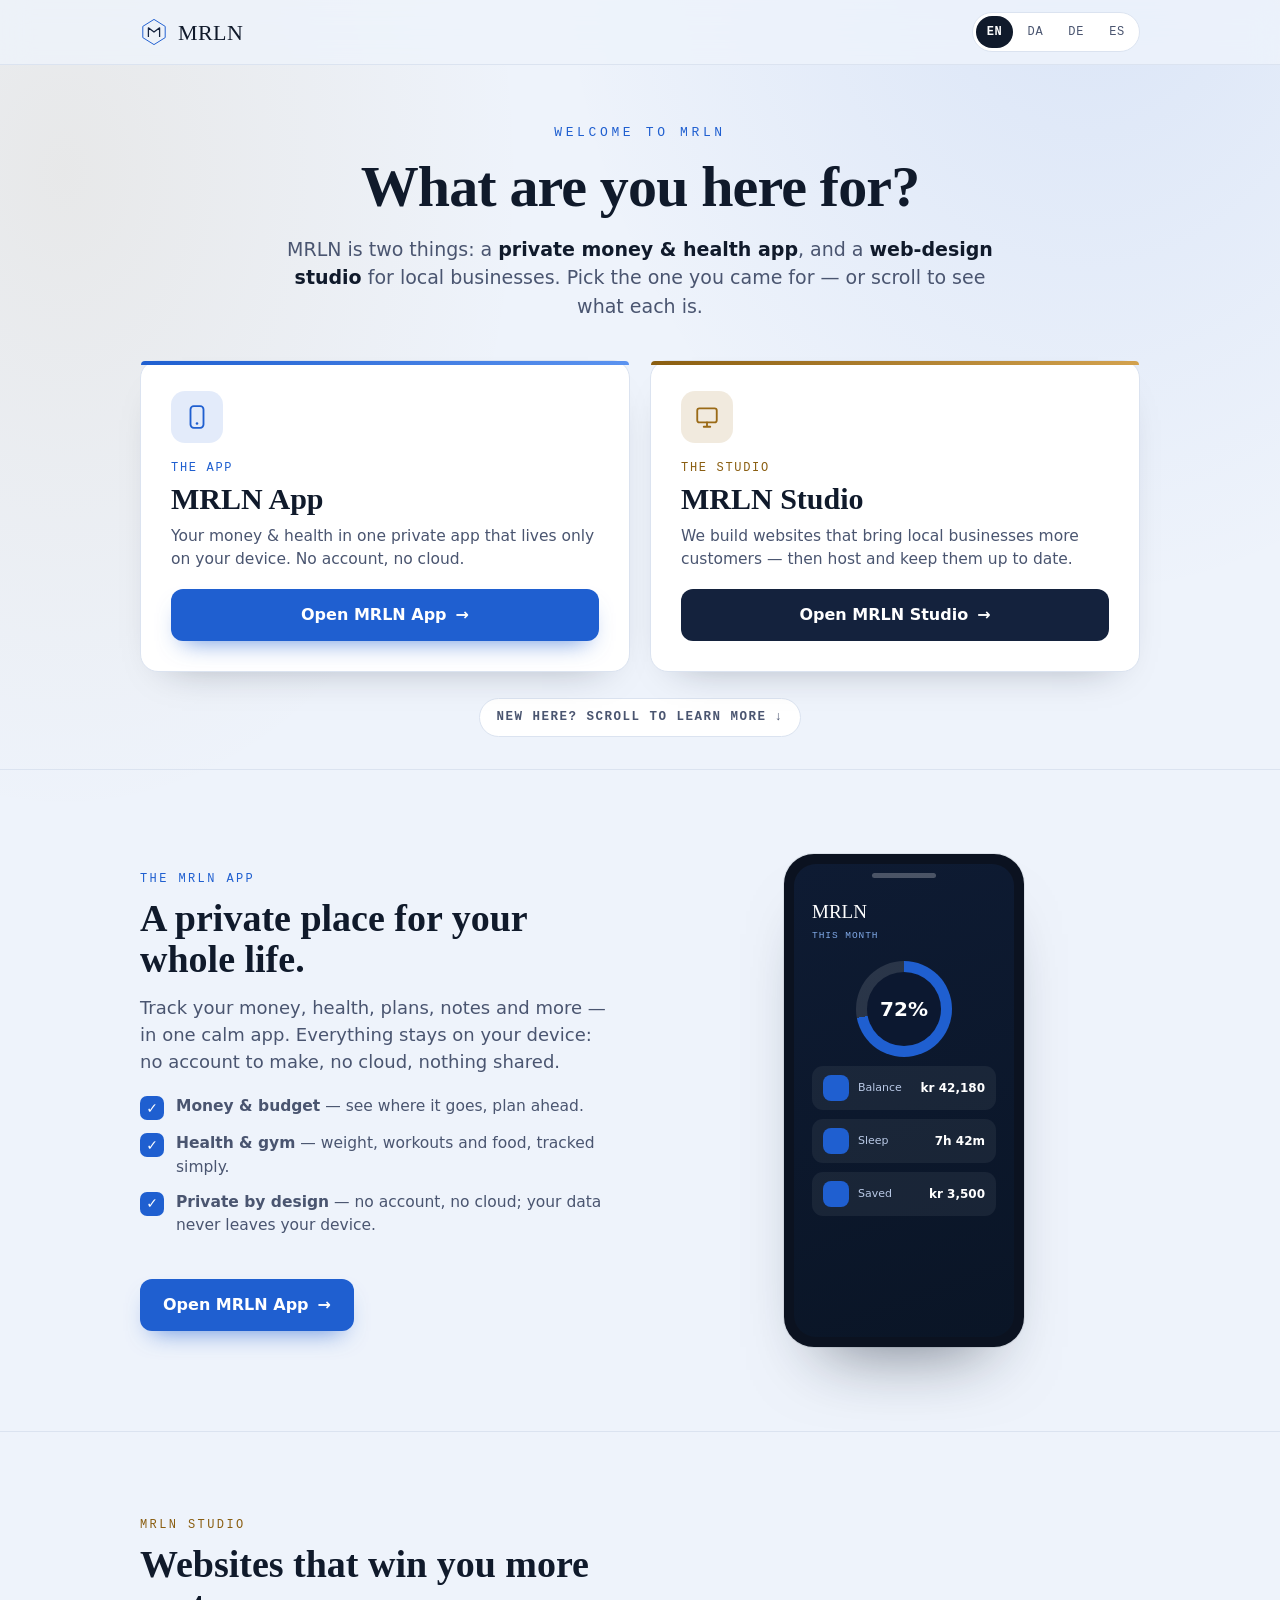
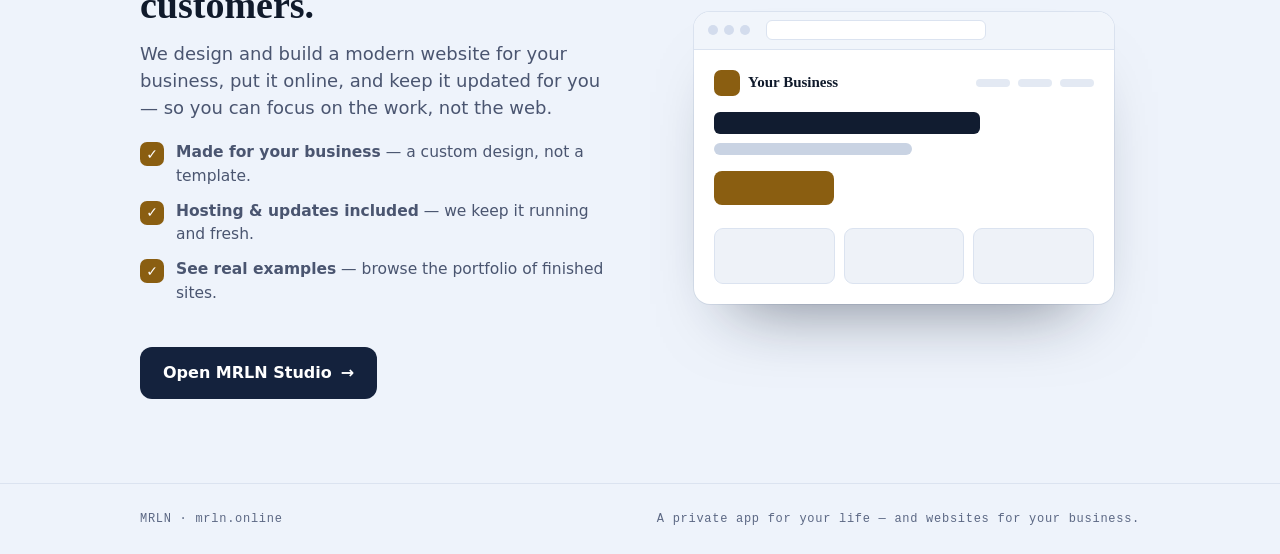
<file: index.html>
<!doctype html>
<html lang="en">
<head>
<meta charset="utf-8">
<script>
/* Installed / PWA users open the APP, not this marketing front door. */
(function(){try{
  var standalone=(window.matchMedia&&window.matchMedia('(display-mode: standalone)').matches)
    ||window.navigator.standalone===true
    ||(document.referrer||'').indexOf('android-app://')===0;
  if(standalone){ location.replace('./app.html'); }
}catch(e){}})();
</script>
<script>document.documentElement.classList.add('js')</script>
<meta name="viewport" content="width=device-width, initial-scale=1, viewport-fit=cover">
<title>MRLN</title>
<meta name="description" content="MRLN is two things: a private money & health app, and a web-design studio for local businesses. Open the app or explore the studio.">
<link rel="canonical" href="https://mrln.online/">
<style>
:root{
  --bg:#eef3fb; --card:#ffffff; --ink:#101a2b; --muted:#4a5570; --faint:#5c6884;
  --line:#dbe3f0; --app:#1f5fd0; --app-2:#1850b8; --studio:#8a5e11; --studio-2:#734d0e;
  --navy:#14223d;
  --serif:"Iowan Old Style","Palatino Linotype",Palatino,Georgia,"Times New Roman",serif;
  --sans:ui-sans-serif,system-ui,-apple-system,"Segoe UI",Roboto,Helvetica,Arial,sans-serif;
  --mono:ui-monospace,"SFMono-Regular",Menlo,Consolas,monospace;
  --ease:cubic-bezier(.22,1,.36,1); --r:18px;
}
*{box-sizing:border-box;margin:0;padding:0}
html{scroll-behavior:smooth}
body{background:var(--bg);color:var(--ink);font-family:var(--sans);-webkit-font-smoothing:antialiased;line-height:1.5;
  background-image:radial-gradient(70% 55% at 85% -5%,rgba(31,95,208,.10),transparent 60%),
                   radial-gradient(60% 50% at 5% 8%,rgba(154,106,22,.08),transparent 60%)}
a{color:inherit;text-decoration:none}
img,svg{max-width:100%;display:block}
:focus-visible{outline:3px solid var(--app);outline-offset:3px;border-radius:6px}
.wrap{max-width:1080px;margin:0 auto;padding:0 clamp(18px,5vw,40px)}

/* header */
.bar{position:sticky;top:0;z-index:20;background:rgba(238,243,251,.82);backdrop-filter:saturate(160%) blur(14px);
  border-bottom:1px solid var(--line)}
.bar .wrap{display:flex;align-items:center;justify-content:space-between;height:64px;gap:12px}
.brand{display:inline-flex;align-items:center;gap:10px;font-family:var(--serif);font-size:22px;letter-spacing:.02em;color:var(--ink)}
.brand svg{width:28px;height:28px}
.langs{display:inline-flex;gap:3px;background:#fff;border:1px solid var(--line);border-radius:999px;padding:3px}
.langs button{font:inherit;font-family:var(--mono);font-size:12px;letter-spacing:.06em;color:var(--muted);background:transparent;border:0;
  padding:7px 11px;border-radius:999px;cursor:pointer;transition:background .2s,color .2s}
.langs button:hover{color:var(--ink)}
.langs button[aria-pressed="true"]{background:var(--ink);color:#fff;font-weight:700}

/* hero */
.hero{padding:clamp(34px,6vw,58px) 0 clamp(22px,3vw,32px);text-align:center}
.eyebrow{font-family:var(--mono);font-size:13px;letter-spacing:.28em;text-transform:uppercase;color:var(--app)}
.hero h1{font-family:var(--serif);font-size:clamp(34px,6vw,58px);line-height:1.04;letter-spacing:-.015em;margin-top:14px}
.hero .lead{margin:18px auto 0;max-width:60ch;font-size:clamp(16px,1.9vw,19px);color:var(--muted)}
.hero .lead b{color:var(--ink);font-weight:700}

/* the two choices */
.choices{display:grid;grid-template-columns:1fr 1fr;gap:20px;margin-top:clamp(28px,4vw,40px);text-align:left}
@media(max-width:720px){.choices{grid-template-columns:1fr;gap:16px}}
.choice{position:relative;background:var(--card);border:1px solid var(--line);border-radius:var(--r);padding:clamp(22px,3vw,30px);
  box-shadow:0 18px 40px -28px rgba(16,26,43,.4);transition:transform .3s var(--ease),box-shadow .3s var(--ease),border-color .3s var(--ease);
  display:flex;flex-direction:column}
.choice:hover{transform:translateY(-4px);box-shadow:0 26px 54px -28px rgba(16,26,43,.5)}
.choice::before{content:"";position:absolute;left:0;top:0;height:4px;width:100%;border-radius:var(--r) var(--r) 0 0}
.choice-app::before{background:linear-gradient(90deg,var(--app),#5b93f0)}
.choice-studio::before{background:linear-gradient(90deg,var(--studio),#d3a24e)}
.choice .ic{width:52px;height:52px;border-radius:14px;display:grid;place-items:center;margin-bottom:16px}
.choice-app .ic{background:rgba(31,95,208,.12)}
.choice-studio .ic{background:rgba(154,106,22,.14)}
.choice .tag{font-family:var(--mono);font-size:12px;letter-spacing:.14em;text-transform:uppercase}
.choice-app .tag{color:var(--app)} .choice-studio .tag{color:var(--studio)}
.choice h2{font-family:var(--serif);font-size:clamp(24px,3vw,30px);margin-top:6px;line-height:1.05}
.choice p{margin-top:10px;color:var(--muted);font-size:15.5px;flex:1}
.btn{display:inline-flex;align-items:center;justify-content:center;gap:9px;min-height:52px;margin-top:18px;padding:0 22px;border-radius:12px;
  font-weight:700;font-size:16px;border:1px solid transparent;transition:transform .2s var(--ease),background .2s,box-shadow .2s;white-space:nowrap}
.btn:active{transform:translateY(1px)}
.btn .ar{transition:transform .25s var(--ease)}
.choice:hover .btn .ar{transform:translateX(4px)}
.btn-app{background:var(--app);color:#fff;box-shadow:0 12px 24px -12px rgba(31,95,208,.7)}
.btn-app:hover{background:var(--app-2)}
.btn-studio{background:var(--navy);color:#fff}
.btn-studio:hover{background:#0e1930}
.scrollcue{margin:26px auto 0;display:inline-flex;align-items:center;gap:8px;color:var(--muted);font-weight:600;font-family:var(--mono);font-size:12.5px;letter-spacing:.12em;text-transform:uppercase;padding:9px 16px;border:1px solid var(--line);border-radius:999px;background:#fff}
.scrollcue:hover{color:var(--ink);border-color:var(--app)}
.scrollcue span{animation:bob 1.8s ease-in-out infinite}
@keyframes bob{0%,100%{transform:translateY(0)}50%{transform:translateY(4px)}}
@media(prefers-reduced-motion:reduce){.scrollcue span{animation:none}}

/* explainer sections */
.section{padding:clamp(40px,7vw,84px) 0;border-top:1px solid var(--line)}
.section .wrap{display:grid;grid-template-columns:1fr 1fr;gap:clamp(28px,5vw,56px);align-items:center}
.section.flip .visual{order:2}
@media(max-width:820px){.section .wrap{grid-template-columns:1fr;gap:24px}.section.flip .visual{order:0}}
.kicker{font-family:var(--mono);font-size:12px;letter-spacing:.2em;text-transform:uppercase}
.section-app .kicker{color:var(--app)} .section-studio .kicker{color:var(--studio)}
.section h3{font-family:var(--serif);font-size:clamp(26px,3.4vw,38px);margin-top:10px;line-height:1.08}
.section p.big{margin-top:14px;font-size:clamp(16px,1.8vw,18px);color:var(--muted);max-width:46ch}
.plist{list-style:none;margin:20px 0 0;display:grid;gap:12px}
.plist li{display:flex;gap:12px;align-items:flex-start;font-size:15.5px;color:var(--ink)}
.plist .ck{flex:none;width:24px;height:24px;border-radius:7px;display:grid;place-items:center;margin-top:1px;font-size:14px;color:#fff}
.section-app .ck{background:var(--app)} .section-studio .ck{background:var(--studio)}
.plist b{font-weight:700} .plist span{color:var(--muted)}
.section .go{margin-top:24px}

/* device mockups (pure CSS/SVG, communicate app vs website instantly) */
.visual{display:flex;justify-content:center}
.phone{width:min(240px,64vw);aspect-ratio:9/18.5;background:#0b1220;border-radius:30px;padding:10px;
  box-shadow:0 40px 70px -40px rgba(16,26,43,.6),0 0 0 1px rgba(16,26,43,.08);position:relative}
.phone .scr{width:100%;height:100%;border-radius:22px;background:linear-gradient(160deg,#0e1b33,#0a1526);overflow:hidden;position:relative;color:#dfeaff}
.phone .nub{position:absolute;top:9px;left:50%;transform:translateX(-50%);width:64px;height:5px;border-radius:3px;background:rgba(255,255,255,.25);z-index:2}
.mock-pad{padding:34px 18px 18px}
.mock-h{font-family:var(--serif);font-size:19px;color:#fff}
.mock-sub{font-family:var(--mono);font-size:9.5px;letter-spacing:.1em;color:#7fa8e6;margin-top:2px;text-transform:uppercase}
.ring{width:96px;height:96px;margin:18px auto 6px;border-radius:50%;background:conic-gradient(var(--app) 0 72%,rgba(255,255,255,.12) 72% 100%);display:grid;place-items:center}
.ring i{width:74px;height:74px;border-radius:50%;background:#0c1830;display:grid;place-items:center;font-weight:800;font-size:20px;color:#fff;font-style:normal}
.mrow{display:flex;align-items:center;gap:9px;background:rgba(255,255,255,.06);border-radius:11px;padding:9px 11px;margin-top:9px}
.mrow .d{width:26px;height:26px;border-radius:8px;background:var(--app);flex:none}
.mrow .t{font-size:11px;color:#b9c9e6} .mrow .v{margin-left:auto;font-weight:700;font-size:12px;color:#fff}
.browser{width:min(420px,86vw);background:#fff;border-radius:16px;overflow:hidden;box-shadow:0 40px 70px -40px rgba(16,26,43,.55),0 0 0 1px var(--line)}
.browser .top{height:38px;background:#f1f5fb;border-bottom:1px solid var(--line);display:flex;align-items:center;gap:6px;padding:0 14px}
.browser .top i{width:10px;height:10px;border-radius:50%;background:#d3dced;display:block}
.browser .top .url{margin-left:10px;height:20px;flex:1;max-width:220px;background:#fff;border:1px solid var(--line);border-radius:6px}
.site{padding:20px}
.site .snav{display:flex;align-items:center;gap:8px;margin-bottom:16px}
.site .logo{width:26px;height:26px;border-radius:7px;background:var(--studio)}
.site .snav b{font-family:var(--serif);font-size:15px}
.site .snav .sp{margin-left:auto;display:flex;gap:8px}
.site .snav .sp i{width:34px;height:8px;border-radius:4px;background:#e3e9f3;display:block}
.site .hh{height:22px;width:70%;border-radius:6px;background:#111c30;margin-bottom:9px}
.site .hl{height:12px;width:52%;border-radius:6px;background:#c9d3e3;margin-bottom:16px}
.site .pill{display:inline-block;height:34px;width:120px;border-radius:8px;background:var(--studio)}
.site .cards{display:grid;grid-template-columns:1fr 1fr 1fr;gap:9px;margin-top:16px}
.site .cards i{height:56px;border-radius:9px;background:#eef2f8;border:1px solid var(--line);display:block}

/* footer */
.foot{border-top:1px solid var(--line);padding:26px 0;color:var(--faint);font-family:var(--mono);font-size:12px;letter-spacing:.06em}
.foot .wrap{display:flex;flex-wrap:wrap;gap:12px;align-items:center;justify-content:space-between}
.foot a{color:var(--muted)}

/* gentle reveal — content is ALWAYS visible (no opacity hiding); JS only slides it up a touch */
.js .rv{transform:translateY(14px);transition:transform .7s var(--ease)}
.js .rv.in{transform:none}
@media(prefers-reduced-motion:reduce){.js .rv{transform:none!important;transition:none}}
</style>
</head>
<body>
<header class="bar">
  <div class="wrap">
    <a class="brand" href="/"><svg viewBox="0 0 40 40" aria-hidden="true"><path d="M20 2 36 12v16L20 38 4 28V12Z" fill="none" stroke="#1f5fd0" stroke-width="1.4"/><path d="M12 27V14l8 6 8-6v13" fill="none" stroke="#14223d" stroke-width="1.8" stroke-linejoin="round"/></svg>MRLN</a>
    <div class="langs" role="group" aria-label="Language">
      <button type="button" data-lang="en" aria-pressed="true">EN</button>
      <button type="button" data-lang="da" aria-pressed="false">DA</button>
      <button type="button" data-lang="de" aria-pressed="false">DE</button>
      <button type="button" data-lang="es" aria-pressed="false">ES</button>
    </div>
  </div>
</header>

<main>
  <section class="hero">
    <div class="wrap">
      <p class="eyebrow" data-i18n="eyebrow">Welcome to MRLN</p>
      <h1 data-i18n="h1">What are you here for?</h1>
      <p class="lead" data-i18n-html="lead">MRLN is two things: a <b>private money &amp; health app</b>, and a <b>web-design studio</b> for local businesses. Pick the one you came for &mdash; or scroll to see what each is.</p>

      <div class="choices">
        <div class="choice choice-app rv">
          <div class="ic" aria-hidden="true"><svg width="26" height="26" viewBox="0 0 24 24" fill="none"><rect x="6" y="2" width="12" height="20" rx="3" stroke="#1f5fd0" stroke-width="1.7"/><circle cx="12" cy="18" r="1.2" fill="#1f5fd0"/></svg></div>
          <span class="tag" data-i18n="app_tag">The App</span>
          <h2 data-i18n="app_h">MRLN App</h2>
          <p data-i18n="app_p">Your money &amp; health in one private app that lives only on your device. No account, no cloud.</p>
          <a class="btn btn-app" href="mrln.html"><span data-i18n="app_cta">Open MRLN App</span> <span class="ar" aria-hidden="true">&rarr;</span></a>
        </div>
        <div class="choice choice-studio rv">
          <div class="ic" aria-hidden="true"><svg width="26" height="26" viewBox="0 0 24 24" fill="none"><rect x="3" y="4" width="18" height="13" rx="2" stroke="#9a6a16" stroke-width="1.7"/><path d="M9 21h6M12 17v4" stroke="#9a6a16" stroke-width="1.7" stroke-linecap="round"/></svg></div>
          <span class="tag" data-i18n="studio_tag">The Studio</span>
          <h2 data-i18n="studio_h">MRLN Studio</h2>
          <p data-i18n="studio_p">We build websites that bring local businesses more customers &mdash; then host and keep them up to date.</p>
          <a class="btn btn-studio" href="portfolio.html"><span data-i18n="studio_cta">Open MRLN Studio</span> <span class="ar" aria-hidden="true">&rarr;</span></a>
        </div>
      </div>

      <a class="scrollcue" href="#app"><span data-i18n="scrollcue">New here? Scroll to learn more</span> <span aria-hidden="true">&darr;</span></a>
    </div>
  </section>

  <section class="section section-app" id="app">
    <div class="wrap">
      <div class="text rv">
        <p class="kicker" data-i18n="app_kicker">The MRLN App</p>
        <h3 data-i18n="app_title">A private place for your whole life.</h3>
        <p class="big" data-i18n="app_lead">Track your money, health, plans, notes and more &mdash; in one calm app. Everything stays on your device: no account to make, no cloud, nothing shared.</p>
        <ul class="plist">
          <li><span class="ck" aria-hidden="true">&check;</span><span><b data-i18n="app_f1b">Money &amp; budget</b> &mdash; <span data-i18n="app_f1">see where it goes, plan ahead.</span></span></li>
          <li><span class="ck" aria-hidden="true">&check;</span><span><b data-i18n="app_f2b">Health &amp; gym</b> &mdash; <span data-i18n="app_f2">weight, workouts and food, tracked simply.</span></span></li>
          <li><span class="ck" aria-hidden="true">&check;</span><span><b data-i18n="app_f3b">Private by design</b> &mdash; <span data-i18n="app_f3">no account, no cloud; your data never leaves your device.</span></span></li>
        </ul>
        <div class="go"><a class="btn btn-app" href="mrln.html"><span data-i18n="app_cta2">Open MRLN App</span> <span class="ar" aria-hidden="true">&rarr;</span></a></div>
      </div>
      <div class="visual rv" aria-hidden="true">
        <div class="phone"><div class="scr"><span class="nub"></span>
          <div class="mock-pad">
            <div class="mock-h">MRLN</div><div class="mock-sub">This month</div>
            <div class="ring"><i>72%</i></div>
            <div class="mrow"><span class="d"></span><span class="t">Balance</span><span class="v">kr 42,180</span></div>
            <div class="mrow"><span class="d"></span><span class="t">Sleep</span><span class="v">7h 42m</span></div>
            <div class="mrow"><span class="d"></span><span class="t">Saved</span><span class="v">kr 3,500</span></div>
          </div>
        </div></div>
      </div>
    </div>
  </section>

  <section class="section section-studio flip" id="studio">
    <div class="wrap">
      <div class="text rv">
        <p class="kicker" data-i18n="studio_kicker">MRLN Studio</p>
        <h3 data-i18n="studio_title">Websites that win you more customers.</h3>
        <p class="big" data-i18n="studio_lead">We design and build a modern website for your business, put it online, and keep it updated for you &mdash; so you can focus on the work, not the web.</p>
        <ul class="plist">
          <li><span class="ck" aria-hidden="true">&check;</span><span><b data-i18n="studio_f1b">Made for your business</b> &mdash; <span data-i18n="studio_f1">a custom design, not a template.</span></span></li>
          <li><span class="ck" aria-hidden="true">&check;</span><span><b data-i18n="studio_f2b">Hosting &amp; updates included</b> &mdash; <span data-i18n="studio_f2">we keep it running and fresh.</span></span></li>
          <li><span class="ck" aria-hidden="true">&check;</span><span><b data-i18n="studio_f3b">See real examples</b> &mdash; <span data-i18n="studio_f3">browse the portfolio of finished sites.</span></span></li>
        </ul>
        <div class="go"><a class="btn btn-studio" href="portfolio.html"><span data-i18n="studio_cta2">Open MRLN Studio</span> <span class="ar" aria-hidden="true">&rarr;</span></a></div>
      </div>
      <div class="visual rv" aria-hidden="true">
        <div class="browser">
          <div class="top"><i></i><i></i><i></i><span class="url"></span></div>
          <div class="site">
            <div class="snav"><span class="logo"></span><b>Your Business</b><span class="sp"><i></i><i></i><i></i></span></div>
            <div class="hh"></div><div class="hl"></div><span class="pill"></span>
            <div class="cards"><i></i><i></i><i></i></div>
          </div>
        </div>
      </div>
    </div>
  </section>
</main>

<footer class="foot">
  <div class="wrap">
    <span>MRLN &middot; mrln.online</span>
    <span data-i18n="foot">A private app for your life &mdash; and websites for your business.</span>
  </div>
</footer>

<script>
var L10N = {
  en:{eyebrow:"Welcome to MRLN", h1:"What are you here for?",
      lead:"MRLN is two things: a <b>private money &amp; health app</b>, and a <b>web-design studio</b> for local businesses. Pick the one you came for &mdash; or scroll to see what each is.",
      app_tag:"The App", app_h:"MRLN App", app_p:"Your money & health in one private app that lives only on your device. No account, no cloud.", app_cta:"Open MRLN App", app_cta2:"Open MRLN App",
      studio_tag:"The Studio", studio_h:"MRLN Studio", studio_p:"We build websites that bring local businesses more customers — then host and keep them up to date.", studio_cta:"Open MRLN Studio", studio_cta2:"Open MRLN Studio",
      scrollcue:"New here? Scroll to learn more",
      app_kicker:"The MRLN App", app_title:"A private place for your whole life.", app_lead:"Track your money, health, plans, notes and more — in one calm app. Everything stays on your device: no account to make, no cloud, nothing shared.",
      app_f1b:"Money & budget", app_f1:"see where it goes, plan ahead.", app_f2b:"Health & gym", app_f2:"weight, workouts and food, tracked simply.", app_f3b:"Private by design", app_f3:"no account, no cloud; your data never leaves your device.",
      studio_kicker:"MRLN Studio", studio_title:"Websites that win you more customers.", studio_lead:"We design and build a modern website for your business, put it online, and keep it updated for you — so you can focus on the work, not the web.",
      studio_f1b:"Made for your business", studio_f1:"a custom design, not a template.", studio_f2b:"Hosting & updates included", studio_f2:"we keep it running and fresh.", studio_f3b:"See real examples", studio_f3:"browse the portfolio of finished sites.",
      foot:"A private app for your life — and websites for your business."},
  da:{eyebrow:"Velkommen til MRLN", h1:"Hvad er du her for?",
      lead:"MRLN er to ting: en <b>privat økonomi- og sundhedsapp</b>, og et <b>webdesign-studie</b> for lokale virksomheder. Vælg det, du kom efter &mdash; eller scroll for at se hvad hver især er.",
      app_tag:"Appen", app_h:"MRLN App", app_p:"Din økonomi og sundhed i én privat app, der kun findes på din egen enhed. Ingen konto, ingen sky.", app_cta:"Åbn MRLN App", app_cta2:"Åbn MRLN App",
      studio_tag:"Studiet", studio_h:"MRLN Studio", studio_p:"Vi bygger hjemmesider, der giver lokale virksomheder flere kunder &mdash; og hoster og holder dem opdateret.", studio_cta:"Åbn MRLN Studio", studio_cta2:"Åbn MRLN Studio",
      scrollcue:"Ny her? Scroll for at læse mere",
      app_kicker:"MRLN App", app_title:"Et privat sted til hele dit liv.", app_lead:"Hold styr på din økonomi, sundhed, planer, noter og mere &mdash; i én rolig app. Alt bliver på din enhed: ingen konto, ingen sky, intet deles.",
      app_f1b:"Økonomi & budget", app_f1:"se hvor pengene går, planlæg frem.", app_f2b:"Sundhed & træning", app_f2:"vægt, træning og mad, simpelt registreret.", app_f3b:"Privat af design", app_f3:"ingen konto, ingen sky; dine data forlader aldrig din enhed.",
      studio_kicker:"MRLN Studio", studio_title:"Hjemmesider der giver dig flere kunder.", studio_lead:"Vi designer og bygger en moderne hjemmeside til din virksomhed, sætter den online og holder den opdateret for dig &mdash; så du kan fokusere på arbejdet, ikke på nettet.",
      studio_f1b:"Lavet til din virksomhed", studio_f1:"et unikt design, ikke en skabelon.", studio_f2b:"Hosting & opdateringer inkluderet", studio_f2:"vi holder den kørende og frisk.", studio_f3b:"Se rigtige eksempler", studio_f3:"gennemse porteføljen af færdige sider.",
      foot:"En privat app til dit liv &mdash; og hjemmesider til din virksomhed."},
  de:{eyebrow:"Willkommen bei MRLN", h1:"Wofür sind Sie hier?",
      lead:"MRLN ist zweierlei: eine <b>private Finanz- & Gesundheits-App</b> und ein <b>Webdesign-Studio</b> für lokale Unternehmen. Wählen Sie, wofür Sie gekommen sind &mdash; oder scrollen Sie, um beides zu sehen.",
      app_tag:"Die App", app_h:"MRLN App", app_p:"Ihre Finanzen und Gesundheit in einer privaten App, die nur auf Ihrem Gerät lebt. Kein Konto, keine Cloud.", app_cta:"MRLN App öffnen", app_cta2:"MRLN App öffnen",
      studio_tag:"Das Studio", studio_h:"MRLN Studio", studio_p:"Wir bauen Websites, die lokalen Unternehmen mehr Kunden bringen &mdash; und hosten und pflegen sie.", studio_cta:"MRLN Studio öffnen", studio_cta2:"MRLN Studio öffnen",
      scrollcue:"Neu hier? Scrollen für mehr",
      app_kicker:"Die MRLN App", app_title:"Ein privater Ort für Ihr ganzes Leben.", app_lead:"Verfolgen Sie Ihre Finanzen, Gesundheit, Pläne, Notizen und mehr &mdash; in einer ruhigen App. Alles bleibt auf Ihrem Gerät: kein Konto, keine Cloud, nichts geteilt.",
      app_f1b:"Finanzen & Budget", app_f1:"sehen, wohin es geht, vorausplanen.", app_f2b:"Gesundheit & Fitness", app_f2:"Gewicht, Training und Essen, einfach erfasst.", app_f3b:"Privat by Design", app_f3:"kein Konto, keine Cloud; Ihre Daten verlassen nie Ihr Gerät.",
      studio_kicker:"MRLN Studio", studio_title:"Websites, die Ihnen mehr Kunden bringen.", studio_lead:"Wir gestalten und bauen eine moderne Website für Ihr Unternehmen, bringen sie online und halten sie aktuell &mdash; damit Sie sich auf die Arbeit konzentrieren können.",
      studio_f1b:"Für Ihr Unternehmen gemacht", studio_f1:"ein individuelles Design, keine Vorlage.", studio_f2b:"Hosting & Updates inklusive", studio_f2:"wir halten sie am Laufen und frisch.", studio_f3b:"Echte Beispiele ansehen", studio_f3:"durchstöbern Sie das Portfolio fertiger Seiten.",
      foot:"Eine private App für Ihr Leben &mdash; und Websites für Ihr Unternehmen."},
  es:{eyebrow:"Bienvenido a MRLN", h1:"¿A qué vienes?",
      lead:"MRLN es dos cosas: una <b>app privada de finanzas y salud</b>, y un <b>estudio de diseño web</b> para negocios locales. Elige lo que buscas &mdash; o desplázate para ver cada una.",
      app_tag:"La App", app_h:"MRLN App", app_p:"Tus finanzas y salud en una app privada que vive solo en tu dispositivo. Sin cuenta, sin nube.", app_cta:"Abrir MRLN App", app_cta2:"Abrir MRLN App",
      studio_tag:"El Estudio", studio_h:"MRLN Studio", studio_p:"Creamos sitios web que atraen más clientes a negocios locales &mdash; y los alojamos y mantenemos actualizados.", studio_cta:"Abrir MRLN Studio", studio_cta2:"Abrir MRLN Studio",
      scrollcue:"¿Nuevo aquí? Desplázate para saber más",
      app_kicker:"La MRLN App", app_title:"Un lugar privado para toda tu vida.", app_lead:"Controla tu dinero, salud, planes, notas y más &mdash; en una app tranquila. Todo se queda en tu dispositivo: sin cuenta, sin nube, nada compartido.",
      app_f1b:"Dinero y presupuesto", app_f1:"ve a dónde va, planifica con antelación.", app_f2b:"Salud y gimnasio", app_f2:"peso, entrenos y comida, registrados fácil.", app_f3b:"Privado por diseño", app_f3:"sin cuenta, sin nube; tus datos nunca salen de tu dispositivo.",
      studio_kicker:"MRLN Studio", studio_title:"Sitios web que te dan más clientes.", studio_lead:"Diseñamos y creamos un sitio web moderno para tu negocio, lo publicamos y lo mantenemos actualizado &mdash; para que te centres en tu trabajo, no en la web.",
      studio_f1b:"Hecho para tu negocio", studio_f1:"un diseño a medida, no una plantilla.", studio_f2b:"Alojamiento y actualizaciones incluidos", studio_f2:"lo mantenemos funcionando y fresco.", studio_f3b:"Mira ejemplos reales", studio_f3:"explora el portafolio de sitios terminados.",
      foot:"Una app privada para tu vida &mdash; y sitios web para tu negocio."}
};
var lang="en";
function applyLang(l){ if(!L10N[l])l="en"; lang=l; var t=L10N[l];
  document.querySelectorAll("[data-i18n]").forEach(function(el){ var k=el.getAttribute("data-i18n"); if(t[k]!=null) el.textContent=t[k]; });
  document.querySelectorAll("[data-i18n-html]").forEach(function(el){ var k=el.getAttribute("data-i18n-html"); if(t[k]!=null) el.innerHTML=t[k]; });
  document.documentElement.lang=l;
  document.querySelectorAll(".langs button").forEach(function(b){ b.setAttribute("aria-pressed", b.getAttribute("data-lang")===l?"true":"false"); });
  try{ localStorage.setItem("mrln_lang",l); }catch(e){}
}
document.querySelectorAll(".langs button").forEach(function(b){ b.addEventListener("click",function(){ applyLang(b.getAttribute("data-lang")); }); });
(function(){ var s; try{ s=localStorage.getItem("mrln_lang"); }catch(e){}
  if(!s){ var n=(navigator.language||"en").slice(0,2).toLowerCase(); if(L10N[n])s=n; }
  if(s&&s!=="en") applyLang(s); })();

/* gentle reveal on scroll (content already visible without JS) */
(function(){
  if(matchMedia("(prefers-reduced-motion:reduce)").matches){ document.querySelectorAll(".rv").forEach(function(e){e.classList.add("in");}); return; }
  if(!("IntersectionObserver" in window)){ document.querySelectorAll(".rv").forEach(function(e){e.classList.add("in");}); return; }
  var io=new IntersectionObserver(function(es){ es.forEach(function(en){ if(en.isIntersecting){ en.target.classList.add("in"); io.unobserve(en.target); } }); },{threshold:.14});
  document.querySelectorAll(".rv").forEach(function(e){ io.observe(e); });
  /* safety settle: nothing stays offset if the observer never fires for a section */
  setTimeout(function(){ document.querySelectorAll(".rv").forEach(function(e){ e.classList.add("in"); }); }, 1100);
})();
</script>
</body>
</html>
</file>
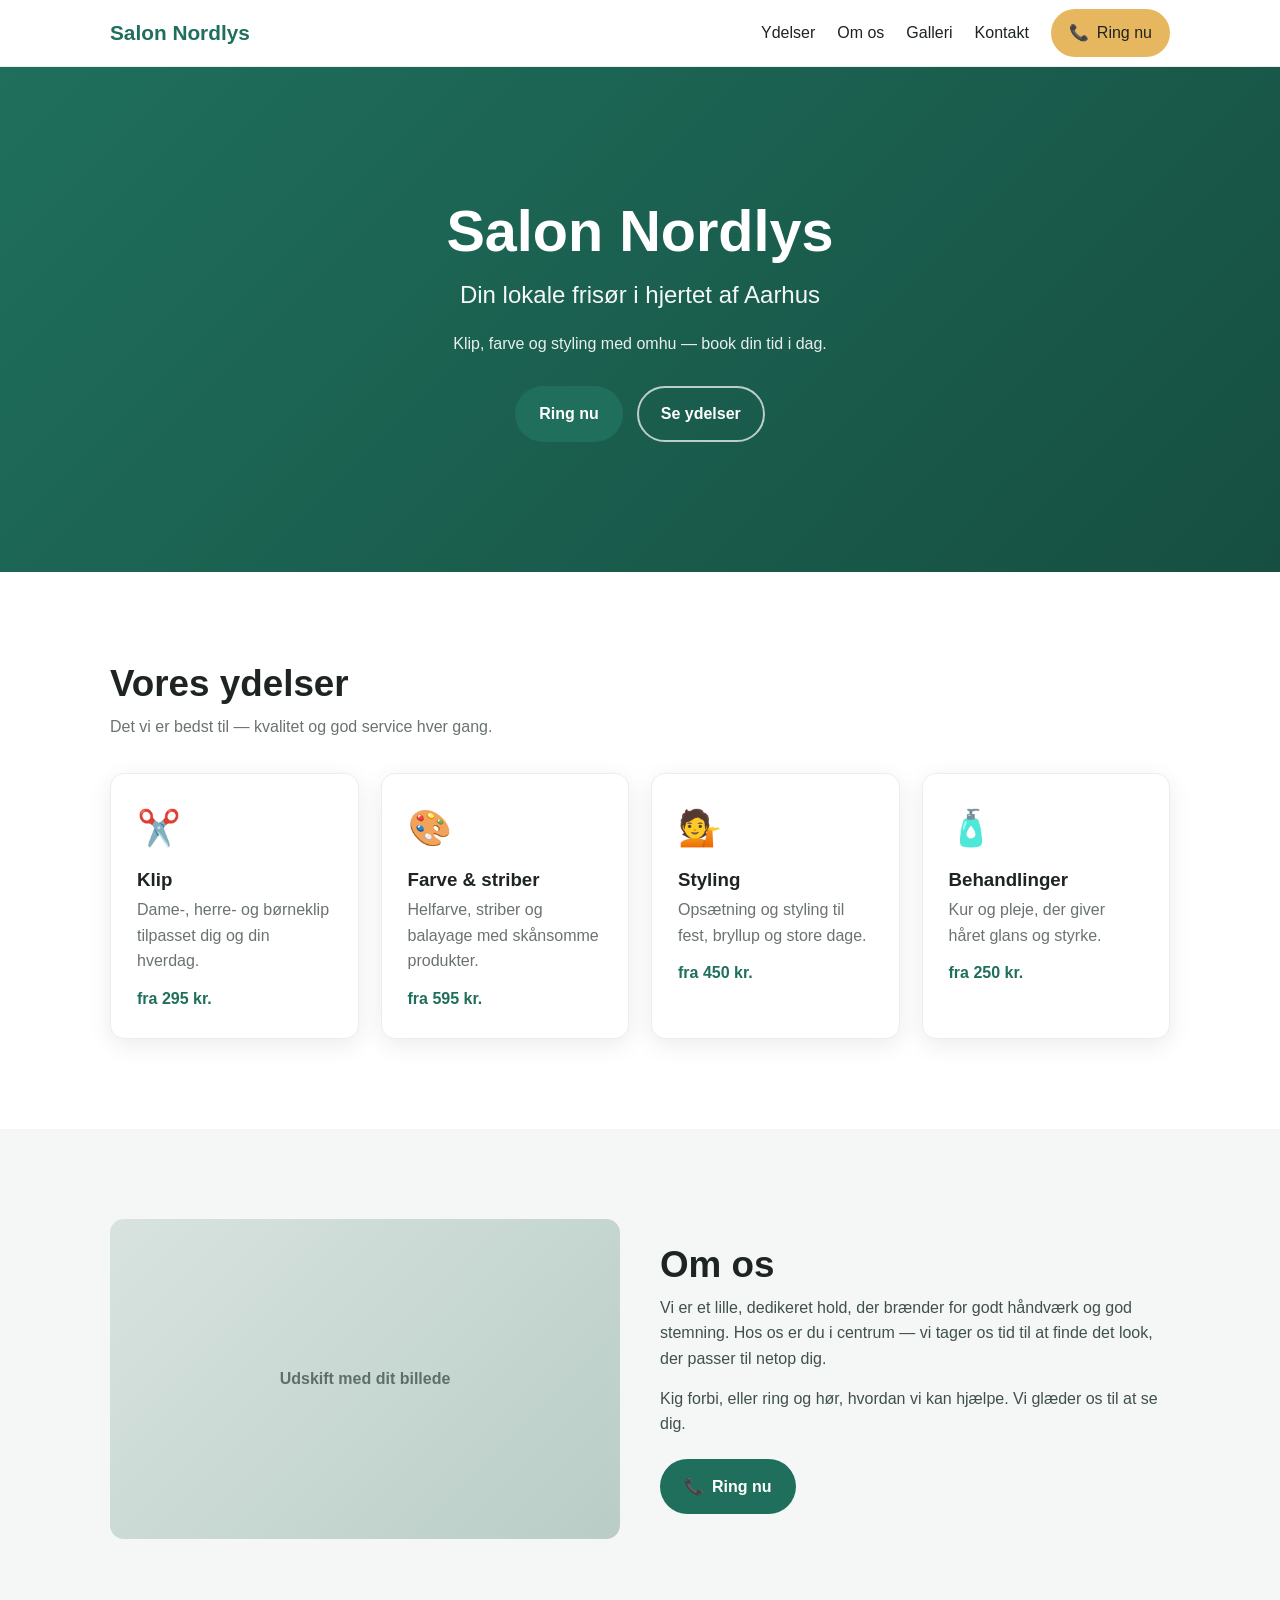
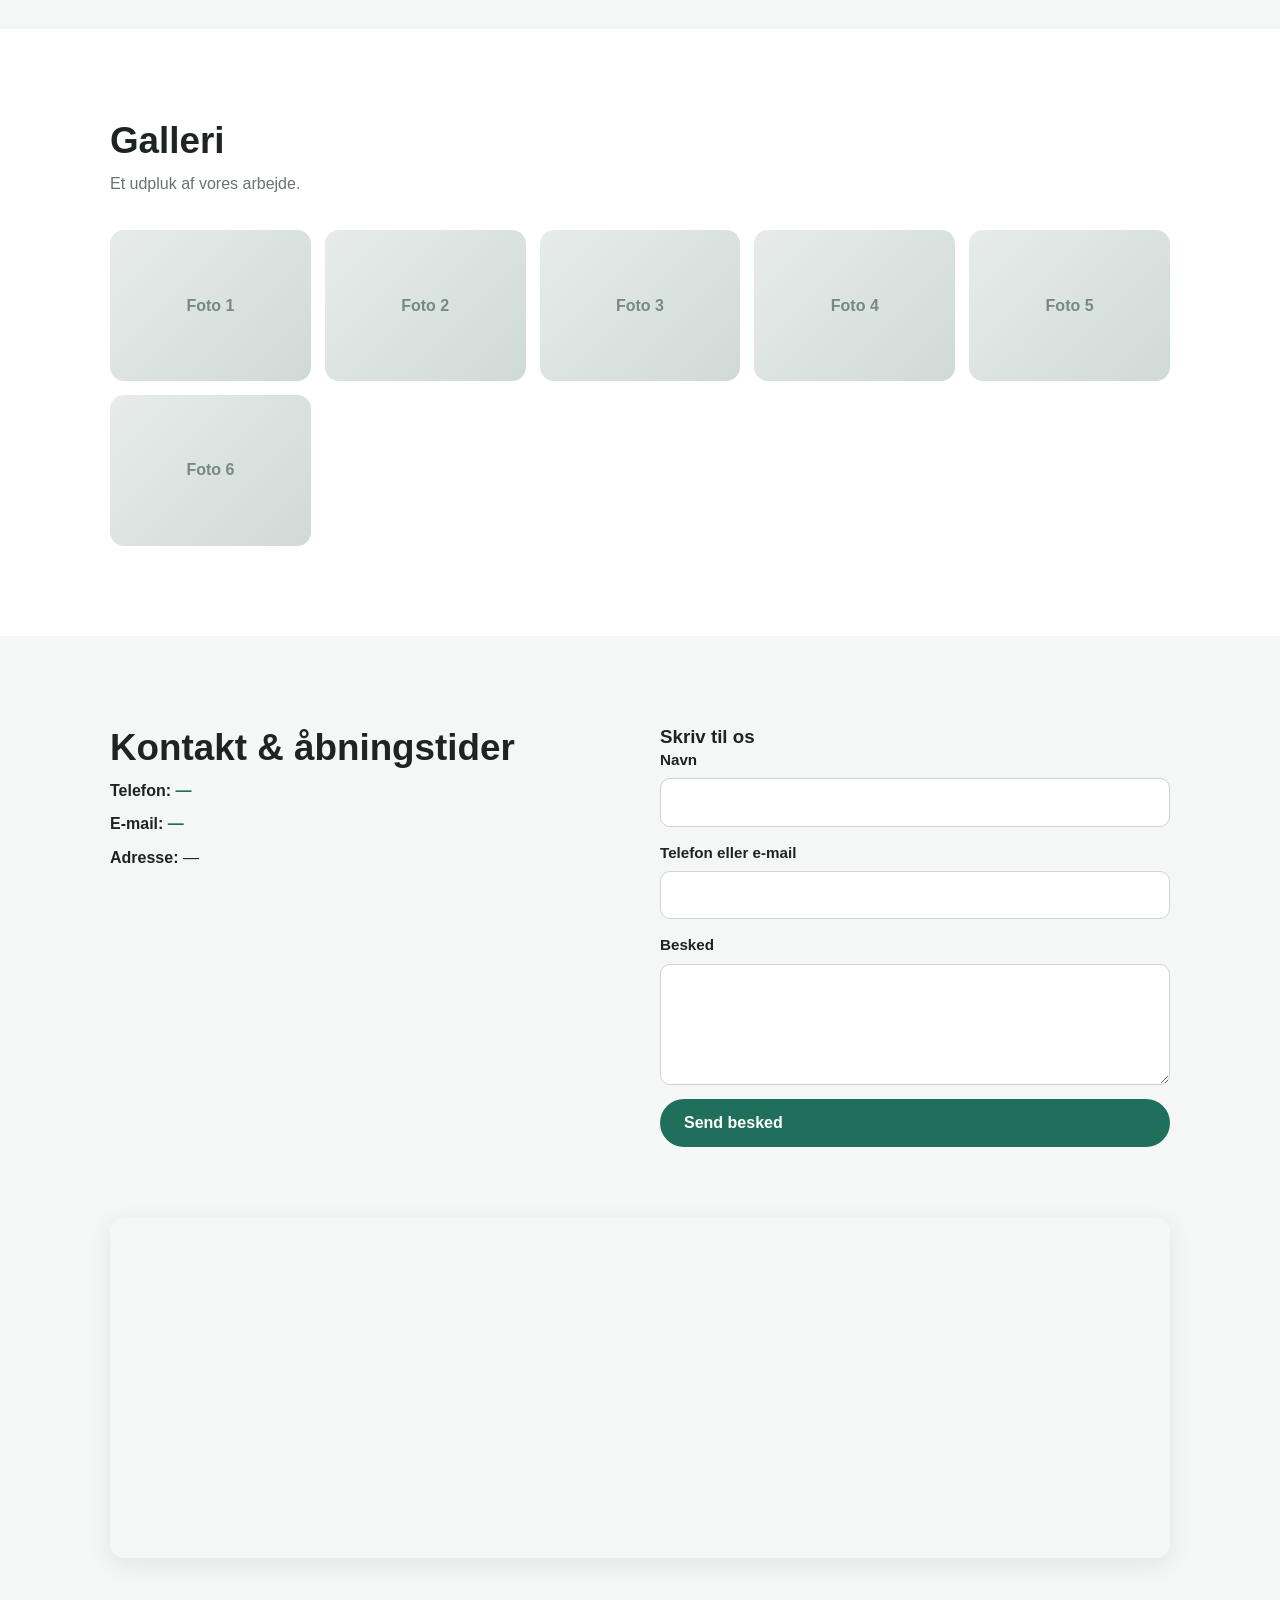
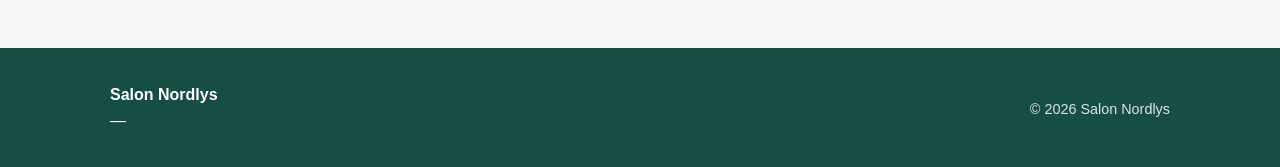
<file: template/index.html>
<!DOCTYPE html>
<html lang="da">
<head>
  <meta charset="UTF-8" />
  <meta name="viewport" content="width=device-width, initial-scale=1.0" />

  <!-- SEO: edit the description for each client (1-2 sentences with town + service) -->
  <title>Salon Nordlys – Frisør i Aarhus</title>
  <meta name="description"
        content="Salon Nordlys er din lokale frisør i Aarhus. Klip, farve og styling. Ring og book tid i dag." />

  <!-- Social sharing preview -->
  <meta property="og:title" content="Salon Nordlys – Frisør i Aarhus" />
  <meta property="og:description" content="Din lokale frisør i hjertet af Aarhus. Ring og book tid." />
  <meta property="og:type" content="website" />

  <link rel="stylesheet" href="styles.css" />
</head>
<body>

  <!-- ===================== HEADER ===================== -->
  <header class="site-header" id="top">
    <div class="container header-inner">
      <a href="#top" class="brand" data-cfg="businessName">Salon Nordlys</a>

      <nav class="nav" id="nav">
        <a href="#services">Ydelser</a>
        <a href="#about">Om os</a>
        <a href="#gallery">Galleri</a>
        <a href="#contact">Kontakt</a>
        <a class="btn btn-call nav-call" data-tel href="tel:">
          📞 <span data-cfg="phoneDisplay">Ring nu</span>
        </a>
      </nav>

      <button class="nav-toggle" id="navToggle" aria-label="Menu">☰</button>
    </div>
  </header>

  <!-- ===================== HERO ===================== -->
  <section class="hero">
    <div class="container hero-inner">
      <h1 data-cfg="businessName">Salon Nordlys</h1>
      <p class="tagline" data-cfg="tagline">Din lokale frisør i hjertet af Aarhus</p>
      <p class="hero-sub" data-cfg="heroSubtitle">
        Klip, farve og styling med omhu — book din tid i dag.
      </p>
      <div class="hero-cta">
        <a class="btn btn-primary" data-tel href="tel:">
          <span data-cfg="primaryCtaText">Ring og book tid</span>
        </a>
        <a class="btn btn-ghost" href="#services" data-cfg="secondaryCtaText">Se ydelser</a>
      </div>
    </div>
  </section>

  <!-- ===================== SERVICES =====================
       EDIT THESE CARDS per client: icon (emoji), title, text, optional price.
       Add or remove .service-card blocks as needed. -->
  <section class="section" id="services">
    <div class="container">
      <h2>Vores ydelser</h2>
      <p class="section-lead">Det vi er bedst til — kvalitet og god service hver gang.</p>

      <div class="cards">
        <div class="service-card">
          <div class="icon">✂️</div>
          <h3>Klip</h3>
          <p>Dame-, herre- og børneklip tilpasset dig og din hverdag.</p>
          <span class="price">fra 295 kr.</span>
        </div>
        <div class="service-card">
          <div class="icon">🎨</div>
          <h3>Farve & striber</h3>
          <p>Helfarve, striber og balayage med skånsomme produkter.</p>
          <span class="price">fra 595 kr.</span>
        </div>
        <div class="service-card">
          <div class="icon">💁</div>
          <h3>Styling</h3>
          <p>Opsætning og styling til fest, bryllup og store dage.</p>
          <span class="price">fra 450 kr.</span>
        </div>
        <div class="service-card">
          <div class="icon">🧴</div>
          <h3>Behandlinger</h3>
          <p>Kur og pleje, der giver håret glans og styrke.</p>
          <span class="price">fra 250 kr.</span>
        </div>
      </div>
    </div>
  </section>

  <!-- ===================== ABOUT ===================== -->
  <section class="section section-alt" id="about">
    <div class="container about-grid">
      <div class="about-photo" aria-hidden="true">
        <!-- Replace with a real photo: put it in /assets and set as background in styles.css (.about-photo) -->
        <span>Udskift med dit billede</span>
      </div>
      <div class="about-text">
        <h2>Om os</h2>
        <p>
          Vi er et lille, dedikeret hold, der brænder for godt håndværk og god
          stemning. Hos os er du i centrum — vi tager os tid til at finde det
          look, der passer til netop dig.
        </p>
        <p>
          Kig forbi, eller ring og hør, hvordan vi kan hjælpe. Vi glæder os til
          at se dig.
        </p>
        <a class="btn btn-primary" data-tel href="tel:">
          📞 <span data-cfg="phoneDisplay">Ring nu</span>
        </a>
      </div>
    </div>
  </section>

  <!-- ===================== GALLERY =====================
       Swap each placeholder for a real photo (see CUSTOMIZE.md). -->
  <section class="section" id="gallery">
    <div class="container">
      <h2>Galleri</h2>
      <p class="section-lead">Et udpluk af vores arbejde.</p>
      <div class="gallery">
        <div class="gallery-item"><span>Foto 1</span></div>
        <div class="gallery-item"><span>Foto 2</span></div>
        <div class="gallery-item"><span>Foto 3</span></div>
        <div class="gallery-item"><span>Foto 4</span></div>
        <div class="gallery-item"><span>Foto 5</span></div>
        <div class="gallery-item"><span>Foto 6</span></div>
      </div>
    </div>
  </section>

  <!-- ===================== CONTACT ===================== -->
  <section class="section section-alt" id="contact">
    <div class="container contact-grid">

      <div class="contact-info">
        <h2>Kontakt & åbningstider</h2>

        <p class="contact-line">
          <strong>Telefon:</strong>
          <a data-tel href="tel:"><span data-cfg="phoneDisplay">—</span></a>
        </p>
        <p class="contact-line">
          <strong>E-mail:</strong>
          <a data-email href="mailto:"><span data-cfg="email">—</span></a>
        </p>
        <p class="contact-line">
          <strong>Adresse:</strong>
          <span data-cfg="addressFull">—</span>
        </p>

        <table class="hours" id="hoursTable" aria-label="Åbningstider">
          <!-- filled in by app.js from config.js -->
        </table>
      </div>

      <div class="contact-form-wrap">
        <h3>Skriv til os</h3>
        <form id="contactForm" class="contact-form">
          <label>Navn
            <input type="text" name="name" required />
          </label>
          <label>Telefon eller e-mail
            <input type="text" name="contact" required />
          </label>
          <label>Besked
            <textarea name="message" rows="4" required></textarea>
          </label>
          <button type="submit" class="btn btn-primary">Send besked</button>
          <p class="form-status" id="formStatus" role="status"></p>
        </form>
      </div>
    </div>

    <div class="container">
      <div class="map-wrap">
        <iframe
          id="mapFrame"
          title="Kort"
          loading="lazy"
          referrerpolicy="no-referrer-when-downgrade"
          src="">
        </iframe>
      </div>
    </div>
  </section>

  <!-- ===================== FOOTER ===================== -->
  <footer class="site-footer">
    <div class="container footer-inner">
      <div>
        <strong data-cfg="businessName">Salon Nordlys</strong><br />
        <span data-cfg="addressFull">—</span>
      </div>
      <div class="footer-social" id="footerSocial"></div>
      <div class="footer-meta">
        <span id="cvrLine"></span>
        <span>© <span id="year"></span> <span data-cfg="businessName">Salon Nordlys</span></span>
      </div>
    </div>
  </footer>

  <!-- Floating "call" button (mobile) -->
  <a class="float-call" data-tel href="tel:" aria-label="Ring nu">📞</a>

  <script src="config.js"></script>
  <script src="app.js"></script>
</body>
</html>
</file>
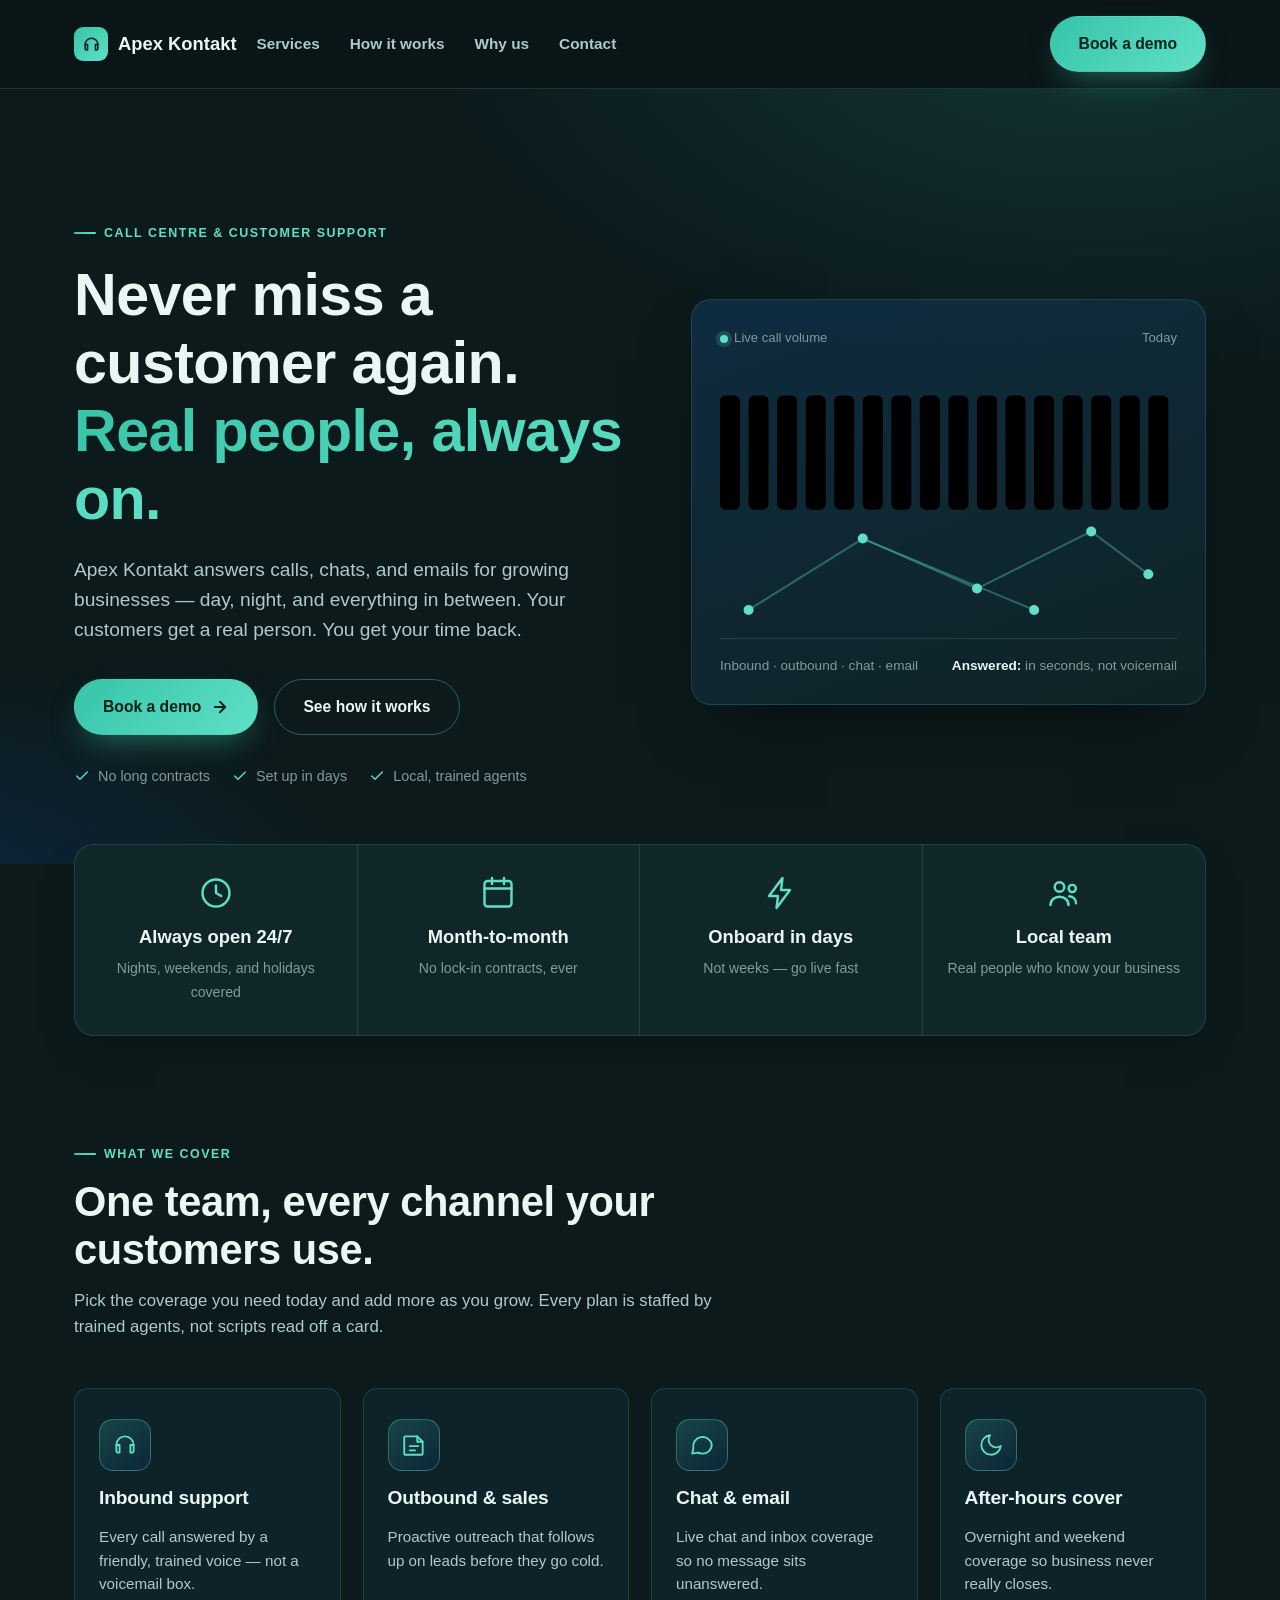
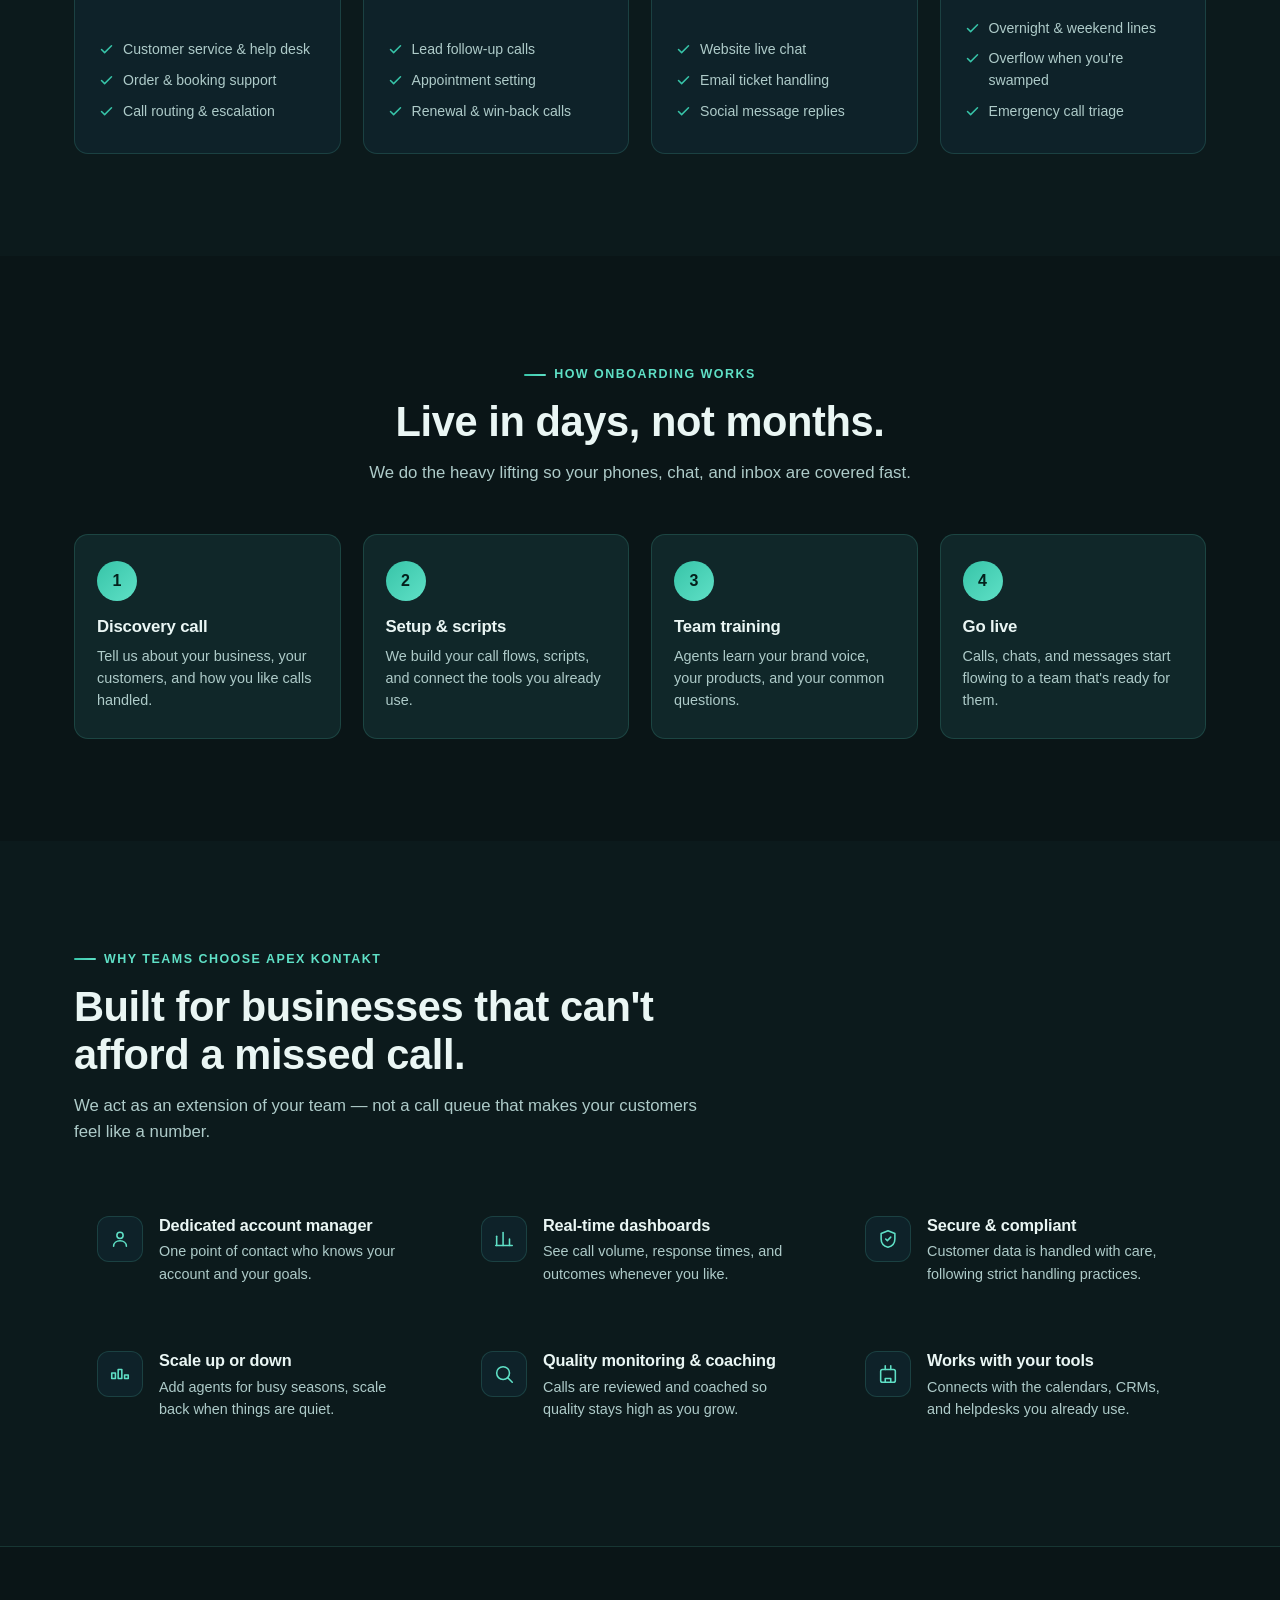
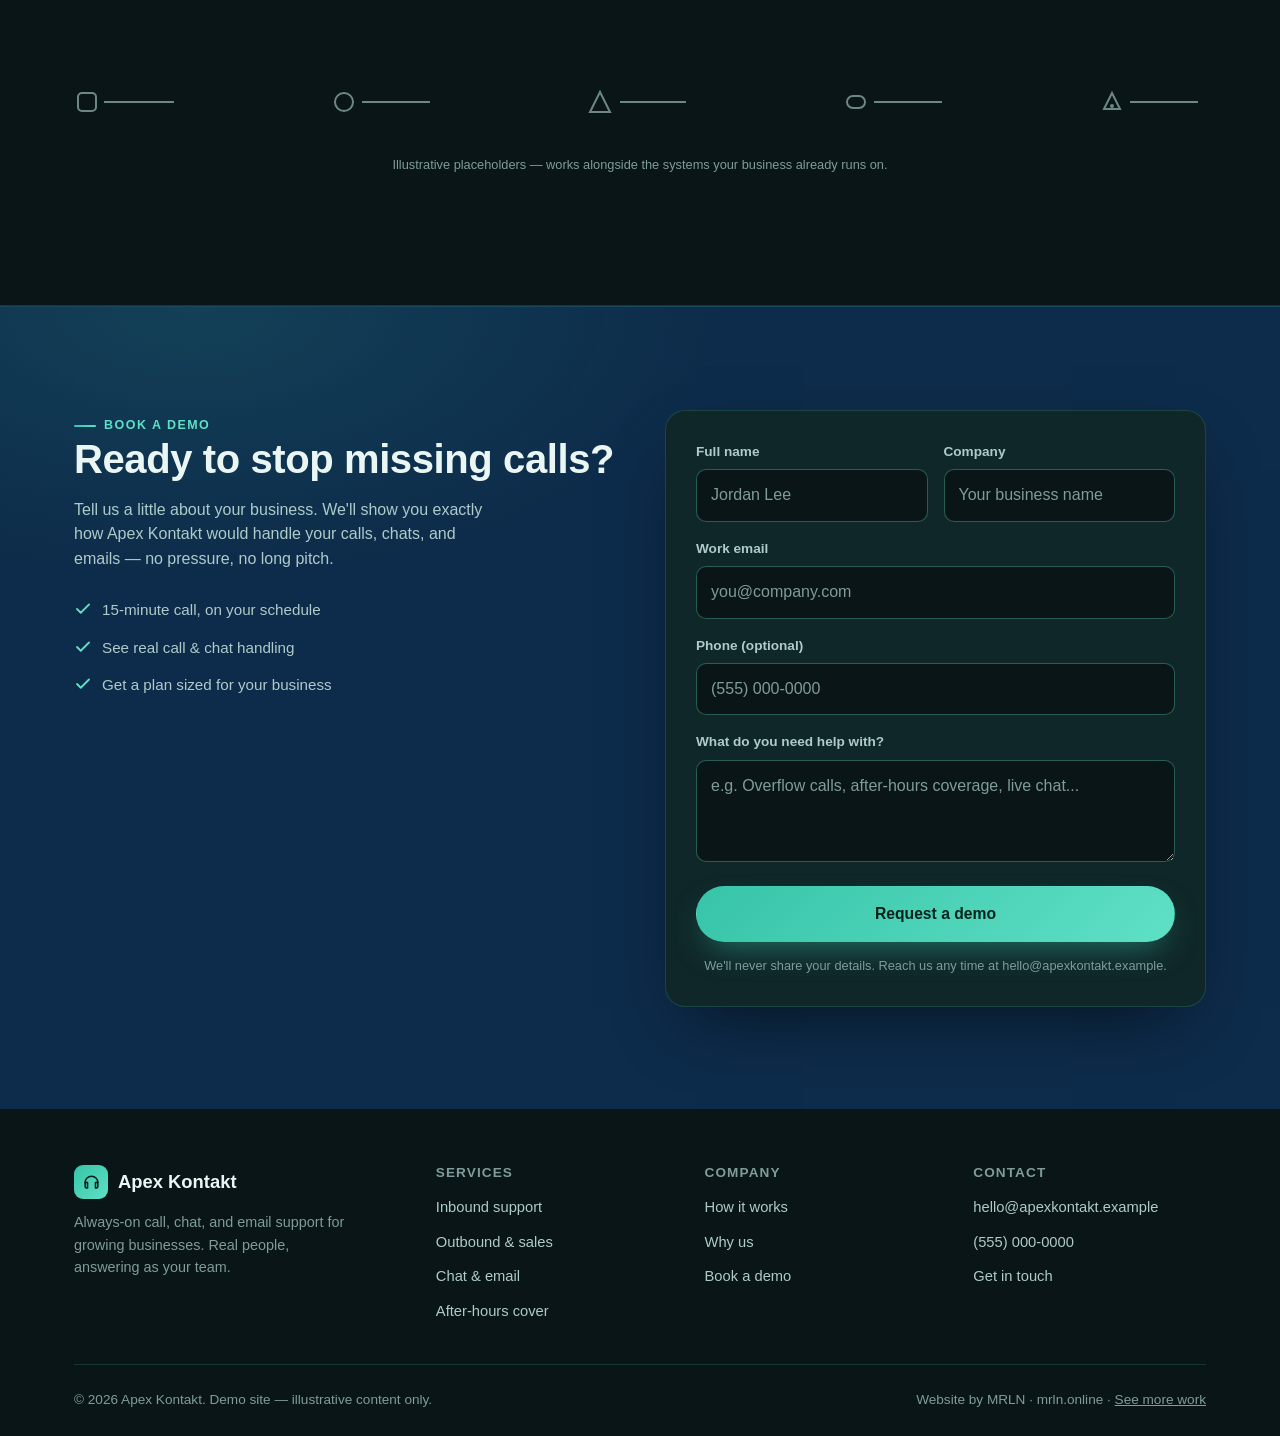
<file: callcenter.html>
<!doctype html>
<html lang="en">
<head>
<meta charset="utf-8">
<meta name="viewport" content="width=device-width, initial-scale=1">
<title>Apex Kontakt &mdash; Call Centre &amp; Customer Support Team</title>
<meta name="description" content="Apex Kontakt provides always-on inbound support, outbound sales, chat &amp; email, and after-hours cover for growing businesses. Book a demo today.">
<style>
  /* ---------- Reset ---------- */
  *, *::before, *::after { box-sizing: border-box; }
  html { scroll-behavior: smooth; }
  @media (prefers-reduced-motion: reduce) {
    html { scroll-behavior: auto; }
  }
  body, h1, h2, h3, h4, p, ul, ol, figure { margin: 0; }
  ul, ol { padding: 0; list-style: none; }
  img, svg { display: block; max-width: 100%; }
  button, input, textarea, select { font: inherit; color: inherit; }
  a { color: inherit; }

  /* ---------- Tokens ---------- */
  :root {
    --bg: #0c1a1c;
    --bg-alt: #0a1517;
    --panel: #102729;
    --panel-2: #0e2229;
    --navy: #0d2b4a;
    --navy-2: #123a5e;
    --border: rgba(95, 224, 198, 0.16);
    --border-strong: rgba(95, 224, 198, 0.35);
    --teal: #37c4a8;
    --teal-light: #5fe0c6;
    --grad: linear-gradient(135deg, #37c4a8 0%, #5fe0c6 100%);
    --text: #eaf6f4;
    --text-dim: #aecbc9;
    --text-mute: #7f9c9a;
    --radius-lg: 20px;
    --radius-md: 14px;
    --radius-sm: 10px;
    --shadow-lg: 0 30px 70px -30px rgba(0,0,0,0.65);
    --shadow-md: 0 16px 40px -20px rgba(0,0,0,0.55);
    --maxw: 1180px;
    --dur: 0.5s;
  }

  @media (prefers-reduced-motion: reduce) {
    :root { --dur: 0.001s; }
  }

  body {
    background: var(--bg);
    color: var(--text);
    font-family: -apple-system, BlinkMacSystemFont, "Segoe UI", Roboto, Helvetica, Arial, sans-serif;
    line-height: 1.55;
    -webkit-font-smoothing: antialiased;
  }

  .container {
    width: 100%;
    max-width: var(--maxw);
    margin: 0 auto;
    padding: 0 24px;
  }

  .skip-link {
    position: absolute;
    left: -9999px;
    top: 0;
    background: var(--teal);
    color: #04211c;
    padding: 12px 18px;
    border-radius: 0 0 10px 0;
    font-weight: 700;
    z-index: 999;
  }
  .skip-link:focus {
    left: 0;
  }

  a:focus-visible,
  button:focus-visible,
  input:focus-visible,
  textarea:focus-visible,
  label:focus-visible {
    outline: 2px solid var(--teal-light);
    outline-offset: 3px;
  }

  h1, h2, h3, h4 {
    font-weight: 800;
    letter-spacing: -0.01em;
    line-height: 1.15;
  }

  .eyebrow {
    display: inline-flex;
    align-items: center;
    gap: 8px;
    font-size: 0.78rem;
    font-weight: 700;
    letter-spacing: 0.12em;
    text-transform: uppercase;
    color: var(--teal-light);
  }
  .eyebrow::before {
    content: "";
    width: 22px;
    height: 2px;
    background: var(--grad);
    border-radius: 2px;
  }

  .section-head {
    max-width: 640px;
    margin: 0 0 48px;
  }
  .section-head h2 {
    font-size: clamp(1.9rem, 3.4vw, 2.6rem);
    margin: 14px 0 14px;
  }
  .section-head p {
    color: var(--text-dim);
    font-size: 1.05rem;
  }
  .section-head.center {
    margin-left: auto;
    margin-right: auto;
    text-align: center;
  }

  section {
    padding: clamp(56px, 8vw, 108px) 0;
  }

  /* ---------- Buttons ---------- */
  .btn {
    display: inline-flex;
    align-items: center;
    justify-content: center;
    gap: 10px;
    padding: 15px 28px;
    border-radius: 999px;
    font-weight: 700;
    font-size: 0.98rem;
    text-decoration: none;
    border: 1px solid transparent;
    cursor: pointer;
    transition: transform var(--dur) ease, box-shadow var(--dur) ease, background var(--dur) ease, border-color var(--dur) ease;
    white-space: nowrap;
  }
  .btn-primary {
    background: var(--grad);
    color: #04211c;
    box-shadow: 0 14px 32px -12px rgba(55, 196, 168, 0.55);
  }
  .btn-primary:hover {
    transform: translateY(-2px);
    box-shadow: 0 20px 40px -14px rgba(95, 224, 198, 0.7);
  }
  .btn-ghost {
    background: transparent;
    color: var(--text);
    border-color: var(--border-strong);
  }
  .btn-ghost:hover {
    border-color: var(--teal-light);
    background: rgba(95, 224, 198, 0.08);
  }
  .btn-block { width: 100%; }

  /* ---------- Header ---------- */
  .site-header {
    position: sticky;
    top: 0;
    z-index: 100;
    background: rgba(10, 21, 23, 0.82);
    backdrop-filter: blur(14px);
    -webkit-backdrop-filter: blur(14px);
    border-bottom: 1px solid var(--border);
  }
  .nav-wrap {
    display: flex;
    align-items: center;
    justify-content: space-between;
    gap: 20px;
    padding: 16px 24px;
  }
  .logo {
    display: flex;
    align-items: center;
    gap: 10px;
    font-weight: 800;
    font-size: 1.15rem;
    text-decoration: none;
    color: var(--text);
    flex-shrink: 0;
  }
  .logo-mark {
    width: 34px;
    height: 34px;
    border-radius: 9px;
    background: var(--grad);
    display: flex;
    align-items: center;
    justify-content: center;
    flex-shrink: 0;
  }
  .logo-mark svg { width: 19px; height: 19px; }

  .nav-toggle-input { position: absolute; opacity: 0; pointer-events: none; }
  .nav-toggle-label {
    display: none;
    width: 42px;
    height: 42px;
    border-radius: 10px;
    border: 1px solid var(--border-strong);
    align-items: center;
    justify-content: center;
    cursor: pointer;
    flex-shrink: 0;
  }
  .nav-toggle-label svg { width: 20px; height: 20px; }

  .primary-nav {
    display: flex;
    align-items: center;
    gap: 30px;
    flex-wrap: wrap;
  }
  .primary-nav a {
    text-decoration: none;
    font-size: 0.96rem;
    font-weight: 600;
    color: var(--text-dim);
    transition: color var(--dur) ease;
  }
  .primary-nav a:hover { color: var(--teal-light); }
  .nav-actions { display: flex; align-items: center; gap: 20px; margin-left: auto; }

  @media (max-width: 880px) {
    .nav-toggle-label { display: flex; }
    .nav-actions { margin-left: 0; }
    .primary-nav {
      order: 5;
      width: 100%;
      flex-direction: column;
      align-items: flex-start;
      gap: 4px;
      max-height: 0;
      overflow: hidden;
      transition: max-height var(--dur) ease;
    }
    .primary-nav a {
      width: 100%;
      padding: 12px 4px;
      border-bottom: 1px solid var(--border);
    }
    .nav-toggle-input:checked ~ .primary-nav { max-height: 400px; }
    .nav-wrap { flex-wrap: wrap; }
    .nav-toggle-input:checked ~ .nav-toggle-label .icon-burger { display: none; }
    .nav-toggle-input:not(:checked) ~ .nav-toggle-label .icon-close { display: none; }
  }
  @media (min-width: 881px) {
    .icon-close { display: none; }
  }

  /* ---------- Hero ---------- */
  .hero {
    position: relative;
    padding: clamp(64px, 10vw, 128px) 0 clamp(40px, 6vw, 80px);
    overflow: hidden;
    background:
      radial-gradient(1100px 600px at 85% -10%, rgba(55,196,168,0.16), transparent 60%),
      radial-gradient(900px 500px at -10% 110%, rgba(13,43,74,0.9), transparent 55%),
      var(--bg);
  }
  .hero-grid {
    display: grid;
    grid-template-columns: 1.05fr 0.95fr;
    gap: 48px;
    align-items: center;
  }
  @media (max-width: 940px) {
    .hero-grid { grid-template-columns: 1fr; }
  }
  .hero h1 {
    font-size: clamp(2.3rem, 5.4vw, 3.7rem);
    margin: 18px 0 22px;
  }
  .hero h1 .accent {
    background: var(--grad);
    -webkit-background-clip: text;
    background-clip: text;
    color: transparent;
  }
  .hero p.lead {
    font-size: clamp(1.05rem, 1.6vw, 1.2rem);
    color: var(--text-dim);
    max-width: 52ch;
    margin-bottom: 34px;
  }
  .hero-ctas {
    display: flex;
    flex-wrap: wrap;
    gap: 16px;
    margin-bottom: 30px;
  }
  .hero-microcopy {
    display: flex;
    flex-wrap: wrap;
    gap: 22px;
    font-size: 0.9rem;
    color: var(--text-mute);
  }
  .hero-microcopy li { display: flex; align-items: center; gap: 8px; }
  .hero-microcopy svg { width: 16px; height: 16px; color: var(--teal-light); flex-shrink: 0; }

  /* Hero motif */
  .hero-motif {
    position: relative;
    border-radius: var(--radius-lg);
    border: 1px solid var(--border);
    background: linear-gradient(160deg, rgba(18,58,94,0.55), rgba(16,39,41,0.75));
    box-shadow: var(--shadow-lg);
    padding: 28px;
    min-height: 340px;
    display: flex;
    flex-direction: column;
    justify-content: space-between;
  }
  .motif-top {
    display: flex;
    justify-content: space-between;
    align-items: center;
    font-size: 0.82rem;
    color: var(--text-mute);
    margin-bottom: 18px;
  }
  .motif-dot {
    display: inline-flex;
    align-items: center;
    gap: 6px;
  }
  .motif-dot::before {
    content: "";
    width: 8px;
    height: 8px;
    border-radius: 50%;
    background: var(--teal-light);
    box-shadow: 0 0 0 4px rgba(95,224,198,0.18);
  }
  .waveform {
    display: flex;
    align-items: flex-end;
    gap: 5px;
    height: 96px;
    margin: 10px 0 20px;
  }
  .waveform rect {
    fill: url(#barGrad);
  }
  .waveform-svg {
    width: 100%;
    height: 100%;
    overflow: visible;
  }
  .wave-bar {
    transform-box: fill-box;
    transform-origin: bottom;
    animation: barPulse 1.8s ease-in-out infinite;
  }
  @keyframes barPulse {
    0%, 100% { transform: scaleY(0.35); }
    50% { transform: scaleY(1); }
  }
  @media (prefers-reduced-motion: reduce) {
    .wave-bar { animation: none; transform: scaleY(0.7); }
  }

  .node-net { width: 100%; height: auto; }
  .node-line {
    stroke: rgba(95,224,198,0.35);
    stroke-width: 1.4;
  }
  .node-dot {
    fill: var(--teal-light);
    animation: nodePulse 2.6s ease-in-out infinite;
  }
  @keyframes nodePulse {
    0%, 100% { opacity: 0.55; r: 3.2; }
    50% { opacity: 1; r: 4.6; }
  }
  @media (prefers-reduced-motion: reduce) {
    .node-dot { animation: none; opacity: 0.9; }
  }

  .motif-caption {
    font-size: 0.85rem;
    color: var(--text-mute);
    border-top: 1px solid var(--border);
    padding-top: 16px;
    display: flex;
    justify-content: space-between;
    gap: 10px;
    flex-wrap: wrap;
  }
  .motif-caption strong { color: var(--text); }

  /* ---------- Metrics band ---------- */
  .metrics {
    padding: 0;
    margin-top: -20px;
    position: relative;
    z-index: 2;
  }
  .metrics-inner {
    background: var(--panel);
    border: 1px solid var(--border);
    border-radius: var(--radius-lg);
    box-shadow: var(--shadow-md);
    display: grid;
    grid-template-columns: repeat(4, 1fr);
  }
  @media (max-width: 800px) {
    .metrics-inner { grid-template-columns: repeat(2, 1fr); }
  }
  .metric-tile {
    padding: 30px 24px;
    text-align: center;
    border-right: 1px solid var(--border);
  }
  .metric-tile:last-child { border-right: none; }
  @media (max-width: 800px) {
    .metric-tile:nth-child(2n) { border-right: none; }
    .metric-tile:nth-child(-n+2) { border-bottom: 1px solid var(--border); }
  }
  .metric-tile .metric-icon {
    width: 36px;
    height: 36px;
    margin: 0 auto 12px;
    color: var(--teal-light);
  }
  .metric-tile strong {
    display: block;
    font-size: 1.15rem;
    font-weight: 800;
    margin-bottom: 4px;
  }
  .metric-tile span {
    font-size: 0.88rem;
    color: var(--text-mute);
  }

  /* ---------- Service tiers ---------- */
  .tiers-grid {
    display: grid;
    grid-template-columns: repeat(4, 1fr);
    gap: 22px;
  }
  @media (max-width: 1020px) {
    .tiers-grid { grid-template-columns: repeat(2, 1fr); }
  }
  @media (max-width: 620px) {
    .tiers-grid { grid-template-columns: 1fr; }
  }
  .tier-card {
    background: var(--panel-2);
    border: 1px solid var(--border);
    border-radius: var(--radius-md);
    padding: 30px 24px;
    display: flex;
    flex-direction: column;
    gap: 16px;
    transition: transform var(--dur) ease, border-color var(--dur) ease, box-shadow var(--dur) ease;
  }
  .tier-card:hover {
    transform: translateY(-4px);
    border-color: var(--border-strong);
    box-shadow: var(--shadow-md);
  }
  .tier-icon {
    width: 52px;
    height: 52px;
    border-radius: 14px;
    background: linear-gradient(145deg, rgba(55,196,168,0.22), rgba(13,43,74,0.5));
    border: 1px solid var(--border-strong);
    display: flex;
    align-items: center;
    justify-content: center;
  }
  .tier-icon svg { width: 26px; height: 26px; color: var(--teal-light); }
  .tier-card h3 { font-size: 1.2rem; }
  .tier-card p { color: var(--text-dim); font-size: 0.95rem; }
  .tier-list { display: flex; flex-direction: column; gap: 9px; margin-top: auto; padding-top: 6px; }
  .tier-list li {
    display: flex;
    align-items: flex-start;
    gap: 9px;
    font-size: 0.88rem;
    color: var(--text-dim);
  }
  .tier-list svg { width: 15px; height: 15px; color: var(--teal); flex-shrink: 0; margin-top: 3px; }

  /* ---------- Onboarding steps ---------- */
  .steps {
    display: grid;
    grid-template-columns: repeat(4, 1fr);
    gap: 22px;
    position: relative;
  }
  @media (max-width: 900px) {
    .steps { grid-template-columns: repeat(2, 1fr); }
  }
  @media (max-width: 560px) {
    .steps { grid-template-columns: 1fr; }
  }
  .step-card {
    background: var(--panel);
    border: 1px solid var(--border);
    border-radius: var(--radius-md);
    padding: 26px 22px;
    position: relative;
  }
  .step-num {
    display: inline-flex;
    align-items: center;
    justify-content: center;
    width: 40px;
    height: 40px;
    border-radius: 50%;
    background: var(--grad);
    color: #04211c;
    font-weight: 800;
    margin-bottom: 16px;
  }
  .step-card h3 { font-size: 1.05rem; margin-bottom: 8px; }
  .step-card p { font-size: 0.9rem; color: var(--text-dim); }

  /* ---------- Feature grid ---------- */
  .features-grid {
    display: grid;
    grid-template-columns: repeat(3, 1fr);
    gap: 20px;
  }
  @media (max-width: 900px) {
    .features-grid { grid-template-columns: repeat(2, 1fr); }
  }
  @media (max-width: 560px) {
    .features-grid { grid-template-columns: 1fr; }
  }
  .feature-item {
    display: flex;
    gap: 16px;
    padding: 22px;
    border-radius: var(--radius-md);
    border: 1px solid transparent;
    transition: border-color var(--dur) ease, background var(--dur) ease;
  }
  .feature-item:hover {
    border-color: var(--border);
    background: rgba(95,224,198,0.04);
  }
  .feature-icon {
    width: 46px;
    height: 46px;
    border-radius: 12px;
    background: var(--panel-2);
    border: 1px solid var(--border);
    display: flex;
    align-items: center;
    justify-content: center;
    flex-shrink: 0;
  }
  .feature-icon svg { width: 22px; height: 22px; color: var(--teal-light); }
  .feature-item h3 { font-size: 1.02rem; margin-bottom: 6px; }
  .feature-item p { font-size: 0.9rem; color: var(--text-dim); }

  /* ---------- Partners ---------- */
  .partners-band {
    background: var(--bg-alt);
    border-top: 1px solid var(--border);
    border-bottom: 1px solid var(--border);
  }
  .partners-row {
    display: flex;
    flex-wrap: wrap;
    align-items: center;
    justify-content: space-between;
    gap: 28px;
    padding: 38px 0;
    opacity: 0.85;
  }
  .partner-mark {
    display: flex;
    align-items: center;
    gap: 10px;
    color: var(--text-mute);
  }
  .partner-mark svg { width: 108px; height: 30px; color: var(--text-mute); }
  .partners-note {
    text-align: center;
    font-size: 0.8rem;
    color: var(--text-mute);
    padding-bottom: 28px;
  }

  /* ---------- Final CTA ---------- */
  .cta-final {
    background:
      radial-gradient(900px 460px at 15% 0%, rgba(55,196,168,0.14), transparent 60%),
      var(--navy);
    border-top: 1px solid var(--border);
  }
  .cta-grid {
    display: grid;
    grid-template-columns: 1fr 1fr;
    gap: 50px;
    align-items: start;
  }
  @media (max-width: 900px) {
    .cta-grid { grid-template-columns: 1fr; }
  }
  .cta-final h2 { font-size: clamp(1.9rem, 3.6vw, 2.5rem); margin-bottom: 16px; }
  .cta-final p.lead { color: var(--text-dim); max-width: 46ch; margin-bottom: 26px; }
  .cta-points { display: flex; flex-direction: column; gap: 14px; }
  .cta-points li { display: flex; gap: 10px; align-items: flex-start; font-size: 0.95rem; color: var(--text-dim); }
  .cta-points svg { width: 18px; height: 18px; color: var(--teal-light); flex-shrink: 0; margin-top: 2px; }

  .demo-form {
    background: var(--panel);
    border: 1px solid var(--border);
    border-radius: var(--radius-lg);
    padding: 30px;
    box-shadow: var(--shadow-lg);
  }
  .form-row { margin-bottom: 16px; }
  .form-row label {
    display: block;
    font-size: 0.85rem;
    font-weight: 700;
    margin-bottom: 7px;
    color: var(--text-dim);
  }
  .form-row input,
  .form-row textarea {
    width: 100%;
    padding: 13px 14px;
    background: var(--bg-alt);
    border: 1px solid var(--border-strong);
    border-radius: var(--radius-sm);
    color: var(--text);
  }
  .form-row input::placeholder,
  .form-row textarea::placeholder { color: var(--text-mute); }
  .form-two { display: grid; grid-template-columns: 1fr 1fr; gap: 16px; }
  @media (max-width: 480px) { .form-two { grid-template-columns: 1fr; } }
  .form-note {
    font-size: 0.8rem;
    color: var(--text-mute);
    margin-top: 14px;
    text-align: center;
  }
  .form-success {
    display: none;
    background: rgba(95,224,198,0.1);
    border: 1px solid var(--border-strong);
    border-radius: var(--radius-sm);
    padding: 16px;
    font-size: 0.92rem;
    margin-bottom: 16px;
  }
  .form-success.is-visible { display: block; }
  .demo-form.is-submitted .form-fields { display: none; }

  /* ---------- Footer ---------- */
  .site-footer {
    background: var(--bg-alt);
    padding: 56px 0 26px;
  }
  .footer-grid {
    display: grid;
    grid-template-columns: 1.4fr 1fr 1fr 1fr;
    gap: 36px;
    padding-bottom: 40px;
    border-bottom: 1px solid var(--border);
  }
  @media (max-width: 800px) {
    .footer-grid { grid-template-columns: 1fr 1fr; }
  }
  @media (max-width: 480px) {
    .footer-grid { grid-template-columns: 1fr; }
  }
  .footer-brand p {
    color: var(--text-mute);
    font-size: 0.9rem;
    margin-top: 12px;
    max-width: 34ch;
  }
  .footer-col h4 {
    font-size: 0.85rem;
    text-transform: uppercase;
    letter-spacing: 0.08em;
    color: var(--text-mute);
    margin-bottom: 14px;
  }
  .footer-col ul { display: flex; flex-direction: column; gap: 10px; }
  .footer-col a {
    text-decoration: none;
    color: var(--text-dim);
    font-size: 0.92rem;
  }
  .footer-col a:hover { color: var(--teal-light); }
  .footer-bottom {
    display: flex;
    flex-wrap: wrap;
    justify-content: space-between;
    gap: 14px;
    padding-top: 24px;
    font-size: 0.85rem;
    color: var(--text-mute);
  }
  .footer-bottom a { text-decoration: underline; color: var(--text-mute); }
  .footer-bottom a:hover { color: var(--teal-light); }

  .visually-hidden {
    position: absolute;
    width: 1px; height: 1px;
    overflow: hidden;
    clip: rect(0 0 0 0);
    white-space: nowrap;
  }
</style>
</head>
<body>
<a class="skip-link" href="#main">Skip to content</a>

<header class="site-header">
  <div class="nav-wrap container">
    <a href="#top" class="logo">
      <span class="logo-mark" aria-hidden="true">
        <svg viewBox="0 0 24 24" fill="none" stroke="#04211c" stroke-width="2" stroke-linecap="round" stroke-linejoin="round"><path d="M4 12a8 8 0 0 1 16 0"/><path d="M4 12v5a2 2 0 0 0 2 2h1v-7H4Z"/><path d="M20 12v5a2 2 0 0 1-2 2h-1v-7h3Z"/></svg>
      </span>
      Apex Kontakt
    </a>

    <input type="checkbox" id="nav-toggle" class="nav-toggle-input">
    <label for="nav-toggle" class="nav-toggle-label" aria-label="Toggle menu">
      <svg class="icon-burger" viewBox="0 0 24 24" fill="none" stroke="currentColor" stroke-width="2" stroke-linecap="round"><line x1="4" y1="7" x2="20" y2="7"/><line x1="4" y1="12" x2="20" y2="12"/><line x1="4" y1="17" x2="20" y2="17"/></svg>
      <svg class="icon-close" viewBox="0 0 24 24" fill="none" stroke="currentColor" stroke-width="2" stroke-linecap="round"><line x1="6" y1="6" x2="18" y2="18"/><line x1="18" y1="6" x2="6" y2="18"/></svg>
    </label>

    <nav class="primary-nav" aria-label="Primary">
      <a href="#services">Services</a>
      <a href="#how-it-works">How it works</a>
      <a href="#why-us">Why us</a>
      <a href="#demo">Contact</a>
    </nav>

    <div class="nav-actions">
      <a href="#demo" class="btn btn-primary">Book a demo</a>
    </div>
  </div>
</header>

<main id="main">

  <!-- HERO -->
  <section class="hero" id="top">
    <div class="container hero-grid">
      <div class="hero-copy">
        <span class="eyebrow">Call centre &amp; customer support</span>
        <h1>Never miss a customer again.<br><span class="accent">Real people, always on.</span></h1>
        <p class="lead">Apex Kontakt answers calls, chats, and emails for growing businesses &mdash; day, night, and everything in between. Your customers get a real person. You get your time back.</p>
        <div class="hero-ctas">
          <a href="#demo" class="btn btn-primary">
            Book a demo
            <svg viewBox="0 0 24 24" width="18" height="18" fill="none" stroke="currentColor" stroke-width="2.4" stroke-linecap="round" stroke-linejoin="round"><line x1="5" y1="12" x2="19" y2="12"/><polyline points="12 5 19 12 12 19"/></svg>
          </a>
          <a href="#how-it-works" class="btn btn-ghost">See how it works</a>
        </div>
        <ul class="hero-microcopy">
          <li><svg viewBox="0 0 24 24" fill="none" stroke="currentColor" stroke-width="2" stroke-linecap="round" stroke-linejoin="round"><path d="M20 6 9 17l-5-5"/></svg>No long contracts</li>
          <li><svg viewBox="0 0 24 24" fill="none" stroke="currentColor" stroke-width="2" stroke-linecap="round" stroke-linejoin="round"><path d="M20 6 9 17l-5-5"/></svg>Set up in days</li>
          <li><svg viewBox="0 0 24 24" fill="none" stroke="currentColor" stroke-width="2" stroke-linecap="round" stroke-linejoin="round"><path d="M20 6 9 17l-5-5"/></svg>Local, trained agents</li>
        </ul>
      </div>

      <div class="hero-motif" aria-hidden="true">
        <div class="motif-top">
          <span class="motif-dot">Live call volume</span>
          <span>Today</span>
        </div>

        <svg class="waveform-svg" viewBox="0 0 320 100" preserveAspectRatio="none">
          <defs>
            <linearGradient id="barGrad" x1="0" y1="1" x2="0" y2="0">
              <stop offset="0%" stop-color="#37c4a8"/>
              <stop offset="100%" stop-color="#5fe0c6"/>
            </linearGradient>
          </defs>
          <g>
            <rect class="wave-bar" x="0"   y="20" width="14" height="80" rx="4" style="animation-delay:0s"/>
            <rect class="wave-bar" x="20"  y="20" width="14" height="80" rx="4" style="animation-delay:0.12s"/>
            <rect class="wave-bar" x="40"  y="20" width="14" height="80" rx="4" style="animation-delay:0.24s"/>
            <rect class="wave-bar" x="60"  y="20" width="14" height="80" rx="4" style="animation-delay:0.36s"/>
            <rect class="wave-bar" x="80"  y="20" width="14" height="80" rx="4" style="animation-delay:0.48s"/>
            <rect class="wave-bar" x="100" y="20" width="14" height="80" rx="4" style="animation-delay:0.6s"/>
            <rect class="wave-bar" x="120" y="20" width="14" height="80" rx="4" style="animation-delay:0.72s"/>
            <rect class="wave-bar" x="140" y="20" width="14" height="80" rx="4" style="animation-delay:0.84s"/>
            <rect class="wave-bar" x="160" y="20" width="14" height="80" rx="4" style="animation-delay:0.96s"/>
            <rect class="wave-bar" x="180" y="20" width="14" height="80" rx="4" style="animation-delay:1.08s"/>
            <rect class="wave-bar" x="200" y="20" width="14" height="80" rx="4" style="animation-delay:1.2s"/>
            <rect class="wave-bar" x="220" y="20" width="14" height="80" rx="4" style="animation-delay:1.32s"/>
            <rect class="wave-bar" x="240" y="20" width="14" height="80" rx="4" style="animation-delay:1.44s"/>
            <rect class="wave-bar" x="260" y="20" width="14" height="80" rx="4" style="animation-delay:1.56s"/>
            <rect class="wave-bar" x="280" y="20" width="14" height="80" rx="4" style="animation-delay:1.68s"/>
            <rect class="wave-bar" x="300" y="20" width="14" height="80" rx="4" style="animation-delay:1.8s"/>
          </g>
        </svg>

        <svg class="node-net" viewBox="0 0 320 90">
          <line class="node-line" x1="20" y1="70" x2="100" y2="20"/>
          <line class="node-line" x1="100" y1="20" x2="180" y2="55"/>
          <line class="node-line" x1="180" y1="55" x2="260" y2="15"/>
          <line class="node-line" x1="260" y1="15" x2="300" y2="45"/>
          <line class="node-line" x1="100" y1="20" x2="220" y2="70"/>
          <circle class="node-dot" cx="20" cy="70" r="3.5" style="animation-delay:0s"/>
          <circle class="node-dot" cx="100" cy="20" r="3.5" style="animation-delay:0.4s"/>
          <circle class="node-dot" cx="180" cy="55" r="3.5" style="animation-delay:0.8s"/>
          <circle class="node-dot" cx="260" cy="15" r="3.5" style="animation-delay:1.2s"/>
          <circle class="node-dot" cx="300" cy="45" r="3.5" style="animation-delay:1.6s"/>
          <circle class="node-dot" cx="220" cy="70" r="3.5" style="animation-delay:2s"/>
        </svg>

        <div class="motif-caption">
          <span>Inbound &middot; outbound &middot; chat &middot; email</span>
          <span><strong>Answered:</strong> in seconds, not voicemail</span>
        </div>
      </div>
    </div>
  </section>

  <!-- METRICS BAND -->
  <section class="metrics">
    <div class="container">
      <div class="metrics-inner">
        <div class="metric-tile">
          <svg class="metric-icon" viewBox="0 0 24 24" fill="none" stroke="currentColor" stroke-width="1.6" stroke-linecap="round" stroke-linejoin="round"><circle cx="12" cy="12" r="9"/><polyline points="12 7 12 12 15.5 14"/></svg>
          <strong>Always open 24/7</strong>
          <span>Nights, weekends, and holidays covered</span>
        </div>
        <div class="metric-tile">
          <svg class="metric-icon" viewBox="0 0 24 24" fill="none" stroke="currentColor" stroke-width="1.6" stroke-linecap="round" stroke-linejoin="round"><rect x="3" y="4" width="18" height="17" rx="2"/><line x1="3" y1="9" x2="21" y2="9"/><line x1="8" y1="2" x2="8" y2="6"/><line x1="16" y1="2" x2="16" y2="6"/></svg>
          <strong>Month-to-month</strong>
          <span>No lock-in contracts, ever</span>
        </div>
        <div class="metric-tile">
          <svg class="metric-icon" viewBox="0 0 24 24" fill="none" stroke="currentColor" stroke-width="1.6" stroke-linecap="round" stroke-linejoin="round"><path d="M13 2 4 14h6l-1 8 9-12h-6l1-8Z"/></svg>
          <strong>Onboard in days</strong>
          <span>Not weeks &mdash; go live fast</span>
        </div>
        <div class="metric-tile">
          <svg class="metric-icon" viewBox="0 0 24 24" fill="none" stroke="currentColor" stroke-width="1.6" stroke-linecap="round" stroke-linejoin="round"><circle cx="9" cy="8" r="3.2"/><path d="M3 20c0-3.3 2.7-5.5 6-5.5s6 2.2 6 5.5"/><circle cx="17.5" cy="9" r="2.4"/><path d="M15.5 14.2c2.5.2 4.5 2 4.5 4.6"/></svg>
          <strong>Local team</strong>
          <span>Real people who know your business</span>
        </div>
      </div>
    </div>
  </section>

  <!-- SERVICE TIERS -->
  <section id="services">
    <div class="container">
      <div class="section-head">
        <span class="eyebrow">What we cover</span>
        <h2>One team, every channel your customers use.</h2>
        <p>Pick the coverage you need today and add more as you grow. Every plan is staffed by trained agents, not scripts read off a card.</p>
      </div>

      <div class="tiers-grid">
        <article class="tier-card">
          <div class="tier-icon" aria-hidden="true">
            <svg viewBox="0 0 24 24" fill="none" stroke="currentColor" stroke-width="1.7" stroke-linecap="round" stroke-linejoin="round"><path d="M4 12a8 8 0 0 1 16 0"/><path d="M4 12v5a2 2 0 0 0 2 2h1v-7H4Z"/><path d="M20 12v5a2 2 0 0 1-2 2h-1v-7h3Z"/></svg>
          </div>
          <h3>Inbound support</h3>
          <p>Every call answered by a friendly, trained voice &mdash; not a voicemail box.</p>
          <ul class="tier-list">
            <li><svg viewBox="0 0 24 24" fill="none" stroke="currentColor" stroke-width="2.4" stroke-linecap="round" stroke-linejoin="round"><path d="M20 6 9 17l-5-5"/></svg>Customer service &amp; help desk</li>
            <li><svg viewBox="0 0 24 24" fill="none" stroke="currentColor" stroke-width="2.4" stroke-linecap="round" stroke-linejoin="round"><path d="M20 6 9 17l-5-5"/></svg>Order &amp; booking support</li>
            <li><svg viewBox="0 0 24 24" fill="none" stroke="currentColor" stroke-width="2.4" stroke-linecap="round" stroke-linejoin="round"><path d="M20 6 9 17l-5-5"/></svg>Call routing &amp; escalation</li>
          </ul>
        </article>

        <article class="tier-card">
          <div class="tier-icon" aria-hidden="true">
            <svg viewBox="0 0 24 24" fill="none" stroke="currentColor" stroke-width="1.7" stroke-linecap="round" stroke-linejoin="round"><path d="M4 4h11l5 5v11a1 1 0 0 1-1 1H4a1 1 0 0 1-1-1V5a1 1 0 0 1 1-1Z"/><path d="M15 4v5h5"/><line x1="8" y1="13" x2="16" y2="13"/><line x1="8" y1="17" x2="13" y2="17"/></svg>
          </div>
          <h3>Outbound &amp; sales</h3>
          <p>Proactive outreach that follows up on leads before they go cold.</p>
          <ul class="tier-list">
            <li><svg viewBox="0 0 24 24" fill="none" stroke="currentColor" stroke-width="2.4" stroke-linecap="round" stroke-linejoin="round"><path d="M20 6 9 17l-5-5"/></svg>Lead follow-up calls</li>
            <li><svg viewBox="0 0 24 24" fill="none" stroke="currentColor" stroke-width="2.4" stroke-linecap="round" stroke-linejoin="round"><path d="M20 6 9 17l-5-5"/></svg>Appointment setting</li>
            <li><svg viewBox="0 0 24 24" fill="none" stroke="currentColor" stroke-width="2.4" stroke-linecap="round" stroke-linejoin="round"><path d="M20 6 9 17l-5-5"/></svg>Renewal &amp; win-back calls</li>
          </ul>
        </article>

        <article class="tier-card">
          <div class="tier-icon" aria-hidden="true">
            <svg viewBox="0 0 24 24" fill="none" stroke="currentColor" stroke-width="1.7" stroke-linecap="round" stroke-linejoin="round"><path d="M21 11.5a8.4 8.4 0 0 1-8.9 8.4c-1.3 0-2.5-.3-3.6-.8L3 20l1-4.9A8.4 8.4 0 1 1 21 11.5Z"/></svg>
          </div>
          <h3>Chat &amp; email</h3>
          <p>Live chat and inbox coverage so no message sits unanswered.</p>
          <ul class="tier-list">
            <li><svg viewBox="0 0 24 24" fill="none" stroke="currentColor" stroke-width="2.4" stroke-linecap="round" stroke-linejoin="round"><path d="M20 6 9 17l-5-5"/></svg>Website live chat</li>
            <li><svg viewBox="0 0 24 24" fill="none" stroke="currentColor" stroke-width="2.4" stroke-linecap="round" stroke-linejoin="round"><path d="M20 6 9 17l-5-5"/></svg>Email ticket handling</li>
            <li><svg viewBox="0 0 24 24" fill="none" stroke="currentColor" stroke-width="2.4" stroke-linecap="round" stroke-linejoin="round"><path d="M20 6 9 17l-5-5"/></svg>Social message replies</li>
          </ul>
        </article>

        <article class="tier-card">
          <div class="tier-icon" aria-hidden="true">
            <svg viewBox="0 0 24 24" fill="none" stroke="currentColor" stroke-width="1.7" stroke-linecap="round" stroke-linejoin="round"><path d="M21 12.8A9 9 0 1 1 11.2 3a7 7 0 0 0 9.8 9.8Z"/></svg>
          </div>
          <h3>After-hours cover</h3>
          <p>Overnight and weekend coverage so business never really closes.</p>
          <ul class="tier-list">
            <li><svg viewBox="0 0 24 24" fill="none" stroke="currentColor" stroke-width="2.4" stroke-linecap="round" stroke-linejoin="round"><path d="M20 6 9 17l-5-5"/></svg>Overnight &amp; weekend lines</li>
            <li><svg viewBox="0 0 24 24" fill="none" stroke="currentColor" stroke-width="2.4" stroke-linecap="round" stroke-linejoin="round"><path d="M20 6 9 17l-5-5"/></svg>Overflow when you're swamped</li>
            <li><svg viewBox="0 0 24 24" fill="none" stroke="currentColor" stroke-width="2.4" stroke-linecap="round" stroke-linejoin="round"><path d="M20 6 9 17l-5-5"/></svg>Emergency call triage</li>
          </ul>
        </article>
      </div>
    </div>
  </section>

  <!-- HOW IT WORKS -->
  <section id="how-it-works" style="background: var(--bg-alt);">
    <div class="container">
      <div class="section-head center">
        <span class="eyebrow">How onboarding works</span>
        <h2>Live in days, not months.</h2>
        <p>We do the heavy lifting so your phones, chat, and inbox are covered fast.</p>
      </div>

      <div class="steps">
        <div class="step-card">
          <span class="step-num">1</span>
          <h3>Discovery call</h3>
          <p>Tell us about your business, your customers, and how you like calls handled.</p>
        </div>
        <div class="step-card">
          <span class="step-num">2</span>
          <h3>Setup &amp; scripts</h3>
          <p>We build your call flows, scripts, and connect the tools you already use.</p>
        </div>
        <div class="step-card">
          <span class="step-num">3</span>
          <h3>Team training</h3>
          <p>Agents learn your brand voice, your products, and your common questions.</p>
        </div>
        <div class="step-card">
          <span class="step-num">4</span>
          <h3>Go live</h3>
          <p>Calls, chats, and messages start flowing to a team that's ready for them.</p>
        </div>
      </div>
    </div>
  </section>

  <!-- WHY US -->
  <section id="why-us">
    <div class="container">
      <div class="section-head">
        <span class="eyebrow">Why teams choose Apex Kontakt</span>
        <h2>Built for businesses that can't afford a missed call.</h2>
        <p>We act as an extension of your team &mdash; not a call queue that makes your customers feel like a number.</p>
      </div>

      <div class="features-grid">
        <div class="feature-item">
          <div class="feature-icon" aria-hidden="true"><svg viewBox="0 0 24 24" fill="none" stroke="currentColor" stroke-width="1.7" stroke-linecap="round" stroke-linejoin="round"><circle cx="12" cy="8" r="3.4"/><path d="M5 20c0-3.6 3.1-6 7-6s7 2.4 7 6"/></svg></div>
          <div>
            <h3>Dedicated account manager</h3>
            <p>One point of contact who knows your account and your goals.</p>
          </div>
        </div>
        <div class="feature-item">
          <div class="feature-icon" aria-hidden="true"><svg viewBox="0 0 24 24" fill="none" stroke="currentColor" stroke-width="1.7" stroke-linecap="round" stroke-linejoin="round"><path d="M4 19V9"/><path d="M11 19V5"/><path d="M18 19v-7"/><path d="M3 19h18"/></svg></div>
          <div>
            <h3>Real-time dashboards</h3>
            <p>See call volume, response times, and outcomes whenever you like.</p>
          </div>
        </div>
        <div class="feature-item">
          <div class="feature-icon" aria-hidden="true"><svg viewBox="0 0 24 24" fill="none" stroke="currentColor" stroke-width="1.7" stroke-linecap="round" stroke-linejoin="round"><path d="M12 3 4.5 6v6c0 4.4 3.2 7.9 7.5 9 4.3-1.1 7.5-4.6 7.5-9V6L12 3Z"/><path d="m9.5 12 1.8 1.8L15 10"/></svg></div>
          <div>
            <h3>Secure &amp; compliant</h3>
            <p>Customer data is handled with care, following strict handling practices.</p>
          </div>
        </div>
        <div class="feature-item">
          <div class="feature-icon" aria-hidden="true"><svg viewBox="0 0 24 24" fill="none" stroke="currentColor" stroke-width="1.7" stroke-linecap="round" stroke-linejoin="round"><path d="M3 17h4v-6H3v6Z"/><path d="M10 17h4V7h-4v10Z"/><path d="M17 17h4v-4h-4v4Z"/></svg></div>
          <div>
            <h3>Scale up or down</h3>
            <p>Add agents for busy seasons, scale back when things are quiet.</p>
          </div>
        </div>
        <div class="feature-item">
          <div class="feature-icon" aria-hidden="true"><svg viewBox="0 0 24 24" fill="none" stroke="currentColor" stroke-width="1.7" stroke-linecap="round" stroke-linejoin="round"><circle cx="11" cy="11" r="7"/><line x1="16.2" y1="16.2" x2="21" y2="21"/></svg></div>
          <div>
            <h3>Quality monitoring &amp; coaching</h3>
            <p>Calls are reviewed and coached so quality stays high as you grow.</p>
          </div>
        </div>
        <div class="feature-item">
          <div class="feature-icon" aria-hidden="true"><svg viewBox="0 0 24 24" fill="none" stroke="currentColor" stroke-width="1.7" stroke-linecap="round" stroke-linejoin="round"><path d="M9 3v4"/><path d="M15 3v4"/><rect x="4" y="7" width="16" height="14" rx="2"/><path d="M9 21v-4h6v4"/></svg></div>
          <div>
            <h3>Works with your tools</h3>
            <p>Connects with the calendars, CRMs, and helpdesks you already use.</p>
          </div>
        </div>
      </div>
    </div>
  </section>

  <!-- PARTNERS / TRUST -->
  <section class="partners-band">
    <div class="container">
      <div class="partners-row" aria-hidden="true">
        <span class="partner-mark"><svg viewBox="0 0 108 30" fill="none" stroke="currentColor" stroke-width="2"><rect x="4" y="6" width="18" height="18" rx="4"/><line x1="30" y1="15" x2="100" y2="15"/></svg></span>
        <span class="partner-mark"><svg viewBox="0 0 108 30" fill="none" stroke="currentColor" stroke-width="2"><circle cx="14" cy="15" r="9"/><line x1="32" y1="15" x2="100" y2="15"/></svg></span>
        <span class="partner-mark"><svg viewBox="0 0 108 30" fill="none" stroke="currentColor" stroke-width="2"><polygon points="14,5 24,25 4,25"/><line x1="34" y1="15" x2="100" y2="15"/></svg></span>
        <span class="partner-mark"><svg viewBox="0 0 108 30" fill="none" stroke="currentColor" stroke-width="2"><rect x="5" y="9" width="18" height="12" rx="6"/><line x1="32" y1="15" x2="100" y2="15"/></svg></span>
        <span class="partner-mark"><svg viewBox="0 0 108 30" fill="none" stroke="currentColor" stroke-width="2"><path d="M6 22 14 6l8 16Z"/><circle cx="14" cy="19" r="2" fill="currentColor" stroke="none"/><line x1="32" y1="15" x2="100" y2="15"/></svg></span>
      </div>
      <p class="partners-note">Illustrative placeholders &mdash; works alongside the systems your business already runs on.</p>
    </div>
  </section>

  <!-- FINAL CTA -->
  <section class="cta-final" id="demo">
    <div class="container cta-grid">
      <div>
        <span class="eyebrow">Book a demo</span>
        <h2>Ready to stop missing calls?</h2>
        <p class="lead">Tell us a little about your business. We'll show you exactly how Apex Kontakt would handle your calls, chats, and emails &mdash; no pressure, no long pitch.</p>
        <ul class="cta-points">
          <li><svg viewBox="0 0 24 24" fill="none" stroke="currentColor" stroke-width="2.4" stroke-linecap="round" stroke-linejoin="round"><path d="M20 6 9 17l-5-5"/></svg>15-minute call, on your schedule</li>
          <li><svg viewBox="0 0 24 24" fill="none" stroke="currentColor" stroke-width="2.4" stroke-linecap="round" stroke-linejoin="round"><path d="M20 6 9 17l-5-5"/></svg>See real call &amp; chat handling</li>
          <li><svg viewBox="0 0 24 24" fill="none" stroke="currentColor" stroke-width="2.4" stroke-linecap="round" stroke-linejoin="round"><path d="M20 6 9 17l-5-5"/></svg>Get a plan sized for your business</li>
        </ul>
      </div>

      <form class="demo-form" id="demoForm" action="#demo" method="get" novalidate>
        <div class="form-success" id="formSuccess" role="status">
          <strong>Thanks &mdash; we got it.</strong> A member of the Apex Kontakt team will reach out shortly to schedule your demo.
        </div>
        <div class="form-fields">
          <div class="form-row form-two">
            <div>
              <label for="fullName">Full name</label>
              <input type="text" id="fullName" name="fullName" placeholder="Jordan Lee" required autocomplete="name">
            </div>
            <div>
              <label for="company">Company</label>
              <input type="text" id="company" name="company" placeholder="Your business name" autocomplete="organization">
            </div>
          </div>
          <div class="form-row">
            <label for="email">Work email</label>
            <input type="email" id="email" name="email" placeholder="you@company.com" required autocomplete="email">
          </div>
          <div class="form-row">
            <label for="phone">Phone (optional)</label>
            <input type="tel" id="phone" name="phone" placeholder="(555) 000-0000" autocomplete="tel">
          </div>
          <div class="form-row">
            <label for="message">What do you need help with?</label>
            <textarea id="message" name="message" rows="3" placeholder="e.g. Overflow calls, after-hours coverage, live chat..."></textarea>
          </div>
          <button type="submit" class="btn btn-primary btn-block">Request a demo</button>
          <p class="form-note">We'll never share your details. Reach us any time at <span style="white-space:nowrap;">hello@apexkontakt.example</span>.</p>
        </div>
      </form>
    </div>
  </section>

</main>

<footer class="site-footer">
  <div class="container">
    <div class="footer-grid">
      <div class="footer-brand">
        <a href="#top" class="logo">
          <span class="logo-mark" aria-hidden="true">
            <svg viewBox="0 0 24 24" fill="none" stroke="#04211c" stroke-width="2" stroke-linecap="round" stroke-linejoin="round"><path d="M4 12a8 8 0 0 1 16 0"/><path d="M4 12v5a2 2 0 0 0 2 2h1v-7H4Z"/><path d="M20 12v5a2 2 0 0 1-2 2h-1v-7h3Z"/></svg>
          </span>
          Apex Kontakt
        </a>
        <p>Always-on call, chat, and email support for growing businesses. Real people, answering as your team.</p>
      </div>

      <div class="footer-col">
        <h4>Services</h4>
        <ul>
          <li><a href="#services">Inbound support</a></li>
          <li><a href="#services">Outbound &amp; sales</a></li>
          <li><a href="#services">Chat &amp; email</a></li>
          <li><a href="#services">After-hours cover</a></li>
        </ul>
      </div>

      <div class="footer-col">
        <h4>Company</h4>
        <ul>
          <li><a href="#how-it-works">How it works</a></li>
          <li><a href="#why-us">Why us</a></li>
          <li><a href="#demo">Book a demo</a></li>
        </ul>
      </div>

      <div class="footer-col">
        <h4>Contact</h4>
        <ul>
          <li><a href="mailto:hello@apexkontakt.example">hello@apexkontakt.example</a></li>
          <li><a href="tel:+10000000000">(555) 000-0000</a></li>
          <li><a href="#demo">Get in touch</a></li>
        </ul>
      </div>
    </div>

    <div class="footer-bottom">
      <span>&copy; 2026 Apex Kontakt. Demo site &mdash; illustrative content only.</span>
      <span>Website by MRLN &middot; mrln.online &middot; <a href="/portfolio.html">See more work</a></span>
    </div>
  </div>
</footer>

<script>
(function () {
  "use strict";

  // Mobile nav: keep aria-expanded in sync as a JS-only enhancement.
  var navToggle = document.getElementById('nav-toggle');
  var navLabel = document.querySelector('.nav-toggle-label');
  if (navToggle && navLabel) {
    navLabel.setAttribute('aria-expanded', 'false');
    navToggle.addEventListener('change', function () {
      navLabel.setAttribute('aria-expanded', navToggle.checked ? 'true' : 'false');
    });
  }

  // Demo form: enhance with an inline thank-you instead of a page reload.
  var form = document.getElementById('demoForm');
  var success = document.getElementById('formSuccess');
  if (form && success) {
    form.addEventListener('submit', function (evt) {
      evt.preventDefault();
      var nameField = document.getElementById('fullName');
      var emailField = document.getElementById('email');
      if (nameField && !nameField.value.trim()) { nameField.focus(); return; }
      if (emailField && !emailField.value.trim()) { emailField.focus(); return; }
      form.classList.add('is-submitted');
      success.classList.add('is-visible');
      success.setAttribute('tabindex', '-1');
      success.focus();
    });
  }
})();
</script>

</body>
</html>
</file>
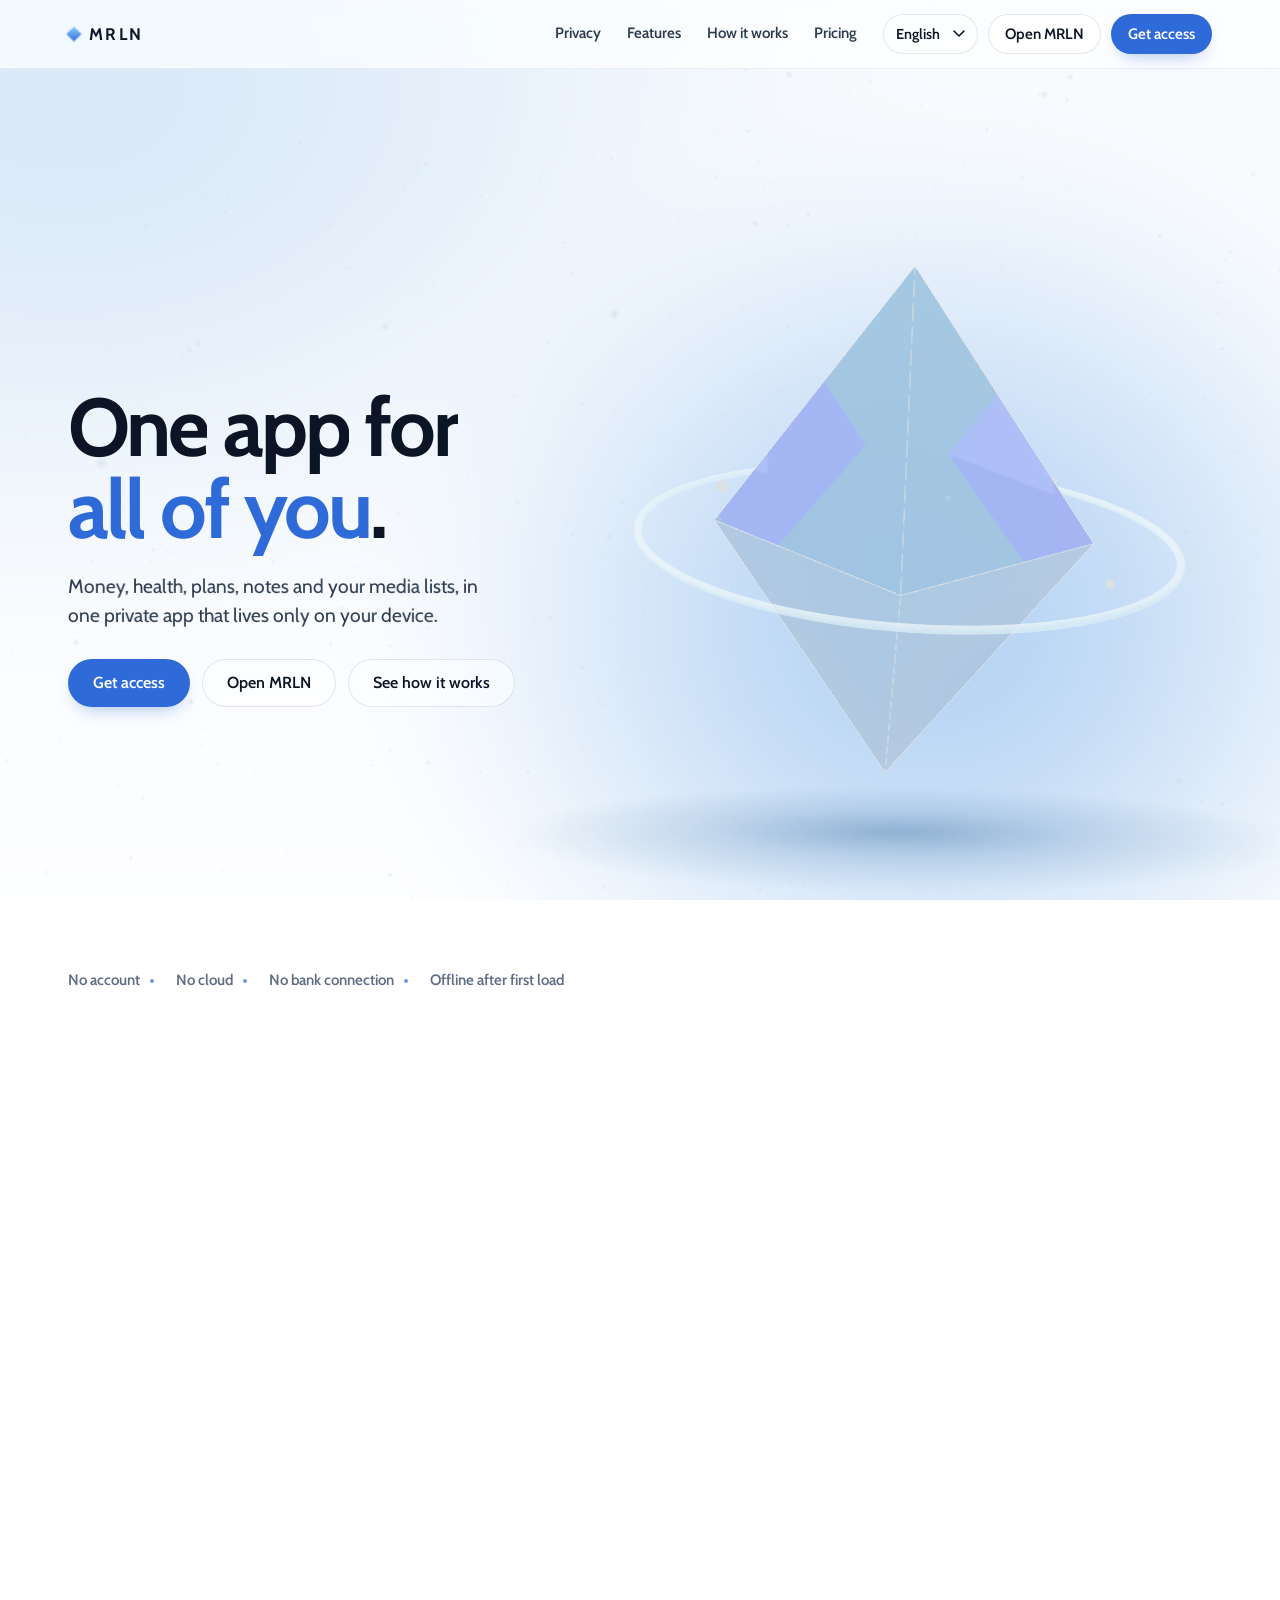
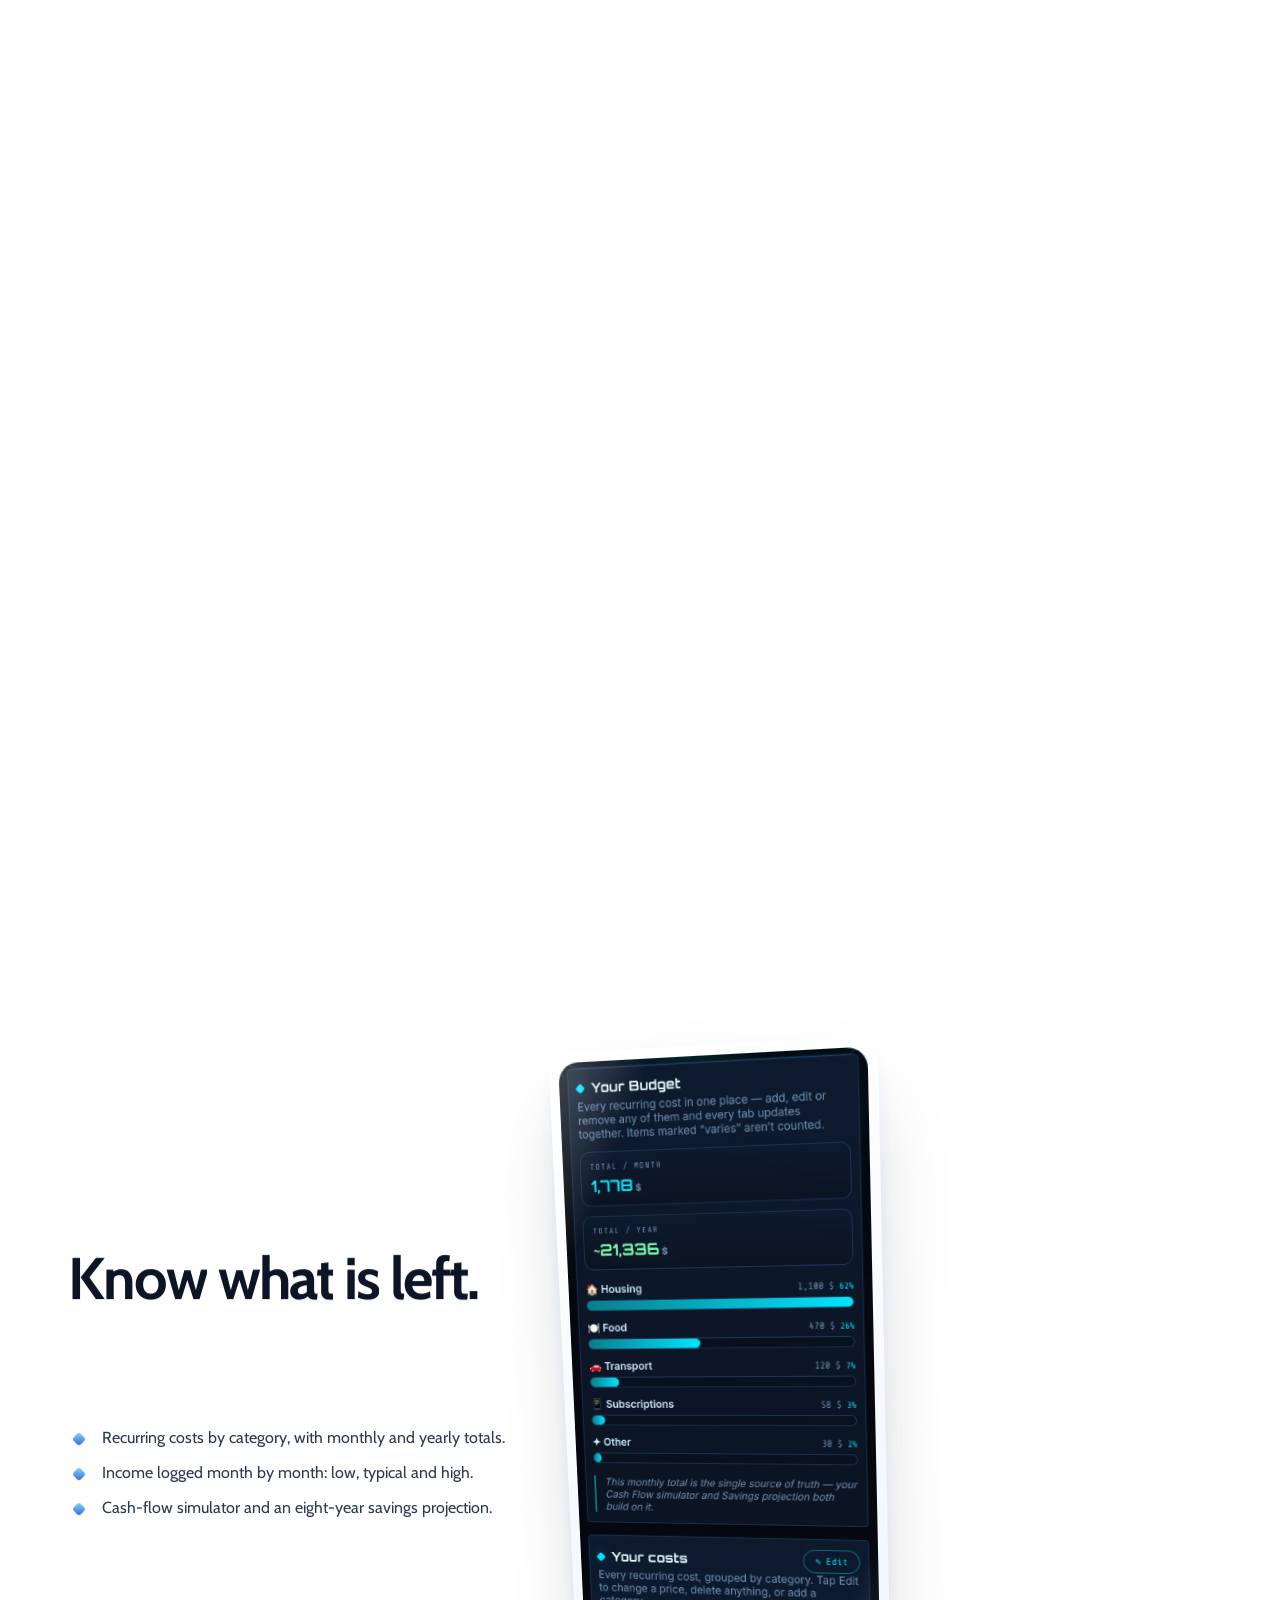
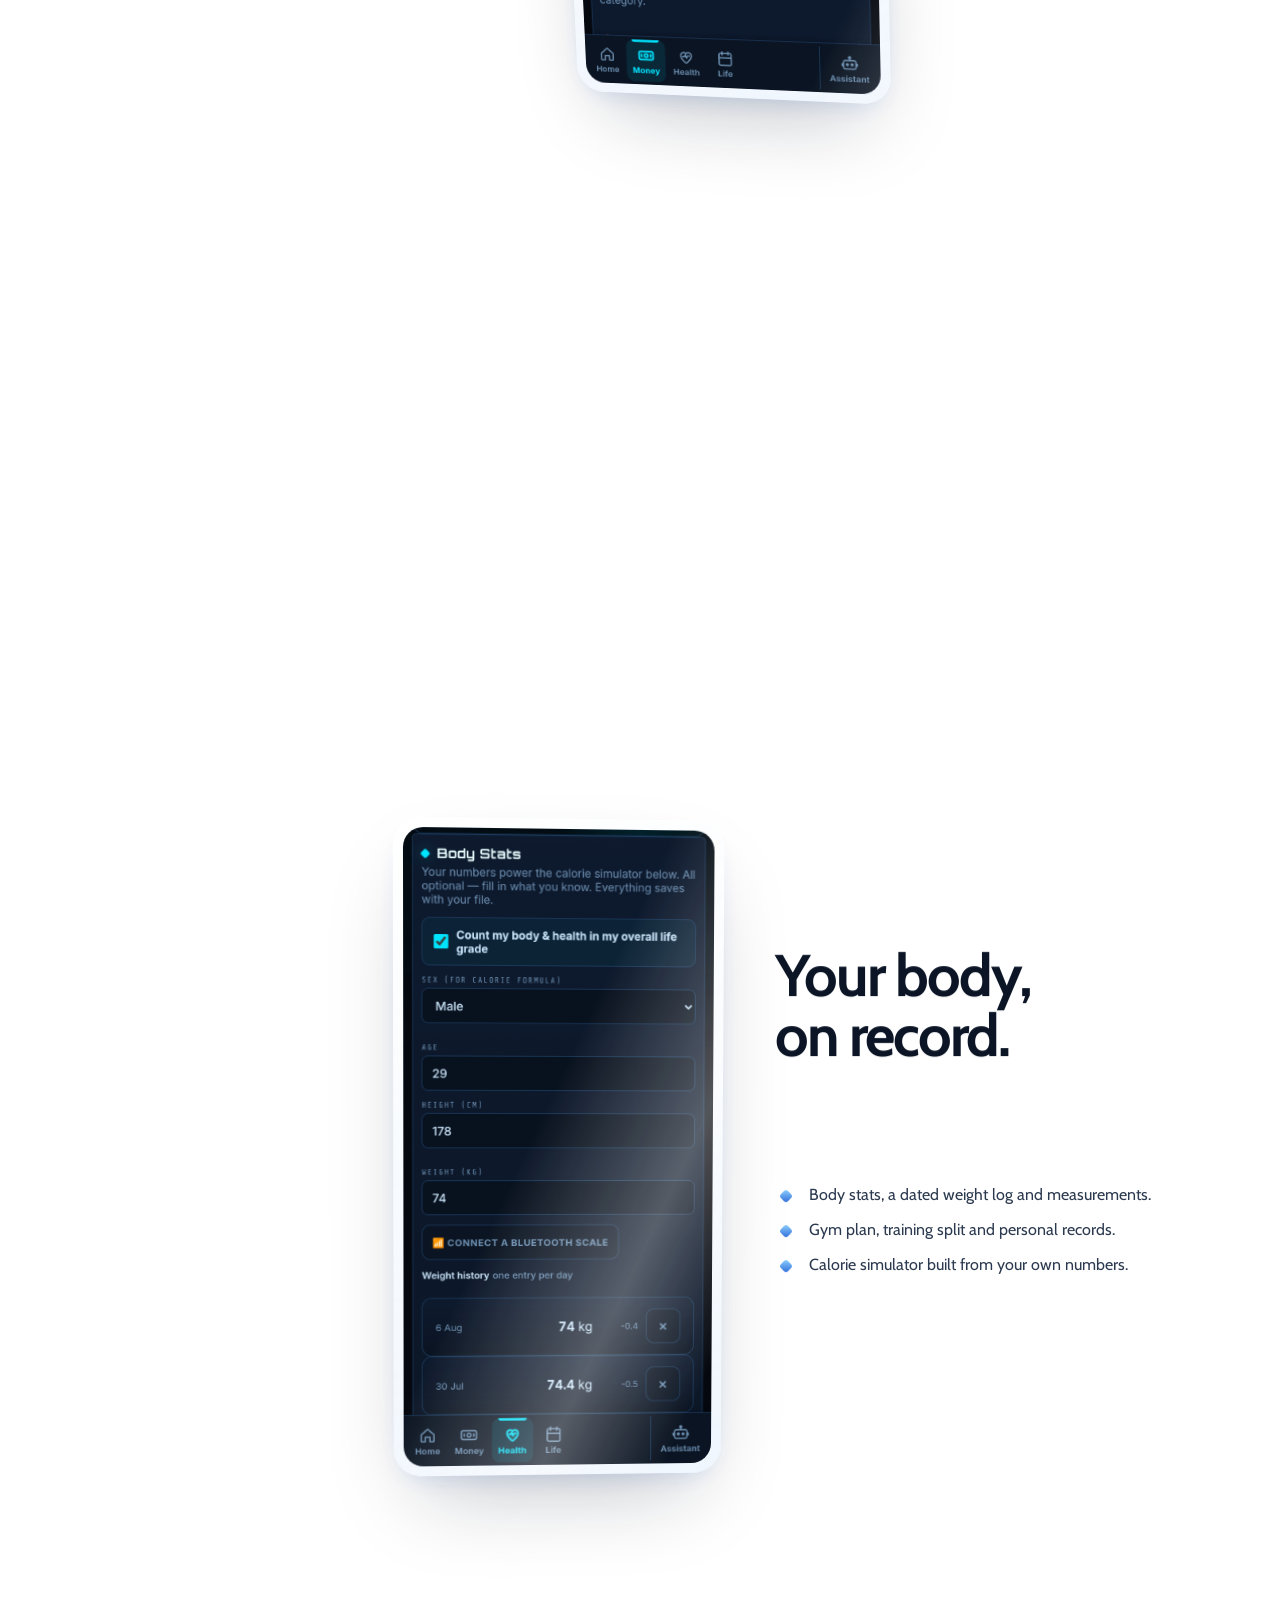
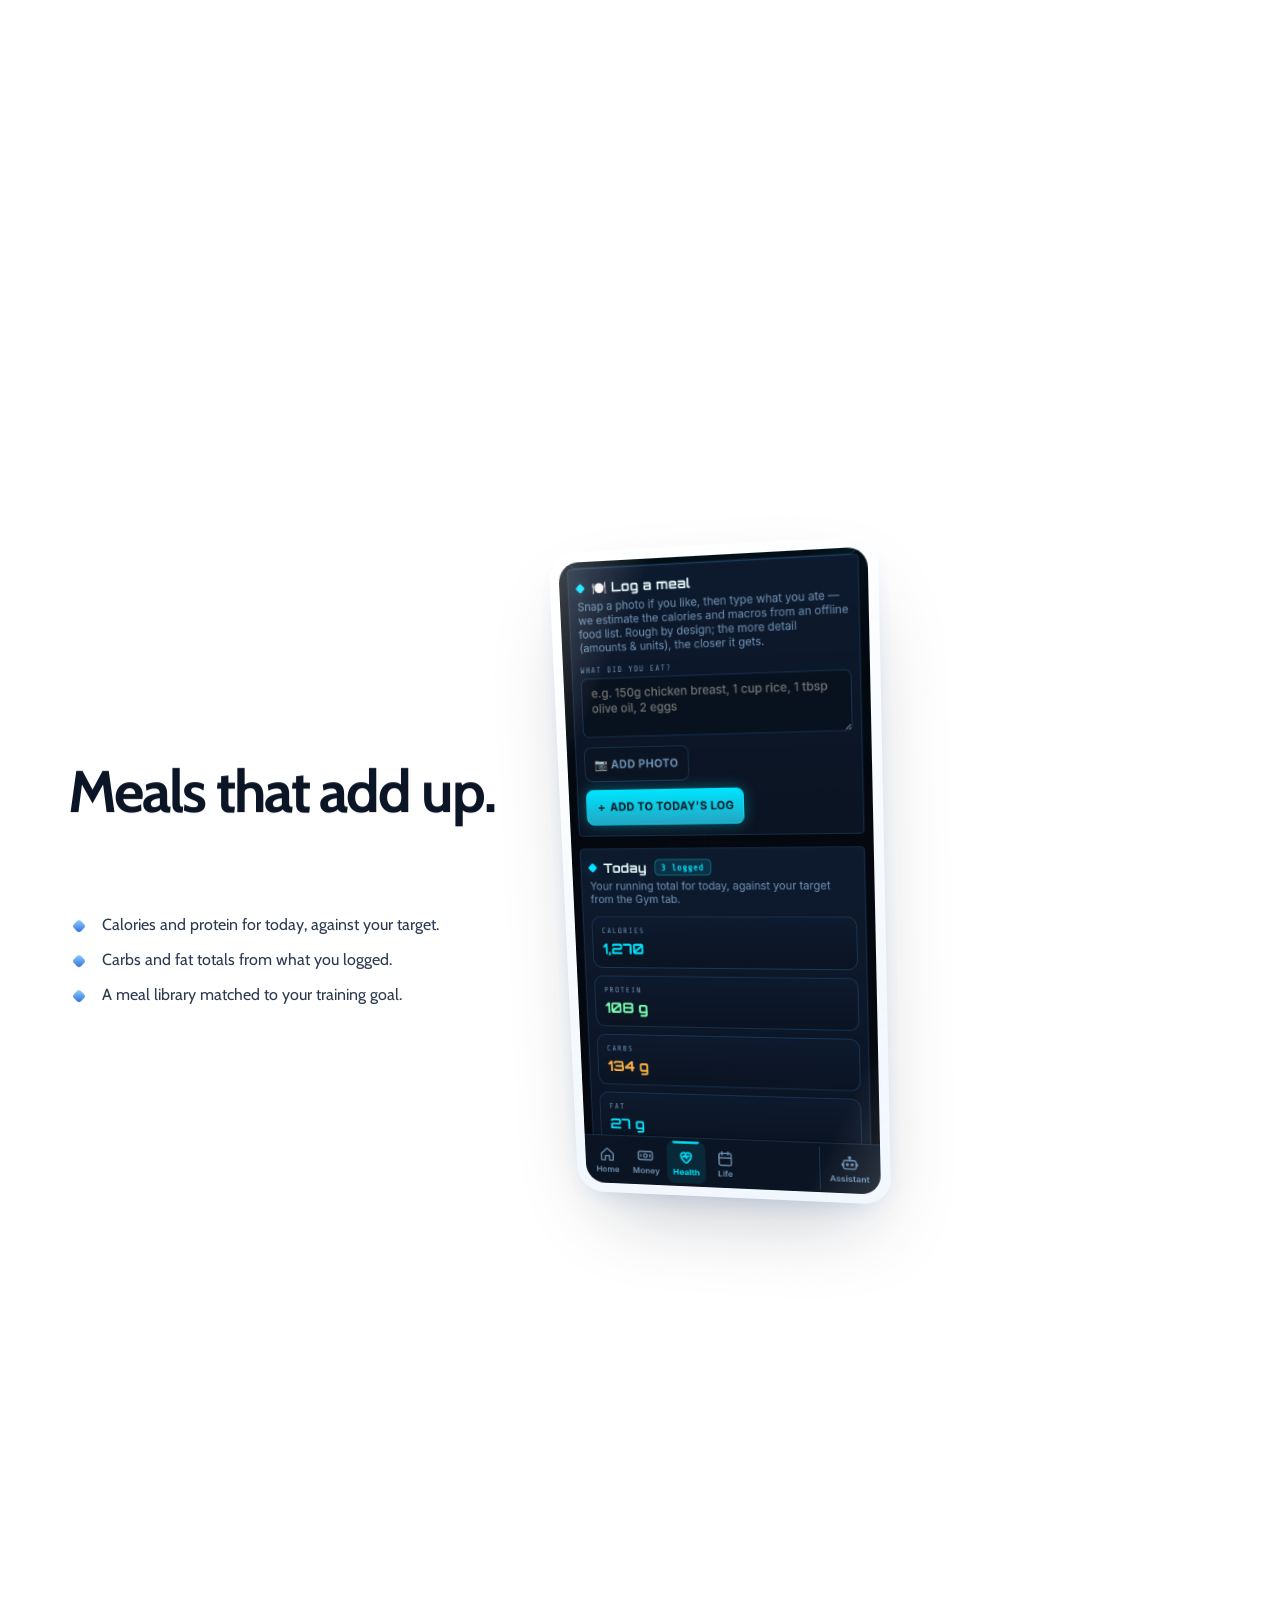
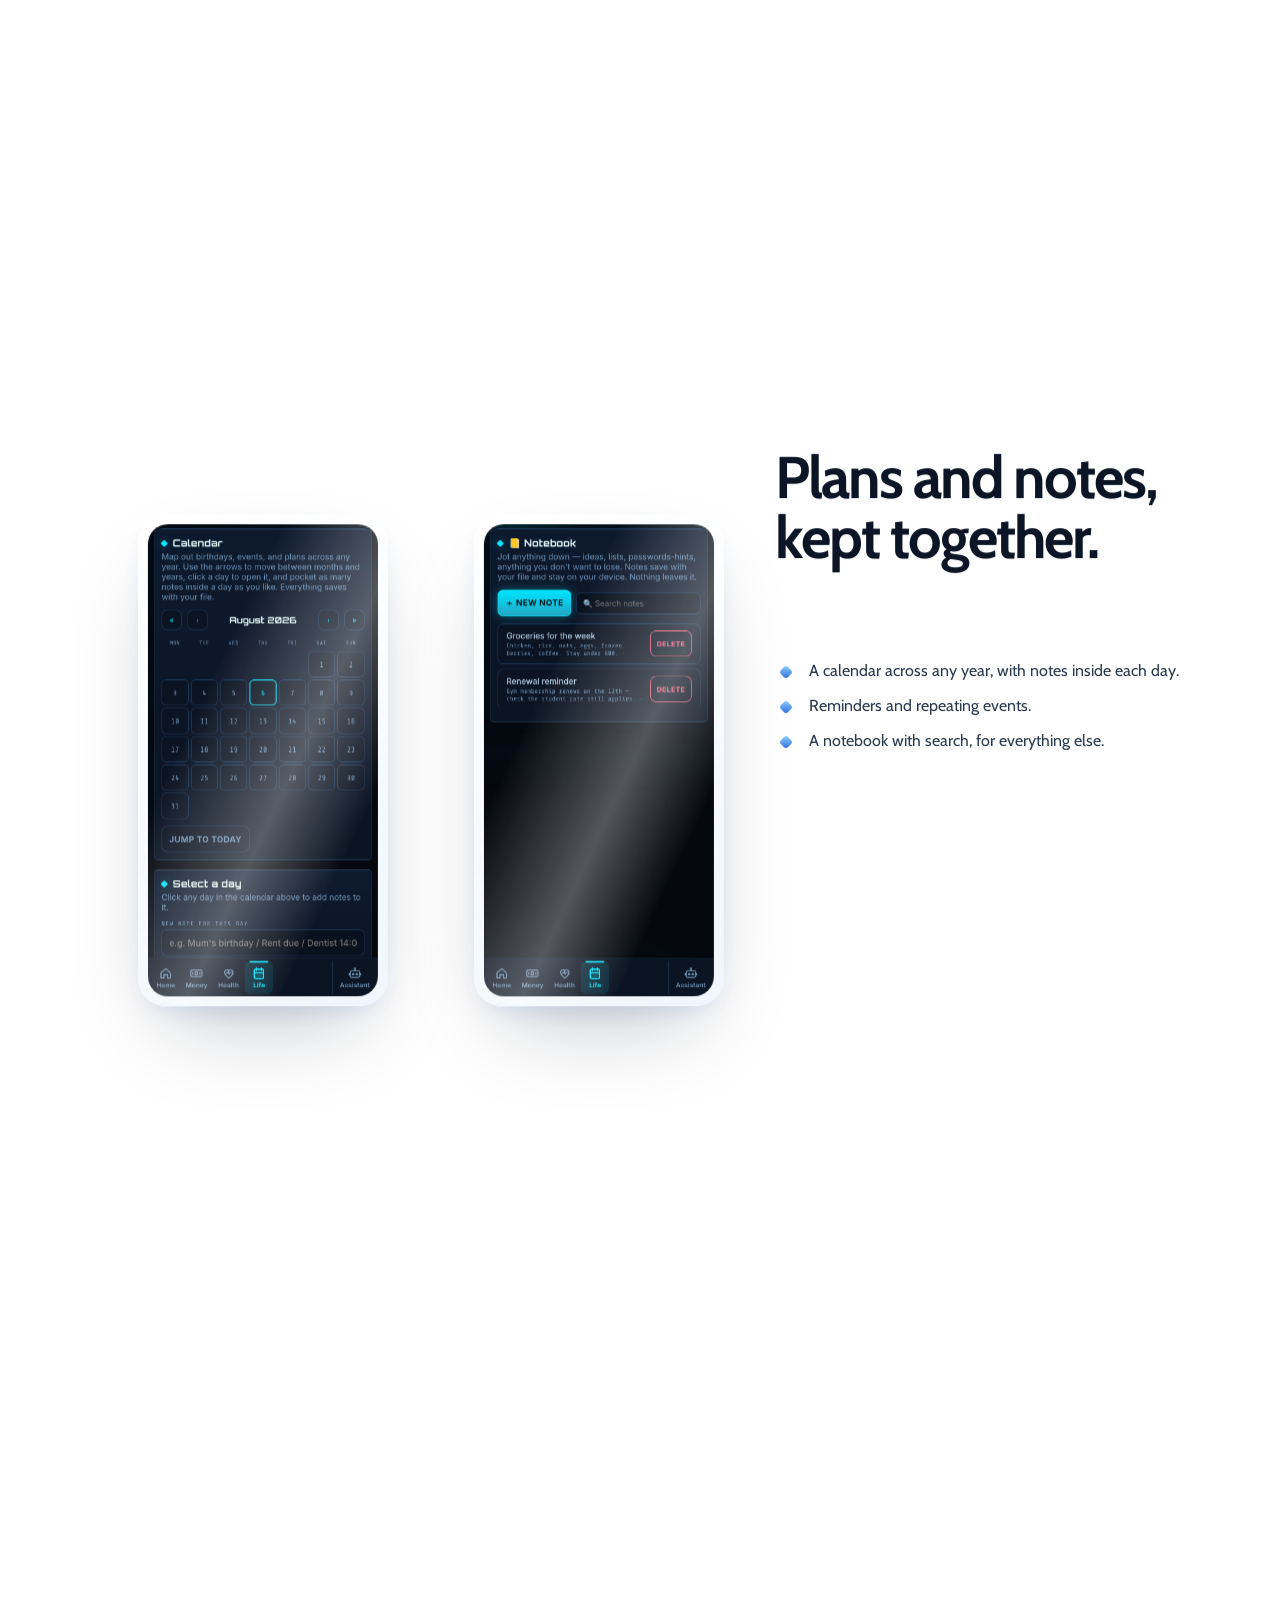
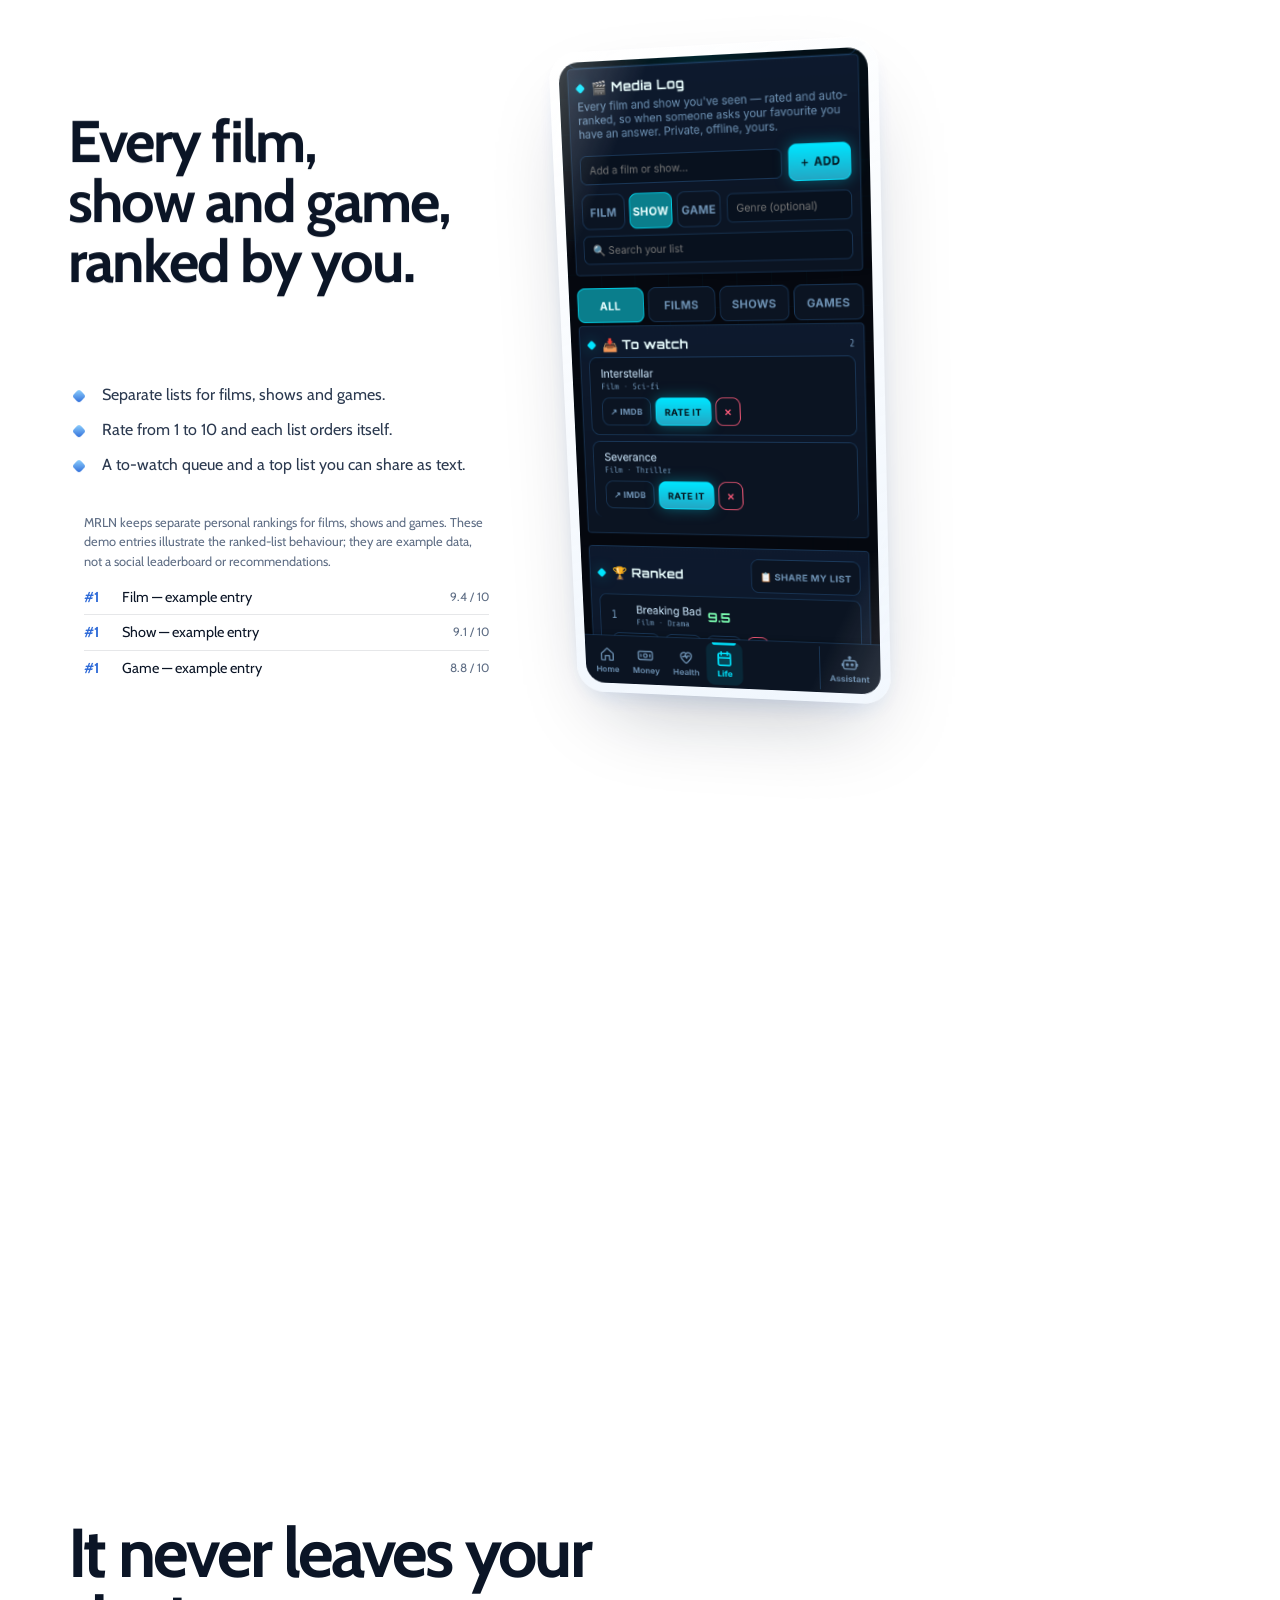
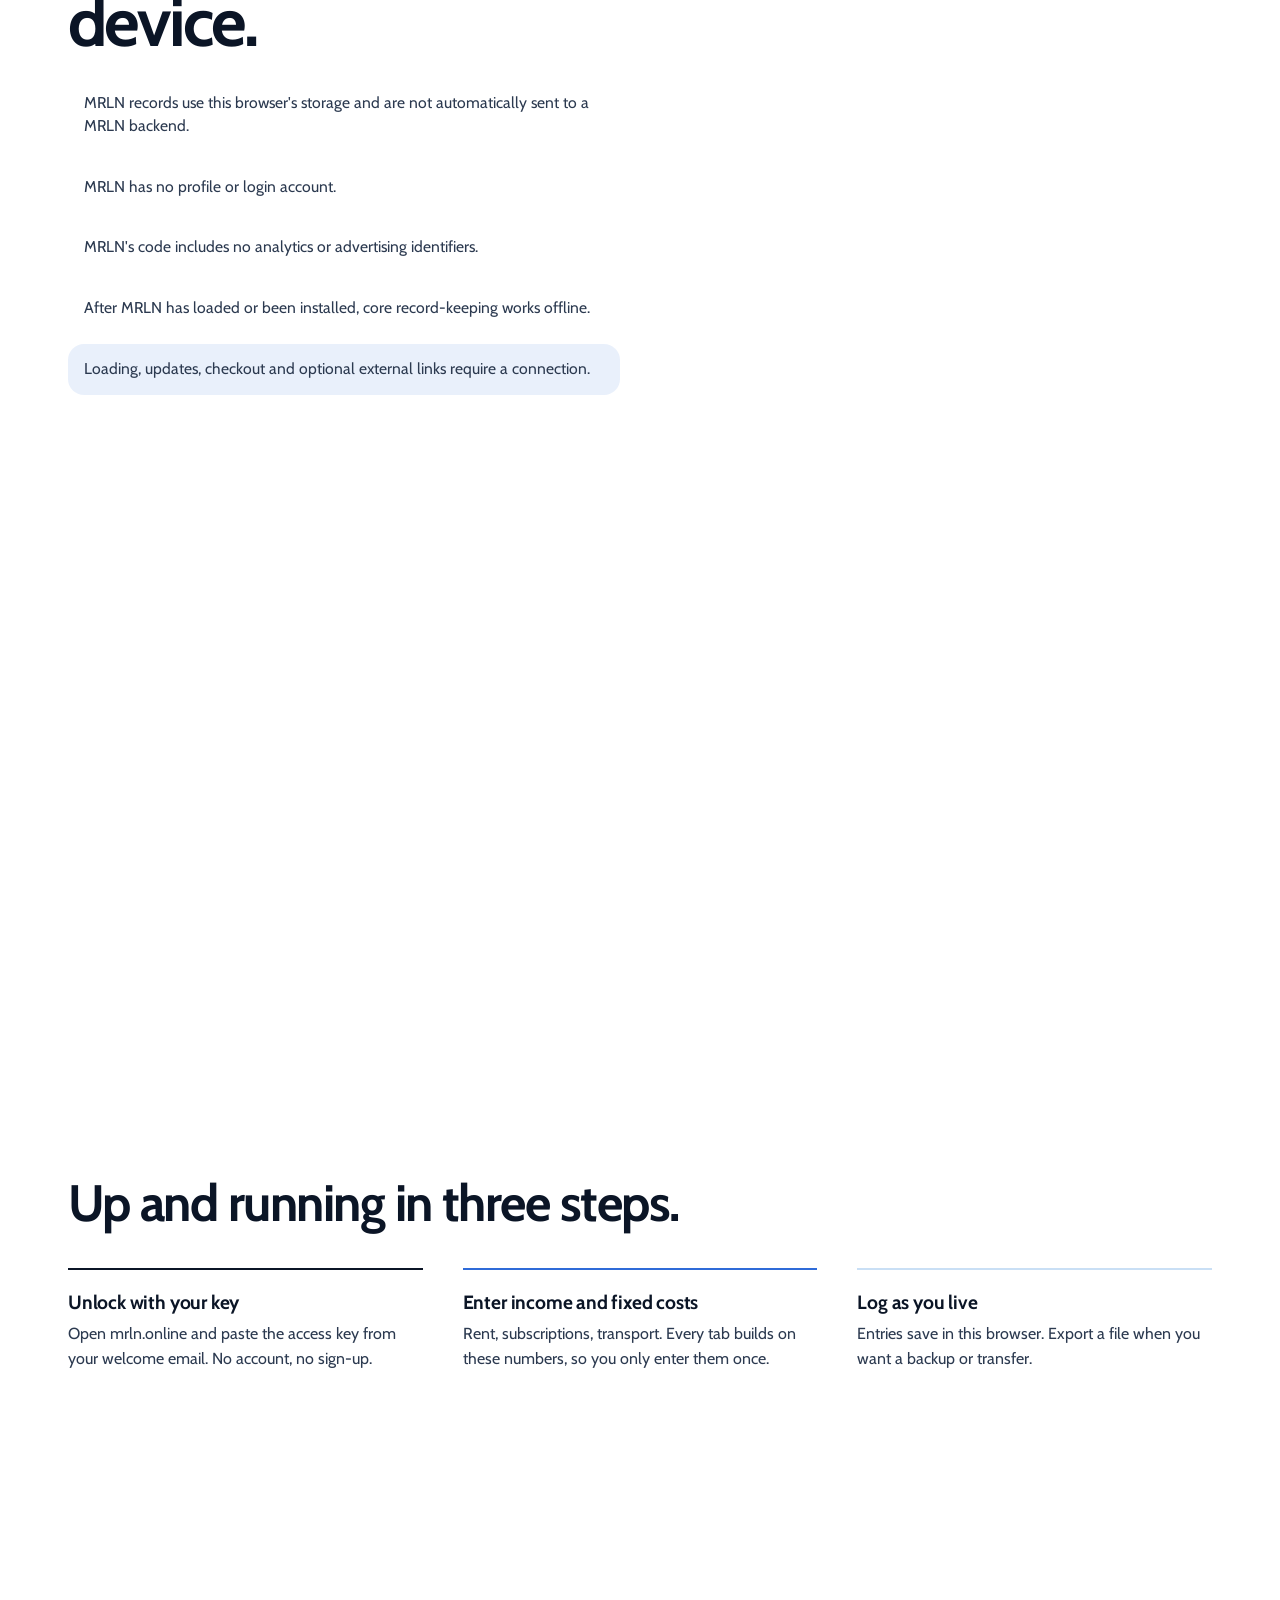
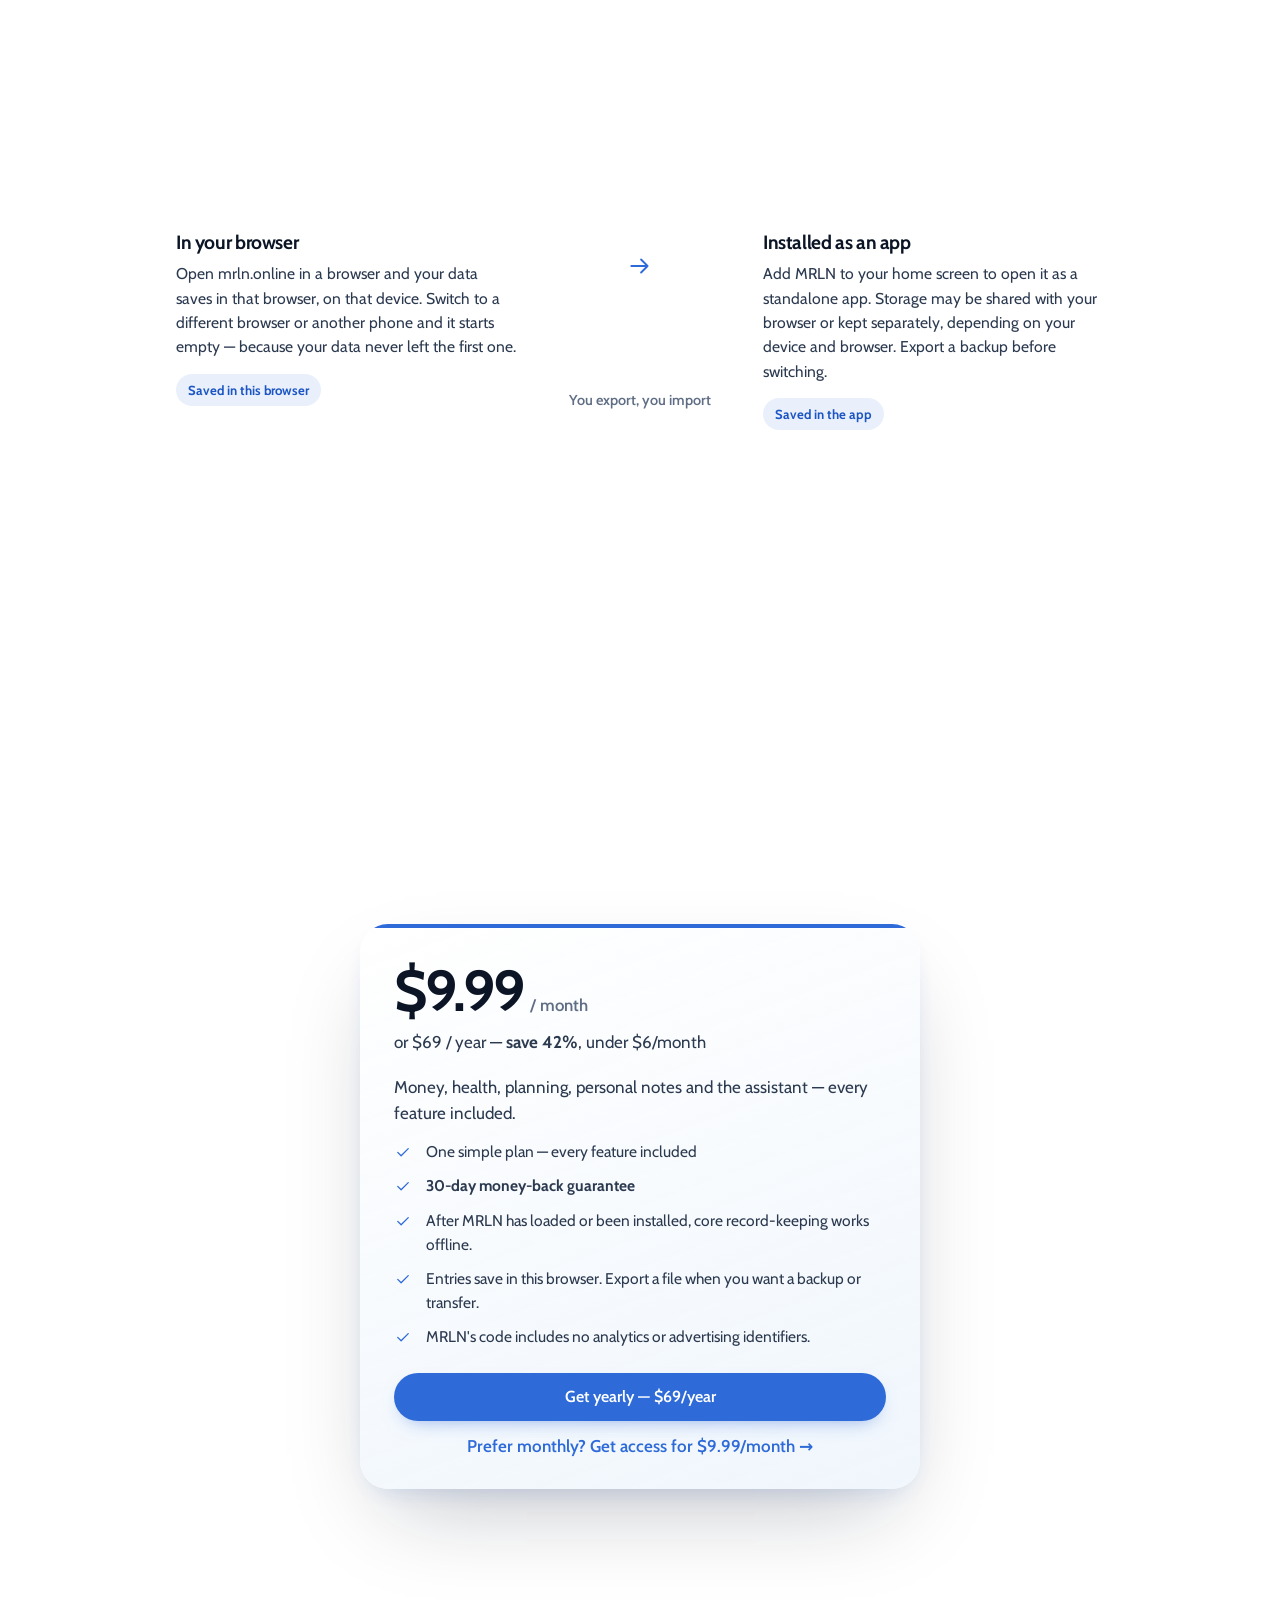
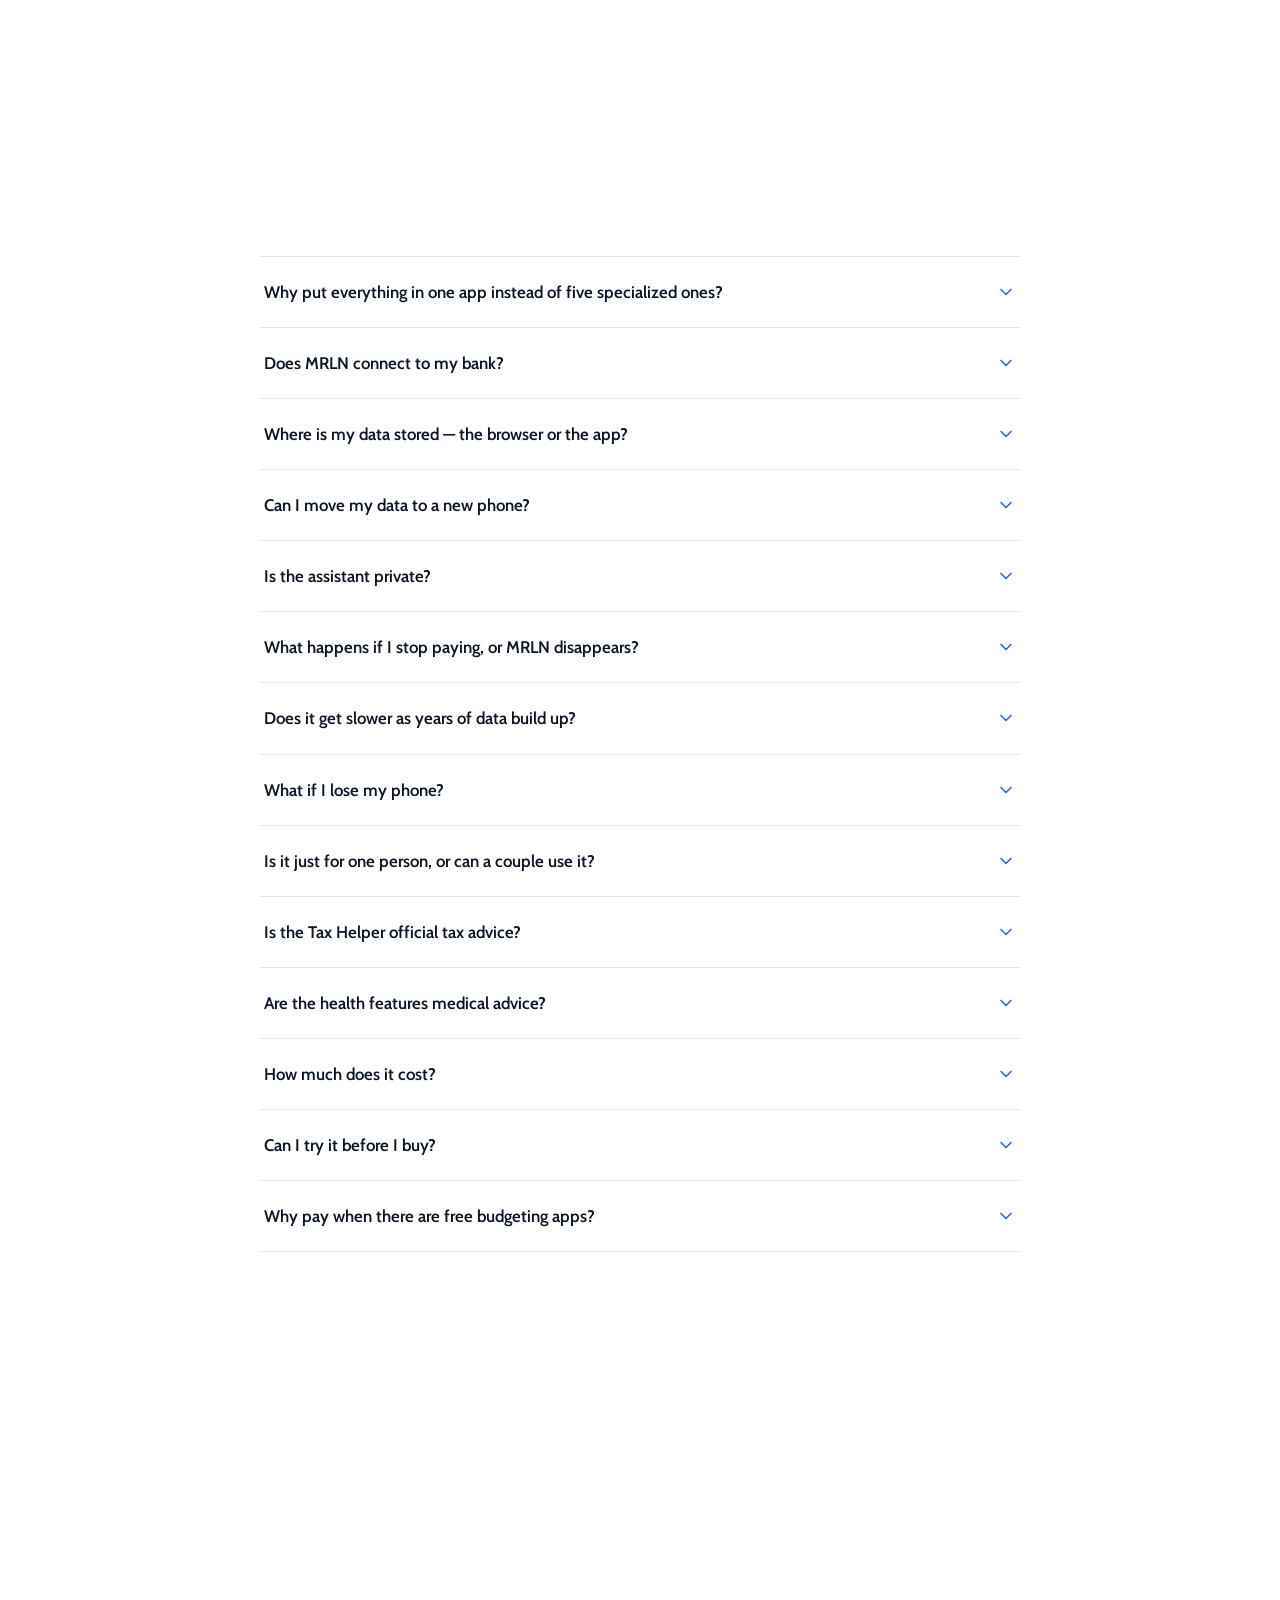
<file: landing.html>
<!doctype html>
<html lang="en">
<head>
<meta charset="utf-8">
<title>MRLN</title>
<link rel="canonical" href="https://mrln.online/">
<meta http-equiv="refresh" content="0; url=/mrln.html">
<script>location.replace("/mrln.html");</script>
</head>
<body>
<p>MRLN has moved here: <a href="/">mrln.online</a></p>
</body>
</html>
</file>
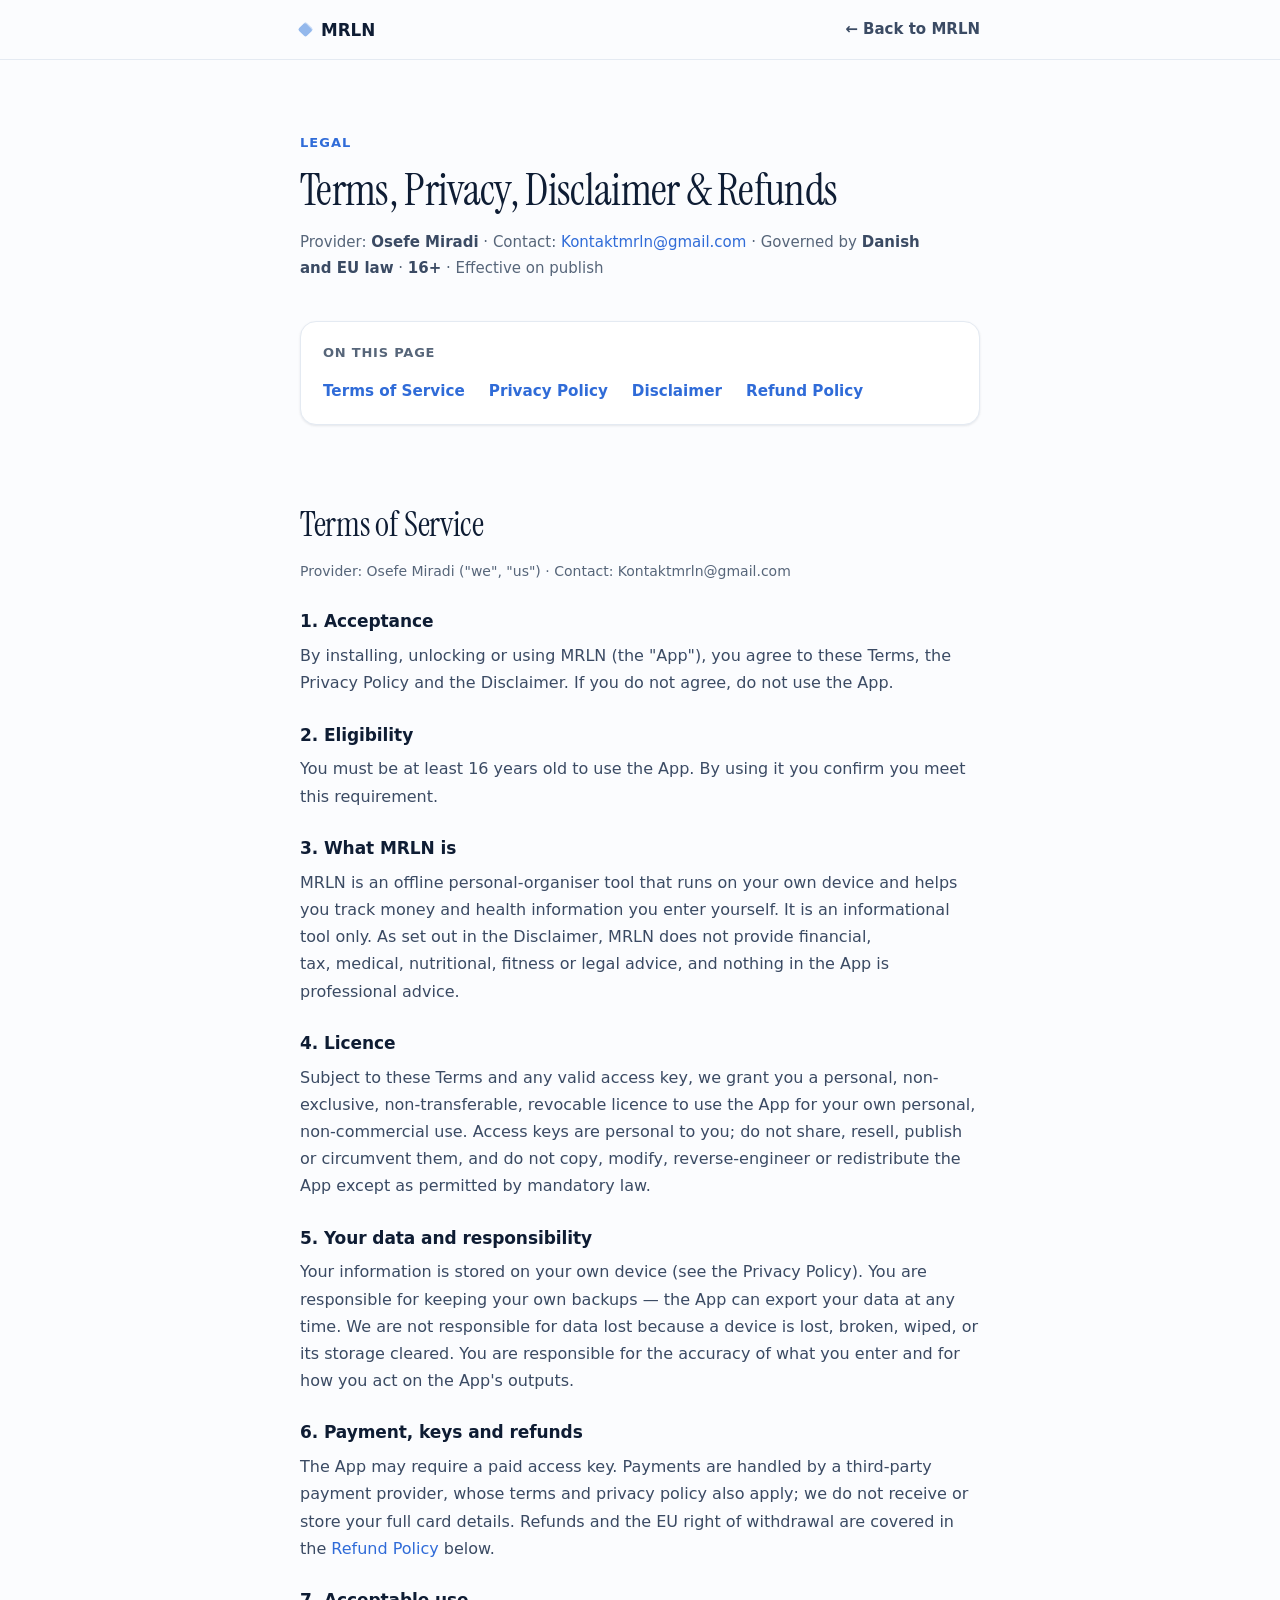
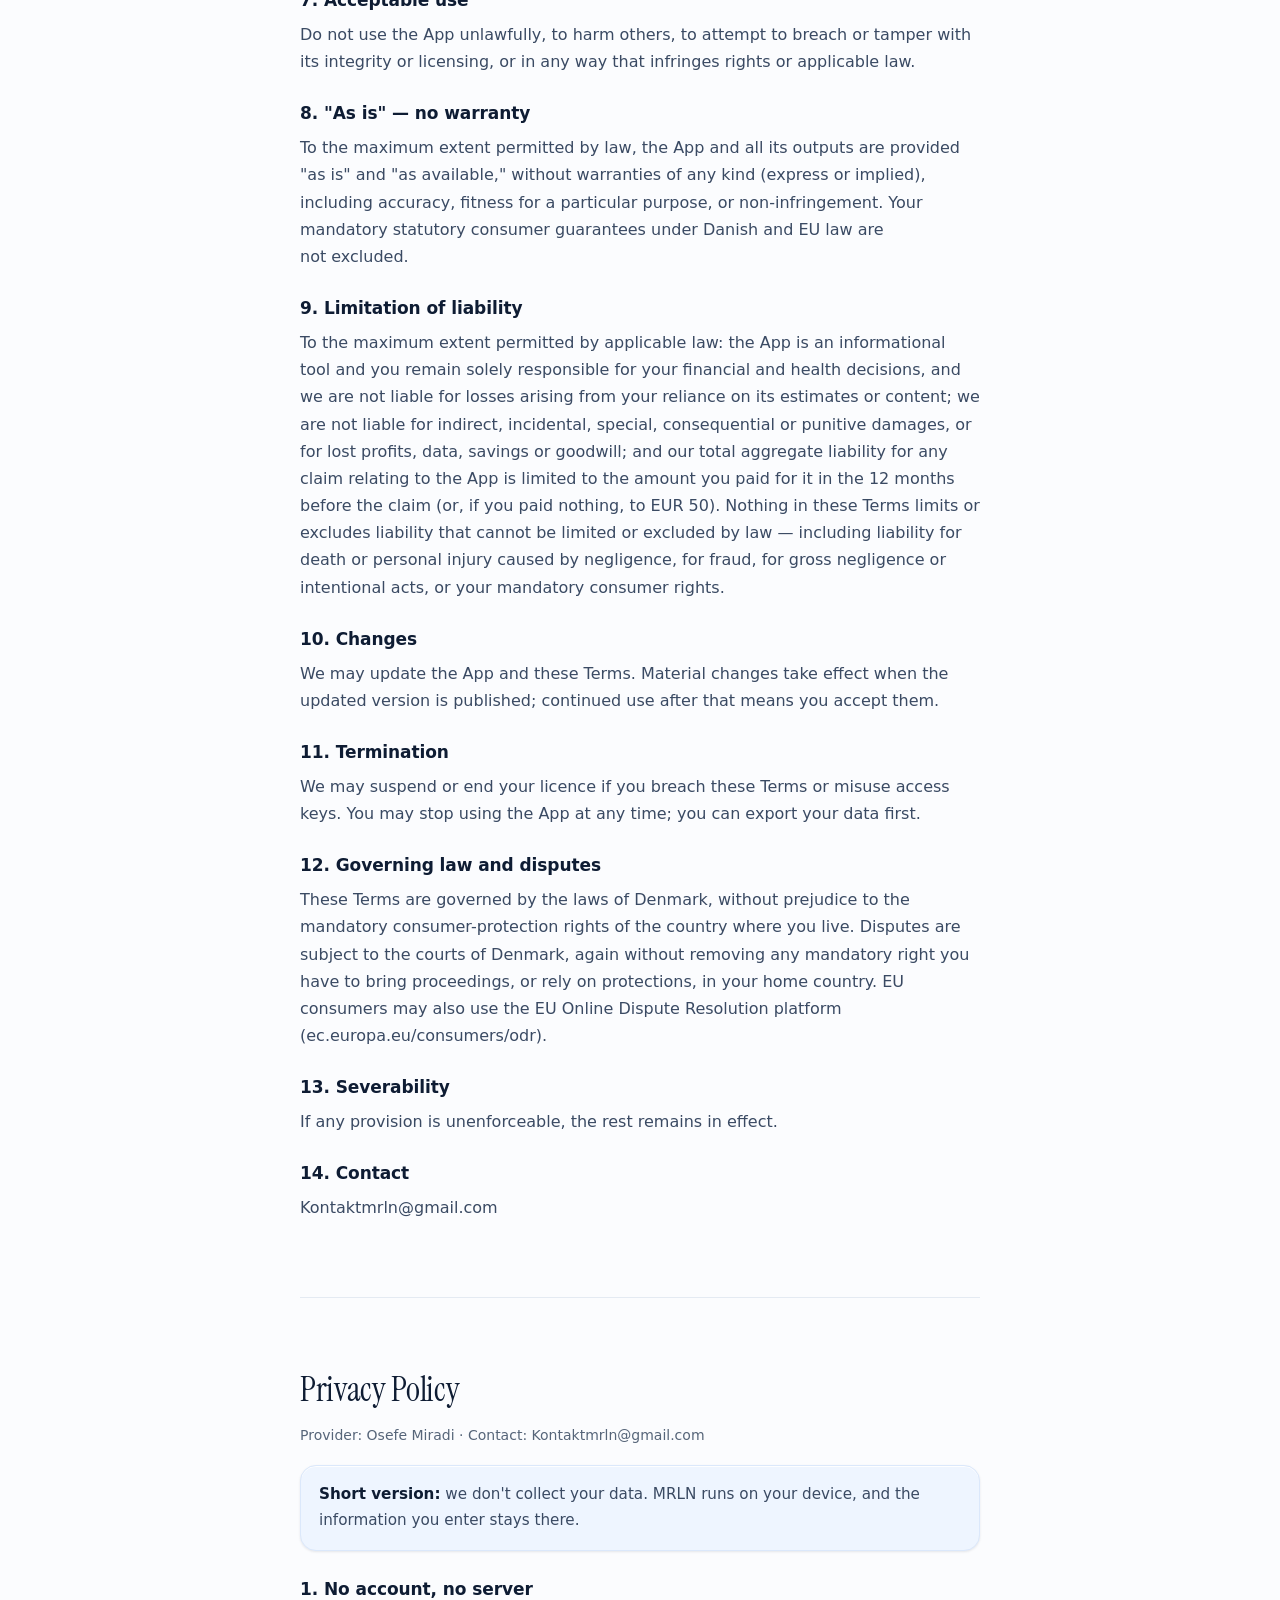
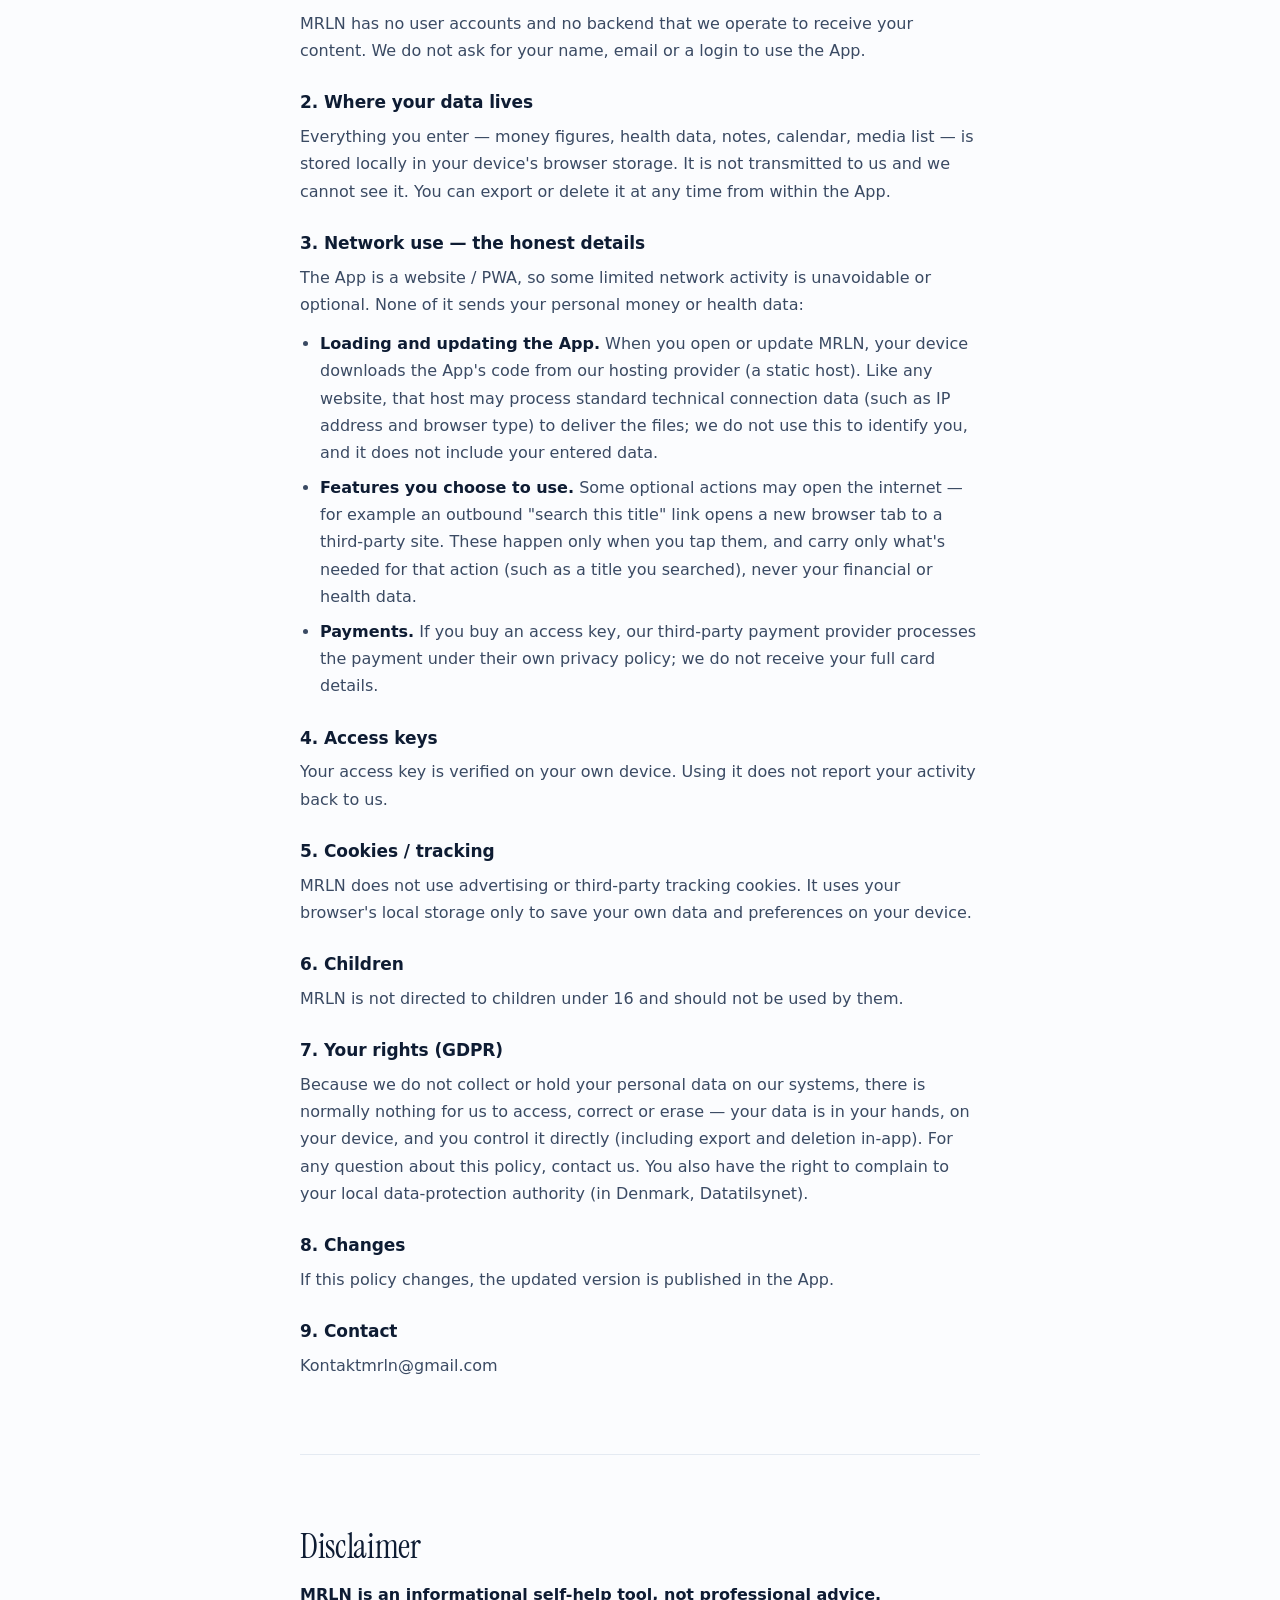
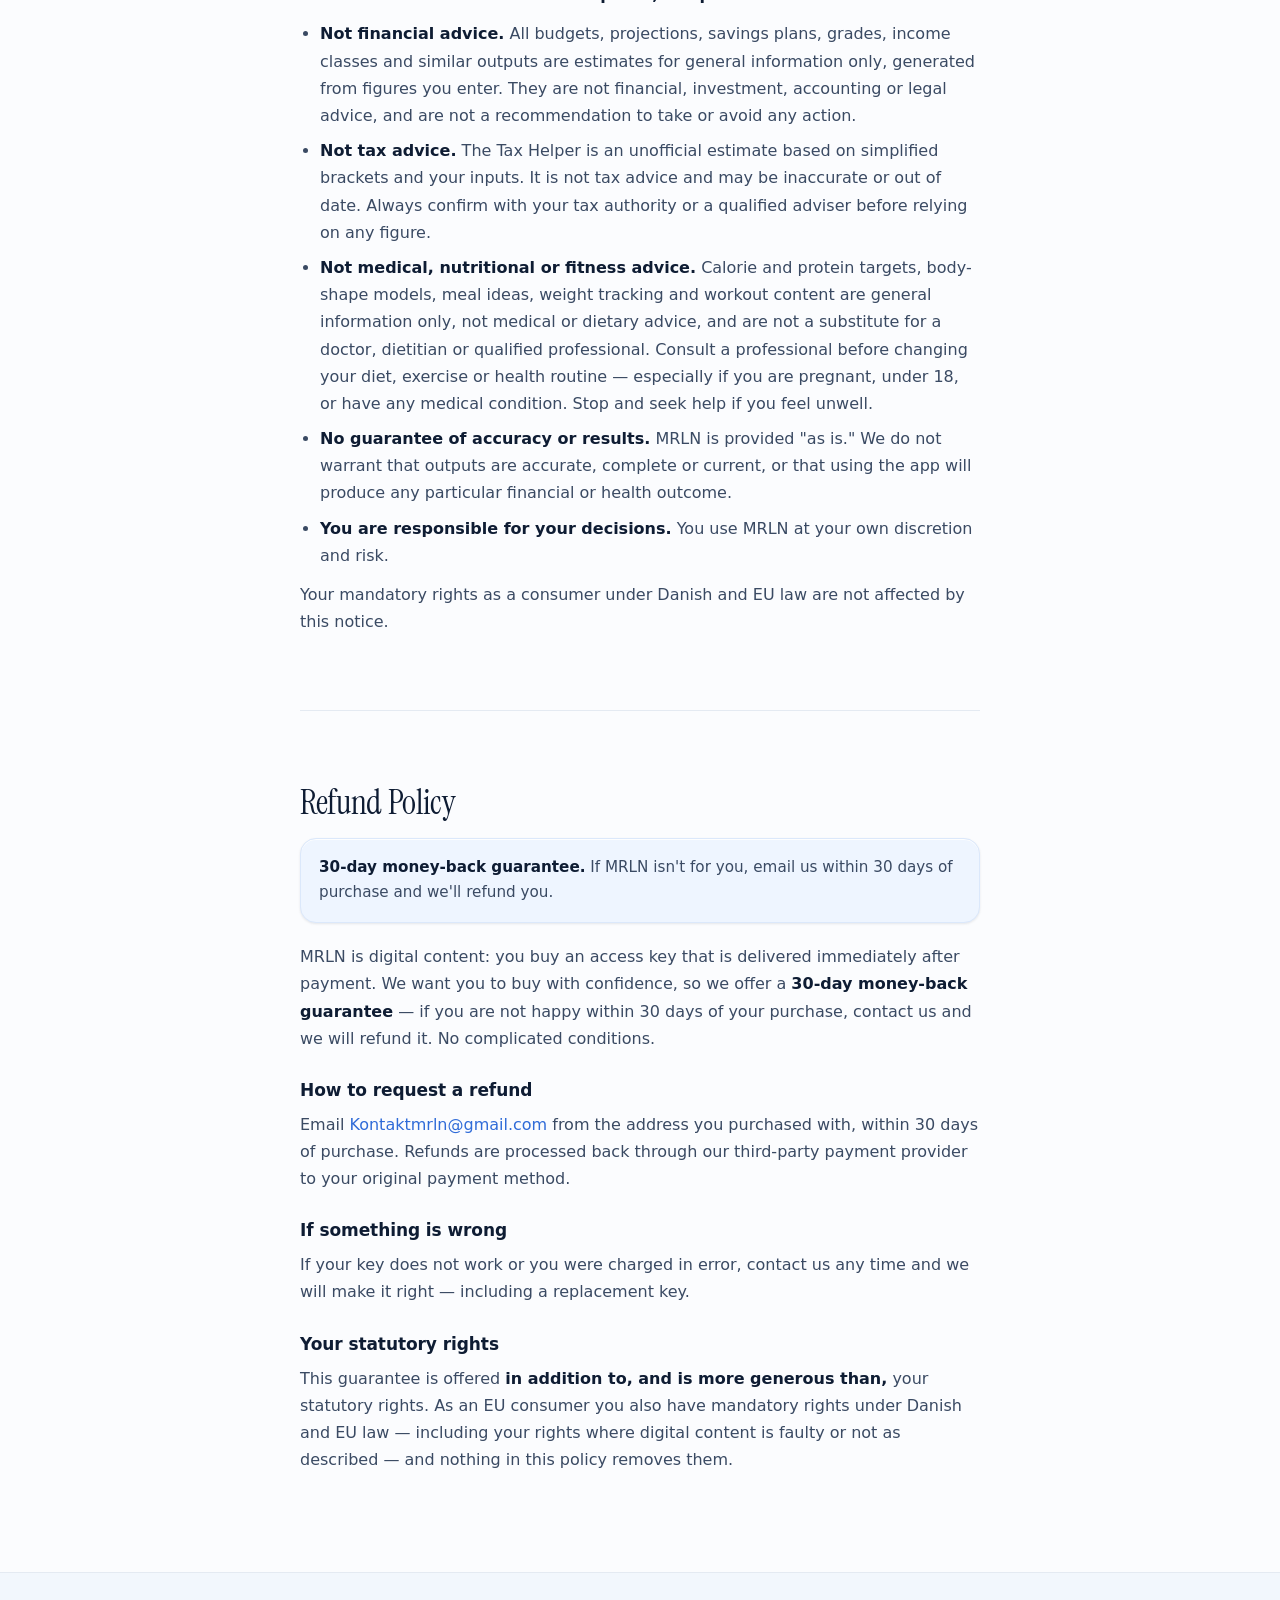
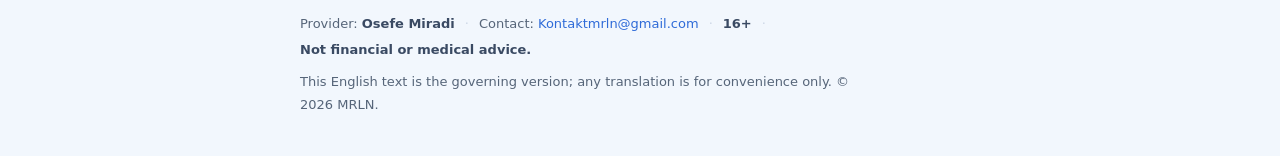
<file: legal.html>
<!doctype html>
<html lang="en">
<head>
<meta charset="utf-8">
<script>if(location.hostname==='mrln.online'&&location.protocol==='http:')location.replace(location.href.replace(/^http:/,'https:'));</script>
<meta name="viewport" content="width=device-width, initial-scale=1">
<title>MRLN — Terms, Privacy, Disclaimer & Refunds</title>
<meta name="description" content="MRLN legal: Terms of Service, Privacy Policy, Disclaimer and Refund Policy. Governed by Danish and EU law. Provider: Osefe Miradi.">
<meta property="og:type" content="website">
<meta property="og:site_name" content="MRLN">
<meta property="og:url" content="https://mrln.online/legal.html">
<meta property="og:title" content="MRLN — Terms, Privacy, Disclaimer & Refunds">
<meta property="og:description" content="MRLN legal: Terms, Privacy, Disclaimer and Refund Policy. Governed by Danish and EU law.">
<meta name="color-scheme" content="light">
<meta name="theme-color" content="#FBFCFE">
<link rel="icon" type="image/png" href="icon-192.png">
<link rel="apple-touch-icon" href="icon-192.png">
<style>
  :root{
    --bg:#FBFCFE; --surface:#FFFFFF; --bg-tint:#F2F7FD;
    --blue-50:#EEF5FF; --blue-100:#DBE8FB; --blue-200:#BFD6F5; --blue-300:#93B8EC; --accent-text:#2F6BD8;
    --cta:#2F6BD8; --cta-hover:#255BBE;
    --ink:#0E1C33; --ink-body:#3A4A63; --ink-muted:#566579;
    --line:#E4EAF2; --line-strong:#CDD7E6;
    --sh-sm:0 1px 2px rgba(16,28,51,.04), 0 1px 3px rgba(16,28,51,.06);
    --r-md:16px; --r-pill:999px;
    --maxw-text:760px; --gutter:clamp(20px,5vw,40px);
    --serif:ui-serif, Georgia, "Times New Roman", Cambria, serif;
    --sans:system-ui, -apple-system, "Segoe UI", Roboto, Helvetica, Arial, sans-serif;
  }
  *,*::before,*::after{box-sizing:border-box}
  html,body{overflow-x:hidden; max-width:100%}
  html{scroll-behavior:smooth}
  body{margin:0; background:var(--bg); color:var(--ink-body); font-family:var(--sans); font-size:1rem; line-height:1.7; -webkit-font-smoothing:antialiased}
  a{color:var(--accent-text); text-decoration:none} a:hover{text-decoration:underline}
  :focus-visible{outline:3px solid rgba(91,141,239,.5); outline-offset:2px; border-radius:4px}
  .skip{position:absolute; left:-9999px; top:0; background:var(--cta); color:#fff; padding:10px 16px; border-radius:0 0 8px 0; z-index:100; font-weight:600}
  .skip:focus{left:0; text-decoration:none}

  header.top{position:sticky; top:0; z-index:50; height:60px; background:rgba(251,252,254,.85); backdrop-filter:blur(12px); -webkit-backdrop-filter:blur(12px); border-bottom:1px solid var(--line)}
  .top-inner{max-width:var(--maxw-text); margin:0 auto; padding:0 var(--gutter); height:60px; display:flex; align-items:center; justify-content:space-between; gap:16px}
  .brand{display:inline-flex; align-items:center; gap:10px; font-weight:700; font-size:1.05rem; color:var(--ink)}
  .brand:hover{text-decoration:none}
  .diamond{width:11px; height:11px; background:var(--blue-300); border-radius:2px; transform:rotate(45deg); display:inline-block}
  .back{font-weight:600; font-size:.9375rem; color:var(--ink-body)}

  .wrap{max-width:var(--maxw-text); margin:0 auto; padding:0 var(--gutter)}
  .head{padding:clamp(48px,8vh,88px) 0 8px}
  .eyebrow{font-size:.8125rem; font-weight:600; letter-spacing:.08em; text-transform:uppercase; color:var(--accent-text); margin:0}
  h1{font-family:var(--serif); font-weight:500; font-size:clamp(2rem,4vw,2.75rem); letter-spacing:-.015em; line-height:1.1; color:var(--ink); margin:12px 0 0}
  .meta{margin:16px 0 0; font-size:.9375rem; color:var(--ink-muted)}
  .meta strong{color:var(--ink-body); font-weight:600}

  nav.toc{margin:32px 0 8px; padding:20px 22px; background:var(--surface); border:1px solid var(--line); border-radius:var(--r-md); box-shadow:var(--sh-sm)}
  nav.toc h2{font-size:.8125rem; font-weight:600; letter-spacing:.06em; text-transform:uppercase; color:var(--ink-muted); margin:0 0 12px}
  nav.toc ul{list-style:none; margin:0; padding:0; display:flex; flex-wrap:wrap; gap:10px 24px}
  nav.toc a{font-weight:600; font-size:.95rem}

  section.doc{padding:clamp(40px,7vh,72px) 0; border-top:1px solid var(--line)}
  section.doc:first-of-type{border-top:none}
  h2.doc-title{font-family:var(--serif); font-weight:500; font-size:clamp(1.6rem,3vw,2.1rem); letter-spacing:-.01em; color:var(--ink); margin:0 0 6px; scroll-margin-top:76px}
  .eff{font-size:.875rem; color:var(--ink-muted); margin:0 0 18px}
  h3{font-family:var(--sans); font-size:1.0625rem; font-weight:600; color:var(--ink); margin:24px 0 6px; letter-spacing:-.005em}
  p{margin:0 0 12px; max-width:68ch}
  ul.body{margin:0 0 12px; padding-left:20px} ul.body li{margin-bottom:8px; max-width:66ch}
  strong{color:var(--ink); font-weight:600}
  .lead-note{background:var(--blue-50); border:1px solid var(--blue-100); border-radius:var(--r-md); padding:16px 18px; font-size:.95rem; color:var(--ink-body); margin:0 0 20px}
  .lead-note strong{color:var(--ink)}

  footer{border-top:1px solid var(--line); background:var(--bg-tint); margin-top:24px}
  .foot-inner{max-width:var(--maxw-text); margin:0 auto; padding:40px var(--gutter); font-size:.8125rem; color:var(--ink-muted); line-height:1.7}
  .foot-inner .row{display:flex; flex-wrap:wrap; gap:4px 10px; margin-bottom:10px}
  .foot-inner strong{color:var(--ink-body); font-weight:600}
  .sep{color:var(--line-strong)}

  @font-face{ font-family:"Instrument Serif"; font-style:normal; font-weight:400; font-display:swap;
    src:url("[data-uri]") format("woff2"); }
  :root{
    --ease-quart:cubic-bezier(.25,1,.5,1);
    --grain:url("data:image/svg+xml,%3Csvg xmlns='http://www.w3.org/2000/svg' width='140' height='140'%3E%3Cfilter id='n'%3E%3CfeTurbulence type='fractalNoise' baseFrequency='0.9' numOctaves='2' stitchTiles='stitch'/%3E%3C/filter%3E%3Crect width='100%25' height='100%25' filter='url(%23n)'/%3E%3C/svg%3E");
    --serif:"Instrument Serif", ui-serif, Georgia, Cambria, "Times New Roman", serif;
  }
  h1,.doc-title{ font-weight:400; text-wrap:balance; }
  .grain{ position:fixed; inset:0; z-index:9999; pointer-events:none; background-image:var(--grain); background-size:140px 140px; opacity:.045; mix-blend-mode:soft-light; }
  header.top{ transition:height .2s var(--ease-quart), box-shadow .2s, border-color .2s, backdrop-filter .2s; }
  .diamond{ box-shadow:inset 0 1px 0 rgba(255,255,255,.5); }
  nav.toc,.lead-note{ box-shadow:var(--sh-sm), inset 0 1px 0 rgba(255,255,255,.9); }
  p{ text-wrap:pretty; }
  
  .js .pre-reveal{ opacity:0; transform:translateY(12px); }
  .js .pre-reveal.is-in{ opacity:1; transform:none; transition:opacity .5s var(--ease-quart), transform .5s var(--ease-quart); }
  @media (prefers-reduced-motion:reduce){ .js .pre-reveal{ opacity:1!important; transform:none!important; } }

</style>
</head>
<body>
<div class="grain" aria-hidden="true"></div>
<a class="skip" href="#main">Skip to content</a>

<header class="top">
  <div class="top-inner">
    <a class="brand" href="./mrln.html"><span class="diamond" aria-hidden="true"></span>MRLN</a>
    <a class="back" href="./mrln.html">← Back to MRLN</a>
  </div>
</header>

<main id="main">
  <div class="wrap">
    <div class="head">
      <p class="eyebrow">Legal</p>
      <h1>Terms, Privacy, Disclaimer &amp; Refunds</h1>
      <p class="meta">Provider: <strong>Osefe Miradi</strong> · Contact: <a href="mailto:Kontaktmrln@gmail.com">Kontaktmrln@gmail.com</a> · Governed by <strong>Danish and EU law</strong> · <strong>16+</strong> · Effective on publish</p>
    </div>

    <nav class="toc" aria-label="On this page">
      <h2>On this page</h2>
      <ul>
        <li><a href="#terms">Terms of Service</a></li>
        <li><a href="#privacy">Privacy Policy</a></li>
        <li><a href="#disclaimer">Disclaimer</a></li>
        <li><a href="#refunds">Refund Policy</a></li>
      </ul>
    </nav>

    <section class="doc pre-reveal" aria-labelledby="terms">
      <h2 class="doc-title" id="terms">Terms of Service</h2>
      <p class="eff">Provider: Osefe Miradi ("we", "us") · Contact: Kontaktmrln@gmail.com</p>

      <h3>1. Acceptance</h3>
      <p>By installing, unlocking or using MRLN (the "App"), you agree to these Terms, the Privacy Policy and the Disclaimer. If you do not agree, do not use the App.</p>
      <h3>2. Eligibility</h3>
      <p>You must be at least 16 years old to use the App. By using it you confirm you meet this requirement.</p>
      <h3>3. What MRLN is</h3>
      <p>MRLN is an offline personal-organiser tool that runs on your own device and helps you track money and health information you enter yourself. It is an informational tool only. As set out in the Disclaimer, MRLN does not provide financial, tax, medical, nutritional, fitness or legal advice, and nothing in the App is professional advice.</p>
      <h3>4. Licence</h3>
      <p>Subject to these Terms and any valid access key, we grant you a personal, non-exclusive, non-transferable, revocable licence to use the App for your own personal, non-commercial use. Access keys are personal to you; do not share, resell, publish or circumvent them, and do not copy, modify, reverse-engineer or redistribute the App except as permitted by mandatory law.</p>
      <h3>5. Your data and responsibility</h3>
      <p>Your information is stored on your own device (see the Privacy Policy). You are responsible for keeping your own backups — the App can export your data at any time. We are not responsible for data lost because a device is lost, broken, wiped, or its storage cleared. You are responsible for the accuracy of what you enter and for how you act on the App's outputs.</p>
      <h3>6. Payment, keys and refunds</h3>
      <p>The App may require a paid access key. Payments are handled by a third-party payment provider, whose terms and privacy policy also apply; we do not receive or store your full card details. Refunds and the EU right of withdrawal are covered in the <a href="#refunds">Refund Policy</a> below.</p>
      <h3>7. Acceptable use</h3>
      <p>Do not use the App unlawfully, to harm others, to attempt to breach or tamper with its integrity or licensing, or in any way that infringes rights or applicable law.</p>
      <h3>8. "As is" — no warranty</h3>
      <p>To the maximum extent permitted by law, the App and all its outputs are provided "as is" and "as available," without warranties of any kind (express or implied), including accuracy, fitness for a particular purpose, or non-infringement. Your mandatory statutory consumer guarantees under Danish and EU law are not excluded.</p>
      <h3>9. Limitation of liability</h3>
      <p>To the maximum extent permitted by applicable law: the App is an informational tool and you remain solely responsible for your financial and health decisions, and we are not liable for losses arising from your reliance on its estimates or content; we are not liable for indirect, incidental, special, consequential or punitive damages, or for lost profits, data, savings or goodwill; and our total aggregate liability for any claim relating to the App is limited to the amount you paid for it in the 12 months before the claim (or, if you paid nothing, to EUR 50). Nothing in these Terms limits or excludes liability that cannot be limited or excluded by law — including liability for death or personal injury caused by negligence, for fraud, for gross negligence or intentional acts, or your mandatory consumer rights.</p>
      <h3>10. Changes</h3>
      <p>We may update the App and these Terms. Material changes take effect when the updated version is published; continued use after that means you accept them.</p>
      <h3>11. Termination</h3>
      <p>We may suspend or end your licence if you breach these Terms or misuse access keys. You may stop using the App at any time; you can export your data first.</p>
      <h3>12. Governing law and disputes</h3>
      <p>These Terms are governed by the laws of Denmark, without prejudice to the mandatory consumer-protection rights of the country where you live. Disputes are subject to the courts of Denmark, again without removing any mandatory right you have to bring proceedings, or rely on protections, in your home country. EU consumers may also use the EU Online Dispute Resolution platform (ec.europa.eu/consumers/odr).</p>
      <h3>13. Severability</h3>
      <p>If any provision is unenforceable, the rest remains in effect.</p>
      <h3>14. Contact</h3>
      <p>Kontaktmrln@gmail.com</p>
    </section>

    <section class="doc pre-reveal" aria-labelledby="privacy">
      <h2 class="doc-title" id="privacy">Privacy Policy</h2>
      <p class="eff">Provider: Osefe Miradi · Contact: Kontaktmrln@gmail.com</p>
      <div class="lead-note"><strong>Short version:</strong> we don't collect your data. MRLN runs on your device, and the information you enter stays there.</div>

      <h3>1. No account, no server</h3>
      <p>MRLN has no user accounts and no backend that we operate to receive your content. We do not ask for your name, email or a login to use the App.</p>
      <h3>2. Where your data lives</h3>
      <p>Everything you enter — money figures, health data, notes, calendar, media list — is stored locally in your device's browser storage. It is not transmitted to us and we cannot see it. You can export or delete it at any time from within the App.</p>
      <h3>3. Network use — the honest details</h3>
      <p>The App is a website / PWA, so some limited network activity is unavoidable or optional. None of it sends your personal money or health data:</p>
      <ul class="body">
        <li><strong>Loading and updating the App.</strong> When you open or update MRLN, your device downloads the App's code from our hosting provider (a static host). Like any website, that host may process standard technical connection data (such as IP address and browser type) to deliver the files; we do not use this to identify you, and it does not include your entered data.</li>
        <li><strong>Features you choose to use.</strong> Some optional actions may open the internet — for example an outbound "search this title" link opens a new browser tab to a third-party site. These happen only when you tap them, and carry only what's needed for that action (such as a title you searched), never your financial or health data.</li>
        <li><strong>Payments.</strong> If you buy an access key, our third-party payment provider processes the payment under their own privacy policy; we do not receive your full card details.</li>
      </ul>
      <h3>4. Access keys</h3>
      <p>Your access key is verified on your own device. Using it does not report your activity back to us.</p>
      <h3>5. Cookies / tracking</h3>
      <p>MRLN does not use advertising or third-party tracking cookies. It uses your browser's local storage only to save your own data and preferences on your device.</p>
      <h3>6. Children</h3>
      <p>MRLN is not directed to children under 16 and should not be used by them.</p>
      <h3>7. Your rights (GDPR)</h3>
      <p>Because we do not collect or hold your personal data on our systems, there is normally nothing for us to access, correct or erase — your data is in your hands, on your device, and you control it directly (including export and deletion in-app). For any question about this policy, contact us. You also have the right to complain to your local data-protection authority (in Denmark, Datatilsynet).</p>
      <h3>8. Changes</h3>
      <p>If this policy changes, the updated version is published in the App.</p>
      <h3>9. Contact</h3>
      <p>Kontaktmrln@gmail.com</p>
    </section>

    <section class="doc pre-reveal" aria-labelledby="disclaimer">
      <h2 class="doc-title" id="disclaimer">Disclaimer</h2>
      <p><strong>MRLN is an informational self-help tool, not professional advice.</strong></p>
      <ul class="body">
        <li><strong>Not financial advice.</strong> All budgets, projections, savings plans, grades, income classes and similar outputs are estimates for general information only, generated from figures you enter. They are not financial, investment, accounting or legal advice, and are not a recommendation to take or avoid any action.</li>
        <li><strong>Not tax advice.</strong> The Tax Helper is an unofficial estimate based on simplified brackets and your inputs. It is not tax advice and may be inaccurate or out of date. Always confirm with your tax authority or a qualified adviser before relying on any figure.</li>
        <li><strong>Not medical, nutritional or fitness advice.</strong> Calorie and protein targets, body-shape models, meal ideas, weight tracking and workout content are general information only, not medical or dietary advice, and are not a substitute for a doctor, dietitian or qualified professional. Consult a professional before changing your diet, exercise or health routine — especially if you are pregnant, under 18, or have any medical condition. Stop and seek help if you feel unwell.</li>
        <li><strong>No guarantee of accuracy or results.</strong> MRLN is provided "as is." We do not warrant that outputs are accurate, complete or current, or that using the app will produce any particular financial or health outcome.</li>
        <li><strong>You are responsible for your decisions.</strong> You use MRLN at your own discretion and risk.</li>
      </ul>
      <p>Your mandatory rights as a consumer under Danish and EU law are not affected by this notice.</p>
    </section>

    <section class="doc pre-reveal" aria-labelledby="refunds">
      <h2 class="doc-title" id="refunds">Refund Policy</h2>
      <div class="lead-note"><strong>30-day money-back guarantee.</strong> If MRLN isn't for you, email us within 30 days of purchase and we'll refund you.</div>
      <p>MRLN is digital content: you buy an access key that is delivered immediately after payment. We want you to buy with confidence, so we offer a <strong>30-day money-back guarantee</strong> — if you are not happy within 30 days of your purchase, contact us and we will refund it. No complicated conditions.</p>
      <h3>How to request a refund</h3>
      <p>Email <a href="mailto:Kontaktmrln@gmail.com">Kontaktmrln@gmail.com</a> from the address you purchased with, within 30 days of purchase. Refunds are processed back through our third-party payment provider to your original payment method.</p>
      <h3>If something is wrong</h3>
      <p>If your key does not work or you were charged in error, contact us any time and we will make it right — including a replacement key.</p>
      <h3>Your statutory rights</h3>
      <p>This guarantee is offered <strong>in addition to, and is more generous than,</strong> your statutory rights. As an EU consumer you also have mandatory rights under Danish and EU law — including your rights where digital content is faulty or not as described — and nothing in this policy removes them.</p>
    </section>
  </div>
</main>

<footer>
  <div class="foot-inner">
    <div class="row">
      <span>Provider: <strong>Osefe Miradi</strong></span><span class="sep">·</span>
      <span>Contact: <a href="mailto:Kontaktmrln@gmail.com">Kontaktmrln@gmail.com</a></span><span class="sep">·</span>
      <span><strong>16+</strong></span><span class="sep">·</span>
      <span><strong>Not financial or medical advice.</strong></span>
    </div>
    <p style="margin:0">This English text is the governing version; any translation is for convenience only. © <span id="yr">2026</span> MRLN.</p>
  </div>
</footer>

<script>
  (function(){ var y=document.getElementById('yr'); if(y) y.textContent=new Date().getFullYear(); })();
</script>
<script>
(function(){document.documentElement.classList.add('js');
 var reduce=window.matchMedia&&window.matchMedia('(prefers-reduced-motion: reduce)').matches;
 var els=[].slice.call(document.querySelectorAll('.pre-reveal'));
 if(reduce||!('IntersectionObserver'in window)){els.forEach(function(e){e.classList.add('is-in');});return;}
 var io=new IntersectionObserver(function(en){en.forEach(function(x){if(x.isIntersecting){x.target.classList.add('is-in');io.unobserve(x.target);}});},{threshold:0.12});
 els.forEach(function(e){io.observe(e);});})();
</script>
</body>
</html>
</file>
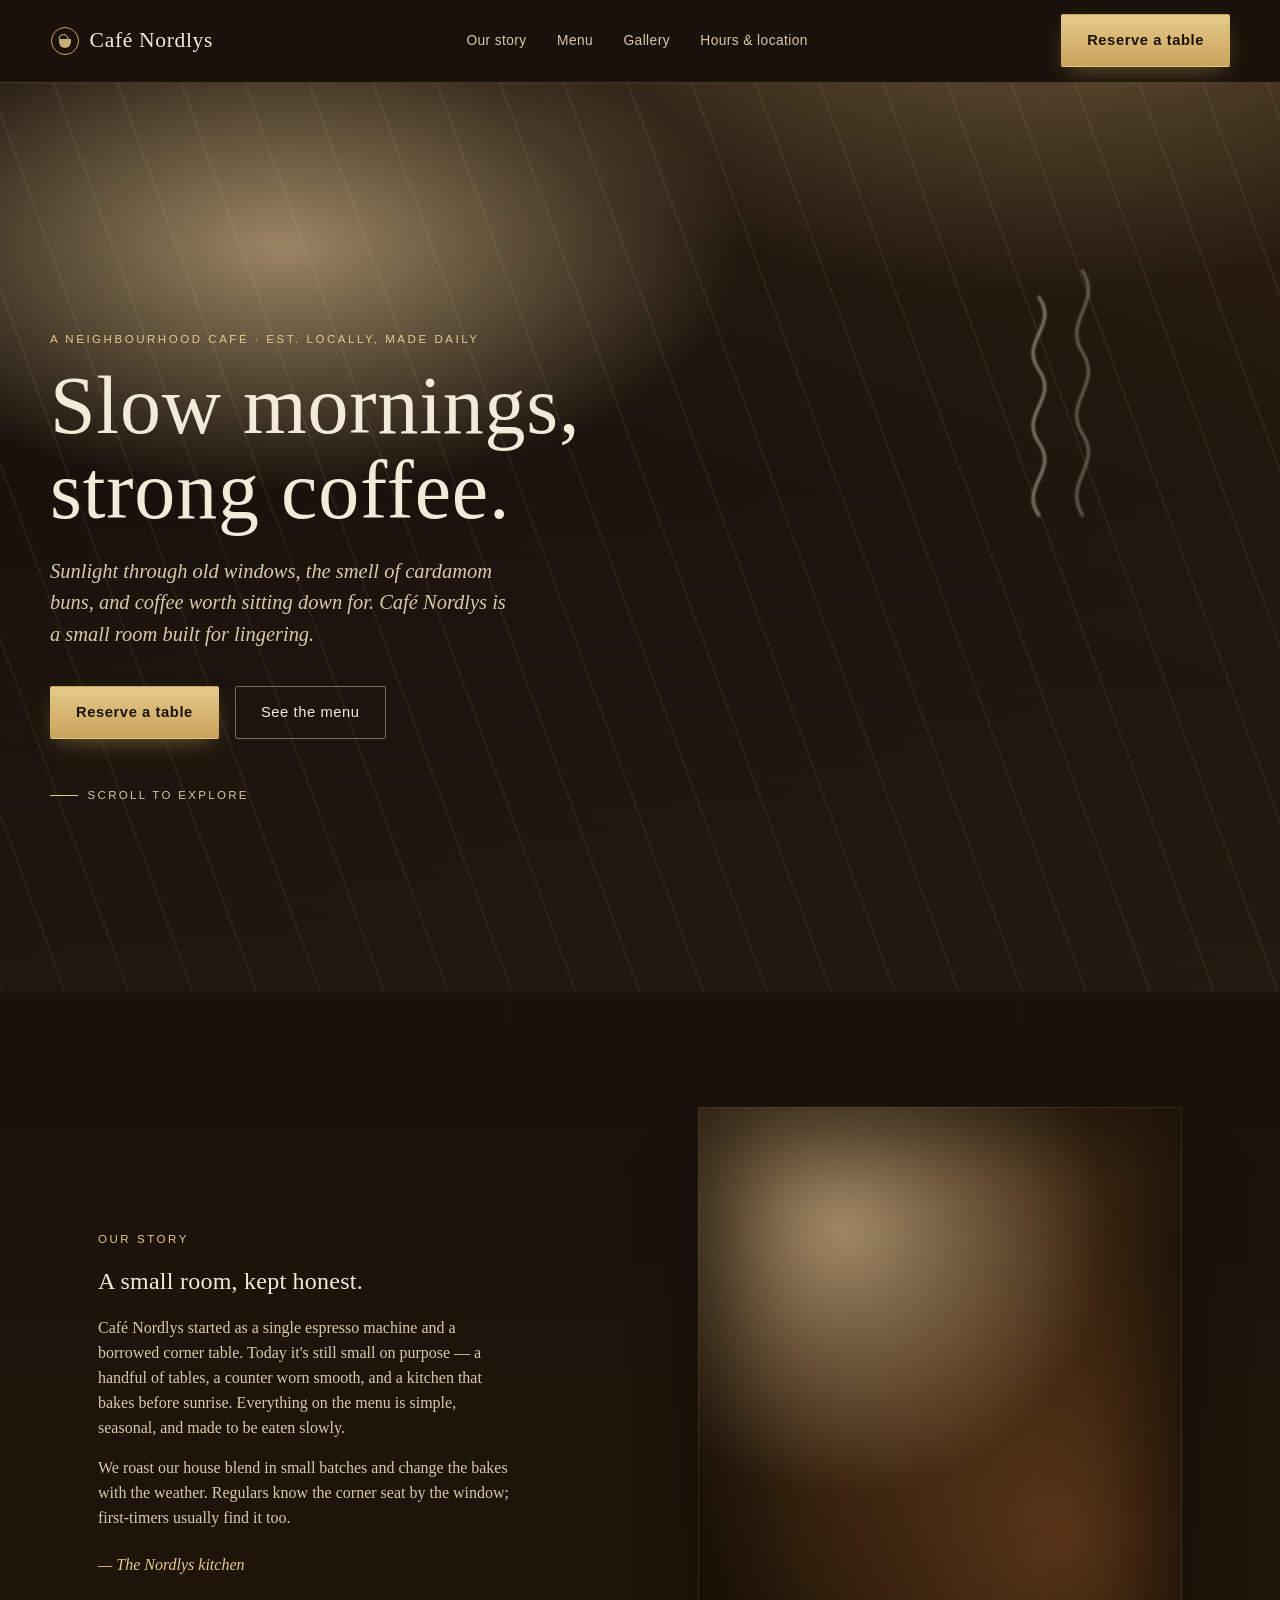
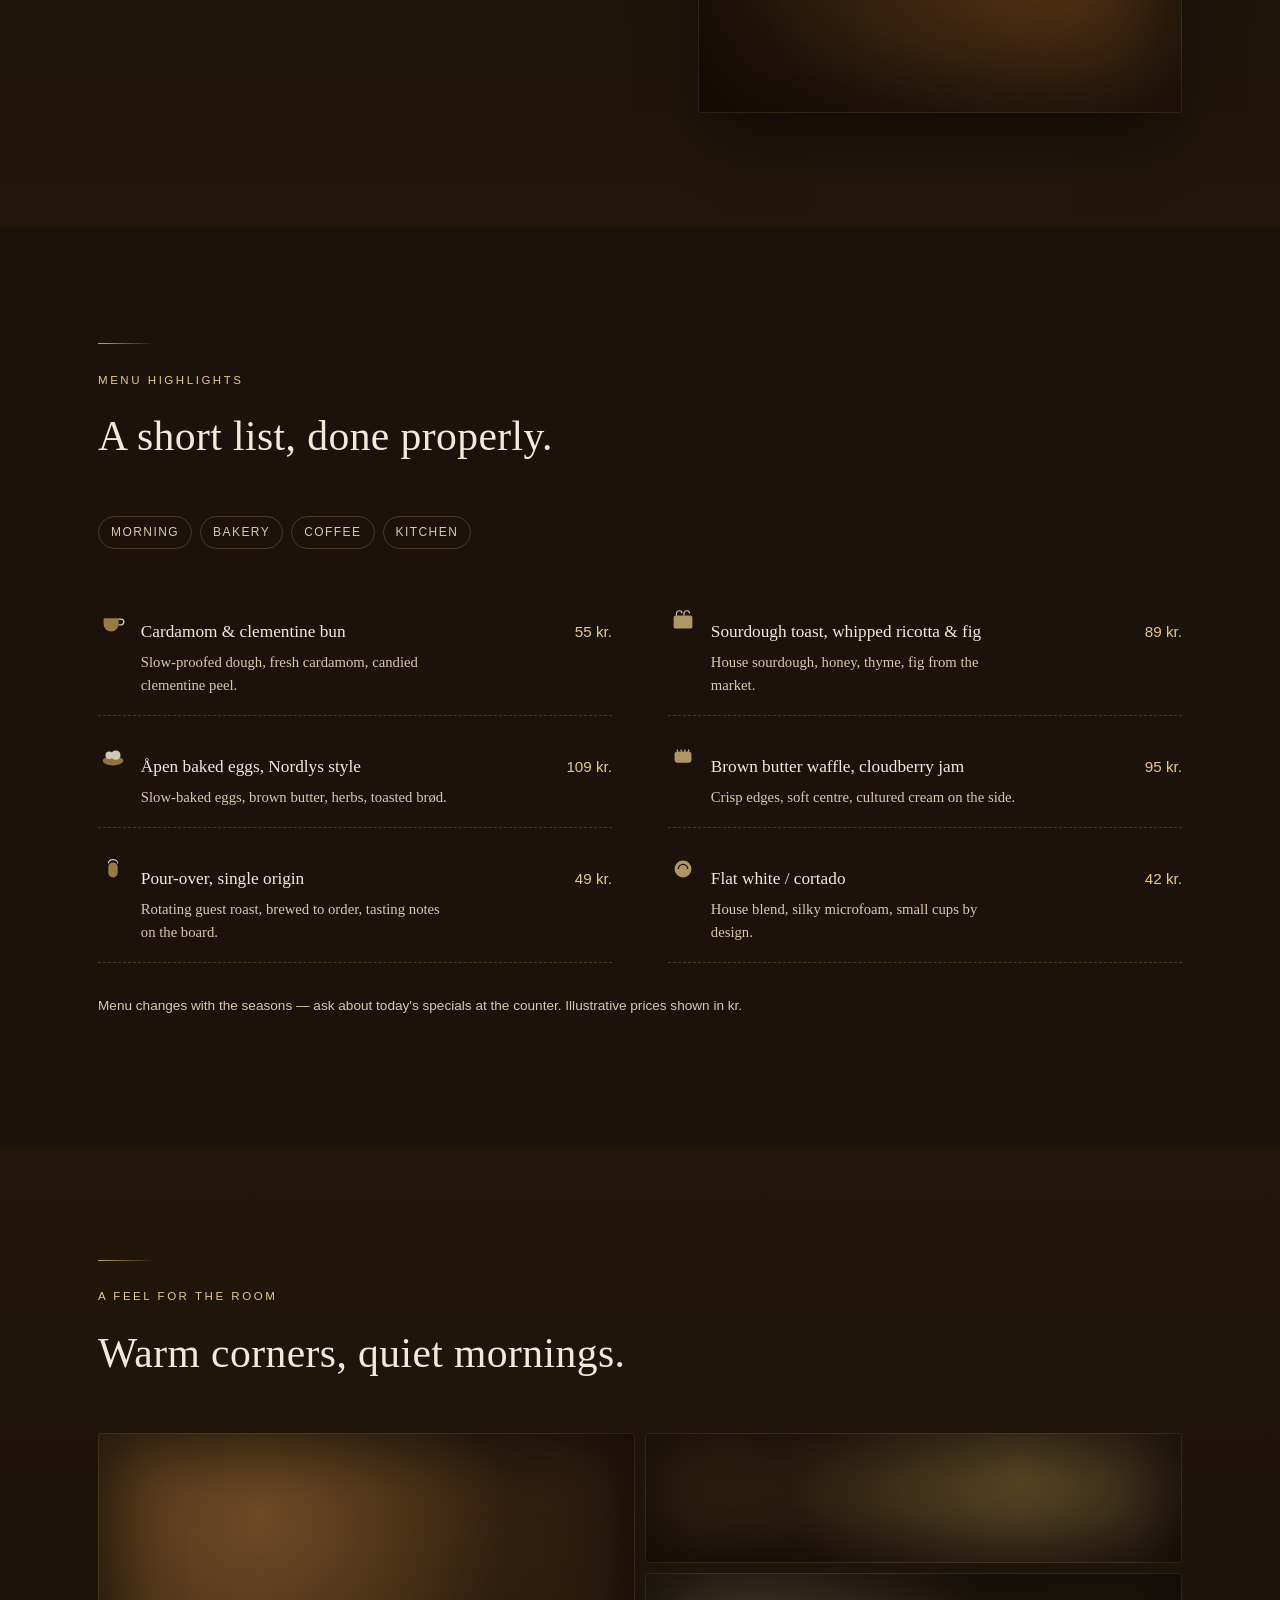
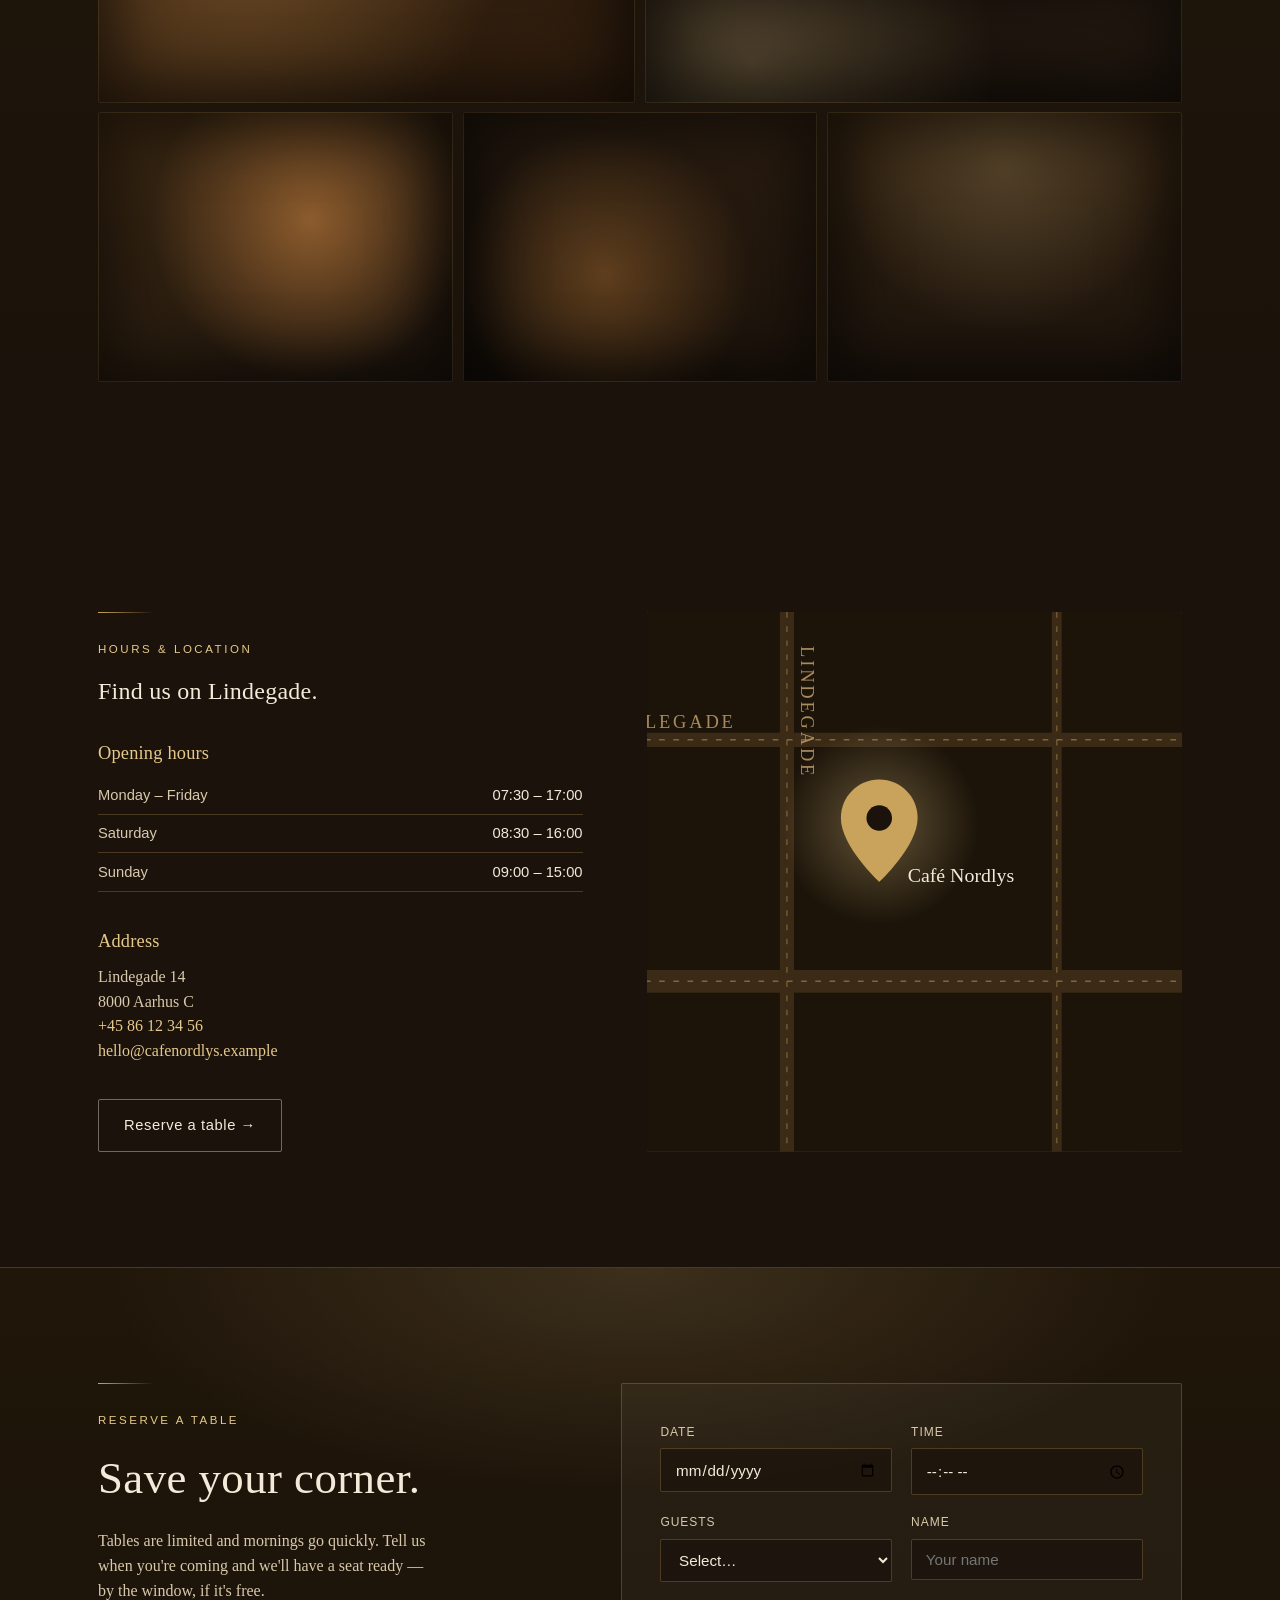
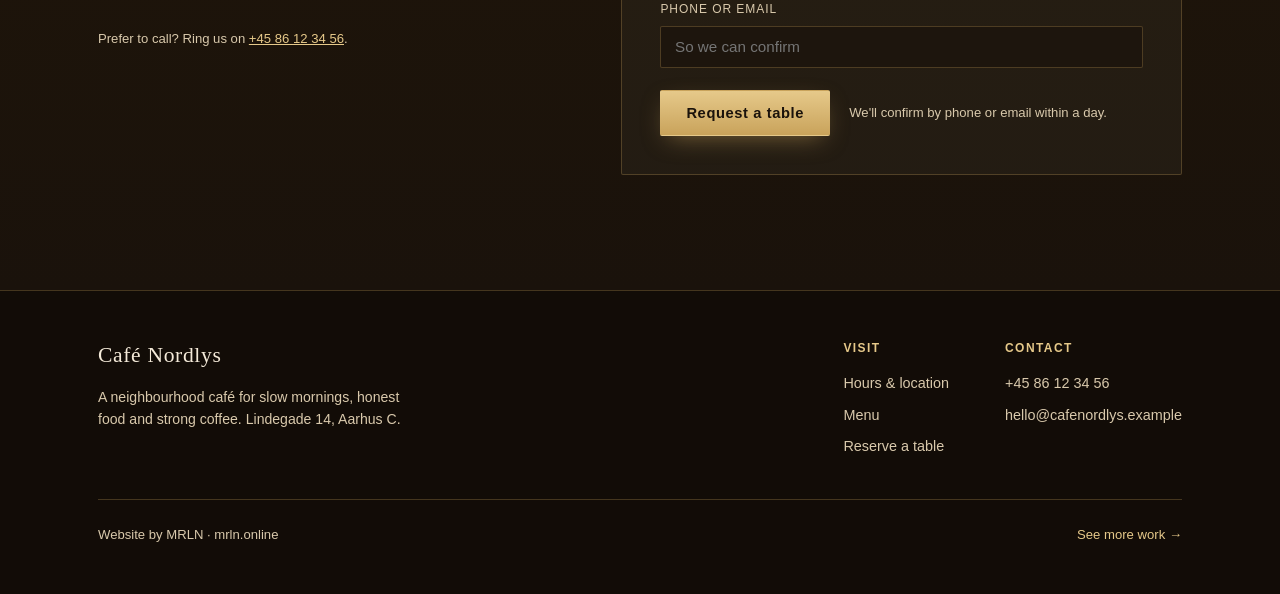
<file: local.html>
<!doctype html>
<html lang="en">
<head>
<meta charset="utf-8">
<meta name="viewport" content="width=device-width, initial-scale=1">
<title>Caf&eacute;&#32;Nordlys &mdash; Slow mornings, strong coffee</title>
<meta name="description" content="Caf&eacute; Nordlys &mdash; a neighbourhood caf&eacute; for slow mornings, honest food and strong coffee. See the menu, hours and how to reserve a table.">
<style>
  :root{
    --ink:#1a120b;
    --ink-2:#241a10;
    --gold:#c9a35b;
    --gold-2:#e6c98a;
    --cream:#f4ead9;
    --cream-dim:#d9c9ac;
    --line: rgba(201,163,91,0.28);
    --serif: "Iowan Old Style","Palatino Linotype",Palatino,Georgia,serif;
    --sans: -apple-system, BlinkMacSystemFont, "Segoe UI", Roboto, Helvetica, Arial, sans-serif;
    --maxw: 1180px;
    --radius: 2px;
  }

  *,*::before,*::after{ box-sizing: border-box; }
  html{ scroll-behavior: smooth; }
  @media (prefers-reduced-motion: reduce){
    html{ scroll-behavior: auto; }
    *,*::before,*::after{ animation-duration: 0.001ms !important; animation-iteration-count: 1 !important; transition-duration: 0.001ms !important; scroll-behavior: auto !important; }
  }

  body{
    margin:0;
    background: var(--ink);
    color: var(--cream);
    font-family: var(--serif);
    line-height: 1.55;
    -webkit-font-smoothing: antialiased;
  }

  img{ max-width:100%; }

  a{ color: inherit; }

  .wrap{
    max-width: var(--maxw);
    margin: 0 auto;
    padding: 0 clamp(1.25rem, 4vw, 3rem);
  }

  h1,h2,h3{
    font-family: var(--serif);
    font-weight: 400;
    letter-spacing: 0.01em;
    margin: 0;
    color: var(--cream);
  }

  .eyebrow{
    font-family: var(--sans);
    text-transform: uppercase;
    letter-spacing: 0.22em;
    font-size: 0.72rem;
    color: var(--gold-2);
    display:inline-block;
    margin: 0 0 0.9rem;
  }

  .btn{
    display:inline-flex;
    align-items:center;
    gap: 0.6em;
    font-family: var(--sans);
    font-size: 0.92rem;
    letter-spacing: 0.04em;
    padding: 0.95em 1.7em;
    border-radius: var(--radius);
    text-decoration: none;
    border: 1px solid transparent;
    cursor: pointer;
    transition: transform 0.25s ease, background 0.25s ease, color 0.25s ease, border-color 0.25s ease;
  }
  .btn:active{ transform: translateY(1px); }
  .btn-primary{
    background: linear-gradient(180deg, var(--gold-2), var(--gold));
    color: #1a120b;
    font-weight: 600;
    box-shadow: 0 8px 24px -8px rgba(201,163,91,0.55);
  }
  .btn-primary:hover{ filter: brightness(1.06); transform: translateY(-1px); }
  .btn-ghost{
    background: transparent;
    color: var(--cream);
    border-color: rgba(244,234,217,0.4);
  }
  .btn-ghost:hover{ border-color: var(--gold-2); color: var(--gold-2); }

  /* ============ Skip link ============ */
  .skip-link{
    position:absolute; left:-999px; top:auto;
    background: var(--gold-2); color:#1a120b; padding: 0.8em 1.2em;
    font-family: var(--sans); z-index: 999; border-radius: var(--radius);
  }
  .skip-link:focus{ left: 1rem; top: 1rem; }

  /* ============ Header / nav ============ */
  header.site{
    position: sticky; top:0; z-index: 500;
    background: linear-gradient(180deg, rgba(26,18,11,0.96), rgba(26,18,11,0.86));
    backdrop-filter: blur(6px);
    border-bottom: 1px solid var(--line);
  }
  .nav-row{
    display:flex; align-items:center; justify-content:space-between;
    padding: 0.9rem 0;
  }
  .brand{
    font-family: var(--serif);
    font-size: 1.35rem;
    letter-spacing: 0.03em;
    text-decoration:none;
    color: var(--cream);
    display:flex; align-items:center; gap:0.6rem;
  }
  .brand .mark{ display:block; }
  .brand .mark svg{ display:block; }

  nav.primary{ display:flex; align-items:center; gap: 2rem; }
  nav.primary ul{
    list-style:none; display:flex; gap: 1.9rem; margin:0; padding:0;
    font-family: var(--sans); font-size: 0.86rem; letter-spacing: 0.03em;
  }
  nav.primary a.navlink{ text-decoration:none; color: var(--cream-dim); padding: 0.3rem 0; border-bottom: 1px solid transparent; }
  nav.primary a.navlink:hover{ color: var(--gold-2); border-color: var(--gold-2); }

  .nav-toggle{ display:none; }
  .nav-toggle-label{
    display:none;
    width: 42px; height: 42px;
    border: 1px solid var(--line);
    border-radius: var(--radius);
    align-items:center; justify-content:center;
    cursor: pointer;
  }
  .nav-toggle-label span, .nav-toggle-label span::before, .nav-toggle-label span::after{
    content:""; display:block; width: 18px; height: 1px; background: var(--cream);
    position:relative; transition: transform 0.25s ease, opacity 0.25s ease;
  }
  .nav-toggle-label span::before{ position:absolute; top:-6px; }
  .nav-toggle-label span::after{ position:absolute; top:6px; }

  @media (max-width: 880px){
    nav.primary{
      position: fixed; inset: 64px 0 auto 0;
      background: var(--ink-2);
      flex-direction:column; align-items: stretch;
      max-height: 0; overflow:hidden;
      transition: max-height 0.35s ease;
      border-bottom: 1px solid var(--line);
    }
    nav.primary ul{ flex-direction:column; gap:0; padding: 0.5rem clamp(1.25rem,4vw,3rem) 1rem; }
    nav.primary ul li{ border-bottom: 1px solid var(--line); }
    nav.primary a.navlink{ display:block; padding: 1rem 0; }
    nav.primary .nav-cta{ padding: 1rem clamp(1.25rem,4vw,3rem) 1.4rem; }
    .nav-toggle:checked ~ nav.primary{ max-height: 70vh; overflow-y:auto; }
    .nav-toggle-label{ display:flex; }
    .nav-cta-desktop{ display:none; }
  }
  @media (min-width: 881px){
    .nav-cta-mobile{ display:none; }
  }

  /* ============ Grain overlay (inline SVG data-uri, no network) ============ */
  .grain{
    position:absolute; inset:0;
    background-image: url("data:image/svg+xml;utf8,<svg xmlns='http://www.w3.org/2000/svg' width='120' height='120'><filter id='n'><feTurbulence type='fractalNoise' baseFrequency='0.85' numOctaves='2' stitchTiles='stitch'/><feColorMatrix type='matrix' values='0 0 0 0 1  0 0 0 0 1  0 0 0 0 1  0 0 0 0.05 0'/></filter><rect width='100%25' height='100%25' filter='url(%23n)'/></svg>");
    opacity: 0.5;
    mix-blend-mode: overlay;
    pointer-events:none;
  }

  /* ============ Hero ============ */
  .hero{
    position:relative;
    min-height: 92vh;
    display:flex; align-items:flex-end;
    overflow:hidden;
    isolation:isolate;
  }
  .hero-bg{
    position:absolute; inset:0; z-index:-2;
    background:
      radial-gradient(ellipse 60% 45% at 22% 18%, rgba(255,224,168,0.55), transparent 60%),
      radial-gradient(ellipse 80% 60% at 80% -10%, rgba(230,201,138,0.30), transparent 55%),
      linear-gradient(200deg, #2b1d10 0%, #1a120b 45%, #120c07 100%);
  }
  .hero-beams{
    position:absolute; inset:0; z-index:-1;
    background:
      repeating-linear-gradient(70deg, rgba(255,236,190,0.10) 0px, rgba(255,236,190,0.10) 2px, transparent 2px, transparent 60px),
      linear-gradient(0deg, rgba(26,18,11,0.9), rgba(26,18,11,0) 55%);
    mix-blend-mode: screen;
    opacity:0.55;
  }
  .hero-steam{
    position:absolute; right: 8%; top: 14%; width: 220px; height: 320px; z-index:-1;
    opacity:0.5; filter: blur(1px);
  }
  .hero-inner{
    position:relative; z-index:1;
    width:100%;
    padding: 8rem 0 4.5rem;
  }
  .hero h1{
    font-size: clamp(2.6rem, 6.4vw, 5.2rem);
    line-height: 1.04;
    max-width: 16ch;
    text-wrap: balance;
  }
  .hero .lede{
    font-family: var(--serif);
    font-style: italic;
    color: var(--cream-dim);
    max-width: 46ch;
    font-size: clamp(1.05rem, 1.6vw, 1.3rem);
    margin: 1.4rem 0 2.2rem;
  }
  .hero .cta-row{ display:flex; flex-wrap:wrap; gap: 1rem; }
  .hero .scroll-cue{
    font-family: var(--sans); font-size: 0.72rem; letter-spacing: 0.2em; text-transform:uppercase;
    color: var(--cream-dim); margin-top: 3rem; display:inline-flex; align-items:center; gap:0.6rem;
  }
  .hero .scroll-cue .line{ width: 28px; height:1px; background: var(--gold-2); display:inline-block; }

  /* ============ Section shells ============ */
  section{ padding: clamp(4.5rem, 9vw, 7.5rem) 0; position:relative; }
  .section-head{ max-width: 640px; margin-bottom: 3rem; }
  .section-head h2{ font-size: clamp(1.9rem, 3.4vw, 2.6rem); }
  .divider{
    width:56px; height:1px; background: linear-gradient(90deg, var(--gold), transparent);
    margin: 0 0 1.4rem;
  }

  /* ============ Story ============ */
  .story{ background: linear-gradient(180deg, #1a120b, #201609); }
  .story-grid{
    display:grid; grid-template-columns: 1.05fr 0.95fr; gap: clamp(2rem,5vw,5rem); align-items:center;
  }
  .story-art{
    aspect-ratio: 4/5;
    border-radius: var(--radius);
    position:relative; overflow:hidden;
    background:
      radial-gradient(circle at 30% 20%, rgba(255,229,180,0.5), transparent 45%),
      radial-gradient(circle at 75% 70%, rgba(120,72,32,0.6), transparent 55%),
      linear-gradient(160deg, #4a3016, #241608 70%);
    box-shadow: 0 30px 60px -20px rgba(0,0,0,0.6), inset 0 0 0 1px var(--line);
  }
  .story-art::after{ content:""; position:absolute; inset:0; box-shadow: inset 0 0 90px 30px rgba(0,0,0,0.55); }
  .story p{ color: var(--cream-dim); max-width: 52ch; }
  .story .signoff{ font-style: italic; color: var(--gold-2); margin-top:1.4rem; }

  @media (max-width: 820px){
    .story-grid{ grid-template-columns: 1fr; }
    .story-art{ order:-1; aspect-ratio: 16/10; }
  }

  /* ============ Menu ============ */
  .menu{ background: var(--ink); }
  .menu-tabs{ display:flex; gap:0.5rem; flex-wrap:wrap; margin-bottom: 2.5rem; font-family: var(--sans); }
  .menu-tabs span{
    font-size: 0.75rem; letter-spacing:0.12em; text-transform:uppercase; color: var(--cream-dim);
    border: 1px solid var(--line); padding: 0.5em 1em; border-radius: 999px;
  }
  .menu-grid{
    display:grid; grid-template-columns: repeat(2, 1fr); gap: 0.5rem 3.5rem;
  }
  .dish{
    display:grid; grid-template-columns: auto 1fr auto; gap: 0 0.8rem; align-items:baseline;
    padding: 1.15rem 0; border-bottom: 1px dashed var(--line);
  }
  .dish .icon{ width: 30px; height:30px; opacity:0.85; }
  .dish .name{ font-size: 1.08rem; color: var(--cream); }
  .dish .price{ font-family: var(--sans); color: var(--gold-2); font-size:0.95rem; white-space:nowrap; }
  .dish .desc{
    grid-column: 2 / 3; color: var(--cream-dim); font-size: 0.92rem; margin-top: 0.3rem; max-width: 42ch;
  }
  @media (max-width: 780px){
    .menu-grid{ grid-template-columns: 1fr; }
  }
  .menu-note{ margin-top: 2rem; color: var(--cream-dim); font-family: var(--sans); font-size: 0.85rem; }

  /* ============ Gallery ============ */
  .gallery{ background: linear-gradient(180deg, #201609, #1a120b); }
  .gallery-grid{
    display:grid;
    grid-template-columns: repeat(6, 1fr);
    grid-auto-rows: 130px;
    gap: 0.6rem;
  }
  .tile{
    position:relative; overflow:hidden; border-radius: var(--radius);
    box-shadow: inset 0 0 0 1px var(--line);
  }
  .tile::before{ content:""; position:absolute; inset:0; box-shadow: inset 0 0 60px 18px rgba(0,0,0,0.55); z-index:2; }
  .tile .grain{ z-index:1; }
  .tile-1{ grid-column: span 3; grid-row: span 2; background: radial-gradient(circle at 30% 30%, #6b4a24, transparent 60%), radial-gradient(circle at 80% 80%, #2e1c0c, transparent 60%), linear-gradient(140deg,#4a2f16,#20140a); }
  .tile-2{ grid-column: span 3; grid-row: span 1; background: radial-gradient(circle at 70% 30%, #caa35b55, transparent 60%), linear-gradient(160deg,#33220f,#1a120b); }
  .tile-3{ grid-column: span 3; grid-row: span 1; background: radial-gradient(circle at 20% 70%, #e6c98a44, transparent 55%), linear-gradient(200deg,#241a10,#120c07); }
  .tile-4{ grid-column: span 2; grid-row: span 2; background: radial-gradient(circle at 60% 40%, #8a5a2c, transparent 60%), linear-gradient(150deg,#3a2712,#1a120b); }
  .tile-5{ grid-column: span 2; grid-row: span 2; background: radial-gradient(circle at 40% 60%, #5d3d1c, transparent 55%), linear-gradient(210deg,#2b1d10,#120c07); }
  .tile-6{ grid-column: span 2; grid-row: span 2; background: radial-gradient(circle at 50% 20%, #e6c98a33, transparent 60%), linear-gradient(180deg,#332210,#1a120b); }
  @media (max-width: 820px){
    .gallery-grid{ grid-template-columns: repeat(2, 1fr); grid-auto-rows: 150px; }
    .tile-1,.tile-2,.tile-3,.tile-4,.tile-5,.tile-6{ grid-column: span 1; grid-row: span 1; }
    .tile-1{ grid-column: span 2; grid-row: span 2; }
  }

  /* ============ Hours + location ============ */
  .find{ background: var(--ink); }
  .find-grid{ display:grid; grid-template-columns: 0.95fr 1.05fr; gap: clamp(2rem,5vw,5rem); }
  .info-block{ margin-bottom: 2.2rem; }
  .info-block h3{ font-size:1.15rem; color: var(--gold-2); margin-bottom:0.6rem; }
  .hours-table{ width:100%; border-collapse: collapse; font-family: var(--sans); font-size:0.92rem; }
  .hours-table td{ padding: 0.45rem 0; border-bottom: 1px solid var(--line); color: var(--cream-dim); }
  .hours-table td:last-child{ text-align:right; color: var(--cream); }
  address{ font-style: normal; color: var(--cream-dim); }
  address a{ color: var(--gold-2); text-decoration:none; }
  address a:hover{ text-decoration:underline; }

  .map{
    position:relative; border-radius: var(--radius); overflow:hidden; min-height: 340px;
    background: linear-gradient(160deg,#241a10,#160f08);
    box-shadow: inset 0 0 0 1px var(--line);
  }
  .map svg{ width:100%; height:100%; display:block; min-height:340px; }

  @media (max-width: 860px){ .find-grid{ grid-template-columns: 1fr; } }

  /* ============ Reserve ============ */
  .reserve{
    background:
      radial-gradient(ellipse 70% 60% at 50% 0%, rgba(230,201,138,0.14), transparent 60%),
      linear-gradient(180deg, #201609, #1a120b);
    border-top: 1px solid var(--line);
  }
  .reserve-grid{ display:grid; grid-template-columns: 0.9fr 1.1fr; gap: clamp(2rem,5vw,4.5rem); align-items:start; }
  .reserve h2{ font-size: clamp(2rem,3.6vw,2.8rem); }
  .reserve p.lede{ color: var(--cream-dim); max-width: 42ch; margin-top:1rem; }

  form.reserve-form{
    background: rgba(244,234,217,0.04);
    border: 1px solid var(--line);
    padding: clamp(1.5rem,3vw,2.4rem);
    border-radius: var(--radius);
  }
  .form-grid{ display:grid; grid-template-columns: 1fr 1fr; gap: 1.1rem 1.2rem; }
  .field{ display:flex; flex-direction:column; gap:0.45rem; }
  .field.full{ grid-column: 1 / -1; }
  label{ font-family: var(--sans); font-size: 0.75rem; letter-spacing:0.08em; text-transform:uppercase; color: var(--cream-dim); }
  input, select{
    font-family: var(--sans); font-size:0.95rem;
    background: rgba(26,18,11,0.6); color: var(--cream);
    border: 1px solid var(--line); border-radius: var(--radius);
    padding: 0.75em 0.9em;
  }
  input:focus, select:focus{ outline: 2px solid var(--gold-2); outline-offset:1px; }
  .form-actions{ margin-top:1.4rem; display:flex; align-items:center; gap:1.2rem; flex-wrap:wrap; }
  .form-note{ font-family: var(--sans); font-size:0.82rem; color: var(--cream-dim); }
  .confirm-msg{
    margin-top:1.1rem; padding: 0.9em 1.1em; border: 1px solid var(--gold); border-radius: var(--radius);
    background: rgba(201,163,91,0.1); color: var(--gold-2); font-family: var(--sans); font-size:0.9rem;
  }
  .confirm-msg[hidden]{ display:none; }
  noscript .confirm-msg{ display:none !important; }

  @media (max-width: 900px){ .reserve-grid{ grid-template-columns: 1fr; } }
  @media (max-width: 520px){ .form-grid{ grid-template-columns: 1fr; } }

  /* ============ Sticky mobile reserve button ============ */
  .sticky-reserve{
    position: fixed; left:0; right:0; bottom:0; z-index: 400;
    display:flex; justify-content:center; padding: 0.7rem;
    background: linear-gradient(0deg, rgba(18,12,7,0.96), rgba(18,12,7,0.7));
    border-top: 1px solid var(--line);
  }
  .sticky-reserve .btn{ width:100%; justify-content:center; }
  @media (min-width: 640px){ .sticky-reserve{ display:none; } }
  body{ padding-bottom: 0; }
  @media (max-width: 639px){ body{ padding-bottom: 4.4rem; } }

  /* ============ Footer ============ */
  footer.site{
    background:#120c07; border-top: 1px solid var(--line);
    padding: 3rem 0 6rem;
    font-family: var(--sans);
  }
  @media (min-width:640px){ footer.site{ padding-bottom: 3rem; } }
  .footer-grid{ display:flex; flex-wrap:wrap; gap:2.5rem; justify-content:space-between; }
  .footer-brand{ max-width: 320px; }
  .footer-brand .brand{ margin-bottom:0.8rem; }
  .footer-brand p{ color: var(--cream-dim); font-size:0.88rem; }
  .footer-cols{ display:flex; gap: 3.5rem; flex-wrap:wrap; }
  .footer-col h4{ font-family: var(--sans); font-size:0.75rem; letter-spacing:0.12em; text-transform:uppercase; color: var(--gold-2); margin:0 0 0.9rem; }
  .footer-col ul{ list-style:none; margin:0; padding:0; display:flex; flex-direction:column; gap:0.55rem; font-size:0.9rem; color: var(--cream-dim); }
  .footer-col a{ text-decoration:none; color:inherit; }
  .footer-col a:hover{ color: var(--gold-2); }
  .footer-bottom{
    margin-top: 2.6rem; padding-top: 1.6rem; border-top: 1px solid var(--line);
    display:flex; flex-wrap:wrap; gap:0.6rem 1.5rem; justify-content:space-between; align-items:center;
    font-size: 0.82rem; color: var(--cream-dim);
  }
  .footer-bottom a{ text-decoration:none; color: var(--gold-2); }
  .footer-bottom a:hover{ text-decoration:underline; }

  .visually-hidden{
    position:absolute !important; width:1px; height:1px; padding:0; margin:-1px;
    overflow:hidden; clip:rect(0,0,0,0); white-space:nowrap; border:0;
  }
</style>
</head>
<body>

<a class="skip-link" href="#main">Skip to content</a>

<header class="site">
  <div class="wrap nav-row">
    <a class="brand" href="#top">
      <span class="mark" aria-hidden="true">
        <svg width="30" height="30" viewBox="0 0 30 30" fill="none">
          <circle cx="15" cy="15" r="13.5" stroke="#c9a35b" stroke-width="1"/>
          <path d="M9 13c0-2.5 2-4.5 4.5-4.5s4.5 2 4.5 4.5" stroke="#e6c98a" stroke-width="1" fill="none"/>
          <path d="M9 13h12v3a6 6 0 0 1-6 6h0a6 6 0 0 1-6-6v-3z" fill="#e6c98a" opacity="0.85"/>
          <path d="M21 14h1.5a2 2 0 0 1 0 4H21" stroke="#1a120b" stroke-width="1" fill="none"/>
        </svg>
      </span>
      Caf&eacute; Nordlys
    </a>

    <input type="checkbox" id="nav-toggle" class="nav-toggle">
    <label for="nav-toggle" class="nav-toggle-label" aria-label="Open menu"><span></span></label>

    <nav class="primary" aria-label="Primary">
      <ul>
        <li><a class="navlink" href="#story">Our story</a></li>
        <li><a class="navlink" href="#menu">Menu</a></li>
        <li><a class="navlink" href="#gallery">Gallery</a></li>
        <li><a class="navlink" href="#find">Hours &amp; location</a></li>
      </ul>
      <div class="nav-cta nav-cta-mobile">
        <a class="btn btn-primary" href="#reserve">Reserve a table</a>
      </div>
    </nav>

    <div class="nav-cta-desktop">
      <a class="btn btn-primary" href="#reserve">Reserve a table</a>
    </div>
  </div>
</header>

<main id="main">

  <!-- ================= HERO ================= -->
  <section class="hero" id="top">
    <div class="hero-bg" aria-hidden="true"></div>
    <div class="hero-beams" aria-hidden="true"></div>
    <div class="grain" aria-hidden="true" style="position:absolute;inset:0;z-index:-1;"></div>
    <svg class="hero-steam" viewBox="0 0 120 220" aria-hidden="true">
      <path d="M40 210c-14-20 14-30 0-50s14-30 0-50s14-30 0-50" stroke="#f4ead9" stroke-width="2" fill="none" stroke-linecap="round"/>
      <path d="M70 210c-14-24 14-34 0-56s14-34 0-56s14-34 0-56" stroke="#f4ead9" stroke-width="2" fill="none" stroke-linecap="round" opacity="0.7"/>
    </svg>

    <div class="wrap hero-inner">
      <span class="eyebrow">A neighbourhood caf&eacute; &middot; Est. locally, made daily</span>
      <h1>Slow mornings,<br>strong coffee.</h1>
      <p class="lede">Sunlight through old windows, the smell of cardamom buns, and coffee worth sitting down for. Caf&eacute; Nordlys is a small room built for lingering.</p>
      <div class="cta-row">
        <a class="btn btn-primary" href="#reserve">Reserve a table</a>
        <a class="btn btn-ghost" href="#menu">See the menu</a>
      </div>
      <span class="scroll-cue"><span class="line"></span> Scroll to explore</span>
    </div>
  </section>

  <!-- ================= STORY ================= -->
  <section class="story" id="story">
    <div class="wrap story-grid">
      <div>
        <span class="eyebrow">Our story</span>
        <h2>A small room, kept honest.</h2>
        <p>Caf&eacute; Nordlys started as a single espresso machine and a borrowed corner table. Today it's still small on purpose &mdash; a handful of tables, a counter worn smooth, and a kitchen that bakes before sunrise. Everything on the menu is simple, seasonal, and made to be eaten slowly.</p>
        <p>We roast our house blend in small batches and change the bakes with the weather. Regulars know the corner seat by the window; first-timers usually find it too.</p>
        <p class="signoff">&mdash; The Nordlys kitchen</p>
      </div>
      <div class="story-art" role="img" aria-label="Warm, sunlit corner of the caf&eacute; interior, illustrative atmosphere">
        <div class="grain"></div>
      </div>
    </div>
  </section>

  <!-- ================= MENU ================= -->
  <section class="menu" id="menu">
    <div class="wrap">
      <div class="section-head">
        <div class="divider"></div>
        <span class="eyebrow">Menu highlights</span>
        <h2>A short list, done properly.</h2>
      </div>

      <div class="menu-tabs" aria-hidden="true">
        <span>Morning</span><span>Bakery</span><span>Coffee</span><span>Kitchen</span>
      </div>

      <div class="menu-grid">
        <div class="dish">
          <svg class="icon" viewBox="0 0 32 32" aria-hidden="true"><path d="M6 12h16v6a8 8 0 0 1-8 8h0a8 8 0 0 1-8-8v-6z" fill="#c9a35b" opacity="0.85"/><path d="M22 13h2.5a3 3 0 0 1 0 6H22" stroke="#f4ead9" stroke-width="1.4" fill="none"/></svg>
          <span class="name">Cardamom &amp; clementine bun</span>
          <span class="price">55 kr.</span>
          <span class="desc">Slow-proofed dough, fresh cardamom, candied clementine peel.</span>
        </div>
        <div class="dish">
          <svg class="icon" viewBox="0 0 32 32" aria-hidden="true"><rect x="6" y="9" width="20" height="14" rx="2" fill="#e6c98a" opacity="0.85"/><path d="M9 9V7a3 3 0 0 1 6 0M17 9V7a3 3 0 0 1 6 0" stroke="#f4ead9" stroke-width="1.2" fill="none"/></svg>
          <span class="name">Sourdough toast, whipped ricotta &amp; fig</span>
          <span class="price">89 kr.</span>
          <span class="desc">House sourdough, honey, thyme, fig from the market.</span>
        </div>
        <div class="dish">
          <svg class="icon" viewBox="0 0 32 32" aria-hidden="true"><ellipse cx="16" cy="20" rx="11" ry="5" fill="#c9a35b" opacity="0.8"/><circle cx="12" cy="14" r="4" fill="#f4ead9"/><circle cx="19" cy="14" r="5" fill="#f4ead9"/></svg>
          <span class="name">&Aring;pen baked eggs, Nordlys style</span>
          <span class="price">109 kr.</span>
          <span class="desc">Slow-baked eggs, brown butter, herbs, toasted br&oslash;d.</span>
        </div>
        <div class="dish">
          <svg class="icon" viewBox="0 0 32 32" aria-hidden="true"><rect x="7" y="10" width="18" height="12" rx="3" fill="#e6c98a" opacity="0.85"/><path d="M10 10v-2M14 10v-2M18 10v-2M22 10v-2" stroke="#f4ead9" stroke-width="1.2"/></svg>
          <span class="name">Brown butter waffle, cloudberry jam</span>
          <span class="price">95 kr.</span>
          <span class="desc">Crisp edges, soft centre, cultured cream on the side.</span>
        </div>
        <div class="dish">
          <svg class="icon" viewBox="0 0 32 32" aria-hidden="true"><path d="M11 14a5 5 0 0 1 10 0v6a5 5 0 0 1-10 0v-6z" fill="#c9a35b" opacity="0.85"/><path d="M11 10c0-2 2-4 5-4s5 2 5 4" stroke="#f4ead9" stroke-width="1.2" fill="none"/></svg>
          <span class="name">Pour-over, single origin</span>
          <span class="price">49 kr.</span>
          <span class="desc">Rotating guest roast, brewed to order, tasting notes on the board.</span>
        </div>
        <div class="dish">
          <svg class="icon" viewBox="0 0 32 32" aria-hidden="true"><circle cx="16" cy="16" r="9" fill="#e6c98a" opacity="0.85"/><path d="M11 16a5 5 0 0 1 10 0" stroke="#1a120b" stroke-width="1.4" fill="none"/></svg>
          <span class="name">Flat white / cortado</span>
          <span class="price">42 kr.</span>
          <span class="desc">House blend, silky microfoam, small cups by design.</span>
        </div>
      </div>

      <p class="menu-note">Menu changes with the seasons &mdash; ask about today's specials at the counter. Illustrative prices shown in kr.</p>
    </div>
  </section>

  <!-- ================= GALLERY ================= -->
  <section class="gallery" id="gallery">
    <div class="wrap">
      <div class="section-head">
        <div class="divider"></div>
        <span class="eyebrow">A feel for the room</span>
        <h2>Warm corners, quiet mornings.</h2>
      </div>
      <div class="gallery-grid">
        <div class="tile tile-1" role="img" aria-label="Warm sunlit window seat, illustrative atmosphere"><div class="grain"></div></div>
        <div class="tile tile-2" role="img" aria-label="Coffee counter with copper tones, illustrative atmosphere"><div class="grain"></div></div>
        <div class="tile tile-3" role="img" aria-label="Bakery case with golden light, illustrative atmosphere"><div class="grain"></div></div>
        <div class="tile tile-4" role="img" aria-label="Wooden table detail, illustrative atmosphere"><div class="grain"></div></div>
        <div class="tile tile-5" role="img" aria-label="Plants by a bright doorway, illustrative atmosphere"><div class="grain"></div></div>
        <div class="tile tile-6" role="img" aria-label="Evening bar glow, illustrative atmosphere"><div class="grain"></div></div>
      </div>
    </div>
  </section>

  <!-- ================= HOURS + LOCATION ================= -->
  <section class="find" id="find">
    <div class="wrap find-grid">
      <div>
        <div class="divider"></div>
        <span class="eyebrow">Hours &amp; location</span>
        <h2 style="margin-bottom:1.8rem;">Find us on Lindegade.</h2>

        <div class="info-block">
          <h3>Opening hours</h3>
          <table class="hours-table">
            <tr><td>Monday &ndash; Friday</td><td>07:30 &ndash; 17:00</td></tr>
            <tr><td>Saturday</td><td>08:30 &ndash; 16:00</td></tr>
            <tr><td>Sunday</td><td>09:00 &ndash; 15:00</td></tr>
          </table>
        </div>

        <div class="info-block">
          <h3>Address</h3>
          <address>
            Lindegade 14<br>
            8000 Aarhus C<br>
            <a href="tel:+4586123456">+45 86 12 34 56</a><br>
            <a href="mailto:hello@cafenordlys.example">hello&#64;cafenordlys.example</a>
          </address>
        </div>

        <a class="btn btn-ghost" href="#reserve">Reserve a table &rarr;</a>
      </div>

      <div class="map" role="img" aria-label="Stylised map showing Caf&eacute; Nordlys on Lindegade, near the corner of Lindegade and Skolegade">
        <svg viewBox="0 0 480 380" preserveAspectRatio="xMidYMid slice">
          <rect width="480" height="380" fill="#1c1409"/>
          <path d="M0 90 H480" stroke="#3a2a16" stroke-width="10"/>
          <path d="M0 260 H480" stroke="#3a2a16" stroke-width="16"/>
          <path d="M150 0 V380" stroke="#3a2a16" stroke-width="10"/>
          <path d="M340 0 V380" stroke="#3a2a16" stroke-width="7"/>
          <path d="M0 90 H480" stroke="#c9a35b" stroke-width="1" stroke-dasharray="4 6" opacity="0.5"/>
          <path d="M0 260 H480" stroke="#c9a35b" stroke-width="1" stroke-dasharray="4 6" opacity="0.5"/>
          <path d="M150 0 V380" stroke="#c9a35b" stroke-width="1" stroke-dasharray="4 6" opacity="0.4"/>
          <path d="M340 0 V380" stroke="#c9a35b" stroke-width="1" stroke-dasharray="4 6" opacity="0.4"/>
          <text x="18" y="82" fill="#a88a5e" font-family="Georgia, serif" font-size="13" letter-spacing="2">SKOLEGADE</text>
          <text x="160" y="24" fill="#a88a5e" font-family="Georgia, serif" font-size="13" letter-spacing="2" transform="rotate(90 160 24)">LINDEGADE</text>
          <circle cx="215" cy="150" r="70" fill="url(#glow)"/>
          <defs>
            <radialGradient id="glow" cx="50%" cy="50%" r="50%">
              <stop offset="0%" stop-color="#e6c98a" stop-opacity="0.35"/>
              <stop offset="100%" stop-color="#e6c98a" stop-opacity="0"/>
            </radialGradient>
          </defs>
          <path d="M215 118c15 0 27 12 27 27c0 20-27 45-27 45s-27-25-27-45c0-15 12-27 27-27z" fill="#c9a35b"/>
          <circle cx="215" cy="145" r="9" fill="#1a120b"/>
          <text x="235" y="190" fill="#f4ead9" font-family="Georgia, serif" font-size="14">Caf&eacute; Nordlys</text>
        </svg>
      </div>
    </div>
  </section>

  <!-- ================= RESERVE ================= -->
  <section class="reserve" id="reserve">
    <div class="wrap reserve-grid">
      <div>
        <div class="divider"></div>
        <span class="eyebrow">Reserve a table</span>
        <h2>Save your corner.</h2>
        <p class="lede">Tables are limited and mornings go quickly. Tell us when you're coming and we'll have a seat ready &mdash; by the window, if it's free.</p>
        <p class="form-note" style="margin-top:1.6rem;">Prefer to call? Ring us on <a href="tel:+4586123456" style="color:var(--gold-2);">+45 86 12 34 56</a>.</p>
      </div>

      <form class="reserve-form" id="reserve-form" method="get" action="#reserve" novalidate>
        <div class="form-grid">
          <div class="field">
            <label for="r-date">Date</label>
            <input type="date" id="r-date" name="date" required>
          </div>
          <div class="field">
            <label for="r-time">Time</label>
            <input type="time" id="r-time" name="time" required>
          </div>
          <div class="field">
            <label for="r-guests">Guests</label>
            <select id="r-guests" name="guests" required>
              <option value="">Select&hellip;</option>
              <option>1</option><option>2</option><option>3</option><option>4</option>
              <option>5</option><option>6</option><option>7+</option>
            </select>
          </div>
          <div class="field">
            <label for="r-name">Name</label>
            <input type="text" id="r-name" name="name" placeholder="Your name" required>
          </div>
          <div class="field full">
            <label for="r-contact">Phone or email</label>
            <input type="text" id="r-contact" name="contact" placeholder="So we can confirm">
          </div>
        </div>
        <div class="form-actions">
          <button class="btn btn-primary" type="submit">Request a table</button>
          <span class="form-note">We'll confirm by phone or email within a day.</span>
        </div>
        <p class="confirm-msg" id="reserve-confirm" hidden role="status">Thank you &mdash; your request has been noted. We'll be in touch shortly to confirm your table.</p>
      </form>
    </div>
  </section>

</main>

<div class="sticky-reserve">
  <a class="btn btn-primary" href="#reserve">Reserve a table</a>
</div>

<footer class="site">
  <div class="wrap">
    <div class="footer-grid">
      <div class="footer-brand">
        <a class="brand" href="#top">Caf&eacute; Nordlys</a>
        <p>A neighbourhood caf&eacute; for slow mornings, honest food and strong coffee. Lindegade 14, Aarhus C.</p>
      </div>
      <div class="footer-cols">
        <div class="footer-col">
          <h4>Visit</h4>
          <ul>
            <li><a href="#find">Hours &amp; location</a></li>
            <li><a href="#menu">Menu</a></li>
            <li><a href="#reserve">Reserve a table</a></li>
          </ul>
        </div>
        <div class="footer-col">
          <h4>Contact</h4>
          <ul>
            <li><a href="tel:+4586123456">+45 86 12 34 56</a></li>
            <li><a href="mailto:hello@cafenordlys.example">hello&#64;cafenordlys.example</a></li>
          </ul>
        </div>
      </div>
    </div>
    <div class="footer-bottom">
      <span>Website by MRLN &middot; mrln.online</span>
      <a href="/portfolio.html">See more work &rarr;</a>
    </div>
  </div>
</footer>

<script>
  (function(){
    "use strict";

    // Close mobile nav on link click (progressive enhancement; checkbox hack works without this)
    var toggle = document.getElementById('nav-toggle');
    var navLinks = document.querySelectorAll('nav.primary a.navlink, .nav-cta-mobile a');
    navLinks.forEach(function(link){
      link.addEventListener('click', function(){
        if (toggle) toggle.checked = false;
      });
    });

    // Reservation form: friendly inline confirmation instead of a real GET reload.
    // The form still works with plain HTML if JS is off (harmless anchor reload).
    var form = document.getElementById('reserve-form');
    var confirmMsg = document.getElementById('reserve-confirm');
    if (form && confirmMsg) {
      form.addEventListener('submit', function(e){
        if (typeof form.checkValidity === 'function' && !form.checkValidity()) {
          return; // let native validation messages show
        }
        e.preventDefault();
        confirmMsg.hidden = false;
        confirmMsg.setAttribute('tabindex', '-1');
        confirmMsg.focus();
      });
    }

    // Subtle steam drift on the hero, purely decorative, respects reduced motion.
    var reduceMotion = window.matchMedia && window.matchMedia('(prefers-reduced-motion: reduce)').matches;
    var steam = document.querySelector('.hero-steam');
    if (steam && !reduceMotion && 'animate' in steam) {
      steam.animate(
        [
          { transform: 'translateY(0px)', opacity: 0.5 },
          { transform: 'translateY(-12px)', opacity: 0.35 },
          { transform: 'translateY(0px)', opacity: 0.5 }
        ],
        { duration: 6000, iterations: Infinity, easing: 'ease-in-out' }
      );
    }
  })();
</script>

</body>
</html>
</file>
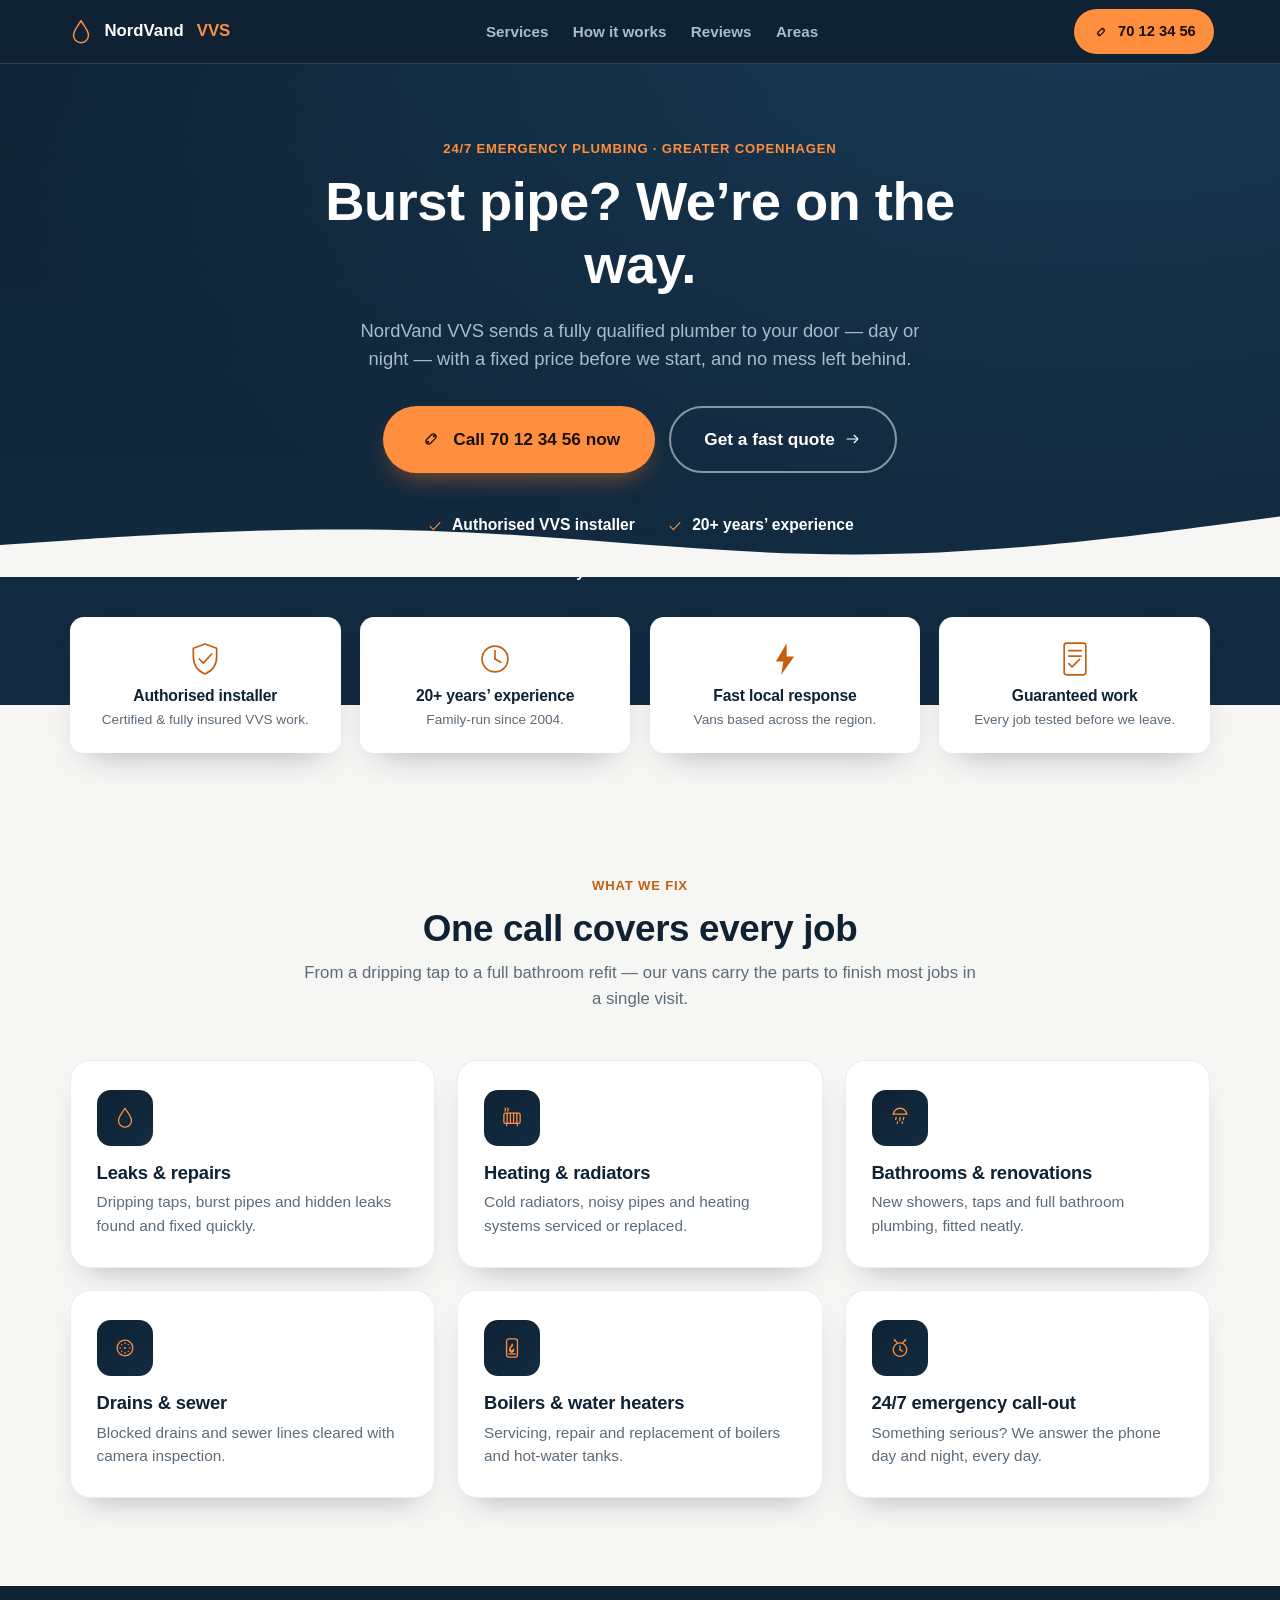
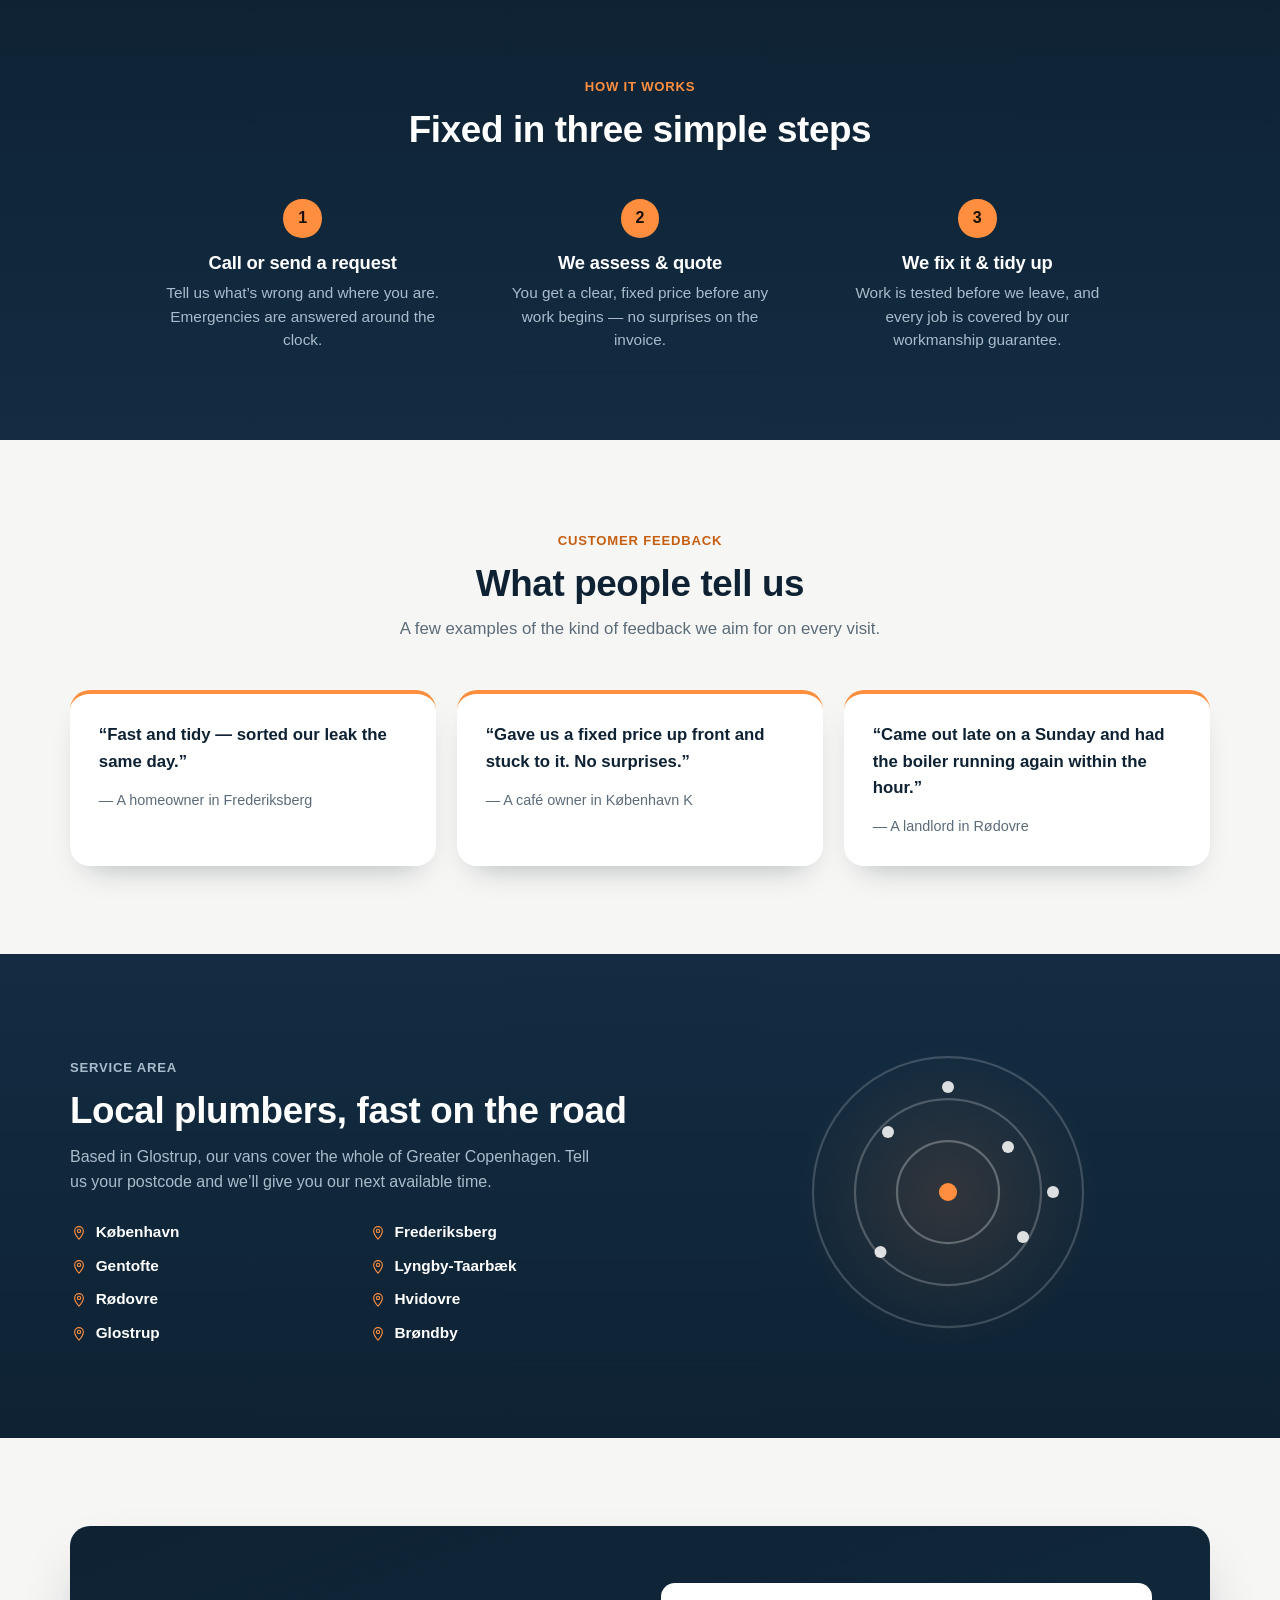
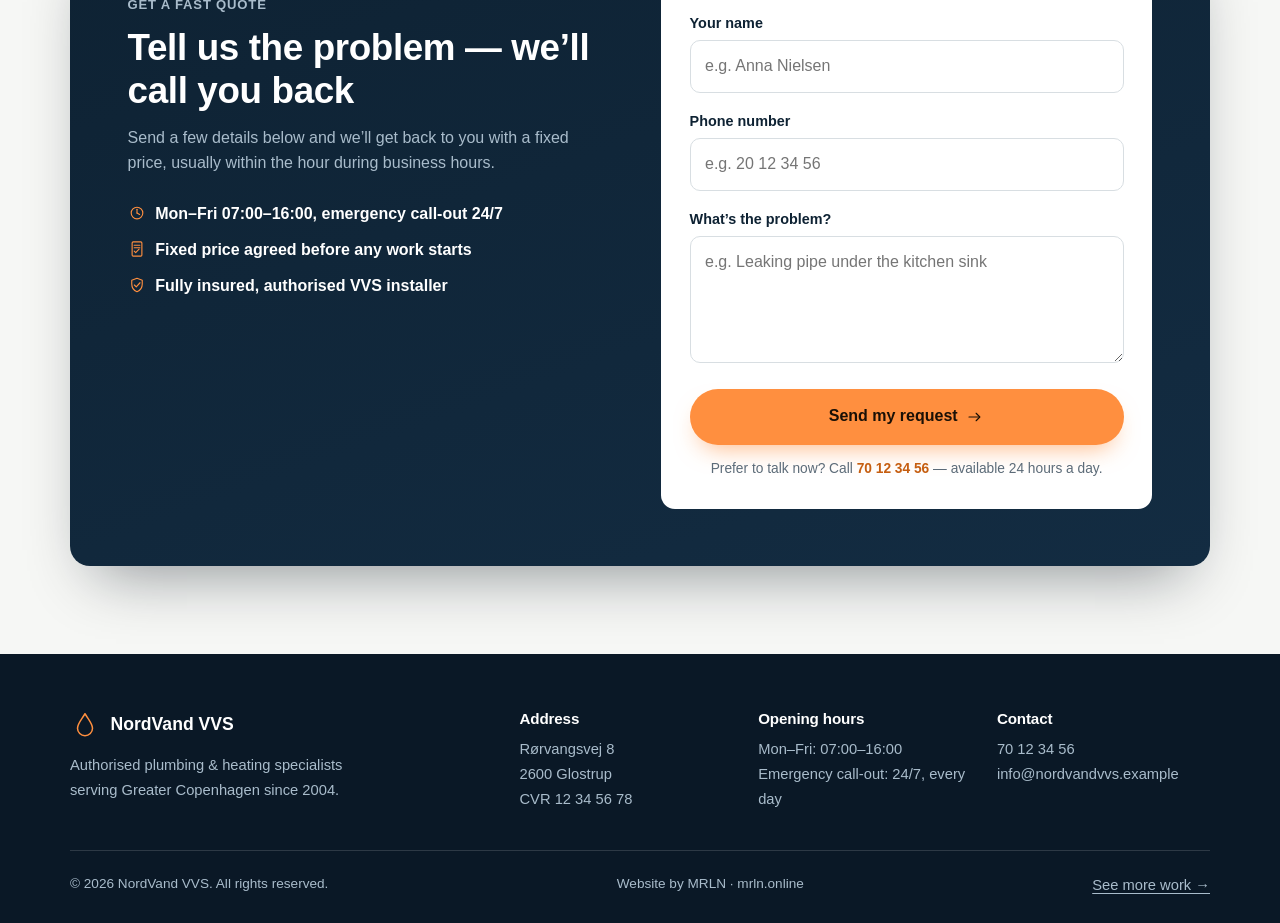
<file: plumbing.html>
<!doctype html>
<html lang="en">
<head>
<meta charset="UTF-8">
<meta name="viewport" content="width=device-width, initial-scale=1">
<title>NordVand VVS &mdash; 24/7 Emergency Plumber, Greater Copenhagen</title>
<meta name="description" content="NordVand VVS is an authorised plumbing company covering Greater Copenhagen. Leaks, heating, bathrooms, drains and boilers &mdash; fast response, fixed prices, tidy work.">
<meta name="theme-color" content="#0e2233">
<style>
  /* ---------- Reset & base ---------- */
  *,*::before,*::after{box-sizing:border-box;}
  html{-webkit-text-size-adjust:100%;}
  body,h1,h2,h3,p,ul,ol,li,figure,blockquote,form{margin:0;padding:0;}
  ul,ol{list-style:none;}
  a{color:inherit;text-decoration:none;}
  button{font:inherit;color:inherit;background:none;border:0;cursor:pointer;}
  input,textarea{font:inherit;color:inherit;}
  img{max-width:100%;display:block;}
  :root{
    --navy:#0e2233;
    --navy-2:#132c42;
    --navy-3:#183a56;
    --navy-line:rgba(255,255,255,.14);
    --paper:#f6f7f5;
    --paper-2:#ffffff;
    --ink:#0e2233;
    --muted:#5c6b78;
    --muted-light:#a9bccb;
    --orange:#ff8f3f;
    --orange-2:#ff7a1a;
    --orange-dark:#c65e10;
    --radius-lg:20px;
    --radius-md:14px;
    --radius-sm:10px;
    --shadow-lg:0 30px 60px -25px rgba(6,16,26,.45);
    --shadow-md:0 16px 32px -18px rgba(6,16,26,.35);
    --topbar-h:64px;
    --font:-apple-system,BlinkMacSystemFont,"Segoe UI",Roboto,Helvetica,Arial,sans-serif;
  }
  html{scroll-behavior:smooth;}
  @media (prefers-reduced-motion: reduce){
    html{scroll-behavior:auto;}
  }
  body{
    font-family:var(--font);
    background:var(--paper);
    color:var(--ink);
    line-height:1.55;
    padding-top:var(--topbar-h);
  }
  section, header, footer{scroll-margin-top:calc(var(--topbar-h) + 12px);}
  h1,h2,h3{line-height:1.15;font-weight:800;letter-spacing:-.01em;}
  h1{font-size:clamp(2.1rem,5.4vw,3.4rem);}
  h2{font-size:clamp(1.6rem,3.6vw,2.3rem);}
  h3{font-size:1.15rem;}
  p{color:inherit;}

  /* skip link */
  .skip-link{
    position:absolute;left:8px;top:-60px;background:var(--orange);color:var(--navy);
    padding:.7em 1.1em;border-radius:8px;font-weight:700;z-index:1000;transition:top .2s ease;
  }
  .skip-link:focus{top:8px;}

  :focus-visible{outline:3px solid var(--orange);outline-offset:2px;}

  .container{max-width:1180px;margin:0 auto;padding:0 20px;}

  /* ---------- Buttons ---------- */
  .btn{
    display:inline-flex;align-items:center;justify-content:center;gap:.55em;
    font-weight:700;border-radius:999px;padding:.85em 1.5em;
    font-size:1rem;white-space:nowrap;transition:transform .15s ease, background .15s ease, box-shadow .15s ease;
    border:2px solid transparent;
  }
  .btn--primary{background:var(--orange);color:#1a1006;box-shadow:0 12px 24px -10px rgba(255,122,26,.55);}
  .btn--primary:hover{background:var(--orange-2);transform:translateY(-1px);}
  .btn--ghost{background:transparent;color:#fff;border-color:rgba(255,255,255,.5);}
  .btn--ghost:hover{background:rgba(255,255,255,.1);border-color:#fff;}
  .btn--dark{background:var(--navy);color:#fff;}
  .btn--dark:hover{background:var(--navy-2);}
  .btn--lg{padding:1.05em 1.9em;font-size:1.08rem;}
  .btn--block{width:100%;}
  .btn--call{background:var(--orange);color:#1a1006;padding:.6em 1.1em;font-size:.92rem;}
  .btn--call:hover{background:var(--orange-2);}

  /* ---------- Icons ---------- */
  .icon{width:26px;height:26px;fill:none;stroke:currentColor;stroke-width:2.4;stroke-linecap:round;stroke-linejoin:round;flex-shrink:0;display:block;}
  .icon--sm{width:18px;height:18px;stroke-width:3;}
  .icon--lg{width:40px;height:40px;stroke-width:2;}
  .icon--brand{width:30px;height:30px;color:var(--orange);}

  /* ---------- Top bar ---------- */
  .topbar{
    position:fixed;top:0;left:0;right:0;z-index:500;
    background:var(--navy);border-bottom:1px solid var(--navy-line);
    height:var(--topbar-h);display:flex;align-items:center;
    transition:box-shadow .2s ease;
  }
  .topbar.is-scrolled{box-shadow:0 8px 24px -12px rgba(0,0,0,.5);}
  .topbar__inner{
    width:100%;max-width:1180px;margin:0 auto;padding:0 16px;
    display:flex;align-items:center;justify-content:space-between;gap:16px;color:#fff;
  }
  .brand{display:flex;align-items:center;gap:.5em;font-weight:800;font-size:1.05rem;color:#fff;}
  .brand__accent{color:var(--orange);}
  .topbar__nav{display:none;gap:1.6em;font-weight:600;font-size:.95rem;color:var(--muted-light);}
  .topbar__nav a:hover{color:#fff;}
  @media (min-width:920px){
    .topbar__nav{display:flex;}
  }

  /* ---------- Mobile sticky call bar ---------- */
  .callbar{
    position:fixed;left:0;right:0;bottom:0;z-index:499;
    background:var(--navy);border-top:1px solid var(--navy-line);
    padding:10px 14px calc(10px + env(safe-area-inset-bottom));
  }
  .callbar__btn{
    display:flex;align-items:center;justify-content:center;gap:.6em;
    background:var(--orange);color:#1a1006;font-weight:800;font-size:1.02rem;
    padding:.85em 1em;border-radius:999px;
  }
  @media (min-width:920px){
    .callbar{display:none;}
    body{padding-bottom:0;}
  }
  body{padding-bottom:78px;}
  @media (min-width:920px){body{padding-bottom:0;}}

  /* ---------- Eyebrow / section heads ---------- */
  .eyebrow{
    display:inline-block;color:var(--orange);font-weight:800;letter-spacing:.06em;
    text-transform:uppercase;font-size:.82rem;margin-bottom:.9em;
  }
  .eyebrow--dark{color:var(--orange-dark);}
  .section__head{max-width:680px;margin:0 auto 3em;text-align:center;}
  .section__head--light{color:#fff;}
  .section__lede{color:var(--muted);font-size:1.05rem;margin-top:.6em;}
  .section__head--light .section__lede{color:var(--muted-light);}
  .section{padding:5.5em 0;}

  /* ---------- Hero ---------- */
  .hero{
    position:relative;overflow:hidden;
    background:radial-gradient(1200px 600px at 85% -10%, var(--navy-3), transparent),
               linear-gradient(180deg,var(--navy) 0%, var(--navy-2) 100%);
    color:#fff;padding:4.5em 0 8em;
  }
  .hero__inner{max-width:760px;margin:0 auto;padding:0 20px;text-align:center;}
  .hero__lede{margin-top:1.1em;font-size:1.15rem;color:var(--muted-light);max-width:600px;margin-left:auto;margin-right:auto;}
  .hero__cta{display:flex;flex-wrap:wrap;gap:.9em;justify-content:center;margin-top:2em;}
  .hero__points{
    margin-top:2.6em;display:flex;flex-wrap:wrap;gap:1.4em 2em;justify-content:center;
    font-weight:600;font-size:.98rem;color:#fff;
  }
  .hero__points li{display:flex;align-items:center;gap:.5em;}
  .hero__points .icon{color:var(--orange);}
  .hero__wave{display:block;width:100%;height:auto;margin-top:-6em;position:relative;color:var(--paper);}

  /* ---------- Trust strip ---------- */
  .trust{margin-top:-5.5em;position:relative;z-index:2;padding-bottom:2em;}
  .trust__inner{
    max-width:1180px;margin:0 auto;padding:0 20px;
    display:grid;grid-template-columns:repeat(2,1fr);gap:1em;
  }
  @media (min-width:760px){
    .trust__inner{grid-template-columns:repeat(4,1fr);gap:1.2em;}
  }
  .trust__item{
    background:var(--paper-2);border-radius:var(--radius-md);padding:1.4em 1.2em;
    box-shadow:var(--shadow-md);text-align:center;
  }
  .trust__item .icon{color:var(--orange-dark);margin:0 auto .5em;}
  .trust__item h3{font-size:.98rem;margin-bottom:.25em;}
  .trust__item p{font-size:.85rem;color:var(--muted);}

  /* ---------- Services ---------- */
  .services{background:var(--paper);}
  .services__grid{
    display:grid;grid-template-columns:1fr;gap:1.4em;
  }
  @media (min-width:640px){.services__grid{grid-template-columns:repeat(2,1fr);}}
  @media (min-width:980px){.services__grid{grid-template-columns:repeat(3,1fr);}}
  .service-card{
    background:var(--paper-2);border:1px solid rgba(14,34,51,.08);border-radius:var(--radius-lg);
    padding:1.8em 1.6em;box-shadow:var(--shadow-md);
  }
  .service-card__icon{
    width:56px;height:56px;border-radius:14px;background:linear-gradient(145deg,var(--navy),var(--navy-2));
    display:flex;align-items:center;justify-content:center;color:var(--orange);margin-bottom:1em;
  }
  .service-card h3{margin-bottom:.4em;}
  .service-card p{color:var(--muted);font-size:.96rem;}

  /* ---------- How it works ---------- */
  .how{background:linear-gradient(180deg,var(--navy) 0%, var(--navy-2) 100%);color:#fff;}
  .how__steps{
    display:grid;grid-template-columns:1fr;gap:2em;max-width:980px;margin:0 auto;counter-reset:step;
  }
  @media (min-width:760px){.how__steps{grid-template-columns:repeat(3,1fr);}}
  .how__step{text-align:center;position:relative;padding:0 1em;}
  .how__num{
    display:inline-flex;align-items:center;justify-content:center;width:2.4em;height:2.4em;
    border-radius:50%;background:var(--orange);color:#1a1006;font-weight:800;margin-bottom:.9em;
  }
  .how__step h3{margin-bottom:.4em;}
  .how__step p{color:var(--muted-light);font-size:.96rem;}

  /* ---------- Testimonials ---------- */
  .reviews{background:var(--paper);}
  .reviews__grid{display:grid;grid-template-columns:1fr;gap:1.3em;}
  @media (min-width:760px){.reviews__grid{grid-template-columns:repeat(3,1fr);}}
  .review{
    background:var(--paper-2);border-radius:var(--radius-lg);padding:1.8em;
    box-shadow:var(--shadow-md);border-top:4px solid var(--orange);
  }
  .review blockquote{font-size:1.05rem;font-weight:600;color:var(--ink);}
  .review figcaption{margin-top:1em;color:var(--muted);font-size:.9rem;}

  /* ---------- Service area ---------- */
  .areas{background:linear-gradient(180deg,var(--navy-2) 0%, var(--navy) 100%);color:#fff;}
  .areas__inner{
    display:grid;grid-template-columns:1fr;gap:2.6em;align-items:center;
  }
  @media (min-width:900px){.areas__inner{grid-template-columns:1.1fr 1fr;}}
  .areas__text p{color:var(--muted-light);margin-top:.8em;max-width:520px;}
  .areas__list{
    margin-top:1.6em;display:grid;grid-template-columns:repeat(2,1fr);gap:.6em 1.4em;
  }
  .areas__list li{display:flex;align-items:center;gap:.5em;font-weight:600;font-size:.96rem;}
  .areas__list .icon{color:var(--orange);}
  .areas__map{
    position:relative;aspect-ratio:1/1;max-width:420px;margin:0 auto;
    border-radius:50%;
    background:radial-gradient(circle at center, rgba(255,143,63,.14), transparent 70%);
  }
  .areas__map svg{width:100%;height:100%;}

  /* ---------- Quote / final CTA ---------- */
  .quote{background:var(--paper);}
  .quote__inner{
    display:grid;grid-template-columns:1fr;gap:2.6em;
    background:linear-gradient(160deg,var(--navy) 0%, var(--navy-2) 100%);
    color:#fff;border-radius:var(--radius-lg);padding:3em 1.8em;box-shadow:var(--shadow-lg);
  }
  @media (min-width:900px){.quote__inner{grid-template-columns:1fr 1fr;padding:3.6em;}}
  .quote__text p{color:var(--muted-light);margin-top:.9em;max-width:460px;}
  .quote__facts{margin-top:1.6em;display:flex;flex-direction:column;gap:.7em;font-weight:600;}
  .quote__facts li{display:flex;gap:.6em;align-items:flex-start;}
  .quote__facts .icon{color:var(--orange);margin-top:.15em;}
  .quote__card{
    background:var(--paper-2);color:var(--ink);border-radius:var(--radius-md);padding:1.8em;
  }
  .field{margin-bottom:1.1em;}
  .field label{display:block;font-weight:700;font-size:.9rem;margin-bottom:.4em;}
  .field input,.field textarea{
    width:100%;padding:.8em .9em;border:1.5px solid #d8dee2;border-radius:var(--radius-sm);
    background:#fff;font-size:1rem;
  }
  .field input:focus,.field textarea:focus{border-color:var(--orange);}
  .form-note{margin-top:1em;font-size:.86rem;color:var(--muted);text-align:center;}
  .form-note a{color:var(--orange-dark);font-weight:700;}
  .form-success{
    background:#0e2233;color:#fff;border-radius:var(--radius-md);padding:1.8em;text-align:center;font-weight:600;
  }

  /* ---------- Footer ---------- */
  .site-footer{background:#0a1826;color:var(--muted-light);padding:3.5em 0 1.6em;}
  .site-footer__inner{
    display:grid;grid-template-columns:1fr;gap:2.2em;padding-bottom:2.4em;border-bottom:1px solid var(--navy-line);
  }
  @media (min-width:760px){.site-footer__inner{grid-template-columns:1.2fr 2fr;}}
  .site-footer__cols{display:grid;grid-template-columns:repeat(1,1fr);gap:1.6em;}
  @media (min-width:560px){.site-footer__cols{grid-template-columns:repeat(3,1fr);}}
  .site-footer h3{color:#fff;font-size:.95rem;margin-bottom:.6em;}
  .site-footer p,.site-footer a{font-size:.92rem;line-height:1.7;}
  .site-footer a:hover{color:#fff;}
  .site-footer__brand{display:flex;align-items:center;gap:.6em;font-weight:800;color:#fff;font-size:1.1rem;}
  .site-footer__bottom{
    padding-top:1.6em;display:flex;flex-wrap:wrap;gap:.6em 1.4em;justify-content:space-between;
    font-size:.85rem;
  }
  .site-footer__bottom a{text-decoration:underline;text-underline-offset:3px;}

  /* ---------- Progressive-enhancement animation (JS + motion allowed only) ---------- */
  @media (prefers-reduced-motion: no-preference){
    .js [data-animate]{
      opacity:0;transform:translateY(18px);
      transition:opacity .6s ease, transform .6s ease;
    }
    .js [data-animate].is-visible{opacity:1;transform:none;}
  }
</style>
</head>
<body>
<a class="skip-link" href="#main">Skip to main content</a>

<!-- Icon sprite (decorative, built with inline SVG only) -->
<svg style="position:absolute;width:0;height:0;overflow:hidden" aria-hidden="true" focusable="false">
<defs>
<symbol id="i-phone" viewBox="0 0 48 48">
  <g transform="rotate(-45 24 24)">
    <rect x="13" y="19" width="22" height="10" rx="5"></rect>
    <circle cx="16.5" cy="24" r="2.1" fill="currentColor" stroke="none"></circle>
    <circle cx="31.5" cy="24" r="2.1" fill="currentColor" stroke="none"></circle>
  </g>
</symbol>
<symbol id="i-drop" viewBox="0 0 48 48">
  <path d="M24 6c-6 10-12 16-12 23a12 12 0 0 0 24 0c0-7-6-13-12-23z"></path>
</symbol>
<symbol id="i-radiator" viewBox="0 0 48 48">
  <rect x="9" y="15" width="30" height="19" rx="3"></rect>
  <line x1="15" y1="15" x2="15" y2="34"></line>
  <line x1="21" y1="15" x2="21" y2="34"></line>
  <line x1="27" y1="15" x2="27" y2="34"></line>
  <line x1="33" y1="15" x2="33" y2="34"></line>
  <line x1="14" y1="34" x2="14" y2="38"></line>
  <line x1="34" y1="34" x2="34" y2="38"></line>
  <path d="M11 6c1.6 1.6 1.6 3.4 0 5"></path>
  <path d="M16 6c1.6 1.6 1.6 3.4 0 5"></path>
</symbol>
<symbol id="i-shower" viewBox="0 0 48 48">
  <path d="M12 17c0-6 5.4-11 12-11s12 5 12 11"></path>
  <line x1="11" y1="17" x2="37" y2="17"></line>
  <line x1="17" y1="23" x2="16" y2="27"></line>
  <line x1="24" y1="23" x2="23.3" y2="29"></line>
  <line x1="31" y1="23" x2="30" y2="27"></line>
  <line x1="19.5" y1="31" x2="19" y2="34"></line>
  <line x1="28.5" y1="31" x2="28" y2="34"></line>
</symbol>
<symbol id="i-drain" viewBox="0 0 48 48">
  <circle cx="24" cy="24" r="14.5"></circle>
  <circle cx="24" cy="24" r="2" fill="currentColor" stroke="none"></circle>
  <circle cx="24" cy="15" r="1.5" fill="currentColor" stroke="none"></circle>
  <circle cx="24" cy="33" r="1.5" fill="currentColor" stroke="none"></circle>
  <circle cx="15" cy="24" r="1.5" fill="currentColor" stroke="none"></circle>
  <circle cx="33" cy="24" r="1.5" fill="currentColor" stroke="none"></circle>
  <circle cx="18" cy="18" r="1.3" fill="currentColor" stroke="none"></circle>
  <circle cx="30" cy="18" r="1.3" fill="currentColor" stroke="none"></circle>
  <circle cx="18" cy="30" r="1.3" fill="currentColor" stroke="none"></circle>
  <circle cx="30" cy="30" r="1.3" fill="currentColor" stroke="none"></circle>
</symbol>
<symbol id="i-boiler" viewBox="0 0 48 48">
  <rect x="14" y="7" width="20" height="34" rx="4"></rect>
  <line x1="18" y1="35" x2="30" y2="35"></line>
  <path d="M24 15c3 3.2 2.8 5-0.5 7.6-2.6 2-2.4 4 0 5.9 2.3-1 3.4-2.8 3.2-4.8 1.8 2 2.3 4.8 0.6 7.2-2 2.8-6.3 2.6-8-0.3-1.8-3-0.8-6 1.1-8.7 1-1.4 2.7-3.4 3.6-6.9z" fill="currentColor" stroke="none"></path>
</symbol>
<symbol id="i-alarm" viewBox="0 0 48 48">
  <circle cx="24" cy="27" r="12.5"></circle>
  <line x1="24" y1="20" x2="24" y2="27"></line>
  <line x1="24" y1="27" x2="28.5" y2="30"></line>
  <line x1="14.5" y1="10" x2="18.5" y2="14"></line>
  <line x1="33.5" y1="10" x2="29.5" y2="14"></line>
  <circle cx="14" cy="9" r="1.8" fill="currentColor" stroke="none"></circle>
  <circle cx="34" cy="9" r="1.8" fill="currentColor" stroke="none"></circle>
</symbol>
<symbol id="i-shield" viewBox="0 0 48 48">
  <path d="M24 6l14 5.2V21c0 10.4-6 17.6-14 21-8-3.4-14-10.6-14-21v-9.8z"></path>
  <path d="M17 24l5 5 10-11"></path>
</symbol>
<symbol id="i-clock" viewBox="0 0 48 48">
  <circle cx="24" cy="24" r="15.5"></circle>
  <line x1="24" y1="24" x2="24" y2="14"></line>
  <line x1="24" y1="24" x2="31" y2="28"></line>
</symbol>
<symbol id="i-bolt" viewBox="0 0 48 48">
  <path d="M26 5 13 27h9l-2.5 16L35 21h-9z" fill="currentColor" stroke="none"></path>
</symbol>
<symbol id="i-doc" viewBox="0 0 48 48">
  <rect x="11" y="5" width="26" height="38" rx="3"></rect>
  <line x1="16.5" y1="14" x2="31.5" y2="14"></line>
  <line x1="16.5" y1="20.5" x2="31.5" y2="20.5"></line>
  <path d="M16.5 29.5l4 4 9-9"></path>
</symbol>
<symbol id="i-pin" viewBox="0 0 48 48">
  <path d="M24 43S12.5 30 12.5 21a11.5 11.5 0 0 1 23 0C35.5 30 24 43 24 43z"></path>
  <circle cx="24" cy="21" r="4.3"></circle>
</symbol>
<symbol id="i-check" viewBox="0 0 48 48">
  <path d="M11 25l8.5 8.5L37 15"></path>
</symbol>
<symbol id="i-arrow" viewBox="0 0 48 48">
  <line x1="8" y1="24" x2="36" y2="24"></line>
  <path d="M27 14l10 10-10 10"></path>
</symbol>
</defs>
</svg>

<!-- ============ TOP BAR ============ -->
<div class="topbar" id="topbar">
  <div class="topbar__inner">
    <a class="brand" href="#top" aria-label="NordVand VVS &mdash; home">
      <svg class="icon icon--brand" aria-hidden="true"><use href="#i-drop"></use></svg>
      NordVand<span class="brand__accent">&nbsp;VVS</span>
    </a>
    <nav class="topbar__nav" aria-label="Primary">
      <a href="#services">Services</a>
      <a href="#how">How it works</a>
      <a href="#reviews">Reviews</a>
      <a href="#areas">Areas</a>
    </nav>
    <a class="btn btn--call" href="tel:+4570123456">
      <svg class="icon icon--sm" aria-hidden="true"><use href="#i-phone"></use></svg>
      <span>70&nbsp;12&nbsp;34&nbsp;56</span>
    </a>
  </div>
</div>

<!-- ============ HERO ============ -->
<header class="hero" id="top">
  <div class="hero__inner">
    <p class="eyebrow">24/7 Emergency Plumbing &middot; Greater Copenhagen</p>
    <h1>Burst pipe? We&rsquo;re on the way.</h1>
    <p class="hero__lede">NordVand VVS sends a fully qualified plumber to your door &mdash; day or night &mdash; with a fixed price before we start, and no mess left behind.</p>
    <div class="hero__cta">
      <a class="btn btn--primary btn--lg" href="tel:+4570123456">
        <svg class="icon" aria-hidden="true"><use href="#i-phone"></use></svg>
        Call 70 12 34 56 now
      </a>
      <a class="btn btn--ghost btn--lg" href="#quote">
        Get a fast quote
        <svg class="icon icon--sm" aria-hidden="true"><use href="#i-arrow"></use></svg>
      </a>
    </div>
    <ul class="hero__points">
      <li><svg class="icon icon--sm" aria-hidden="true"><use href="#i-check"></use></svg> Authorised VVS installer</li>
      <li><svg class="icon icon--sm" aria-hidden="true"><use href="#i-check"></use></svg> 20+ years&rsquo; experience</li>
      <li><svg class="icon icon--sm" aria-hidden="true"><use href="#i-check"></use></svg> Usually on-site within 60 minutes</li>
    </ul>
  </div>
  <svg class="hero__wave" viewBox="0 0 1440 100" preserveAspectRatio="none" aria-hidden="true">
    <path fill="currentColor" d="M0,64L80,58.7C160,53,320,43,480,48C640,53,800,75,960,74.7C1120,75,1280,53,1360,42.7L1440,32L1440,100L0,100Z"></path>
  </svg>
</header>

<main id="main">

  <!-- ============ TRUST STRIP ============ -->
  <section class="trust" aria-label="Why customers choose NordVand VVS">
    <div class="trust__inner">
      <div class="trust__item" data-animate>
        <svg class="icon icon--lg" aria-hidden="true"><use href="#i-shield"></use></svg>
        <h3>Authorised installer</h3>
        <p>Certified &amp; fully insured VVS work.</p>
      </div>
      <div class="trust__item" data-animate>
        <svg class="icon icon--lg" aria-hidden="true"><use href="#i-clock"></use></svg>
        <h3>20+ years&rsquo; experience</h3>
        <p>Family-run since 2004.</p>
      </div>
      <div class="trust__item" data-animate>
        <svg class="icon icon--lg" aria-hidden="true"><use href="#i-bolt"></use></svg>
        <h3>Fast local response</h3>
        <p>Vans based across the region.</p>
      </div>
      <div class="trust__item" data-animate>
        <svg class="icon icon--lg" aria-hidden="true"><use href="#i-doc"></use></svg>
        <h3>Guaranteed work</h3>
        <p>Every job tested before we leave.</p>
      </div>
    </div>
  </section>

  <!-- ============ SERVICES ============ -->
  <section class="section services" id="services">
    <div class="container">
      <div class="section__head">
        <p class="eyebrow eyebrow--dark">What we fix</p>
        <h2>One call covers every job</h2>
        <p class="section__lede">From a dripping tap to a full bathroom refit &mdash; our vans carry the parts to finish most jobs in a single visit.</p>
      </div>
      <div class="services__grid">
        <article class="service-card" data-animate>
          <div class="service-card__icon"><svg class="icon" aria-hidden="true"><use href="#i-drop"></use></svg></div>
          <h3>Leaks &amp; repairs</h3>
          <p>Dripping taps, burst pipes and hidden leaks found and fixed quickly.</p>
        </article>
        <article class="service-card" data-animate>
          <div class="service-card__icon"><svg class="icon" aria-hidden="true"><use href="#i-radiator"></use></svg></div>
          <h3>Heating &amp; radiators</h3>
          <p>Cold radiators, noisy pipes and heating systems serviced or replaced.</p>
        </article>
        <article class="service-card" data-animate>
          <div class="service-card__icon"><svg class="icon" aria-hidden="true"><use href="#i-shower"></use></svg></div>
          <h3>Bathrooms &amp; renovations</h3>
          <p>New showers, taps and full bathroom plumbing, fitted neatly.</p>
        </article>
        <article class="service-card" data-animate>
          <div class="service-card__icon"><svg class="icon" aria-hidden="true"><use href="#i-drain"></use></svg></div>
          <h3>Drains &amp; sewer</h3>
          <p>Blocked drains and sewer lines cleared with camera inspection.</p>
        </article>
        <article class="service-card" data-animate>
          <div class="service-card__icon"><svg class="icon" aria-hidden="true"><use href="#i-boiler"></use></svg></div>
          <h3>Boilers &amp; water heaters</h3>
          <p>Servicing, repair and replacement of boilers and hot-water tanks.</p>
        </article>
        <article class="service-card" data-animate>
          <div class="service-card__icon"><svg class="icon" aria-hidden="true"><use href="#i-alarm"></use></svg></div>
          <h3>24/7 emergency call-out</h3>
          <p>Something serious? We answer the phone day and night, every day.</p>
        </article>
      </div>
    </div>
  </section>

  <!-- ============ HOW IT WORKS ============ -->
  <section class="section how" id="how">
    <div class="container">
      <div class="section__head section__head--light">
        <p class="eyebrow">How it works</p>
        <h2>Fixed in three simple steps</h2>
      </div>
      <ol class="how__steps">
        <li class="how__step" data-animate>
          <span class="how__num">1</span>
          <h3>Call or send a request</h3>
          <p>Tell us what&rsquo;s wrong and where you are. Emergencies are answered around the clock.</p>
        </li>
        <li class="how__step" data-animate>
          <span class="how__num">2</span>
          <h3>We assess &amp; quote</h3>
          <p>You get a clear, fixed price before any work begins &mdash; no surprises on the invoice.</p>
        </li>
        <li class="how__step" data-animate>
          <span class="how__num">3</span>
          <h3>We fix it &amp; tidy up</h3>
          <p>Work is tested before we leave, and every job is covered by our workmanship guarantee.</p>
        </li>
      </ol>
    </div>
  </section>

  <!-- ============ TESTIMONIALS ============ -->
  <section class="section reviews" id="reviews">
    <div class="container">
      <div class="section__head">
        <p class="eyebrow eyebrow--dark">Customer feedback</p>
        <h2>What people tell us</h2>
        <p class="section__lede">A few examples of the kind of feedback we aim for on every visit.</p>
      </div>
      <div class="reviews__grid">
        <figure class="review" data-animate>
          <blockquote>&ldquo;Fast and tidy &mdash; sorted our leak the same day.&rdquo;</blockquote>
          <figcaption>&mdash; A homeowner in Frederiksberg</figcaption>
        </figure>
        <figure class="review" data-animate>
          <blockquote>&ldquo;Gave us a fixed price up front and stuck to it. No surprises.&rdquo;</blockquote>
          <figcaption>&mdash; A caf&eacute; owner in K&oslash;benhavn K</figcaption>
        </figure>
        <figure class="review" data-animate>
          <blockquote>&ldquo;Came out late on a Sunday and had the boiler running again within the hour.&rdquo;</blockquote>
          <figcaption>&mdash; A landlord in R&oslash;dovre</figcaption>
        </figure>
      </div>
    </div>
  </section>

  <!-- ============ SERVICE AREA ============ -->
  <section class="section areas" id="areas">
    <div class="container areas__inner">
      <div class="areas__text">
        <p class="eyebrow">Service area</p>
        <h2>Local plumbers, fast on the road</h2>
        <p>Based in Glostrup, our vans cover the whole of Greater Copenhagen. Tell us your postcode and we&rsquo;ll give you our next available time.</p>
        <ul class="areas__list">
          <li><svg class="icon icon--sm" aria-hidden="true"><use href="#i-pin"></use></svg> K&oslash;benhavn</li>
          <li><svg class="icon icon--sm" aria-hidden="true"><use href="#i-pin"></use></svg> Frederiksberg</li>
          <li><svg class="icon icon--sm" aria-hidden="true"><use href="#i-pin"></use></svg> Gentofte</li>
          <li><svg class="icon icon--sm" aria-hidden="true"><use href="#i-pin"></use></svg> Lyngby-Taarb&aelig;k</li>
          <li><svg class="icon icon--sm" aria-hidden="true"><use href="#i-pin"></use></svg> R&oslash;dovre</li>
          <li><svg class="icon icon--sm" aria-hidden="true"><use href="#i-pin"></use></svg> Hvidovre</li>
          <li><svg class="icon icon--sm" aria-hidden="true"><use href="#i-pin"></use></svg> Glostrup</li>
          <li><svg class="icon icon--sm" aria-hidden="true"><use href="#i-pin"></use></svg> Br&oslash;ndby</li>
        </ul>
      </div>
      <div class="areas__map" aria-hidden="true">
        <svg viewBox="0 0 200 200">
          <circle cx="100" cy="100" r="90" fill="none" stroke="rgba(255,255,255,.18)" stroke-width="1.5"></circle>
          <circle cx="100" cy="100" r="62" fill="none" stroke="rgba(255,255,255,.22)" stroke-width="1.5"></circle>
          <circle cx="100" cy="100" r="34" fill="none" stroke="rgba(255,255,255,.28)" stroke-width="1.5"></circle>
          <circle cx="100" cy="100" r="6" fill="#ff8f3f"></circle>
          <circle cx="140" cy="70" r="4" fill="#ffffff" opacity=".85"></circle>
          <circle cx="60" cy="60" r="4" fill="#ffffff" opacity=".85"></circle>
          <circle cx="150" cy="130" r="4" fill="#ffffff" opacity=".85"></circle>
          <circle cx="55" cy="140" r="4" fill="#ffffff" opacity=".85"></circle>
          <circle cx="100" cy="30" r="4" fill="#ffffff" opacity=".85"></circle>
          <circle cx="170" cy="100" r="4" fill="#ffffff" opacity=".85"></circle>
        </svg>
      </div>
    </div>
  </section>

  <!-- ============ QUOTE CTA ============ -->
  <section class="section quote" id="quote">
    <div class="container">
      <div class="quote__inner">
        <div class="quote__text">
          <p class="eyebrow">Get a fast quote</p>
          <h2>Tell us the problem &mdash; we&rsquo;ll call you back</h2>
          <p>Send a few details below and we&rsquo;ll get back to you with a fixed price, usually within the hour during business hours.</p>
          <ul class="quote__facts">
            <li><svg class="icon icon--sm" aria-hidden="true"><use href="#i-clock"></use></svg> Mon&ndash;Fri 07:00&ndash;16:00, emergency call-out 24/7</li>
            <li><svg class="icon icon--sm" aria-hidden="true"><use href="#i-doc"></use></svg> Fixed price agreed before any work starts</li>
            <li><svg class="icon icon--sm" aria-hidden="true"><use href="#i-shield"></use></svg> Fully insured, authorised VVS installer</li>
          </ul>
        </div>
        <div class="quote__card">
          <form class="quote-form" id="quoteForm" action="#" method="post">
            <div class="field">
              <label for="qName">Your name</label>
              <input type="text" id="qName" name="name" autocomplete="name" placeholder="e.g. Anna Nielsen" required>
            </div>
            <div class="field">
              <label for="qPhone">Phone number</label>
              <input type="tel" id="qPhone" name="phone" autocomplete="tel" placeholder="e.g. 20 12 34 56" required>
            </div>
            <div class="field">
              <label for="qProblem">What&rsquo;s the problem?</label>
              <textarea id="qProblem" name="problem" rows="4" placeholder="e.g. Leaking pipe under the kitchen sink"></textarea>
            </div>
            <button type="submit" class="btn btn--primary btn--block">
              Send my request
              <svg class="icon icon--sm" aria-hidden="true"><use href="#i-arrow"></use></svg>
            </button>
            <p class="form-note">Prefer to talk now? Call <a href="tel:+4570123456">70 12 34 56</a> &mdash; available 24 hours a day.</p>
          </form>
          <p class="form-success" id="formSuccess" hidden>Thanks &mdash; your request has been received. We&rsquo;ll call you back shortly.</p>
        </div>
      </div>
    </div>
  </section>

</main>

<!-- ============ FOOTER ============ -->
<footer class="site-footer">
  <div class="container">
    <div class="site-footer__inner">
      <div>
        <div class="site-footer__brand">
          <svg class="icon icon--brand" aria-hidden="true"><use href="#i-drop"></use></svg>
          NordVand VVS
        </div>
        <p style="margin-top:.9em;max-width:320px;">Authorised plumbing &amp; heating specialists serving Greater Copenhagen since 2004.</p>
      </div>
      <div class="site-footer__cols">
        <div>
          <h3>Address</h3>
          <p>R&oslash;rvangsvej 8<br>2600 Glostrup<br>CVR 12 34 56 78</p>
        </div>
        <div>
          <h3>Opening hours</h3>
          <p>Mon&ndash;Fri: 07:00&ndash;16:00<br>Emergency call-out: 24/7, every day</p>
        </div>
        <div>
          <h3>Contact</h3>
          <p><a href="tel:+4570123456">70 12 34 56</a><br><a href="mailto:info@nordvandvvs.example">info@nordvandvvs.example</a></p>
        </div>
      </div>
    </div>
    <div class="site-footer__bottom">
      <span>&copy; 2026 NordVand VVS. All rights reserved.</span>
      <span>Website by MRLN &middot; mrln.online</span>
      <a href="/portfolio.html">See more work &rarr;</a>
    </div>
  </div>
</footer>

<script>
(function(){
  "use strict";

  // Mark JS as available so CSS can layer on non-essential motion.
  document.documentElement.classList.add('js');

  // Sticky top-bar shadow once the page is scrolled.
  var topbar = document.getElementById('topbar');
  if (topbar) {
    var onScroll = function(){
      if (window.scrollY > 8) { topbar.classList.add('is-scrolled'); }
      else { topbar.classList.remove('is-scrolled'); }
    };
    window.addEventListener('scroll', onScroll, { passive: true });
    onScroll();
  }

  // Subtle reveal-on-scroll, purely decorative: content is already
  // fully visible by default (see @media prefers-reduced-motion CSS),
  // this only adds a soft fade/slide when motion is allowed.
  var prefersReduced = window.matchMedia && window.matchMedia('(prefers-reduced-motion: reduce)').matches;
  if (!prefersReduced && 'IntersectionObserver' in window) {
    var targets = document.querySelectorAll('[data-animate]');
    var io = new IntersectionObserver(function(entries){
      entries.forEach(function(entry){
        if (entry.isIntersecting) {
          entry.target.classList.add('is-visible');
          io.unobserve(entry.target);
        }
      });
    }, { threshold: 0.15, rootMargin: '0px 0px -40px 0px' });
    targets.forEach(function(el){ io.observe(el); });
  } else {
    document.querySelectorAll('[data-animate]').forEach(function(el){
      el.classList.add('is-visible');
    });
  }

  // Quote form: enhance with an inline confirmation instead of a real
  // submit, since this is a self-contained demo with no backend.
  var form = document.getElementById('quoteForm');
  var success = document.getElementById('formSuccess');
  if (form && success) {
    form.addEventListener('submit', function(e){
      e.preventDefault();
      if (typeof form.reportValidity === 'function' && !form.reportValidity()) {
        return;
      }
      form.hidden = true;
      success.hidden = false;
      success.setAttribute('tabindex', '-1');
      success.focus();
    });
  }
})();
</script>
</body>
</html>
</file>
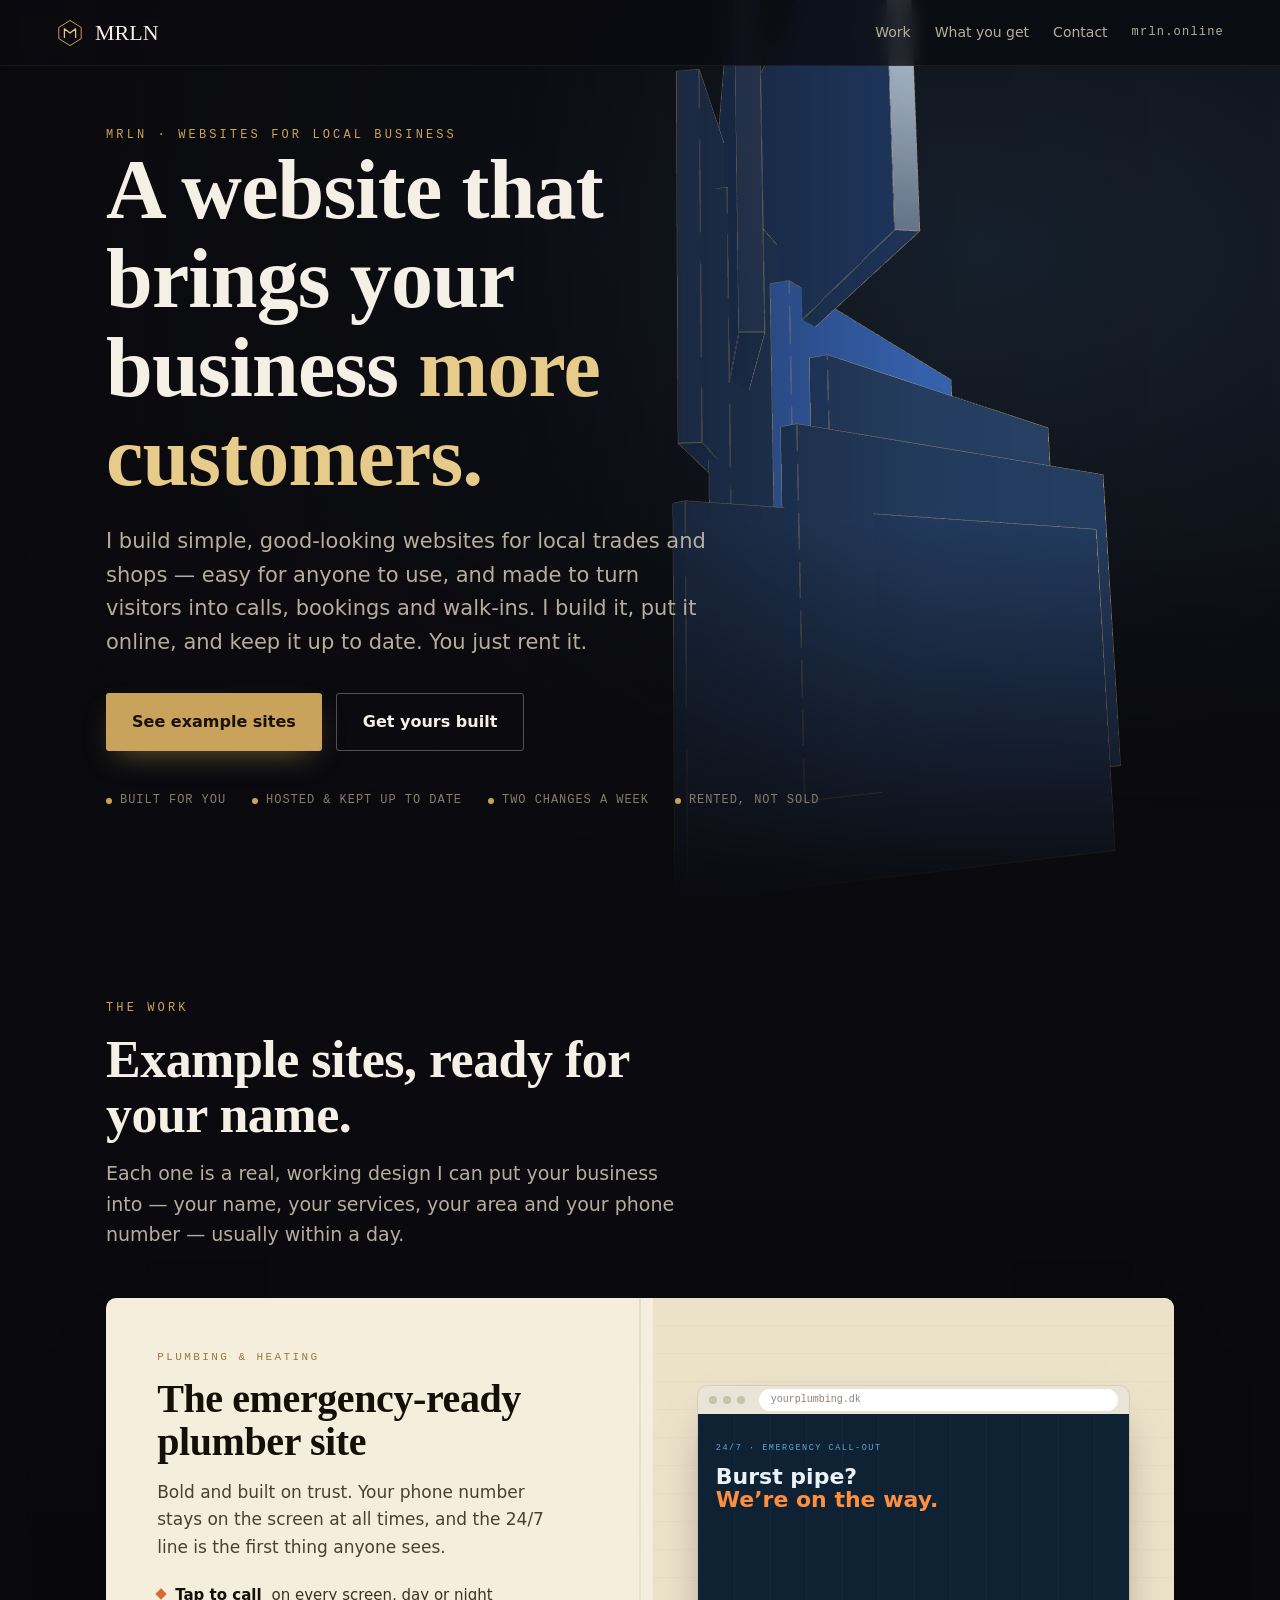
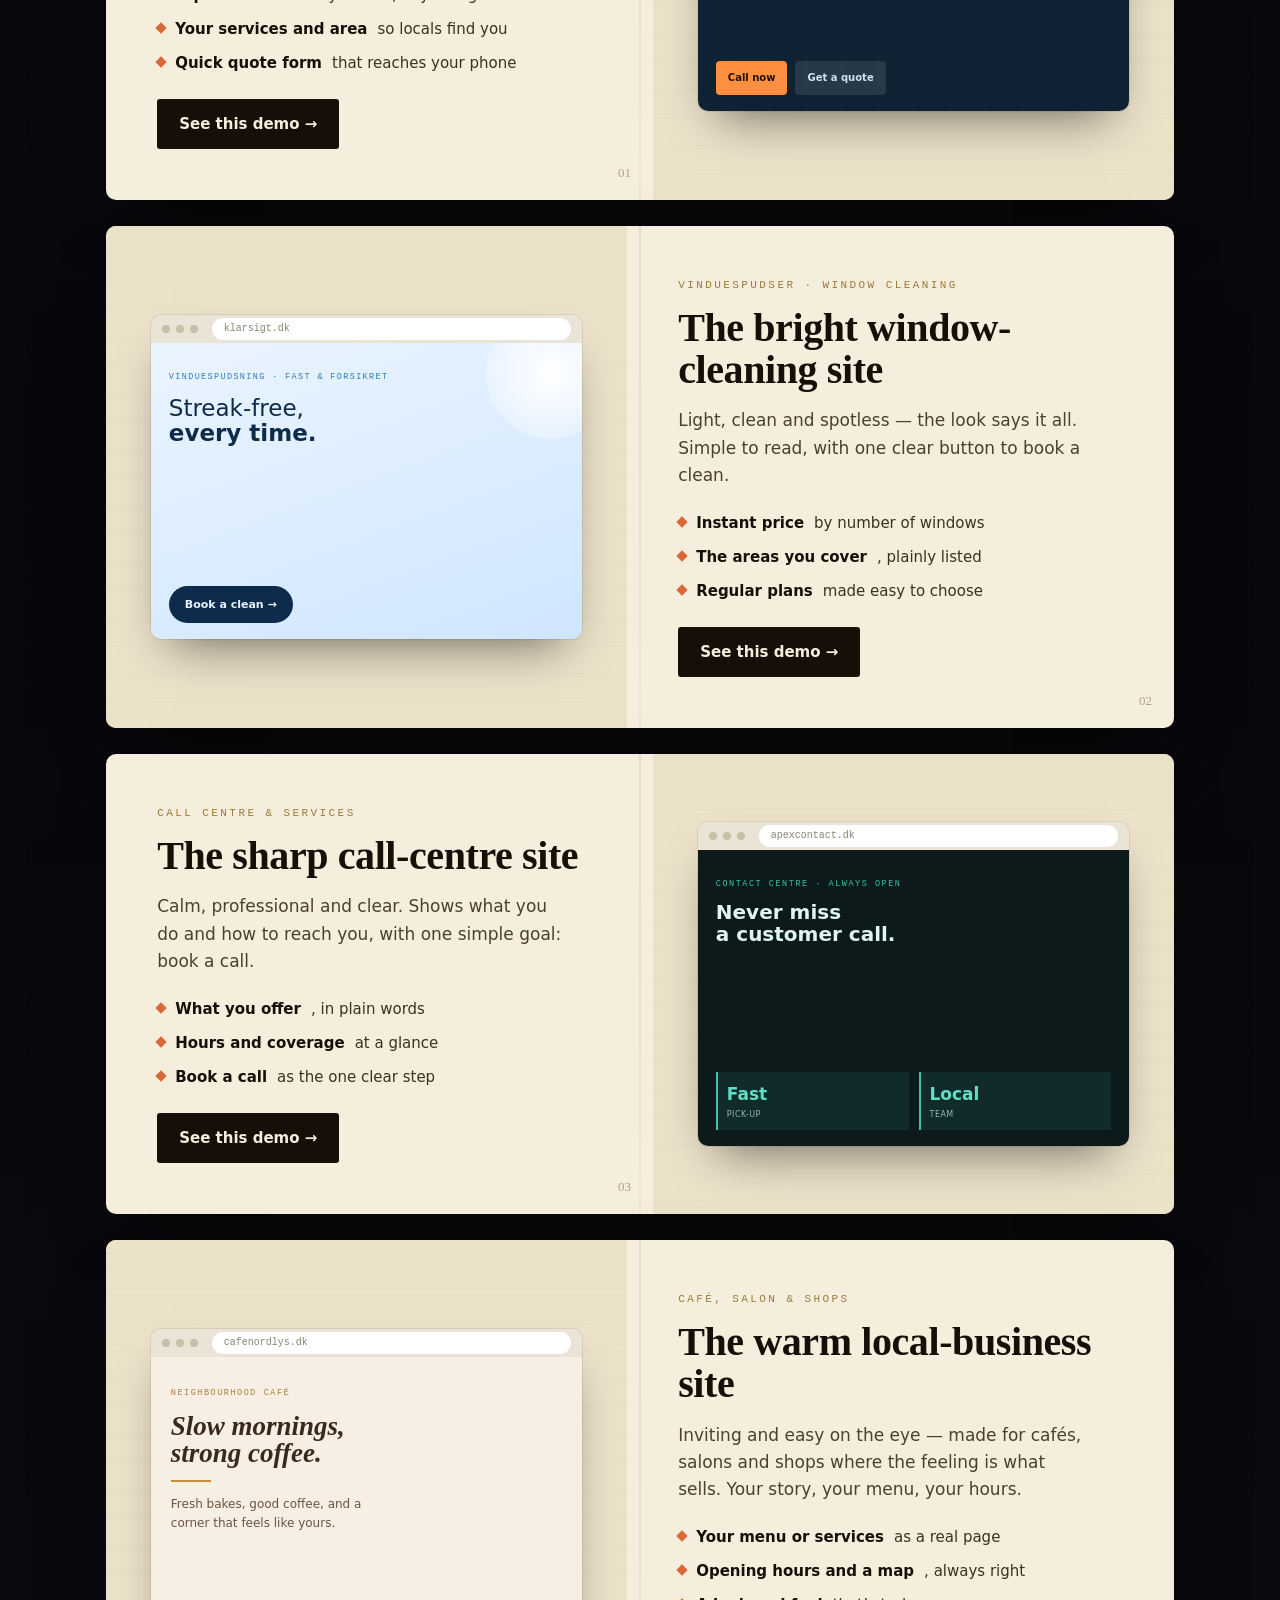
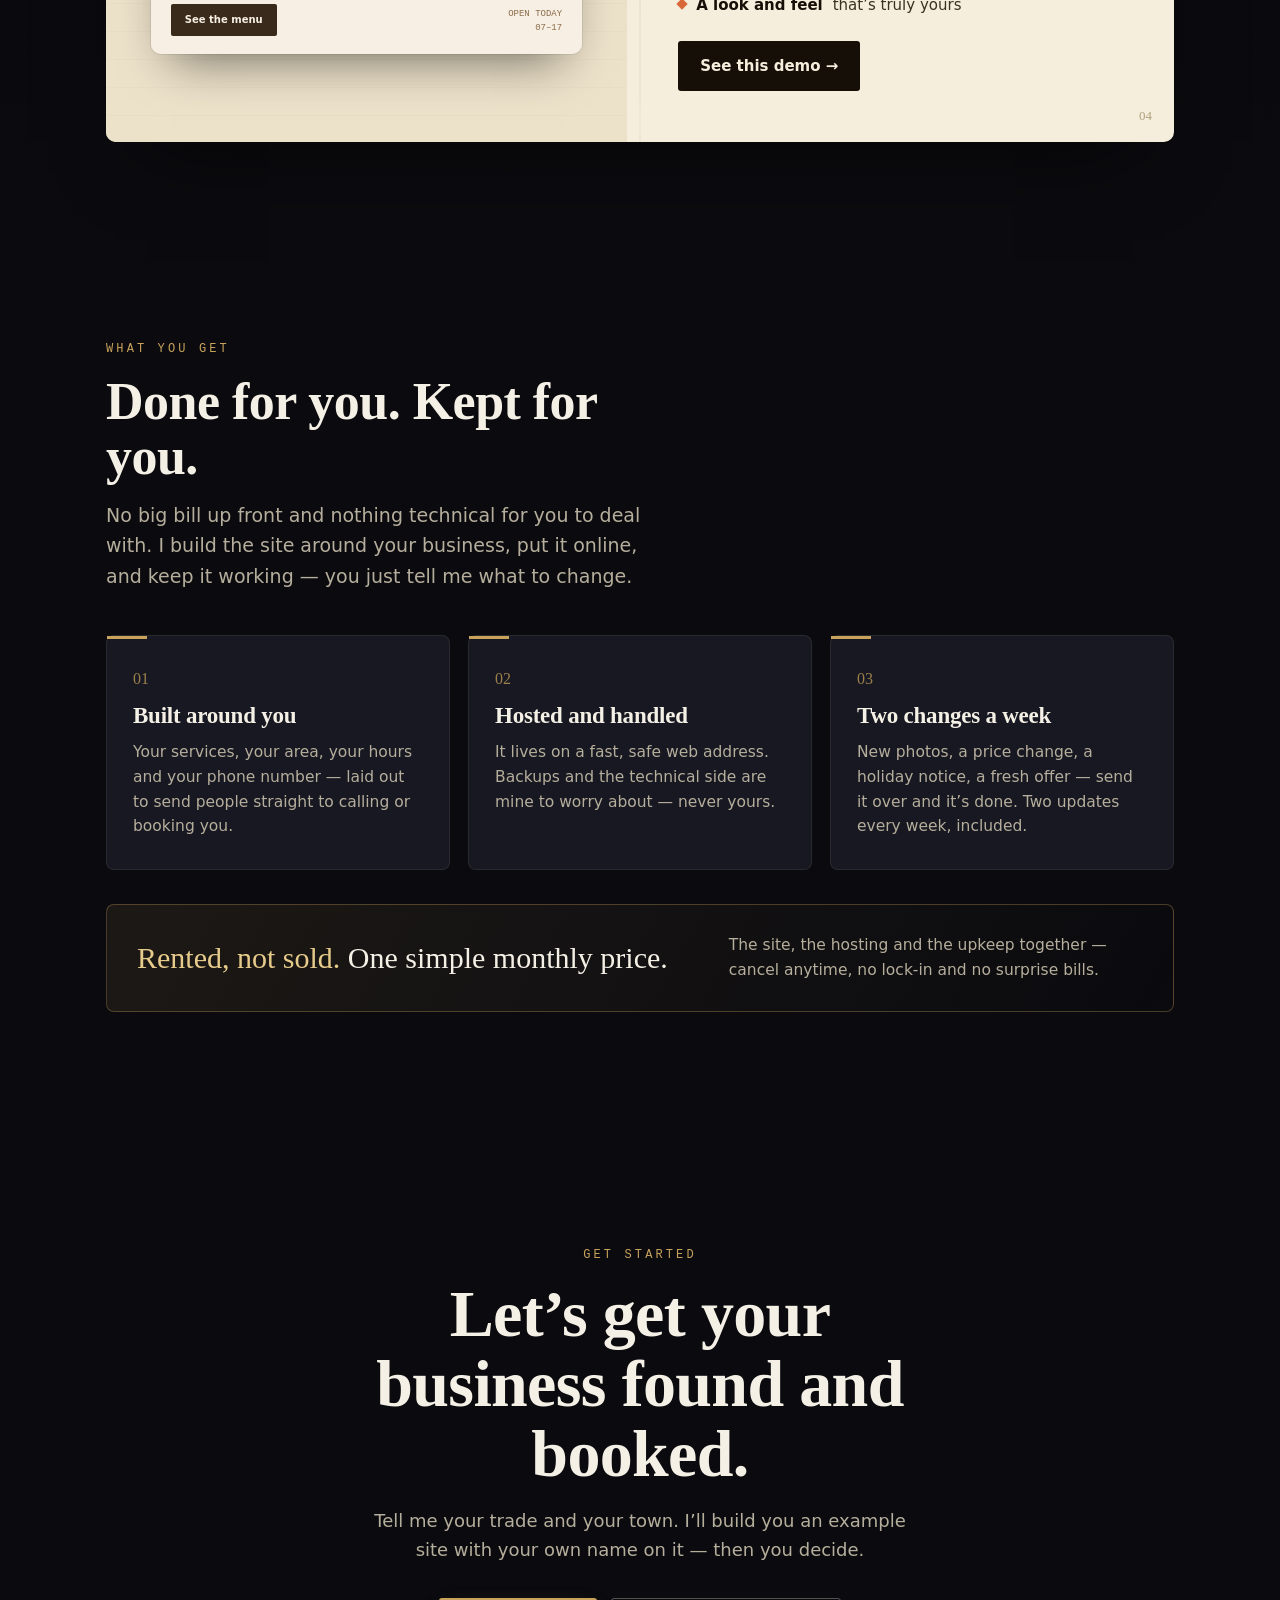
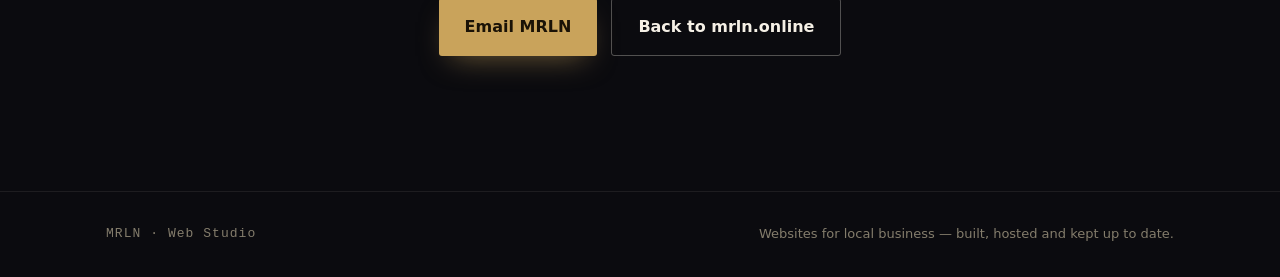
<file: portfolio.html>
<!doctype html>
<html lang="en">
<head>
<meta charset="utf-8">
<script>document.documentElement.classList.add('js')</script>
<meta name="viewport" content="width=device-width, initial-scale=1, viewport-fit=cover">
<title>MRLN &mdash; Websites for local business</title>
<meta name="description" content="MRLN builds, hosts and looks after websites for local businesses &mdash; simple sites that bring in more calls, bookings and customers. You rent it, I keep it working.">
<style>
:root{
  --ink:#0b0b0f; --ink-2:#14151d; --panel:#171821;
  --paper:#f5eedd; --paper-2:#ece1c9; --paper-ink:#241d13;
  --brass:#c9a35b; --brass-2:#e7cb8b; --ember:#d8683a; --spot:#7fb4ff;
  --txt:#f5f0e6; --dim:#b6ae9c; --faint:#847d6c;
  --serif:"Iowan Old Style","Palatino Linotype",Palatino,Georgia,"Times New Roman",serif;
  --sans:ui-sans-serif,system-ui,-apple-system,"Segoe UI",Roboto,Helvetica,Arial,sans-serif;
  --mono:ui-monospace,"SFMono-Regular",Menlo,Consolas,monospace;
  --maxw:1180px; --ease:cubic-bezier(.22,1,.36,1);
}
*{box-sizing:border-box;margin:0;padding:0}
html{scroll-behavior:smooth}
body{background:var(--ink);color:var(--txt);font-family:var(--sans);line-height:1.6;
  -webkit-font-smoothing:antialiased;overflow-x:hidden}
img{max-width:100%;display:block}
a{color:inherit;text-decoration:none}
h1,h2,h3{font-family:var(--serif);font-weight:600;line-height:1.06;letter-spacing:-.01em}
:focus-visible{outline:2px solid var(--brass-2);outline-offset:3px;border-radius:2px}
.wrap{max-width:var(--maxw);margin:0 auto;padding:0 clamp(20px,5vw,56px)}
.eyebrow{font-family:var(--mono);font-size:12px;letter-spacing:.26em;text-transform:uppercase;color:var(--brass)}
.btn{display:inline-flex;align-items:center;gap:.5em;font-weight:650;font-size:16px;
  padding:15px 26px;border-radius:3px;transition:transform .2s var(--ease),background .2s,color .2s,border-color .2s}
.btn-primary{background:var(--brass);color:#1a1206;box-shadow:0 12px 30px -12px rgba(201,163,91,.55)}
.btn-primary:hover{transform:translateY(-2px);background:var(--brass-2)}
.btn-ghost{border:1px solid rgba(245,240,230,.3)}
.btn-ghost:hover{border-color:var(--brass);color:var(--brass-2);transform:translateY(-2px)}

header.site{position:fixed;inset:0 0 auto 0;z-index:60;display:flex;align-items:center;justify-content:space-between;
  padding:15px clamp(20px,5vw,56px);background:rgba(11,11,15,.8);backdrop-filter:blur(10px);border-bottom:1px solid rgba(245,240,230,.06)}
.brand{display:flex;align-items:center;gap:11px;font-family:var(--serif);font-size:22px}
.brand .seal{width:28px;height:28px;flex:0 0 auto}
.nav{display:flex;align-items:center;gap:24px;font-size:14px;color:var(--dim)}
.nav a:hover{color:var(--brass-2)}
.nav .home{font-family:var(--mono);font-size:12px;letter-spacing:.1em}
@media(max-width:620px){.nav{gap:14px;font-size:13px}.nav .home{display:none}}

.hero{position:relative;min-height:100svh;display:flex;align-items:center;overflow:hidden}
#gl{position:absolute;inset:0;width:100%;height:100%;z-index:0;background:radial-gradient(120% 90% at 76% 28%,#17222f,#0b0b0f 62%)}
.hero::after{content:"";position:absolute;inset:0;z-index:1;pointer-events:none;
  background:linear-gradient(90deg,rgba(11,11,15,.94),rgba(11,11,15,.72) 40%,rgba(11,11,15,.1) 72%,transparent),
             linear-gradient(0deg,var(--ink),transparent 42%)}
.hero .wrap{position:relative;z-index:2;width:100%;padding-top:92px;padding-bottom:56px}
.hero h1{font-size:clamp(38px,7vw,84px);max-width:15ch}
.hero h1 em{font-style:normal;color:var(--brass-2)}
.hero .lede{margin-top:24px;max-width:46ch;font-size:clamp(17px,2vw,21px);color:var(--dim)}
.hero .cta{margin-top:34px;display:flex;gap:14px;flex-wrap:wrap}
.hero .trust{margin-top:40px;display:flex;gap:12px 26px;flex-wrap:wrap;font-family:var(--mono);
  font-size:12px;letter-spacing:.08em;color:var(--faint);text-transform:uppercase}
.hero .trust span{display:flex;align-items:center;gap:8px}
.hero .trust span::before{content:"";width:6px;height:6px;border-radius:50%;background:var(--brass);flex:0 0 auto}

.section{padding:clamp(76px,11vh,140px) 0}
section[id]{scroll-margin-top:74px}
.section-head{max-width:56ch}
.section-head h2{font-size:clamp(30px,5vw,52px);margin-top:14px}
.section-head .sub{margin-top:16px;color:var(--dim);font-size:clamp(16px,2vw,19px);max-width:50ch}

.work{background:linear-gradient(180deg,var(--ink),#08080c 50%,var(--ink))}
.works{display:grid;gap:26px;margin-top:48px}
.spread{display:grid;grid-template-columns:1.05fr 1fr;background:var(--paper);color:var(--paper-ink);
  border-radius:10px;overflow:hidden;box-shadow:0 40px 80px -40px rgba(0,0,0,.7);position:relative}
.spread:nth-child(even){grid-template-columns:1fr 1.05fr}
.spread:nth-child(even) .spread-text{order:2}
.spread::before{content:"";position:absolute;top:0;bottom:0;left:50%;width:2px;transform:translateX(-1px);
  background:linear-gradient(rgba(0,0,0,.14),rgba(0,0,0,.05));z-index:3;opacity:.55}
@media(max-width:800px){.spread,.spread:nth-child(even){grid-template-columns:1fr}.spread::before{display:none}.spread:nth-child(even) .spread-text{order:0}}
.spread-text{padding:clamp(26px,4vw,52px);display:flex;flex-direction:column;position:relative}
.spread-text .kicker{font-family:var(--mono);font-size:11px;letter-spacing:.22em;text-transform:uppercase;color:#9a7a3a}
.spread-text h3{font-family:var(--serif);color:#160f07;font-size:clamp(27px,3.6vw,40px);margin-top:12px}
.spread-text .desc{margin-top:16px;color:#4b4030;font-size:clamp(15px,1.6vw,17px);max-width:38ch}
.spread-text ul{margin-top:22px;list-style:none;display:grid;gap:10px}
.spread-text li{font-size:15px;color:#3b3122;display:flex;gap:10px;align-items:flex-start}
.spread-text li b{color:#160f07}
.spread-text li::before{content:"";width:8px;height:8px;margin-top:7px;flex:0 0 auto;background:var(--ember);transform:rotate(45deg)}
.spread-text .go{margin-top:auto;padding-top:24px}
.spread-text .go a{display:inline-flex;align-items:center;gap:9px;font-weight:700;font-size:15px;
  background:#160f07;color:var(--paper);padding:13px 22px;border-radius:3px;transition:transform .2s var(--ease),background .2s}
.spread-text .go a:hover{transform:translateY(-2px);background:#2a1d0e}
.spread-text .pagenum{position:absolute;bottom:16px;right:22px;font-family:var(--serif);font-size:13px;color:#b0a17e}
.spread-media{position:relative;display:flex;align-items:center;justify-content:center;padding:clamp(22px,3.5vw,46px);
  background:var(--paper-2);background-image:repeating-linear-gradient(180deg,transparent,transparent 27px,rgba(0,0,0,.035) 28px)}

.browser{width:100%;max-width:440px;border-radius:10px;overflow:hidden;box-shadow:0 24px 46px -20px rgba(0,0,0,.55),0 0 0 1px rgba(0,0,0,.07)}
.browser .bar{height:28px;display:flex;align-items:center;gap:6px;padding:0 11px;background:#eae4d7}
.browser .bar i{width:8px;height:8px;border-radius:50%;background:#c9c0aa}
.browser .bar .url{margin-left:8px;font-family:var(--mono);font-size:10px;color:#8a836f;background:#fff;border-radius:20px;padding:3px 12px;flex:1;white-space:nowrap;overflow:hidden;text-overflow:ellipsis}
.view{aspect-ratio:16/11;position:relative;overflow:hidden;font-family:var(--sans)}
.t-plumb{background:#0e2233;color:#eaf2f8;padding:18px}
.t-plumb .k{font-family:var(--mono);font-size:8.5px;letter-spacing:.18em;color:#5aa9d6;text-transform:uppercase}
.t-plumb h4{font-weight:800;font-size:22px;line-height:1.04;margin-top:8px}
.t-plumb .em{color:#ff8f3f}
.t-plumb .grid{position:absolute;inset:0;background:repeating-linear-gradient(90deg,rgba(90,169,214,.08) 0 1px,transparent 1px 36px);opacity:.6}
.t-plumb .row{position:absolute;left:18px;right:18px;bottom:16px;display:flex;gap:8px}
.t-plumb .pill{font-size:10px;font-weight:800;padding:9px 12px;border-radius:4px}
.t-plumb .pill.a{background:#ff8f3f;color:#20120a}.t-plumb .pill.b{background:rgba(255,255,255,.1);color:#cfe2ee}
.t-glass{background:linear-gradient(160deg,#eaf4ff,#cfe6ff);color:#0d2b4a;padding:18px}
.t-glass .k{font-family:var(--mono);font-size:8.5px;letter-spacing:.16em;color:#2f7dc0;text-transform:uppercase}
.t-glass h4{font-weight:300;font-size:23px;line-height:1.05;margin-top:10px}.t-glass h4 b{font-weight:800}
.t-glass .sun{position:absolute;top:-34px;right:-34px;width:130px;height:130px;border-radius:50%;background:radial-gradient(circle,#fff,rgba(255,255,255,0))}
.t-glass .cta{position:absolute;left:18px;bottom:16px;font-size:11px;font-weight:700;background:#0d2b4a;color:#eaf4ff;padding:10px 16px;border-radius:30px}
.t-call{background:#0c1a1c;color:#dff5f2;padding:18px}
.t-call .k{font-family:var(--mono);font-size:8.5px;letter-spacing:.18em;color:#37c4a8;text-transform:uppercase}
.t-call h4{font-weight:700;font-size:20px;margin-top:8px;line-height:1.1}
.t-call .stats{position:absolute;left:18px;right:18px;bottom:16px;display:flex;gap:10px}
.t-call .stat{flex:1;background:rgba(55,196,168,.1);border-left:2px solid #37c4a8;padding:9px}
.t-call .stat .n{font-weight:800;font-size:17px;color:#5fe0c6}.t-call .stat .l{font-size:8px;color:#8fb8b1;letter-spacing:.06em}
.t-local{background:#f7efe4;color:#3a2a1c;padding:20px;font-family:var(--serif)}
.t-local .k{font-family:var(--mono);font-size:8.5px;letter-spacing:.18em;color:#b07d3c;text-transform:uppercase}
.t-local h4{font-weight:600;font-style:italic;font-size:27px;margin-top:10px;line-height:1}
.t-local .rule{width:40px;height:2px;background:#c98a3a;margin:13px 0}
.t-local p{font-family:var(--sans);font-size:12px;color:#6b543f;max-width:26ch}
.t-local .badge{position:absolute;left:20px;bottom:18px;font-family:var(--sans);font-size:10px;font-weight:700;background:#3a2a1c;color:#f7efe4;padding:8px 14px;border-radius:2px}
.t-local .hours{position:absolute;right:20px;bottom:18px;text-align:right;font-family:var(--mono);font-size:9px;color:#8a6a47}

.offer .cards{display:grid;grid-template-columns:repeat(3,1fr);gap:18px;margin-top:44px}
@media(max-width:820px){.offer .cards{grid-template-columns:1fr}}
.ocard{background:var(--panel);border:1px solid rgba(245,240,230,.08);border-radius:8px;padding:30px 26px;position:relative}
.ocard::after{content:"";position:absolute;left:0;top:0;width:40px;height:3px;background:var(--brass)}
.ocard .no{font-family:var(--serif);color:var(--brass);opacity:.75}
.ocard h3{font-size:23px;margin-top:12px}
.ocard p{margin-top:12px;color:var(--dim);font-size:15.5px}
.rentline{margin-top:34px;padding:28px 30px;border:1px solid rgba(201,163,91,.32);border-radius:8px;
  background:linear-gradient(120deg,rgba(201,163,91,.09),transparent);display:flex;gap:20px;justify-content:space-between;flex-wrap:wrap;align-items:center}
.rentline .k{font-family:var(--serif);font-size:clamp(21px,3vw,30px)}
.rentline .k em{font-style:normal;color:var(--brass-2)}
.rentline p{color:var(--dim);max-width:42ch;font-size:15.5px}

.contact{text-align:center;padding:clamp(90px,15vh,170px) 0}
.contact h2{font-size:clamp(32px,6vw,66px);max-width:17ch;margin:14px auto 0}
.contact .sub{margin:18px auto 0;color:var(--dim);max-width:48ch;font-size:18px}
.contact .cta{margin-top:34px;display:flex;gap:14px;justify-content:center;flex-wrap:wrap}
footer{border-top:1px solid rgba(245,240,230,.08);padding:32px 0;color:var(--faint);font-size:13px}
footer .wrap{display:flex;justify-content:space-between;gap:12px;flex-wrap:wrap;align-items:center}
footer .mono{font-family:var(--mono);letter-spacing:.08em}

html.js [data-rv]{opacity:0;transform:translateY(20px);transition:opacity .7s var(--ease),transform .7s var(--ease)}
[data-rv].in{opacity:1;transform:none}
@media(max-width:820px){#gl{opacity:.5}.hero::after{background:linear-gradient(0deg,var(--ink),rgba(8,8,12,.5) 52%,rgba(8,8,12,.72))}}@media(max-width:520px){.hero .cta{flex-direction:column;align-items:stretch}.hero .cta .btn{justify-content:center}}
@media (prefers-reduced-motion:reduce){
  html.js [data-rv]{opacity:1!important;transform:none!important;transition:none}
  html{scroll-behavior:auto}
}
</style>
</head>
<body>
<header class="site">
  <a class="brand" href="/"><svg class="seal" viewBox="0 0 40 40" aria-hidden="true"><path d="M20 2 36 12v16L20 38 4 28V12Z" fill="none" stroke="#c9a35b" stroke-width="1.4"/><path d="M12 27V14l8 6 8-6v13" fill="none" stroke="#e6c884" stroke-width="1.8" stroke-linejoin="round"/></svg>MRLN</a>
  <nav class="nav">
    <a href="#work">Work</a>
    <a href="#offer">What you get</a>
    <a href="#contact">Contact</a>
    <a class="home" href="/">mrln.online</a>
  </nav>
</header>

<section class="hero">
  <canvas id="gl" aria-hidden="true"></canvas>
  <div class="wrap">
    <p class="eyebrow">MRLN &middot; Websites for local business</p>
    <h1>A website that brings your business <em>more customers.</em></h1>
    <p class="lede">I build simple, good-looking websites for local trades and shops &mdash; easy for anyone to use, and made to turn visitors into calls, bookings and walk-ins. I build it, put it online, and keep it up to date. You just rent it.</p>
    <div class="cta">
      <a class="btn btn-primary" href="#work">See example sites</a>
      <a class="btn btn-ghost" href="#contact">Get yours built</a>
    </div>
    <p class="trust"><span>Built for you</span><span>Hosted &amp; kept up to date</span><span>Two changes a week</span><span>Rented, not sold</span></p>
  </div>
</section>

<section class="section work" id="work" tabindex="-1">
  <div class="wrap">
    <div class="section-head">
      <p class="eyebrow">The work</p>
      <h2>Example sites, ready for your name.</h2>
      <p class="sub">Each one is a real, working design I can put your business into &mdash; your name, your services, your area and your phone number &mdash; usually within a day.</p>
    </div>
    <div class="works">

      <article class="spread">
        <div class="spread-text">
          <p class="kicker">Plumbing &amp; heating</p>
          <h3>The emergency-ready plumber site</h3>
          <p class="desc">Bold and built on trust. Your phone number stays on the screen at all times, and the 24/7 line is the first thing anyone sees.</p>
          <ul>
            <li><b>Tap to call</b> on every screen, day or night</li>
            <li><b>Your services and area</b> so locals find you</li>
            <li><b>Quick quote form</b> that reaches your phone</li>
          </ul>
          <div class="go"><a href="plumbing.html">See this demo &rarr;</a></div>
          <span class="pagenum">01</span>
        </div>
        <div class="spread-media"><div class="browser"><div class="bar"><i></i><i></i><i></i><span class="url">yourplumbing.dk</span></div>
          <div class="view t-plumb"><div class="grid"></div><span class="k">24/7 &middot; Emergency call-out</span><h4>Burst pipe?<br><span class="em">We&rsquo;re on the way.</span></h4><div class="row"><span class="pill a">Call now</span><span class="pill b">Get a quote</span></div></div></div></div>
      </article>

      <article class="spread">
        <div class="spread-text">
          <p class="kicker">Vinduespudser &middot; Window cleaning</p>
          <h3>The bright window-cleaning site</h3>
          <p class="desc">Light, clean and spotless &mdash; the look says it all. Simple to read, with one clear button to book a clean.</p>
          <ul>
            <li><b>Instant price</b> by number of windows</li>
            <li><b>The areas you cover</b>, plainly listed</li>
            <li><b>Regular plans</b> made easy to choose</li>
          </ul>
          <div class="go"><a href="vinduespudser.html">See this demo &rarr;</a></div>
          <span class="pagenum">02</span>
        </div>
        <div class="spread-media"><div class="browser"><div class="bar"><i></i><i></i><i></i><span class="url">klarsigt.dk</span></div>
          <div class="view t-glass"><div class="sun"></div><span class="k">Vinduespudsning &middot; Fast &amp; forsikret</span><h4>Streak-free,<br><b>every time.</b></h4><div class="cta">Book a clean &rarr;</div></div></div></div>
      </article>

      <article class="spread">
        <div class="spread-text">
          <p class="kicker">Call centre &amp; services</p>
          <h3>The sharp call-centre site</h3>
          <p class="desc">Calm, professional and clear. Shows what you do and how to reach you, with one simple goal: book a call.</p>
          <ul>
            <li><b>What you offer</b>, in plain words</li>
            <li><b>Hours and coverage</b> at a glance</li>
            <li><b>Book a call</b> as the one clear step</li>
          </ul>
          <div class="go"><a href="callcenter.html">See this demo &rarr;</a></div>
          <span class="pagenum">03</span>
        </div>
        <div class="spread-media"><div class="browser"><div class="bar"><i></i><i></i><i></i><span class="url">apexcontact.dk</span></div>
          <div class="view t-call"><span class="k">Contact centre &middot; Always open</span><h4>Never miss<br>a customer call.</h4><div class="stats"><div class="stat"><div class="n">Fast</div><div class="l">PICK-UP</div></div><div class="stat"><div class="n">Local</div><div class="l">TEAM</div></div></div></div></div></div>
      </article>

      <article class="spread">
        <div class="spread-text">
          <p class="kicker">Caf&eacute;, salon &amp; shops</p>
          <h3>The warm local-business site</h3>
          <p class="desc">Inviting and easy on the eye &mdash; made for caf&eacute;s, salons and shops where the feeling is what sells. Your story, your menu, your hours.</p>
          <ul>
            <li><b>Your menu or services</b> as a real page</li>
            <li><b>Opening hours and a map</b>, always right</li>
            <li><b>A look and feel</b> that&rsquo;s truly yours</li>
          </ul>
          <div class="go"><a href="local.html">See this demo &rarr;</a></div>
          <span class="pagenum">04</span>
        </div>
        <div class="spread-media"><div class="browser"><div class="bar"><i></i><i></i><i></i><span class="url">cafenordlys.dk</span></div>
          <div class="view t-local"><span class="k">Neighbourhood caf&eacute;</span><h4>Slow mornings,<br>strong coffee.</h4><div class="rule"></div><p>Fresh bakes, good coffee, and a corner that feels like yours.</p><span class="badge">See the menu</span><span class="hours">OPEN TODAY<br>07&ndash;17</span></div></div></div>
      </article>

    </div>
  </div>
</section>

<section class="section offer" id="offer" tabindex="-1">
  <div class="wrap">
    <div class="section-head">
      <p class="eyebrow">What you get</p>
      <h2>Done for you. Kept for you.</h2>
      <p class="sub">No big bill up front and nothing technical for you to deal with. I build the site around your business, put it online, and keep it working &mdash; you just tell me what to change.</p>
    </div>
    <div class="cards">
      <div class="ocard"><div class="no">01</div><h3>Built around you</h3><p>Your services, your area, your hours and your phone number &mdash; laid out to send people straight to calling or booking you.</p></div>
      <div class="ocard"><div class="no">02</div><h3>Hosted and handled</h3><p>It lives on a fast, safe web address. Backups and the technical side are mine to worry about &mdash; never yours.</p></div>
      <div class="ocard"><div class="no">03</div><h3>Two changes a week</h3><p>New photos, a price change, a holiday notice, a fresh offer &mdash; send it over and it&rsquo;s done. Two updates every week, included.</p></div>
    </div>
    <div class="rentline">
      <div class="k"><em>Rented, not sold.</em> One simple monthly price.</div>
      <p>The site, the hosting and the upkeep together &mdash; cancel anytime, no lock-in and no surprise bills.</p>
    </div>
  </div>
</section>

<section class="contact" id="contact" tabindex="-1">
  <div class="wrap">
    <p class="eyebrow">Get started</p>
    <h2>Let&rsquo;s get your business found and booked.</h2>
    <p class="sub">Tell me your trade and your town. I&rsquo;ll build you an example site with your own name on it &mdash; then you decide.</p>
    <div class="cta">
      <a class="btn btn-primary" href="mailto:Kontaktmrln@gmail.com?subject=A%20website%20for%20my%20business">Email MRLN</a>
      <a class="btn btn-ghost" href="/">Back to mrln.online</a>
    </div>
  </div>
</section>

<footer><div class="wrap"><span class="mono">MRLN &middot; Web Studio</span><span>Websites for local business &mdash; built, hosted and kept up to date.</span></div></footer>

<script>
var io=new IntersectionObserver(function(es){es.forEach(function(e){if(e.isIntersecting){e.target.classList.add('in');io.unobserve(e.target);}});},{threshold:.12});
document.querySelectorAll('[data-rv]').forEach(function(el){io.observe(el);});

(function(){
  var canvas=document.getElementById('gl');
  var reduce=matchMedia('(prefers-reduced-motion:reduce)').matches;
  if(reduce) return;
  import('./vendor/three.module.min.js').then(function(THREE){
    var scene=new THREE.Scene();
    var cam=new THREE.PerspectiveCamera(40,innerWidth/innerHeight,0.1,100); cam.position.set(0,0,9);
    var rnd=new THREE.WebGLRenderer({canvas:canvas,antialias:true,alpha:true});
    rnd.setPixelRatio(Math.min(devicePixelRatio,2));
    function size(){rnd.setSize(innerWidth,innerHeight);cam.aspect=innerWidth/innerHeight;cam.updateProjectionMatrix();}
    size(); addEventListener('resize',size);
    var group=new THREE.Group(); group.position.x=1.5; scene.add(group);
    var cols=[0x18263b,0x213650,0x2b4463];
    for(var i=0;i<8;i++){
      var g=new THREE.BoxGeometry(3.6,2.3,0.14);
      var m=new THREE.MeshStandardMaterial({color:cols[i%3],emissive:(i===3?0x3f74d0:0x24406a),emissiveIntensity:.8,metalness:.45,roughness:.32});
      var mesh=new THREE.Mesh(g,m);
      mesh.position.set(Math.sin(i*0.8)*1.0,(i-3.5)*0.52,Math.cos(i*0.8)*0.6);
      mesh.rotation.y=i*0.17; group.add(mesh);
      mesh.add(new THREE.LineSegments(new THREE.EdgesGeometry(g),new THREE.LineBasicMaterial({color:0xe6c884,transparent:true,opacity:.6})));
    }
    var key=new THREE.DirectionalLight(0xfff0d2,2.0); key.position.set(4,6,7); scene.add(key);
    var rim=new THREE.DirectionalLight(0x7fb4ff,1.1); rim.position.set(-6,-2,3); scene.add(rim);
    scene.add(new THREE.AmbientLight(0x2b3d5a,1.5));
    var mx=0,my=0; addEventListener('pointermove',function(e){mx=e.clientX/innerWidth-.5;my=e.clientY/innerHeight-.5;},{passive:true});
    var t0=performance.now();
    (function loop(now){var t=(now-t0)/1000;
      group.rotation.y=t*0.16+mx*0.45; group.rotation.x=-0.16+my*0.26; group.position.y=Math.sin(t*0.5)*0.12;
      rnd.render(scene,cam); requestAnimationFrame(loop);})(t0);
  }).catch(function(){});
})();
</script>
</body>
</html>
</file>
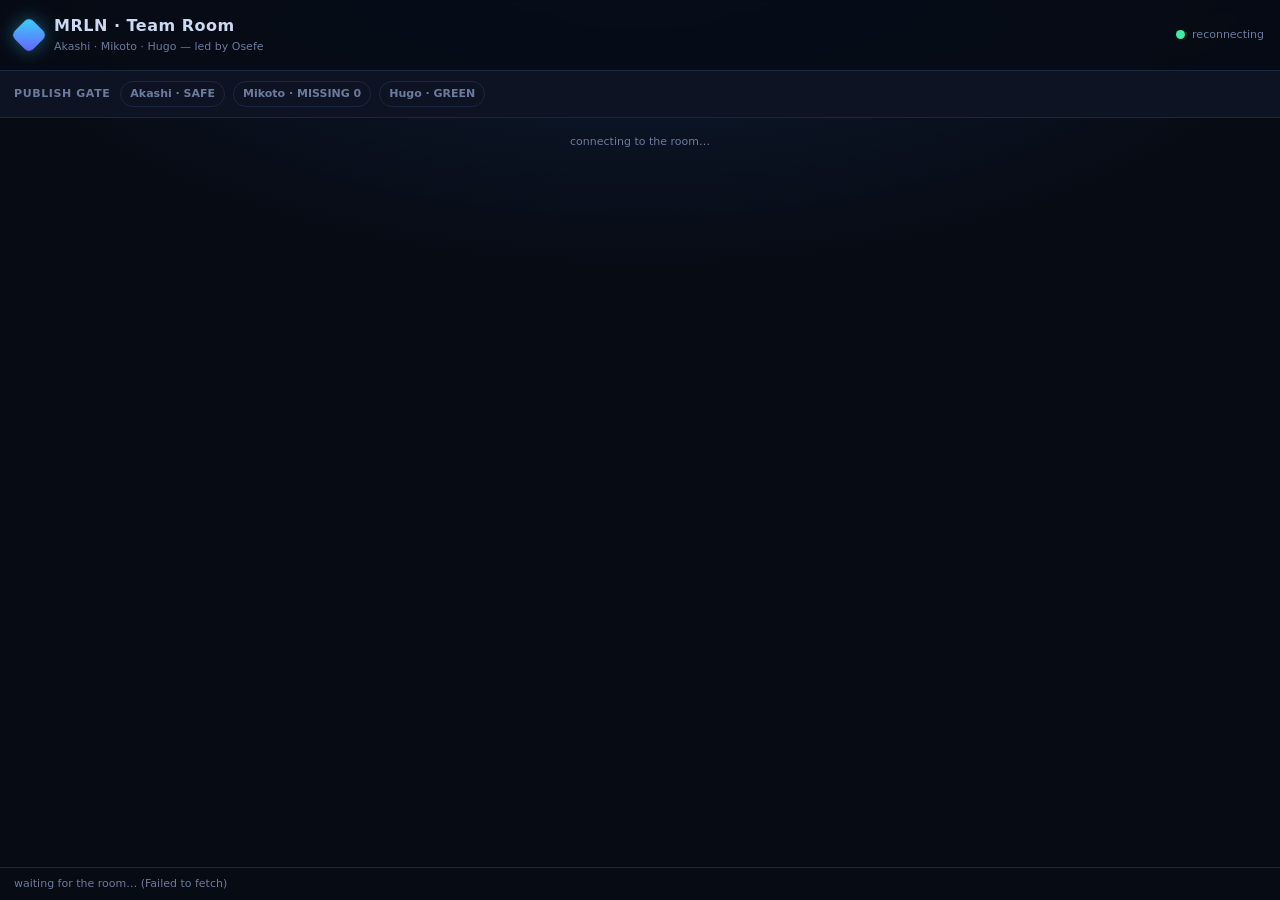
<file: team-chat.html>
<!DOCTYPE html>
<html lang="en">
<head>
<meta charset="utf-8">
<meta name="viewport" content="width=device-width, initial-scale=1.0, viewport-fit=cover">
<title>MRLN · Team Room</title>
<style>
  :root{
    --bg:#070b14; --panel:#0d1322; --line:#1b2740; --txt:#cdd9f0; --dim:#6c7b9c;
    --akashi:#ff4d6d; --mikoto:#36d6ff; --hugo:#3bf0a0; --osefe:#ffd166;
  }
  *{box-sizing:border-box;-webkit-tap-highlight-color:transparent}
  html,body{margin:0;height:100%}
  body{
    background:radial-gradient(1200px 600px at 50% -10%,#10203a 0%,var(--bg) 60%);
    color:var(--txt); font:15px/1.5 -apple-system,Segoe UI,Roboto,system-ui,sans-serif;
    display:flex; flex-direction:column; height:100dvh;
  }
  header{
    padding:14px 16px; border-bottom:1px solid var(--line);
    display:flex; align-items:center; gap:12px; background:rgba(7,11,20,.85);
    backdrop-filter:blur(8px); position:sticky; top:0; z-index:5;
  }
  .logo{width:26px;height:26px;flex:0 0 auto;transform:rotate(45deg);
    background:linear-gradient(135deg,#36d6ff,#6c5cff);border-radius:6px;
    box-shadow:0 0 18px #36d6ff66}
  h1{font-size:16px;margin:0;letter-spacing:.5px;font-weight:700}
  .sub{font-size:11px;color:var(--dim);margin-top:1px}
  .live{margin-left:auto;display:flex;align-items:center;gap:7px;font-size:11px;color:var(--dim)}
  .dot{width:9px;height:9px;border-radius:50%;background:var(--hugo);
    box-shadow:0 0 0 0 var(--hugo);animation:pulse 1.8s infinite}
  @keyframes pulse{0%{box-shadow:0 0 0 0 #3bf0a088}70%{box-shadow:0 0 0 9px #3bf0a000}100%{box-shadow:0 0 0 0 #3bf0a000}}

  .gate{padding:10px 14px;border-bottom:1px solid var(--line);background:var(--panel);
    display:flex;gap:8px;flex-wrap:wrap;align-items:center;font-size:12px}
  .gate b{font-size:11px;color:var(--dim);letter-spacing:.6px;margin-right:2px}
  .chip{padding:4px 9px;border-radius:999px;border:1px solid var(--line);
    color:var(--dim);font-size:11px;font-weight:600;display:flex;gap:5px;align-items:center}
  .chip.ok{border-color:transparent}
  .chip.ok.akashi{background:#ff4d6d22;color:var(--akashi)}
  .chip.ok.mikoto{background:#36d6ff22;color:var(--mikoto)}
  .chip.ok.hugo{background:#3bf0a022;color:var(--hugo)}

  #feed{flex:1;overflow-y:auto;padding:16px 14px 28px;display:flex;flex-direction:column;gap:12px}
  .msg{max-width:88%;animation:in .25s ease}
  @keyframes in{from{opacity:0;transform:translateY(6px)}to{opacity:1;transform:none}}
  .who{font-size:11px;font-weight:700;margin:0 0 3px 4px;letter-spacing:.3px}
  .bubble{padding:9px 13px;border-radius:14px;background:var(--panel);
    border:1px solid var(--line);position:relative}
  .when{font-size:10px;color:var(--dim);margin-top:4px}
  .akashi .who{color:var(--akashi)} .akashi .bubble{border-left:3px solid var(--akashi)}
  .mikoto .who{color:var(--mikoto)} .mikoto .bubble{border-left:3px solid var(--mikoto)}
  .hugo .who{color:var(--hugo)} .hugo .bubble{border-left:3px solid var(--hugo)}
  .osefe{align-self:flex-end;text-align:right}
  .osefe .who{color:var(--osefe);margin:0 4px 3px 0}
  .osefe .bubble{background:#1a2238;border:1px solid #2a3a5e;border-right:3px solid var(--osefe);border-left:none}
  .sys{align-self:center;color:var(--dim);font-size:11px;text-align:center;max-width:80%}
  .err{align-self:center;color:var(--akashi);font-size:12px;text-align:center}
  footer{padding:8px 14px;border-top:1px solid var(--line);font-size:11px;color:var(--dim);
    display:flex;justify-content:space-between;background:rgba(7,11,20,.85)}
</style>
</head>
<body>
<header>
  <div class="logo"></div>
  <div>
    <h1>MRLN · Team Room</h1>
    <div class="sub">Akashi · Mikoto · Hugo — led by Osefe</div>
  </div>
  <div class="live"><span class="dot"></span><span id="liveTxt">live</span></div>
</header>

<div class="gate">
  <b>PUBLISH GATE</b>
  <span class="chip" id="c-akashi">Akashi · SAFE</span>
  <span class="chip" id="c-mikoto">Mikoto · MISSING 0</span>
  <span class="chip" id="c-hugo">Hugo · GREEN</span>
</div>

<div id="feed"><div class="sys">connecting to the room…</div></div>

<footer>
  <span id="status">—</span>
  <span id="count"></span>
</footer>

<script>
/* Watch-only window onto TEAM-CHAT.md. Polls the raw file from GitHub every few
   seconds and renders the MESSAGES list as a live chat thread. Read-only. */
var OWNER='sagemrln', REPO='my-first-repo', BRANCH='claude/vibrant-pasteur-ie24ab';
var RAW='https://raw.githubusercontent.com/'+OWNER+'/'+REPO+'/'+BRANCH+'/TEAM-CHAT.md';
var POLL=5000;            // refresh every 5s
var feed=document.getElementById('feed'), lastHash='';

function esc(s){return s.replace(/[&<>]/g,function(c){return{'&':'&amp;','<':'&lt;','>':'&gt;'}[c];});}
function fmt(s){ // tiny inline markdown: **bold** and `code`
  return esc(s).replace(/\*\*(.+?)\*\*/g,'<b>$1</b>').replace(/`(.+?)`/g,'<code>$1</code>');
}
function who(name){
  var n=name.toLowerCase();
  if(n.indexOf('akashi')>=0)return'akashi';
  if(n.indexOf('mikoto')>=0)return'mikoto';
  if(n.indexOf('hugo')>=0)return'hugo';
  if(n.indexOf('osefe')>=0)return'osefe';
  return'sys';
}
function parse(md){
  // grab the MESSAGES section
  var i=md.indexOf('## MESSAGES');
  var body = i>=0 ? md.slice(i+11) : md;
  var out=[];
  body.split('\n').forEach(function(line){
    var m=line.match(/^\s*-\s*(?:\[([^\]]*)\]\s*)?\*\*([^:*]+):\*\*\s*(.*)$/);
    if(m){ out.push({when:m[1]||'',name:m[2].trim(),text:m[3].trim()}); }
  });
  return out;
}
function gate(msgs){
  // light a chip green if that member's latest message carries their sign-off word
  var sign={akashi:/\bSAFE\b/i, mikoto:/MISSING:?\s*0/i, hugo:/\bGREEN\b/i};
  var latest={};
  msgs.forEach(function(m){ var k=who(m.name); if(sign[k]) latest[k]=m.text; });
  Object.keys(sign).forEach(function(k){
    var el=document.getElementById('c-'+k);
    if(latest[k] && sign[k].test(latest[k])) el.className='chip ok '+k;
    else el.className='chip';
  });
}
function render(msgs){
  feed.innerHTML='';
  if(!msgs.length){feed.innerHTML='<div class="sys">No messages yet. The team is quiet… 🌙</div>';return;}
  msgs.forEach(function(m){
    var cls=who(m.name), d=document.createElement('div');
    d.className='msg '+cls;
    if(cls==='sys'){ d.className='sys'; d.innerHTML=fmt(m.name+': '+m.text); feed.appendChild(d); return; }
    d.innerHTML='<div class="who">'+esc(m.name)+'</div>'+
      '<div class="bubble">'+fmt(m.text)+(m.when?'<div class="when">'+esc(m.when)+'</div>':'')+'</div>';
    feed.appendChild(d);
  });
  gate(msgs);
  document.getElementById('count').textContent=msgs.length+' messages';
  feed.scrollTop=feed.scrollHeight;
}
function tick(){
  fetch(RAW+'?t='+Date.now(),{cache:'no-store'})
    .then(function(r){ if(!r.ok)throw new Error(r.status); return r.text(); })
    .then(function(md){
      document.getElementById('status').textContent='updated '+new Date().toLocaleTimeString();
      document.getElementById('liveTxt').textContent='live';
      var h=md.length+':'+md.slice(-80);
      if(h!==lastHash){ lastHash=h; render(parse(md)); }
    })
    .catch(function(e){
      document.getElementById('liveTxt').textContent='reconnecting';
      document.getElementById('status').textContent='waiting for the room… ('+e.message+')';
    });
}
tick(); setInterval(tick,POLL);
</script>
</body>
</html>
</file>
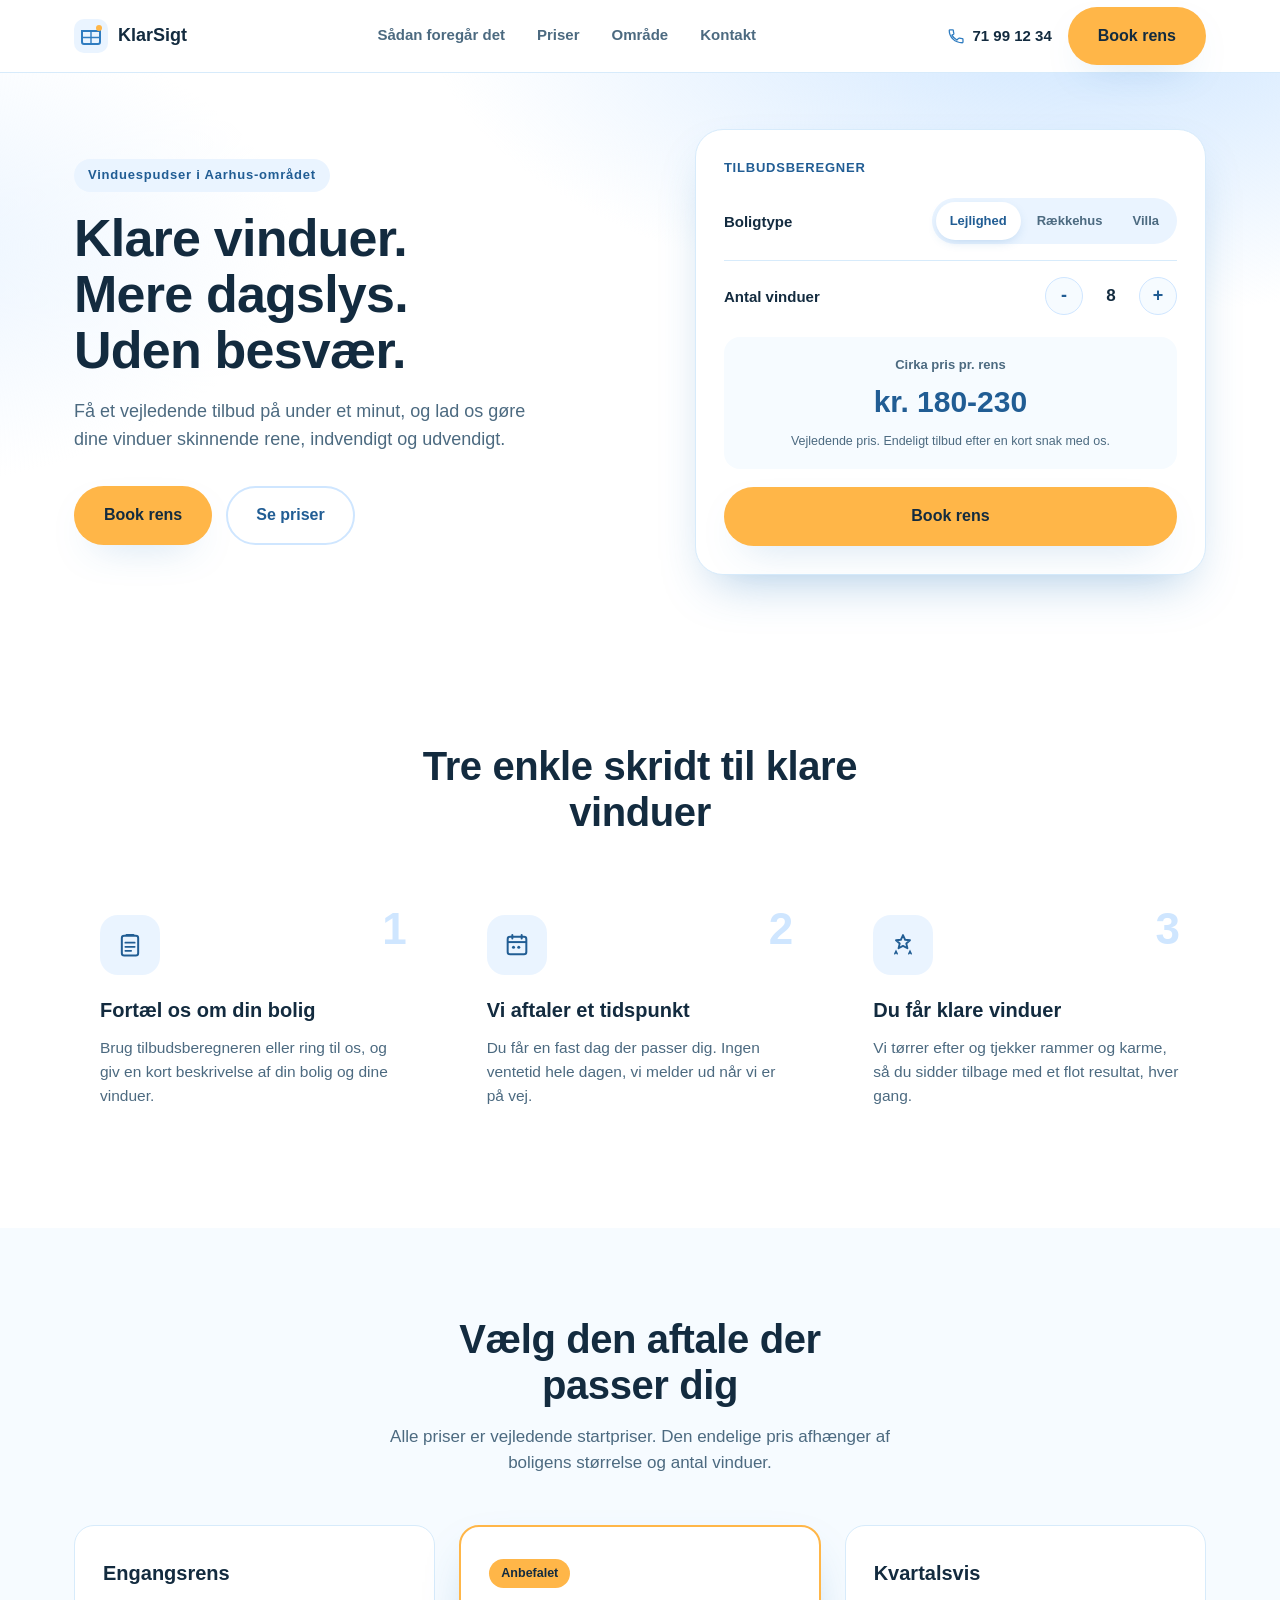
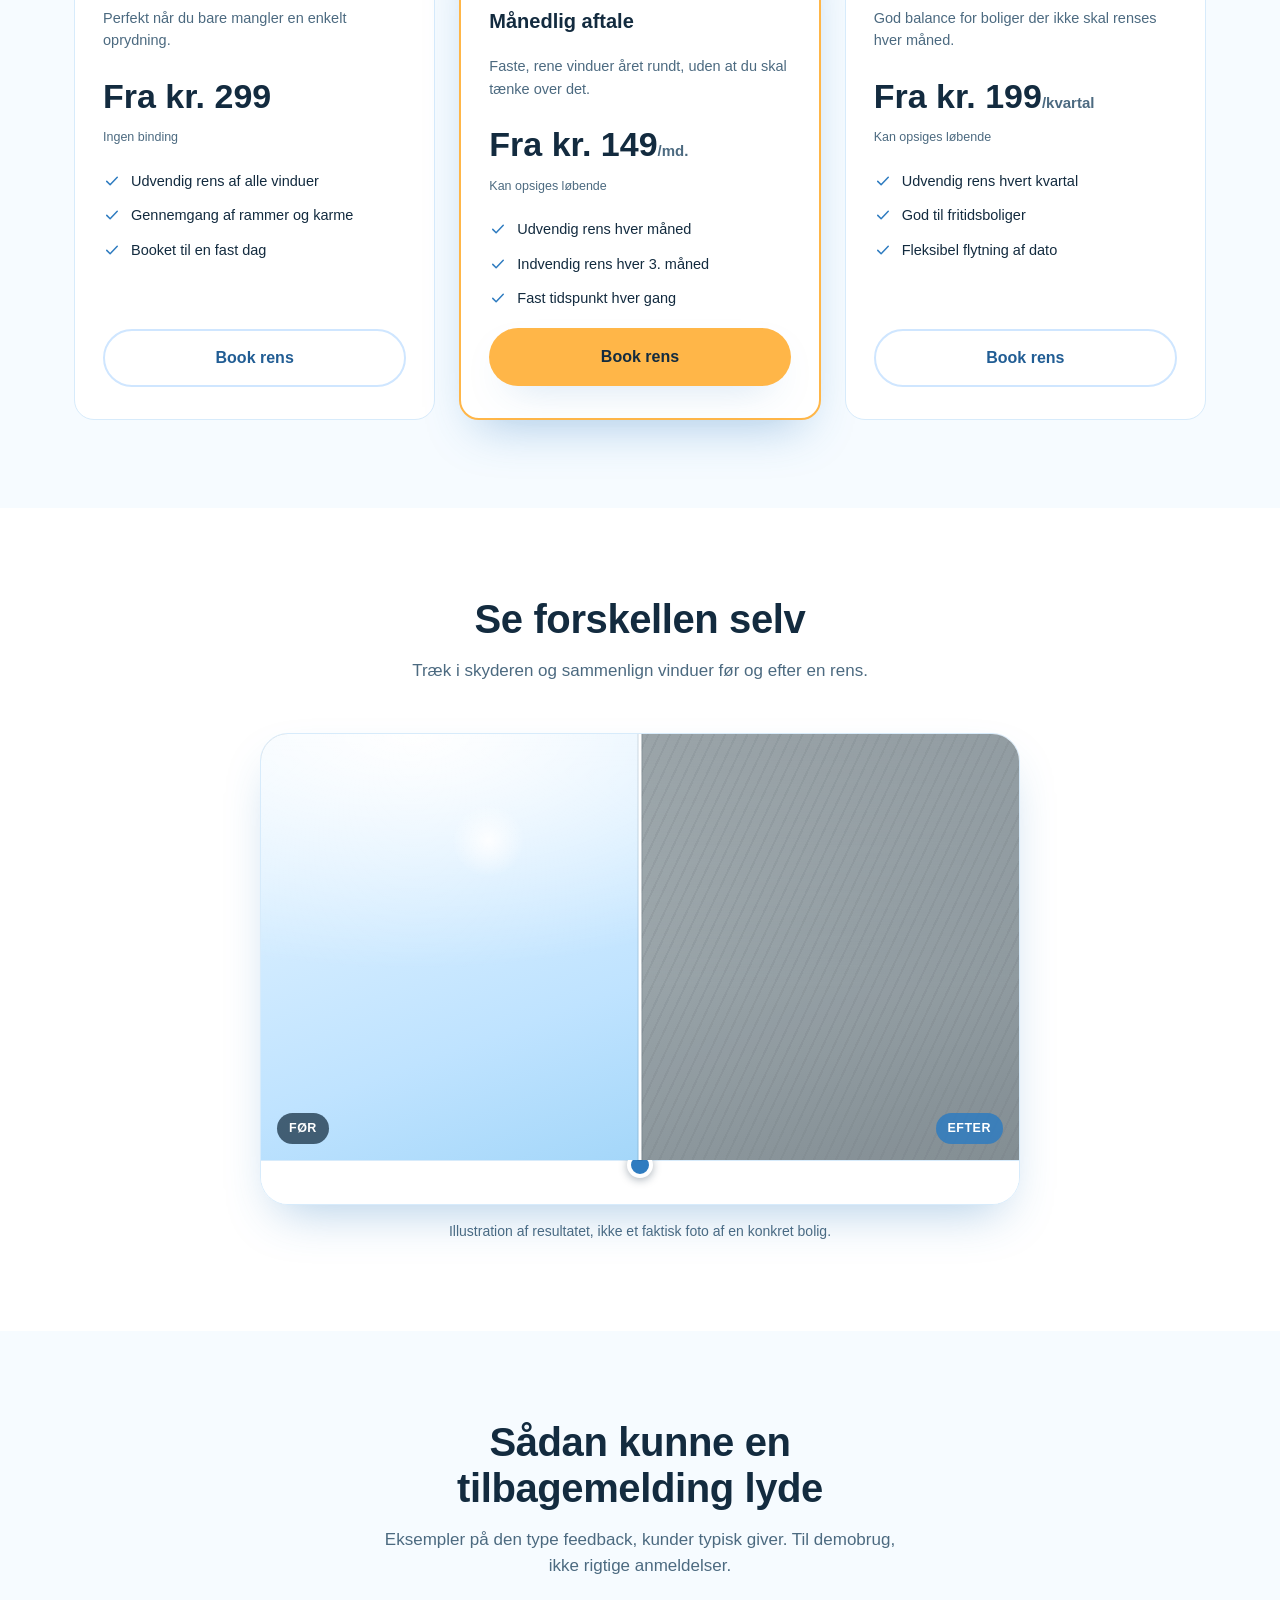
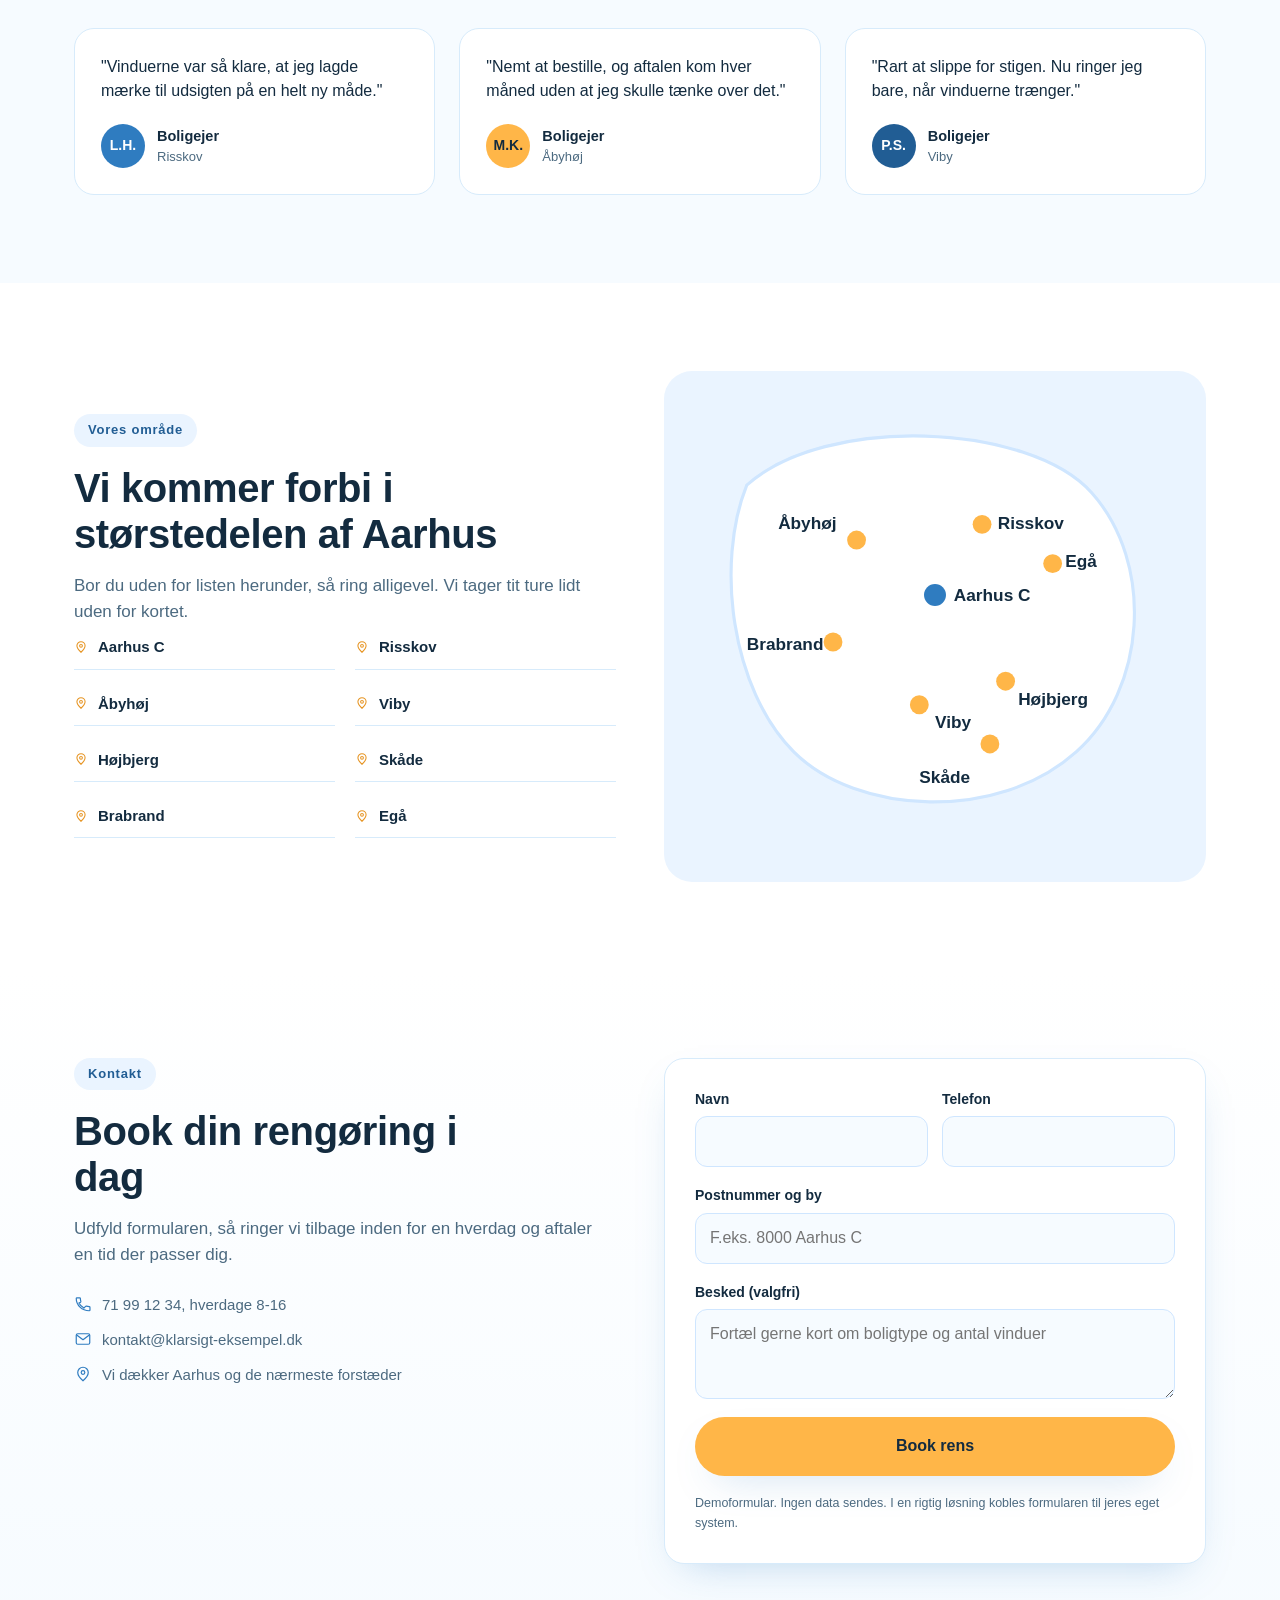
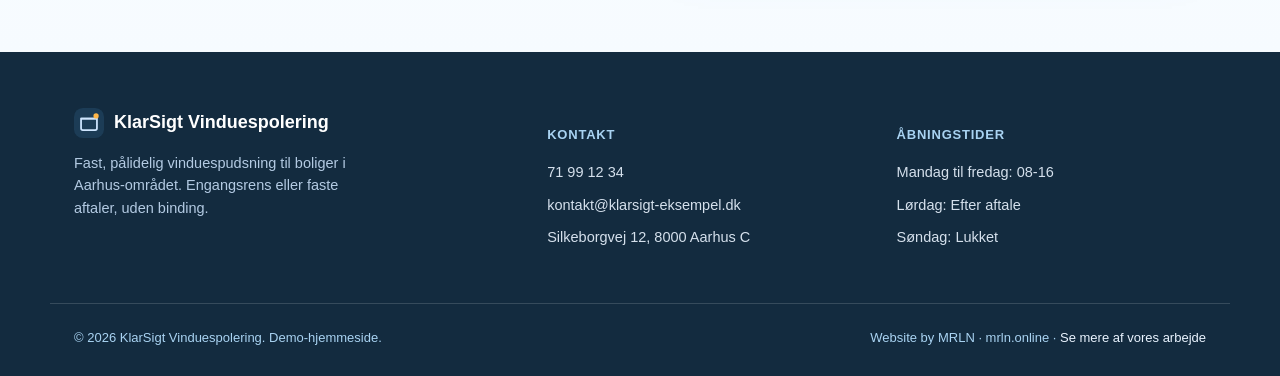
<file: vinduespudser.html>
<!doctype html>
<html lang="da">
<head>
<meta charset="UTF-8">
<meta name="viewport" content="width=device-width, initial-scale=1">
<title>KlarSigt Vinduespolering &middot; Rene vinduer i Aarhus</title>
<meta name="description" content="KlarSigt Vinduespolering g&oslash;r dine vinduer skinnende rene, indvendigt og udvendigt. F&aring; et vejledende tilbud p&aring; under et minut og book en fast aftale i Aarhus-omr&aring;det.">
<link rel="icon" href="data:image/svg+xml,%3Csvg xmlns='http://www.w3.org/2000/svg' viewBox='0 0 64 64'%3E%3Crect width='64' height='64' rx='16' fill='%23eaf4ff'/%3E%3Cpath d='M14 20h36v28a4 4 0 0 1-4 4H18a4 4 0 0 1-4-4V20Z' fill='%23ffffff' stroke='%233f8fd1' stroke-width='3'/%3E%3Cpath d='M14 20h36' stroke='%233f8fd1' stroke-width='3'/%3E%3Cpath d='M32 20v32M14 34h36' stroke='%233f8fd1' stroke-width='2'/%3E%3Ccircle cx='46' cy='14' r='5' fill='%23ffb648'/%3E%3C/svg%3E">
<style>
  :root{
    --ink:#132b3f;
    --ink-soft:#4c6a80;
    --white:#ffffff;
    --ice-50:#f6fbff;
    --ice-100:#eaf4ff;
    --ice-200:#cfe6ff;
    --ice-300:#a9d3f2;
    --sky:#2f7cc0;
    --sky-deep:#215d94;
    --sun:#ffb648;
    --sun-deep:#e69422;
    --line:#d7ebfb;
    --white-line:rgba(255,255,255,0.6);
    --radius-card:20px;
    --radius-input:12px;
    --radius-pill:999px;
    --shadow-soft:0 16px 40px -20px rgba(47,124,192,0.35);
    --shadow-lift:0 22px 50px -18px rgba(47,124,192,0.4);
    --maxw:1180px;
    --ease:cubic-bezier(0.16,1,0.3,1);
  }
  *,*::before,*::after{box-sizing:border-box;}
  html{scroll-behavior:smooth;}
  @media (prefers-reduced-motion:reduce){
    html{scroll-behavior:auto;}
  }
  body{
    margin:0;
    font-family:-apple-system,BlinkMacSystemFont,"Segoe UI",Roboto,"Helvetica Neue",Arial,sans-serif;
    color:var(--ink);
    background:var(--white);
    line-height:1.55;
    -webkit-font-smoothing:antialiased;
  }
  img{max-width:100%;display:block;}
  a{color:inherit;}
  h1,h2,h3,p,figure,ul,ol{margin:0;}
  ul{padding:0;list-style:none;}
  button{font:inherit;}
  .wrap{max-width:var(--maxw);margin:0 auto;padding:0 24px;}
  section{padding:88px 0;}
  @media (max-width:900px){
    section{padding:64px 0;}
  }
  .eyebrow{
    display:inline-block;
    font-size:13px;
    font-weight:700;
    letter-spacing:0.06em;
    color:var(--sky-deep);
    background:var(--ice-100);
    padding:6px 14px;
    border-radius:var(--radius-pill);
    margin-bottom:18px;
  }
  h2{
    font-size:clamp(28px,4vw,40px);
    line-height:1.15;
    letter-spacing:-0.01em;
    font-weight:800;
    max-width:20ch;
  }
  .section-lede{
    margin-top:16px;
    font-size:17px;
    color:var(--ink-soft);
    max-width:56ch;
  }
  .section-head{
    margin-bottom:48px;
  }
  .section-head.center{
    text-align:center;
    margin-left:auto;
    margin-right:auto;
  }
  .section-head.center .section-lede{margin-left:auto;margin-right:auto;}

  /* Buttons */
  .btn{
    display:inline-flex;
    align-items:center;
    justify-content:center;
    gap:8px;
    padding:15px 28px;
    border-radius:var(--radius-pill);
    font-weight:700;
    font-size:16px;
    text-decoration:none;
    border:2px solid transparent;
    cursor:pointer;
    white-space:nowrap;
    transition:transform 0.2s var(--ease),box-shadow 0.2s var(--ease),background 0.2s var(--ease);
  }
  .btn:active{transform:translateY(1px) scale(0.98);}
  .btn-primary{
    background:var(--sun);
    color:var(--ink);
    box-shadow:var(--shadow-soft);
  }
  .btn-primary:hover{background:var(--sun-deep);}
  .btn-secondary{
    background:var(--white);
    color:var(--sky-deep);
    border-color:var(--ice-200);
  }
  .btn-secondary:hover{border-color:var(--sky);background:var(--ice-50);}
  .btn-block{width:100%;}
  @media (prefers-reduced-motion:reduce){
    .btn{transition:none;}
    .btn:active{transform:none;}
  }

  /* Header */
  .site-header{
    position:sticky;
    top:0;
    z-index:50;
    background:rgba(255,255,255,0.9);
    backdrop-filter:blur(10px);
    -webkit-backdrop-filter:blur(10px);
    border-bottom:1px solid var(--line);
  }
  .nav-inner{
    max-width:var(--maxw);
    margin:0 auto;
    padding:0 24px;
    height:72px;
    display:flex;
    align-items:center;
    justify-content:space-between;
    gap:24px;
  }
  .brand{
    display:flex;
    align-items:center;
    gap:10px;
    text-decoration:none;
    font-weight:800;
    font-size:18px;
    color:var(--ink);
    flex-shrink:0;
  }
  .brand-mark{flex-shrink:0;}
  .nav-links{
    display:flex;
    gap:28px;
    flex:1;
    justify-content:center;
  }
  .nav-links a{
    text-decoration:none;
    font-size:15px;
    font-weight:600;
    color:var(--ink-soft);
    padding:6px 2px;
    border-bottom:2px solid transparent;
    transition:color 0.2s var(--ease),border-color 0.2s var(--ease);
  }
  .nav-links a:hover{color:var(--sky-deep);border-color:var(--sun);}
  .nav-actions{
    display:flex;
    align-items:center;
    gap:16px;
    flex-shrink:0;
  }
  .phone-link{
    display:flex;
    align-items:center;
    gap:8px;
    text-decoration:none;
    font-weight:700;
    font-size:15px;
    color:var(--ink);
    white-space:nowrap;
  }
  .phone-link svg{color:var(--sky);}
  .nav-mobile{display:none;}
  @media (max-width:900px){
    .nav-links,.nav-actions{display:none;}
    .nav-mobile{
      display:block;
      margin-left:auto;
      position:relative;
    }
    .nav-mobile summary{
      list-style:none;
      cursor:pointer;
      display:flex;
      align-items:center;
      justify-content:center;
      width:44px;
      height:44px;
      border-radius:12px;
      border:1px solid var(--line);
      background:var(--white);
    }
    .nav-mobile summary::-webkit-details-marker{display:none;}
    .nav-mobile[open] summary{background:var(--ice-100);}
    .nav-mobile-panel{
      position:absolute;
      right:0;
      top:52px;
      width:250px;
      background:var(--white);
      border:1px solid var(--line);
      border-radius:16px;
      box-shadow:var(--shadow-lift);
      padding:14px;
      display:flex;
      flex-direction:column;
      gap:4px;
    }
    .nav-mobile-panel a{
      text-decoration:none;
      color:var(--ink);
      font-weight:600;
      padding:10px 12px;
      border-radius:10px;
    }
    .nav-mobile-panel a:hover{background:var(--ice-100);}
    .nav-mobile-panel .btn{margin-top:8px;}
  }

  /* Hero */
  .hero{
    padding:56px 0 80px;
    background:
      radial-gradient(1100px 500px at 85% -10%, var(--ice-200), transparent 60%),
      radial-gradient(700px 400px at -10% 30%, var(--ice-100), transparent 60%),
      var(--white);
    overflow:hidden;
  }
  .hero-grid{
    display:grid;
    grid-template-columns:1.05fr 0.95fr;
    gap:56px;
    align-items:center;
  }
  @media (max-width:940px){
    .hero-grid{grid-template-columns:1fr;gap:40px;}
  }
  .hero-copy h1{
    font-size:clamp(34px,5vw,52px);
    line-height:1.08;
    letter-spacing:-0.015em;
    font-weight:800;
    max-width:14ch;
  }
  .hero-copy .section-lede{
    font-size:18px;
    margin-top:20px;
    max-width:46ch;
  }
  .hero-actions{
    display:flex;
    gap:14px;
    flex-wrap:wrap;
    margin-top:32px;
  }
  /* Quote widget */
  .quote-widget{
    background:var(--white);
    border:1px solid var(--line);
    border-radius:28px;
    padding:28px;
    box-shadow:var(--shadow-lift);
    position:relative;
  }
  .quote-widget-title{
    font-size:13px;
    font-weight:800;
    letter-spacing:0.06em;
    text-transform:uppercase;
    color:var(--sky-deep);
    margin-bottom:20px;
  }
  .quote-row{
    display:flex;
    align-items:center;
    justify-content:space-between;
    gap:12px;
    padding:16px 0;
    border-top:1px solid var(--line);
  }
  .quote-row:first-of-type{border-top:none;padding-top:0;}
  .quote-label{font-weight:700;font-size:15px;}
  .segmented{
    display:flex;
    background:var(--ice-100);
    border-radius:var(--radius-pill);
    padding:4px;
    gap:2px;
  }
  .seg-btn{
    border:none;
    background:transparent;
    padding:9px 14px;
    border-radius:var(--radius-pill);
    font-size:13px;
    font-weight:700;
    color:var(--ink-soft);
    cursor:pointer;
  }
  .seg-btn.is-active{
    background:var(--white);
    color:var(--sky-deep);
    box-shadow:0 4px 12px -4px rgba(47,124,192,0.3);
  }
  .stepper{
    display:flex;
    align-items:center;
    gap:14px;
  }
  .step-btn{
    width:38px;
    height:38px;
    border-radius:50%;
    border:1px solid var(--ice-200);
    background:var(--ice-50);
    color:var(--sky-deep);
    font-size:18px;
    font-weight:800;
    cursor:pointer;
    display:flex;
    align-items:center;
    justify-content:center;
    transition:background 0.15s var(--ease);
  }
  .step-btn:hover{background:var(--ice-200);}
  .step-value{
    min-width:28px;
    text-align:center;
    font-weight:800;
    font-size:17px;
  }
  .quote-result{
    background:var(--ice-50);
    border-radius:16px;
    padding:18px;
    margin-top:6px;
    text-align:center;
  }
  .quote-result-label{
    display:block;
    font-size:13px;
    font-weight:700;
    color:var(--ink-soft);
  }
  .quote-result-value{
    display:block;
    font-size:30px;
    font-weight:800;
    color:var(--sky-deep);
    margin-top:4px;
  }
  .quote-result-note{
    display:block;
    font-size:12.5px;
    color:var(--ink-soft);
    margin-top:6px;
  }
  .quote-widget .btn{margin-top:18px;}

  /* How it works */
  .steps{
    display:grid;
    grid-template-columns:repeat(3,1fr);
    gap:28px;
  }
  @media (max-width:820px){
    .steps{grid-template-columns:1fr;}
  }
  .step-card{
    position:relative;
    padding:32px 26px;
  }
  .step-num{
    position:absolute;
    top:24px;
    right:26px;
    font-size:44px;
    font-weight:800;
    color:var(--ice-200);
    line-height:1;
  }
  .step-icon{
    width:60px;
    height:60px;
    border-radius:18px;
    background:var(--ice-100);
    display:flex;
    align-items:center;
    justify-content:center;
    color:var(--sky-deep);
    margin-bottom:20px;
  }
  .step-card h3{
    font-size:20px;
    font-weight:800;
    margin-bottom:10px;
  }
  .step-card p{
    color:var(--ink-soft);
    font-size:15.5px;
  }

  /* Pricing */
  .pricing-bg{background:var(--ice-50);}
  .plans{
    display:grid;
    grid-template-columns:repeat(3,1fr);
    gap:24px;
    align-items:stretch;
  }
  @media (max-width:900px){
    .plans{grid-template-columns:1fr;max-width:420px;margin:0 auto;}
  }
  .plan-card{
    background:var(--white);
    border:1px solid var(--line);
    border-radius:var(--radius-card);
    padding:32px 28px;
    display:flex;
    flex-direction:column;
    gap:18px;
  }
  .plan-card.is-highlight{
    border:2px solid var(--sun);
    box-shadow:var(--shadow-lift);
    transform:translateY(-8px);
  }
  @media (max-width:900px){
    .plan-card.is-highlight{transform:none;}
  }
  .plan-badge{
    align-self:flex-start;
    background:var(--sun);
    color:var(--ink);
    font-size:12.5px;
    font-weight:800;
    padding:5px 12px;
    border-radius:var(--radius-pill);
  }
  .plan-name{font-size:20px;font-weight:800;}
  .plan-desc{color:var(--ink-soft);font-size:14.5px;}
  .plan-price{font-size:34px;font-weight:800;}
  .plan-price span{font-size:15px;font-weight:600;color:var(--ink-soft);}
  .plan-note{font-size:12.5px;color:var(--ink-soft);margin-top:-12px;}
  .plan-features{display:flex;flex-direction:column;gap:12px;margin-top:4px;}
  .plan-features li{
    display:flex;
    align-items:flex-start;
    gap:10px;
    font-size:14.5px;
    color:var(--ink);
  }
  .plan-features svg{flex-shrink:0;margin-top:2px;color:var(--sky);}
  .plan-card .btn{margin-top:auto;}

  /* Before / after */
  .sparkle-frame{
    border-radius:28px;
    overflow:hidden;
    border:1px solid var(--line);
    box-shadow:var(--shadow-lift);
    max-width:760px;
    margin:0 auto;
  }
  .sparkle-compare{
    position:relative;
    aspect-ratio:16/9;
    --pos:50%;
  }
  .sparkle-layer{
    position:absolute;
    inset:0;
  }
  .sparkle-before{
    background:
      linear-gradient(180deg, rgba(120,140,150,0.35), transparent 60%),
      repeating-linear-gradient(115deg, rgba(120,130,140,0.18) 0px, rgba(120,130,140,0.18) 2px, transparent 2px, transparent 10px),
      linear-gradient(160deg,#c9d3d8,#9fb0b8 60%,#8a9ba4);
      filter:saturate(0.7) brightness(0.92);
  }
  .sparkle-after{
    background:
      radial-gradient(120% 100% at 20% 0%, #ffffff, transparent 55%),
      linear-gradient(160deg,#eaf6ff,#bfe3ff 55%,#8fcdf5);
    clip-path:inset(0 calc(100% - var(--pos)) 0 0);
  }
  .sparkle-after::after{
    content:"";
    position:absolute;
    inset:0;
    background:
      radial-gradient(60px 60px at 30% 25%, rgba(255,255,255,0.9), transparent 60%),
      radial-gradient(40px 40px at 70% 55%, rgba(255,255,255,0.7), transparent 60%);
  }
  .sparkle-divider{
    position:absolute;
    top:0;
    bottom:0;
    left:var(--pos);
    width:3px;
    background:var(--white);
    box-shadow:0 0 0 1px rgba(19,43,63,0.15);
    transform:translateX(-1.5px);
  }
  .sparkle-tag{
    position:absolute;
    bottom:16px;
    font-size:12.5px;
    font-weight:800;
    letter-spacing:0.04em;
    text-transform:uppercase;
    padding:6px 12px;
    border-radius:var(--radius-pill);
    background:rgba(19,43,63,0.72);
    color:var(--white);
  }
  .sparkle-tag.before-tag{left:16px;}
  .sparkle-tag.after-tag{right:16px;background:rgba(47,124,192,0.85);}
  .sparkle-slider{
    display:block;
    width:100%;
    margin:0;
    accent-color:var(--sky);
    appearance:none;
    -webkit-appearance:none;
    height:44px;
    background:var(--white);
    border-top:1px solid var(--line);
    cursor:ew-resize;
  }
  .sparkle-slider::-webkit-slider-runnable-track{
    height:44px;
    background:transparent;
  }
  .sparkle-slider::-webkit-slider-thumb{
    -webkit-appearance:none;
    width:26px;
    height:26px;
    border-radius:50%;
    background:var(--sky);
    border:4px solid var(--white);
    box-shadow:0 2px 8px rgba(19,43,63,0.35);
    margin-top:-9px;
    cursor:ew-resize;
  }
  .sparkle-slider::-moz-range-thumb{
    width:26px;
    height:26px;
    border-radius:50%;
    background:var(--sky);
    border:4px solid var(--white);
    box-shadow:0 2px 8px rgba(19,43,63,0.35);
    cursor:ew-resize;
  }
  .sparkle-caption{
    text-align:center;
    margin-top:16px;
    color:var(--ink-soft);
    font-size:14px;
  }

  /* Testimonials */
  .testimonials{
    display:grid;
    grid-template-columns:repeat(3,1fr);
    gap:24px;
  }
  @media (max-width:900px){
    .testimonials{grid-template-columns:1fr;max-width:460px;margin:0 auto;}
  }
  .testimonial-card{
    background:var(--white);
    border:1px solid var(--line);
    border-radius:var(--radius-card);
    padding:26px;
  }
  .testimonial-quote{
    font-size:16px;
    color:var(--ink);
    margin-bottom:20px;
  }
  .testimonial-person{
    display:flex;
    align-items:center;
    gap:12px;
  }
  .avatar-initials{
    width:44px;
    height:44px;
    border-radius:50%;
    display:flex;
    align-items:center;
    justify-content:center;
    font-weight:800;
    font-size:14px;
    color:var(--white);
    flex-shrink:0;
  }
  .testimonial-name{font-weight:700;font-size:14.5px;}
  .testimonial-role{font-size:13px;color:var(--ink-soft);}
  .testimonial-note{
    text-align:center;
    color:var(--ink-soft);
    font-size:13.5px;
    margin-top:28px;
  }

  /* Service area */
  .area-grid{
    display:grid;
    grid-template-columns:1fr 1fr;
    gap:48px;
    align-items:center;
  }
  @media (max-width:900px){
    .area-grid{grid-template-columns:1fr;gap:32px;}
  }
  .area-list{
    display:grid;
    grid-template-columns:1fr 1fr;
    gap:12px 20px;
  }
  .area-list li{
    display:flex;
    align-items:center;
    gap:10px;
    font-weight:700;
    font-size:15px;
    padding:10px 0;
    border-bottom:1px solid var(--line);
  }
  .area-list svg{color:var(--sun-deep);flex-shrink:0;}
  .area-map{
    position:relative;
    background:var(--ice-100);
    border-radius:28px;
    padding:20px;
  }
  .area-map svg{width:100%;height:auto;display:block;}
  .area-pin-label{
    font-size:11px;
    font-weight:800;
    fill:var(--ink);
  }

  /* Final CTA */
  .cta-section{
    background:linear-gradient(180deg,var(--white),var(--ice-50));
  }
  .cta-grid{
    display:grid;
    grid-template-columns:1fr 1fr;
    gap:48px;
    align-items:start;
  }
  @media (max-width:900px){
    .cta-grid{grid-template-columns:1fr;gap:36px;}
  }
  .cta-list{margin-top:24px;display:flex;flex-direction:column;gap:12px;}
  .cta-list li{display:flex;gap:10px;align-items:flex-start;font-size:15px;color:var(--ink-soft);}
  .cta-list svg{color:var(--sky);flex-shrink:0;margin-top:2px;}
  .booking-form{
    background:var(--white);
    border:1px solid var(--line);
    border-radius:var(--radius-card);
    padding:30px;
    box-shadow:var(--shadow-soft);
    display:flex;
    flex-direction:column;
    gap:18px;
  }
  .form-field{display:flex;flex-direction:column;gap:6px;}
  .form-field label{font-size:14px;font-weight:700;}
  .form-field input,.form-field textarea{
    font:inherit;
    padding:12px 14px;
    border-radius:var(--radius-input);
    border:1.5px solid var(--ice-200);
    background:var(--ice-50);
    color:var(--ink);
  }
  .form-field input:focus,.form-field textarea:focus{
    outline:3px solid var(--ice-300);
    outline-offset:1px;
    border-color:var(--sky);
    background:var(--white);
  }
  .form-field textarea{resize:vertical;min-height:90px;}
  .form-row{display:grid;grid-template-columns:1fr 1fr;gap:14px;}
  @media (max-width:520px){
    .form-row{grid-template-columns:1fr;}
  }
  .form-note{font-size:12.5px;color:var(--ink-soft);}
  .form-success{
    display:none;
    background:var(--ice-100);
    border-radius:14px;
    padding:16px;
    font-weight:700;
    font-size:14.5px;
    color:var(--sky-deep);
  }
  .form-success.is-visible{display:block;}
  .booking-form.is-submitted .form-fields{display:none;}

  /* Footer */
  .site-footer{
    background:var(--ink);
    color:var(--ice-100);
    padding:56px 0 28px;
  }
  .footer-grid{
    display:grid;
    grid-template-columns:1.4fr 1fr 1fr;
    gap:40px;
  }
  @media (max-width:760px){
    .footer-grid{grid-template-columns:1fr;gap:32px;}
  }
  .footer-brand{
    display:flex;
    align-items:center;
    gap:10px;
    font-weight:800;
    font-size:18px;
    color:var(--white);
    margin-bottom:14px;
  }
  .footer-col h4{
    font-size:13px;
    font-weight:800;
    letter-spacing:0.06em;
    text-transform:uppercase;
    color:var(--ice-300);
    margin-bottom:16px;
  }
  .footer-col p, .footer-col a{
    display:block;
    color:var(--ice-100);
    text-decoration:none;
    font-size:14.5px;
    margin-bottom:10px;
    opacity:0.9;
  }
  .footer-col a:hover{opacity:1;text-decoration:underline;}
  .footer-desc{color:var(--ice-200);font-size:14.5px;max-width:38ch;opacity:0.85;}
  .footer-bottom{
    margin-top:44px;
    padding-top:24px;
    border-top:1px solid rgba(255,255,255,0.15);
    display:flex;
    flex-wrap:wrap;
    gap:12px;
    justify-content:space-between;
    align-items:center;
    font-size:13px;
    color:var(--ice-300);
  }
  .footer-bottom a{color:var(--ice-100);text-decoration:none;}
  .footer-bottom a:hover{text-decoration:underline;}

  /* Mobile sticky action bar */
  .mobile-bar{
    display:none;
    position:fixed;
    left:0;right:0;bottom:0;
    z-index:60;
    background:var(--white);
    border-top:1px solid var(--line);
    padding:10px 14px;
    gap:10px;
    box-shadow:0 -8px 24px -18px rgba(19,43,63,0.4);
  }
  @media (max-width:900px){
    .mobile-bar{display:flex;}
    body{padding-bottom:70px;}
  }
  .mobile-bar a{flex:1;}
  .mobile-bar .btn-secondary{flex:0 0 auto;width:52px;padding:0;}

  /* Reveal-on-scroll enhancement, JS only, always starts visible */
  .js [data-reveal]{
    opacity:0;
    transform:translateY(18px);
    transition:opacity 0.7s var(--ease),transform 0.7s var(--ease);
  }
  .js [data-reveal].in-view{
    opacity:1;
    transform:translateY(0);
  }
  @media (prefers-reduced-motion:reduce){
    .js [data-reveal]{opacity:1;transform:none;transition:none;}
  }

  .visually-hidden{
    position:absolute;
    width:1px;height:1px;
    padding:0;margin:-1px;
    overflow:hidden;
    clip:rect(0,0,0,0);
    white-space:nowrap;
    border:0;
  }
</style>
</head>
<body>

<a class="visually-hidden" href="#main">Spring til indhold</a>

<header class="site-header">
  <div class="nav-inner">
    <a class="brand" href="#top">
      <svg class="brand-mark" width="34" height="34" viewBox="0 0 34 34" fill="none" aria-hidden="true">
        <rect width="34" height="34" rx="10" fill="#eaf4ff"/>
        <path d="M8 12h18v11a2 2 0 0 1-2 2H10a2 2 0 0 1-2-2V12Z" stroke="#2f7cc0" stroke-width="2"/>
        <path d="M8 12h18" stroke="#2f7cc0" stroke-width="2"/>
        <path d="M17 12v13M8 18.5h18" stroke="#2f7cc0" stroke-width="1.4"/>
        <circle cx="25" cy="9" r="3" fill="#ffb648"/>
      </svg>
      KlarSigt
    </a>
    <nav class="nav-links" aria-label="Hovedmenu">
      <a href="#saadan">S&aring;dan foreg&aring;r det</a>
      <a href="#priser">Priser</a>
      <a href="#omraade">Omr&aring;de</a>
      <a href="#kontakt">Kontakt</a>
    </nav>
    <div class="nav-actions">
      <a class="phone-link" href="tel:+4571991234">
        <svg width="18" height="18" viewBox="0 0 24 24" fill="none" aria-hidden="true"><path d="M6.6 10.8c1.4 2.8 3.8 5.1 6.6 6.6l2.2-2.2c.3-.3.7-.4 1.1-.3 1.2.4 2.5.6 3.8.6.6 0 1 .4 1 1V20c0 .6-.4 1-1 1C10.5 21 3 13.5 3 4.7c0-.6.4-1 1-1h3.5c.6 0 1 .4 1 1 0 1.3.2 2.6.6 3.8.1.4 0 .8-.3 1.1L6.6 10.8Z" stroke="currentColor" stroke-width="1.7" stroke-linejoin="round"/></svg>
        71 99 12 34
      </a>
      <a class="btn btn-primary" href="#kontakt">Book rens</a>
    </div>
    <details class="nav-mobile">
      <summary aria-label="&Aring;bn menu">
        <svg width="20" height="20" viewBox="0 0 24 24" fill="none" aria-hidden="true"><path d="M3 6h18M3 12h18M3 18h18" stroke="#132b3f" stroke-width="2" stroke-linecap="round"/></svg>
      </summary>
      <div class="nav-mobile-panel">
        <a href="#saadan">S&aring;dan foreg&aring;r det</a>
        <a href="#priser">Priser</a>
        <a href="#omraade">Omr&aring;de</a>
        <a href="#kontakt">Kontakt</a>
        <a class="phone-link" href="tel:+4571991234">Ring 71 99 12 34</a>
        <a class="btn btn-primary" href="#kontakt">Book rens</a>
      </div>
    </details>
  </div>
</header>

<main id="main">

  <section class="hero" id="top">
    <div class="wrap hero-grid">
      <div class="hero-copy">
        <span class="eyebrow">Vinduespudser i Aarhus-omr&aring;det</span>
        <h1>Klare vinduer. Mere dagslys. Uden besv&aelig;r.</h1>
        <p class="section-lede">F&aring; et vejledende tilbud p&aring; under et minut, og lad os g&oslash;re dine vinduer skinnende rene, indvendigt og udvendigt.</p>
        <div class="hero-actions">
          <a class="btn btn-primary" href="#kontakt">Book rens</a>
          <a class="btn btn-secondary" href="#priser">Se priser</a>
        </div>
      </div>

      <div class="quote-widget" data-reveal>
        <p class="quote-widget-title">Tilbudsberegner</p>
        <div class="quote-row">
          <span class="quote-label">Boligtype</span>
          <div class="segmented" role="group" aria-label="V&aelig;lg boligtype">
            <button type="button" class="seg-btn is-active" data-base="8">Lejlighed</button>
            <button type="button" class="seg-btn" data-base="14">R&aelig;kkehus</button>
            <button type="button" class="seg-btn" data-base="22">Villa</button>
          </div>
        </div>
        <div class="quote-row">
          <span class="quote-label">Antal vinduer</span>
          <div class="stepper">
            <button type="button" class="step-btn" id="decBtn" aria-label="F&aelig;rre vinduer">-</button>
            <span class="step-value" id="windowCount">8</span>
            <button type="button" class="step-btn" id="incBtn" aria-label="Flere vinduer">+</button>
          </div>
        </div>
        <div class="quote-result">
          <span class="quote-result-label">Cirka pris pr. rens</span>
          <span class="quote-result-value" id="estimateValue">kr. 180-230</span>
          <span class="quote-result-note">Vejledende pris. Endeligt tilbud efter en kort snak med os.</span>
        </div>
        <a class="btn btn-primary btn-block" href="#kontakt">Book rens</a>
      </div>
    </div>
  </section>

  <section id="saadan">
    <div class="wrap">
      <div class="section-head center">
        <h2 style="margin-left:auto;margin-right:auto;">Tre enkle skridt til klare vinduer</h2>
      </div>
      <div class="steps">
        <div class="step-card" data-reveal>
          <span class="step-num">1</span>
          <div class="step-icon">
            <svg width="28" height="28" viewBox="0 0 24 24" fill="none" aria-hidden="true"><rect x="5" y="4" width="14" height="17" rx="2" stroke="currentColor" stroke-width="1.7"/><path d="M9 3.5h6" stroke="currentColor" stroke-width="1.7" stroke-linecap="round"/><path d="M8 10h8M8 13.5h8M8 17h5" stroke="currentColor" stroke-width="1.5" stroke-linecap="round"/></svg>
          </div>
          <h3>Fort&aelig;l os om din bolig</h3>
          <p>Brug tilbudsberegneren eller ring til os, og giv en kort beskrivelse af din bolig og dine vinduer.</p>
        </div>
        <div class="step-card" data-reveal>
          <span class="step-num">2</span>
          <div class="step-icon">
            <svg width="28" height="28" viewBox="0 0 24 24" fill="none" aria-hidden="true"><rect x="4" y="5" width="16" height="15" rx="2" stroke="currentColor" stroke-width="1.7"/><path d="M4 9.5h16" stroke="currentColor" stroke-width="1.7"/><path d="M8 3.5v3M16 3.5v3" stroke="currentColor" stroke-width="1.7" stroke-linecap="round"/><circle cx="9" cy="14" r="1.3" fill="currentColor"/><circle cx="13.5" cy="14" r="1.3" fill="currentColor"/></svg>
          </div>
          <h3>Vi aftaler et tidspunkt</h3>
          <p>Du f&aring;r en fast dag der passer dig. Ingen ventetid hele dagen, vi melder ud n&aring;r vi er p&aring; vej.</p>
        </div>
        <div class="step-card" data-reveal>
          <span class="step-num">3</span>
          <div class="step-icon">
            <svg width="28" height="28" viewBox="0 0 24 24" fill="none" aria-hidden="true"><path d="M12 3.5l1.8 4 4.2.4-3.2 2.8 1 4.1L12 12.7 8.2 14.8l1-4.1-3.2-2.8 4.2-.4L12 3.5Z" stroke="currentColor" stroke-width="1.6" stroke-linejoin="round"/><path d="M5 19.5l1-2 1 2M17 19.5l1-2 1 2" stroke="currentColor" stroke-width="1.4" stroke-linecap="round"/></svg>
          </div>
          <h3>Du f&aring;r klare vinduer</h3>
          <p>Vi t&oslash;rrer efter og tjekker rammer og karme, s&aring; du sidder tilbage med et flot resultat, hver gang.</p>
        </div>
      </div>
    </div>
  </section>

  <section class="pricing-bg" id="priser">
    <div class="wrap">
      <div class="section-head center">
        <h2 style="margin-left:auto;margin-right:auto;">V&aelig;lg den aftale der passer dig</h2>
        <p class="section-lede">Alle priser er vejledende startpriser. Den endelige pris afh&aelig;nger af boligens st&oslash;rrelse og antal vinduer.</p>
      </div>
      <div class="plans">
        <div class="plan-card" data-reveal>
          <p class="plan-name">Engangsrens</p>
          <p class="plan-desc">Perfekt n&aring;r du bare mangler en enkelt oprydning.</p>
          <p class="plan-price">Fra kr. 299</p>
          <p class="plan-note">Ingen binding</p>
          <ul class="plan-features">
            <li><svg width="18" height="18" viewBox="0 0 24 24" fill="none"><path d="M5 12.5l4.5 4.5L19 7" stroke="currentColor" stroke-width="2" stroke-linecap="round" stroke-linejoin="round"/></svg>Udvendig rens af alle vinduer</li>
            <li><svg width="18" height="18" viewBox="0 0 24 24" fill="none"><path d="M5 12.5l4.5 4.5L19 7" stroke="currentColor" stroke-width="2" stroke-linecap="round" stroke-linejoin="round"/></svg>Gennemgang af rammer og karme</li>
            <li><svg width="18" height="18" viewBox="0 0 24 24" fill="none"><path d="M5 12.5l4.5 4.5L19 7" stroke="currentColor" stroke-width="2" stroke-linecap="round" stroke-linejoin="round"/></svg>Booket til en fast dag</li>
          </ul>
          <a class="btn btn-secondary" href="#kontakt">Book rens</a>
        </div>
        <div class="plan-card is-highlight" data-reveal>
          <span class="plan-badge">Anbefalet</span>
          <p class="plan-name">M&aring;nedlig aftale</p>
          <p class="plan-desc">Faste, rene vinduer &aring;ret rundt, uden at du skal t&aelig;nke over det.</p>
          <p class="plan-price">Fra kr. 149<span>/md.</span></p>
          <p class="plan-note">Kan opsiges l&oslash;bende</p>
          <ul class="plan-features">
            <li><svg width="18" height="18" viewBox="0 0 24 24" fill="none"><path d="M5 12.5l4.5 4.5L19 7" stroke="currentColor" stroke-width="2" stroke-linecap="round" stroke-linejoin="round"/></svg>Udvendig rens hver m&aring;ned</li>
            <li><svg width="18" height="18" viewBox="0 0 24 24" fill="none"><path d="M5 12.5l4.5 4.5L19 7" stroke="currentColor" stroke-width="2" stroke-linecap="round" stroke-linejoin="round"/></svg>Indvendig rens hver 3. m&aring;ned</li>
            <li><svg width="18" height="18" viewBox="0 0 24 24" fill="none"><path d="M5 12.5l4.5 4.5L19 7" stroke="currentColor" stroke-width="2" stroke-linecap="round" stroke-linejoin="round"/></svg>Fast tidspunkt hver gang</li>
          </ul>
          <a class="btn btn-primary" href="#kontakt">Book rens</a>
        </div>
        <div class="plan-card" data-reveal>
          <p class="plan-name">Kvartalsvis</p>
          <p class="plan-desc">God balance for boliger der ikke skal renses hver m&aring;ned.</p>
          <p class="plan-price">Fra kr. 199<span>/kvartal</span></p>
          <p class="plan-note">Kan opsiges l&oslash;bende</p>
          <ul class="plan-features">
            <li><svg width="18" height="18" viewBox="0 0 24 24" fill="none"><path d="M5 12.5l4.5 4.5L19 7" stroke="currentColor" stroke-width="2" stroke-linecap="round" stroke-linejoin="round"/></svg>Udvendig rens hvert kvartal</li>
            <li><svg width="18" height="18" viewBox="0 0 24 24" fill="none"><path d="M5 12.5l4.5 4.5L19 7" stroke="currentColor" stroke-width="2" stroke-linecap="round" stroke-linejoin="round"/></svg>God til fritidsboliger</li>
            <li><svg width="18" height="18" viewBox="0 0 24 24" fill="none"><path d="M5 12.5l4.5 4.5L19 7" stroke="currentColor" stroke-width="2" stroke-linecap="round" stroke-linejoin="round"/></svg>Fleksibel flytning af dato</li>
          </ul>
          <a class="btn btn-secondary" href="#kontakt">Book rens</a>
        </div>
      </div>
    </div>
  </section>

  <section>
    <div class="wrap">
      <div class="section-head center">
        <h2 style="margin-left:auto;margin-right:auto;">Se forskellen selv</h2>
        <p class="section-lede">Tr&aelig;k i skyderen og sammenlign vinduer f&oslash;r og efter en rens.</p>
      </div>
      <div class="sparkle-frame" data-reveal>
        <div class="sparkle-compare" id="sparkleCompare">
          <div class="sparkle-layer sparkle-before"></div>
          <div class="sparkle-layer sparkle-after" id="sparkleAfter"></div>
          <div class="sparkle-divider" id="sparkleDivider"></div>
          <span class="sparkle-tag before-tag">F&oslash;r</span>
          <span class="sparkle-tag after-tag">Efter</span>
        </div>
        <label class="visually-hidden" for="sparkleSlider">Sammenlign f&oslash;r og efter</label>
        <input type="range" min="0" max="100" value="50" id="sparkleSlider" class="sparkle-slider">
      </div>
      <p class="sparkle-caption">Illustration af resultatet, ikke et faktisk foto af en konkret bolig.</p>
    </div>
  </section>

  <section class="pricing-bg">
    <div class="wrap">
      <div class="section-head center">
        <h2 style="margin-left:auto;margin-right:auto;">S&aring;dan kunne en tilbagemelding lyde</h2>
        <p class="section-lede">Eksempler p&aring; den type feedback, kunder typisk giver. Til demobrug, ikke rigtige anmeldelser.</p>
      </div>
      <div class="testimonials">
        <div class="testimonial-card" data-reveal>
          <p class="testimonial-quote">&quot;Vinduerne var s&aring; klare, at jeg lagde m&aelig;rke til udsigten p&aring; en helt ny m&aring;de.&quot;</p>
          <div class="testimonial-person">
            <span class="avatar-initials" style="background:#2f7cc0;">L.H.</span>
            <div>
              <p class="testimonial-name">Boligejer</p>
              <p class="testimonial-role">Risskov</p>
            </div>
          </div>
        </div>
        <div class="testimonial-card" data-reveal>
          <p class="testimonial-quote">&quot;Nemt at bestille, og aftalen kom hver m&aring;ned uden at jeg skulle t&aelig;nke over det.&quot;</p>
          <div class="testimonial-person">
            <span class="avatar-initials" style="background:#ffb648;color:#132b3f;">M.K.</span>
            <div>
              <p class="testimonial-name">Boligejer</p>
              <p class="testimonial-role">&Aring;byh&oslash;j</p>
            </div>
          </div>
        </div>
        <div class="testimonial-card" data-reveal>
          <p class="testimonial-quote">&quot;Rart at slippe for stigen. Nu ringer jeg bare, n&aring;r vinduerne tr&aelig;nger.&quot;</p>
          <div class="testimonial-person">
            <span class="avatar-initials" style="background:#215d94;">P.S.</span>
            <div>
              <p class="testimonial-name">Boligejer</p>
              <p class="testimonial-role">Viby</p>
            </div>
          </div>
        </div>
      </div>
    </div>
  </section>

  <section id="omraade">
    <div class="wrap area-grid">
      <div>
        <span class="eyebrow">Vores omr&aring;de</span>
        <h2>Vi kommer forbi i st&oslash;rstedelen af Aarhus</h2>
        <p class="section-lede">Bor du uden for listen herunder, s&aring; ring alligevel. Vi tager tit ture lidt uden for kortet.</p>
        <ul class="area-list">
          <li><svg width="14" height="14" viewBox="0 0 24 24" fill="none"><path d="M12 21s-7-6.1-7-11a7 7 0 0 1 14 0c0 4.9-7 11-7 11Z" stroke="currentColor" stroke-width="1.8"/><circle cx="12" cy="10" r="2.4" stroke="currentColor" stroke-width="1.8"/></svg>Aarhus C</li>
          <li><svg width="14" height="14" viewBox="0 0 24 24" fill="none"><path d="M12 21s-7-6.1-7-11a7 7 0 0 1 14 0c0 4.9-7 11-7 11Z" stroke="currentColor" stroke-width="1.8"/><circle cx="12" cy="10" r="2.4" stroke="currentColor" stroke-width="1.8"/></svg>Risskov</li>
          <li><svg width="14" height="14" viewBox="0 0 24 24" fill="none"><path d="M12 21s-7-6.1-7-11a7 7 0 0 1 14 0c0 4.9-7 11-7 11Z" stroke="currentColor" stroke-width="1.8"/><circle cx="12" cy="10" r="2.4" stroke="currentColor" stroke-width="1.8"/></svg>&Aring;byh&oslash;j</li>
          <li><svg width="14" height="14" viewBox="0 0 24 24" fill="none"><path d="M12 21s-7-6.1-7-11a7 7 0 0 1 14 0c0 4.9-7 11-7 11Z" stroke="currentColor" stroke-width="1.8"/><circle cx="12" cy="10" r="2.4" stroke="currentColor" stroke-width="1.8"/></svg>Viby</li>
          <li><svg width="14" height="14" viewBox="0 0 24 24" fill="none"><path d="M12 21s-7-6.1-7-11a7 7 0 0 1 14 0c0 4.9-7 11-7 11Z" stroke="currentColor" stroke-width="1.8"/><circle cx="12" cy="10" r="2.4" stroke="currentColor" stroke-width="1.8"/></svg>H&oslash;jbjerg</li>
          <li><svg width="14" height="14" viewBox="0 0 24 24" fill="none"><path d="M12 21s-7-6.1-7-11a7 7 0 0 1 14 0c0 4.9-7 11-7 11Z" stroke="currentColor" stroke-width="1.8"/><circle cx="12" cy="10" r="2.4" stroke="currentColor" stroke-width="1.8"/></svg>Sk&aring;de</li>
          <li><svg width="14" height="14" viewBox="0 0 24 24" fill="none"><path d="M12 21s-7-6.1-7-11a7 7 0 0 1 14 0c0 4.9-7 11-7 11Z" stroke="currentColor" stroke-width="1.8"/><circle cx="12" cy="10" r="2.4" stroke="currentColor" stroke-width="1.8"/></svg>Brabrand</li>
          <li><svg width="14" height="14" viewBox="0 0 24 24" fill="none"><path d="M12 21s-7-6.1-7-11a7 7 0 0 1 14 0c0 4.9-7 11-7 11Z" stroke="currentColor" stroke-width="1.8"/><circle cx="12" cy="10" r="2.4" stroke="currentColor" stroke-width="1.8"/></svg>Eg&aring;</li>
        </ul>
      </div>
      <div class="area-map" data-reveal>
        <svg viewBox="0 0 320 300" role="img" aria-label="Stiliseret kort over servicomr&aring;det omkring Aarhus">
          <path d="M40 60 C20 110 30 190 70 230 C110 270 200 275 250 230 C295 190 300 110 260 65 C220 20 90 15 40 60Z" fill="#ffffff" stroke="#cfe6ff" stroke-width="2"/>
          <g>
            <circle cx="160" cy="130" r="7" fill="#2f7cc0"/>
            <text x="172" y="134" class="area-pin-label">Aarhus C</text>
            <circle cx="190" cy="85" r="6" fill="#ffb648"/>
            <text x="200" y="88" class="area-pin-label">Risskov</text>
            <circle cx="110" cy="95" r="6" fill="#ffb648"/>
            <text x="60" y="88" class="area-pin-label">&Aring;byh&oslash;j</text>
            <circle cx="150" cy="200" r="6" fill="#ffb648"/>
            <text x="160" y="215" class="area-pin-label">Viby</text>
            <circle cx="205" cy="185" r="6" fill="#ffb648"/>
            <text x="213" y="200" class="area-pin-label">H&oslash;jbjerg</text>
            <circle cx="195" cy="225" r="6" fill="#ffb648"/>
            <text x="150" y="250" class="area-pin-label">Sk&aring;de</text>
            <circle cx="95" cy="160" r="6" fill="#ffb648"/>
            <text x="40" y="165" class="area-pin-label">Brabrand</text>
            <circle cx="235" cy="110" r="6" fill="#ffb648"/>
            <text x="243" y="112" class="area-pin-label">Eg&aring;</text>
          </g>
        </svg>
      </div>
    </div>
  </section>

  <section class="cta-section" id="kontakt">
    <div class="wrap cta-grid">
      <div class="cta-copy">
        <span class="eyebrow">Kontakt</span>
        <h2>Book din reng&oslash;ring i dag</h2>
        <p class="section-lede">Udfyld formularen, s&aring; ringer vi tilbage inden for en hverdag og aftaler en tid der passer dig.</p>
        <ul class="cta-list">
          <li><svg width="18" height="18" viewBox="0 0 24 24" fill="none"><path d="M6.6 10.8c1.4 2.8 3.8 5.1 6.6 6.6l2.2-2.2c.3-.3.7-.4 1.1-.3 1.2.4 2.5.6 3.8.6.6 0 1 .4 1 1V20c0 .6-.4 1-1 1C10.5 21 3 13.5 3 4.7c0-.6.4-1 1-1h3.5c.6 0 1 .4 1 1 0 1.3.2 2.6.6 3.8.1.4 0 .8-.3 1.1L6.6 10.8Z" stroke="currentColor" stroke-width="1.6" stroke-linejoin="round"/></svg>71 99 12 34, hverdage 8-16</li>
          <li><svg width="18" height="18" viewBox="0 0 24 24" fill="none"><rect x="3" y="5" width="18" height="14" rx="2" stroke="currentColor" stroke-width="1.6"/><path d="M4 7l8 6 8-6" stroke="currentColor" stroke-width="1.6" stroke-linecap="round" stroke-linejoin="round"/></svg>kontakt@klarsigt-eksempel.dk</li>
          <li><svg width="18" height="18" viewBox="0 0 24 24" fill="none"><path d="M12 21s-7-6.1-7-11a7 7 0 0 1 14 0c0 4.9-7 11-7 11Z" stroke="currentColor" stroke-width="1.6"/><circle cx="12" cy="10" r="2.4" stroke="currentColor" stroke-width="1.6"/></svg>Vi d&aelig;kker Aarhus og de n&aelig;rmeste forst&aelig;der</li>
        </ul>
      </div>

      <form class="booking-form" id="bookingForm">
        <div class="form-fields" style="display:flex;flex-direction:column;gap:18px;">
          <div class="form-row">
            <div class="form-field">
              <label for="fName">Navn</label>
              <input type="text" id="fName" name="navn" required autocomplete="name">
            </div>
            <div class="form-field">
              <label for="fPhone">Telefon</label>
              <input type="tel" id="fPhone" name="telefon" required autocomplete="tel">
            </div>
          </div>
          <div class="form-field">
            <label for="fArea">Postnummer og by</label>
            <input type="text" id="fArea" name="omraade" placeholder="F.eks. 8000 Aarhus C" autocomplete="postal-code">
          </div>
          <div class="form-field">
            <label for="fMessage">Besked (valgfri)</label>
            <textarea id="fMessage" name="besked" placeholder="Fort&aelig;l gerne kort om boligtype og antal vinduer"></textarea>
          </div>
          <button type="submit" class="btn btn-primary btn-block">Book rens</button>
          <p class="form-note">Demoformular. Ingen data sendes. I en rigtig l&oslash;sning kobles formularen til jeres eget system.</p>
        </div>
        <p class="form-success" id="formSuccess">Tak. En rigtig aftale ville nu blive sendt til KlarSigt, og de ringer tilbage inden for en hverdag.</p>
      </form>
    </div>
  </section>

</main>

<footer class="site-footer">
  <div class="wrap footer-grid">
    <div>
      <div class="footer-brand">
        <svg width="30" height="30" viewBox="0 0 34 34" fill="none" aria-hidden="true"><rect width="34" height="34" rx="10" fill="#1c3c56"/><path d="M8 12h18v11a2 2 0 0 1-2 2H10a2 2 0 0 1-2-2V12Z" stroke="#cfe6ff" stroke-width="2"/><path d="M8 12h18" stroke="#cfe6ff" stroke-width="2"/><circle cx="25" cy="9" r="3" fill="#ffb648"/></svg>
        KlarSigt Vinduespolering
      </div>
      <p class="footer-desc">Fast, p&aring;lidelig vinduespudsning til boliger i Aarhus-omr&aring;det. Engangsrens eller faste aftaler, uden binding.</p>
    </div>
    <div class="footer-col">
      <h4>Kontakt</h4>
      <a href="tel:+4571991234">71 99 12 34</a>
      <a href="mailto:kontakt@klarsigt-eksempel.dk">kontakt@klarsigt-eksempel.dk</a>
      <p>Silkeborgvej 12, 8000 Aarhus C</p>
    </div>
    <div class="footer-col">
      <h4>&Aring;bningstider</h4>
      <p>Mandag til fredag: 08-16</p>
      <p>L&oslash;rdag: Efter aftale</p>
      <p>S&oslash;ndag: Lukket</p>
    </div>
  </div>
  <div class="wrap footer-bottom">
    <span>&copy; 2026 KlarSigt Vinduespolering. Demo-hjemmeside.</span>
    <span>Website by MRLN &middot; mrln.online &middot; <a href="/portfolio.html">Se mere af vores arbejde</a></span>
  </div>
</footer>

<div class="mobile-bar" role="navigation" aria-label="Hurtige handlinger">
  <a class="btn btn-secondary" href="tel:+4571991234" aria-label="Ring til KlarSigt">
    <svg width="18" height="18" viewBox="0 0 24 24" fill="none"><path d="M6.6 10.8c1.4 2.8 3.8 5.1 6.6 6.6l2.2-2.2c.3-.3.7-.4 1.1-.3 1.2.4 2.5.6 3.8.6.6 0 1 .4 1 1V20c0 .6-.4 1-1 1C10.5 21 3 13.5 3 4.7c0-.6.4-1 1-1h3.5c.6 0 1 .4 1 1 0 1.3.2 2.6.6 3.8.1.4 0 .8-.3 1.1L6.6 10.8Z" stroke="currentColor" stroke-width="1.7" stroke-linejoin="round"/></svg>
  </a>
  <a class="btn btn-primary" href="#kontakt">Book rens</a>
</div>

<script>
(function(){
  "use strict";
  var doc = document.documentElement;
  doc.classList.add("js");

  /* Quote widget */
  var windowCountEl = document.getElementById("windowCount");
  var estimateEl = document.getElementById("estimateValue");
  var decBtn = document.getElementById("decBtn");
  var incBtn = document.getElementById("incBtn");
  var segButtons = document.querySelectorAll(".seg-btn");
  var count = 8;

  function updateEstimate(){
    var perWindow = 18;
    var baseFee = 60;
    var estimate = baseFee + count * perWindow;
    var low = Math.round((estimate * 0.9) / 10) * 10;
    var high = Math.round((estimate * 1.15) / 10) * 10;
    if (windowCountEl) windowCountEl.textContent = count;
    if (estimateEl) estimateEl.textContent = "kr. " + low + "-" + high;
  }

  if (decBtn && incBtn) {
    decBtn.addEventListener("click", function(){
      count = Math.max(2, count - 1);
      updateEstimate();
    });
    incBtn.addEventListener("click", function(){
      count = Math.min(60, count + 1);
      updateEstimate();
    });
  }

  segButtons.forEach(function(btn){
    btn.addEventListener("click", function(){
      segButtons.forEach(function(b){ b.classList.remove("is-active"); });
      btn.classList.add("is-active");
      var base = parseInt(btn.getAttribute("data-base"), 10);
      if (!isNaN(base)) {
        count = base;
        updateEstimate();
      }
    });
  });

  updateEstimate();

  /* Before / after slider */
  var slider = document.getElementById("sparkleSlider");
  var compare = document.getElementById("sparkleCompare");

  function setPos(value){
    if (compare) compare.style.setProperty("--pos", value + "%");
  }

  if (slider) {
    slider.addEventListener("input", function(){
      setPos(slider.value);
    });
    setPos(slider.value);
  }

  /* Booking form (demo only, no network request) */
  var form = document.getElementById("bookingForm");
  var success = document.getElementById("formSuccess");
  if (form && success) {
    form.addEventListener("submit", function(e){
      e.preventDefault();
      form.classList.add("is-submitted");
      success.classList.add("is-visible");
      success.setAttribute("tabindex", "-1");
      success.focus();
    });
  }

  /* Scroll reveal, purely additive, never hides content without JS */
  var reduceMotion = window.matchMedia && window.matchMedia("(prefers-reduced-motion: reduce)").matches;
  if (!reduceMotion && "IntersectionObserver" in window) {
    var revealEls = document.querySelectorAll("[data-reveal]");
    var observer = new IntersectionObserver(function(entries){
      entries.forEach(function(entry){
        if (entry.isIntersecting) {
          entry.target.classList.add("in-view");
          observer.unobserve(entry.target);
        }
      });
    }, { threshold: 0.15 });
    revealEls.forEach(function(el){ observer.observe(el); });
  } else {
    document.querySelectorAll("[data-reveal]").forEach(function(el){
      el.classList.add("in-view");
    });
  }
})();
</script>

</body>
</html>
</file>
<file: template/styles.css>
/* ===========================================================================
   styles.css  —  you rarely need to touch this.
   Brand colors come from config.js (theme). To change images, see CUSTOMIZE.md.
   ========================================================================= */

:root {
  /* Defaults; overwritten at runtime from config.js theme */
  --primary: #1f6f5c;
  --primary-dark: #164f42;
  --accent: #e7b75f;
  --text: #1d2421;
  --bg: #ffffff;
  --bg-alt: #f4f7f5;
  --muted: #6a7370;
  --radius: 14px;
  --shadow: 0 6px 24px rgba(0, 0, 0, 0.08);
  --maxw: 1100px;
}

* { box-sizing: border-box; margin: 0; padding: 0; }

html { scroll-behavior: smooth; }

body {
  font-family: -apple-system, BlinkMacSystemFont, "Segoe UI", Roboto, Helvetica,
    Arial, sans-serif;
  color: var(--text);
  background: var(--bg);
  line-height: 1.6;
  -webkit-font-smoothing: antialiased;
}

.container { width: 100%; max-width: var(--maxw); margin: 0 auto; padding: 0 20px; }

h1, h2, h3 { line-height: 1.2; font-weight: 700; }
h2 { font-size: clamp(1.6rem, 3vw, 2.3rem); margin-bottom: 8px; }
a { color: inherit; text-decoration: none; }

/* ---------- Buttons ---------- */
.btn {
  display: inline-flex; align-items: center; gap: 8px;
  padding: 13px 22px; border-radius: 999px; font-weight: 600;
  cursor: pointer; border: 2px solid transparent; transition: all .18s ease;
  font-size: 1rem; white-space: nowrap;
}
.btn-primary { background: var(--primary); color: #fff; }
.btn-primary:hover { background: var(--primary-dark); transform: translateY(-1px); }
.btn-ghost { background: transparent; color: #fff; border-color: rgba(255,255,255,.7); }
.btn-ghost:hover { background: rgba(255,255,255,.15); }
.btn-call { background: var(--accent); color: #1d2421; padding: 9px 16px; }
.btn-call:hover { filter: brightness(.95); }

/* ---------- Header ---------- */
.site-header {
  position: sticky; top: 0; z-index: 50;
  background: rgba(255,255,255,.95); backdrop-filter: blur(8px);
  border-bottom: 1px solid #eceeed;
}
.header-inner { display: flex; align-items: center; justify-content: space-between; height: 66px; }
.brand { font-size: 1.3rem; font-weight: 800; color: var(--primary); }
.nav { display: flex; align-items: center; gap: 22px; }
.nav a { font-weight: 500; color: var(--text); }
.nav a:hover { color: var(--primary); }
.nav-toggle { display: none; font-size: 1.6rem; background: none; border: none; cursor: pointer; }

/* ---------- Hero ---------- */
.hero {
  /* Replace the gradient with a photo: background: url('assets/hero.jpg') center/cover; */
  background: linear-gradient(135deg, var(--primary) 0%, var(--primary-dark) 100%);
  color: #fff; text-align: center;
  padding: clamp(64px, 12vw, 130px) 0;
}
.hero h1 { font-size: clamp(2.2rem, 6vw, 3.6rem); }
.hero .tagline { font-size: clamp(1.1rem, 2.4vw, 1.5rem); margin-top: 10px; opacity: .95; }
.hero-sub { max-width: 640px; margin: 16px auto 0; opacity: .9; }
.hero-cta { margin-top: 30px; display: flex; gap: 14px; justify-content: center; flex-wrap: wrap; }

/* ---------- Sections ---------- */
.section { padding: clamp(50px, 8vw, 90px) 0; }
.section-alt { background: var(--bg-alt); }
.section-lead { color: var(--muted); margin-bottom: 34px; }

/* ---------- Service cards ---------- */
.cards { display: grid; grid-template-columns: repeat(auto-fit, minmax(220px, 1fr)); gap: 22px; }
.service-card {
  background: var(--bg); border: 1px solid #eceeed; border-radius: var(--radius);
  padding: 26px; box-shadow: var(--shadow); transition: transform .18s ease;
}
.service-card:hover { transform: translateY(-4px); }
.service-card .icon { font-size: 2.2rem; }
.service-card h3 { margin: 12px 0 6px; }
.service-card p { color: var(--muted); }
.service-card .price { display: inline-block; margin-top: 12px; font-weight: 700; color: var(--primary); }

/* ---------- About ---------- */
.about-grid { display: grid; grid-template-columns: 1fr 1fr; gap: 40px; align-items: center; }
.about-photo {
  min-height: 320px; border-radius: var(--radius);
  /* Replace with: background: url('assets/about.jpg') center/cover; */
  background: linear-gradient(135deg, #d8e3df, #b9cdc6);
  display: flex; align-items: center; justify-content: center;
  color: #5e6f69; font-weight: 600;
}
.about-text p { margin-bottom: 14px; color: #41504b; }
.about-text .btn { margin-top: 8px; }

/* ---------- Gallery ---------- */
.gallery { display: grid; grid-template-columns: repeat(auto-fit, minmax(200px, 1fr)); gap: 14px; }
.gallery-item {
  aspect-ratio: 4 / 3; border-radius: var(--radius);
  background: linear-gradient(135deg, #e7ecea, #cfdad6);
  display: flex; align-items: center; justify-content: center;
  color: #788983; font-weight: 600;
  /* Replace with: background: url('assets/gallery1.jpg') center/cover; */
}

/* ---------- Contact ---------- */
.contact-grid { display: grid; grid-template-columns: 1fr 1fr; gap: 40px; }
.contact-line { margin-bottom: 8px; }
.contact-line a { color: var(--primary); font-weight: 600; }
.hours { margin-top: 18px; border-collapse: collapse; width: 100%; max-width: 360px; }
.hours td { padding: 7px 0; border-bottom: 1px solid #e3e8e6; }
.hours td:last-child { text-align: right; color: var(--muted); }

.contact-form { display: flex; flex-direction: column; gap: 14px; }
.contact-form label { display: flex; flex-direction: column; gap: 6px; font-weight: 600; font-size: .95rem; }
.contact-form input, .contact-form textarea {
  padding: 11px 13px; border: 1px solid #ccd5d2; border-radius: 10px;
  font: inherit; background: #fff;
}
.contact-form input:focus, .contact-form textarea:focus { outline: 2px solid var(--primary); border-color: transparent; }
.form-status { font-size: .9rem; color: var(--primary); min-height: 1.2em; }

.map-wrap { margin-top: 40px; border-radius: var(--radius); overflow: hidden; box-shadow: var(--shadow); }
.map-wrap iframe { width: 100%; height: 340px; border: 0; display: block; }

/* ---------- Footer ---------- */
.site-footer { background: var(--primary-dark); color: #fff; padding: 34px 0; }
.footer-inner { display: flex; flex-wrap: wrap; gap: 18px; justify-content: space-between; align-items: center; }
.footer-social a { margin-right: 14px; font-weight: 600; opacity: .9; }
.footer-social a:hover { opacity: 1; }
.footer-meta { display: flex; flex-direction: column; gap: 4px; text-align: right; font-size: .9rem; opacity: .85; }

/* ---------- Floating call button ---------- */
.float-call {
  position: fixed; right: 18px; bottom: 18px; z-index: 60;
  width: 56px; height: 56px; border-radius: 50%;
  background: var(--primary); color: #fff; font-size: 1.5rem;
  display: none; align-items: center; justify-content: center;
  box-shadow: 0 8px 20px rgba(0,0,0,.25);
}

/* ---------- Responsive ---------- */
@media (max-width: 760px) {
  .nav {
    position: absolute; top: 66px; left: 0; right: 0;
    background: #fff; flex-direction: column; gap: 0;
    border-bottom: 1px solid #eceeed; display: none;
  }
  .nav.open { display: flex; }
  .nav a { padding: 14px 20px; width: 100%; border-top: 1px solid #f0f2f1; }
  .nav-call { margin: 14px 20px; justify-content: center; }
  .nav-toggle { display: block; }
  .about-grid, .contact-grid { grid-template-columns: 1fr; }
  .float-call { display: flex; }
}
</file>
